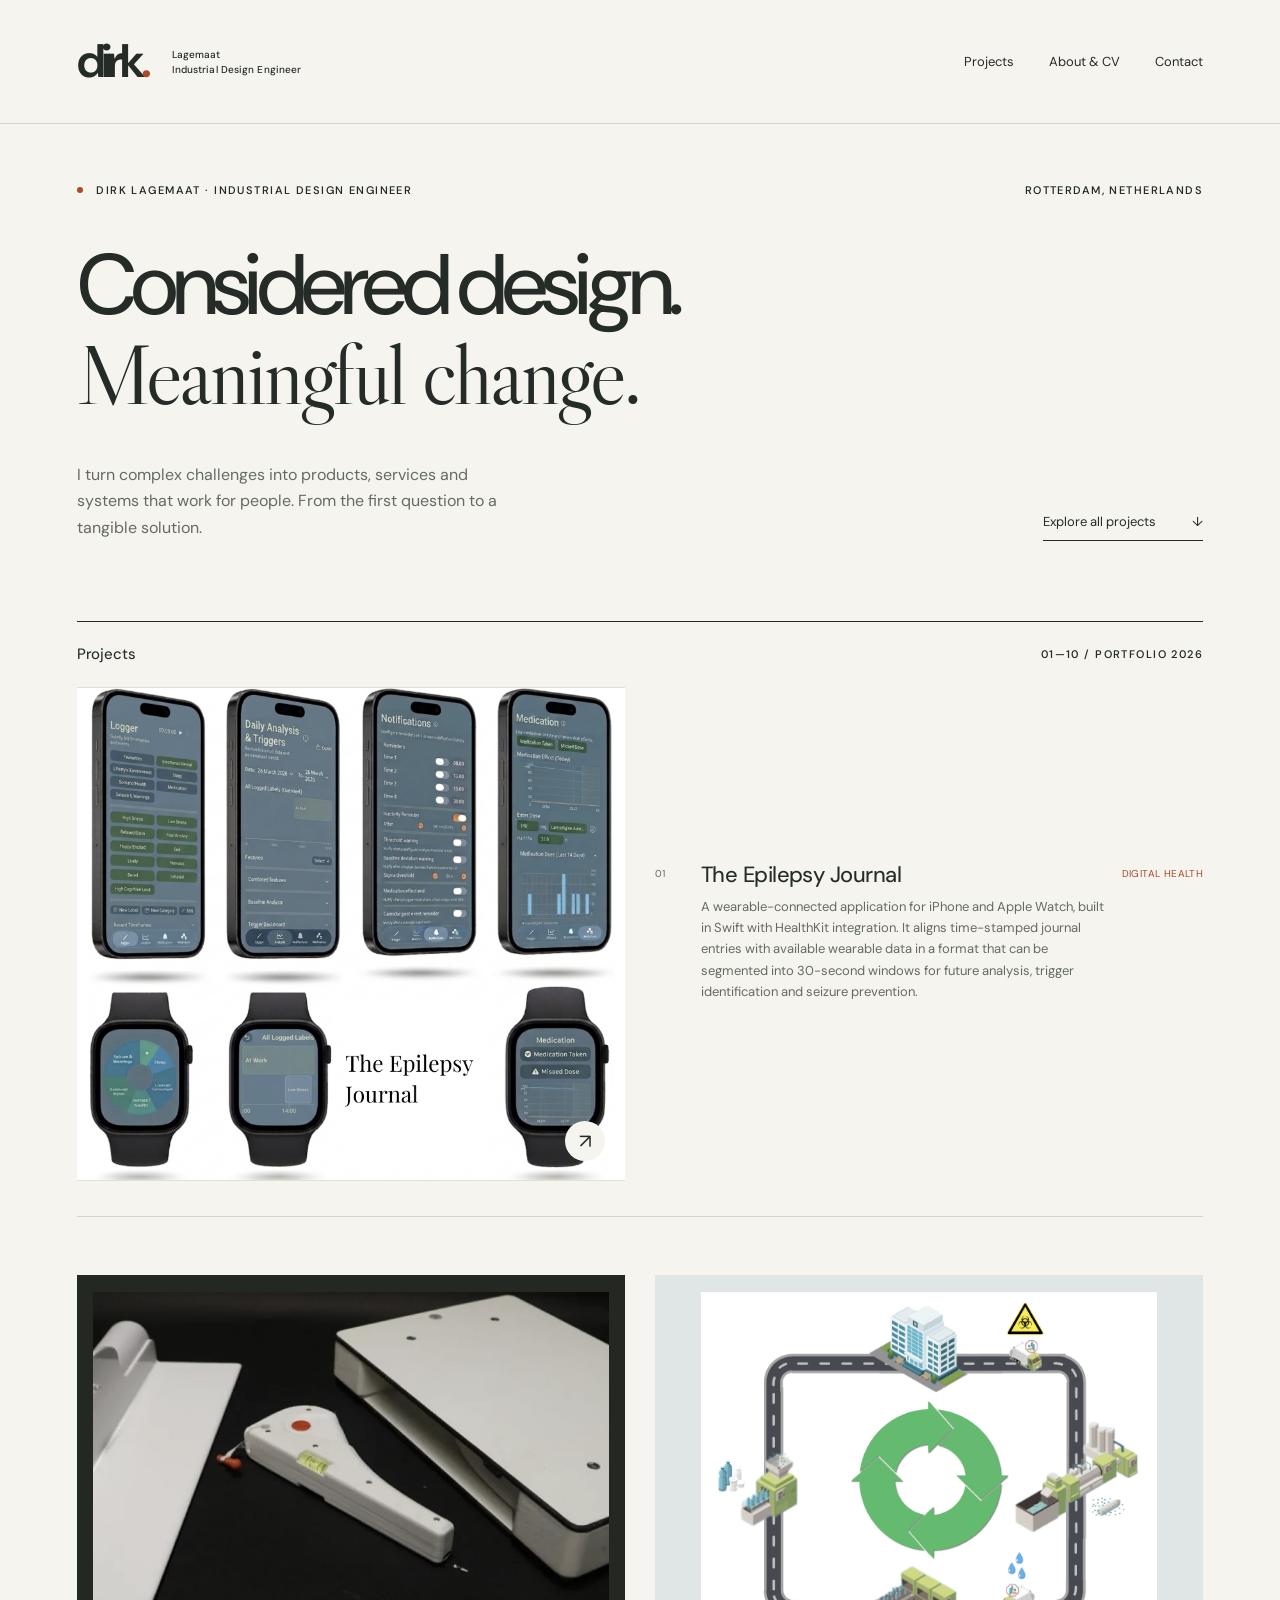
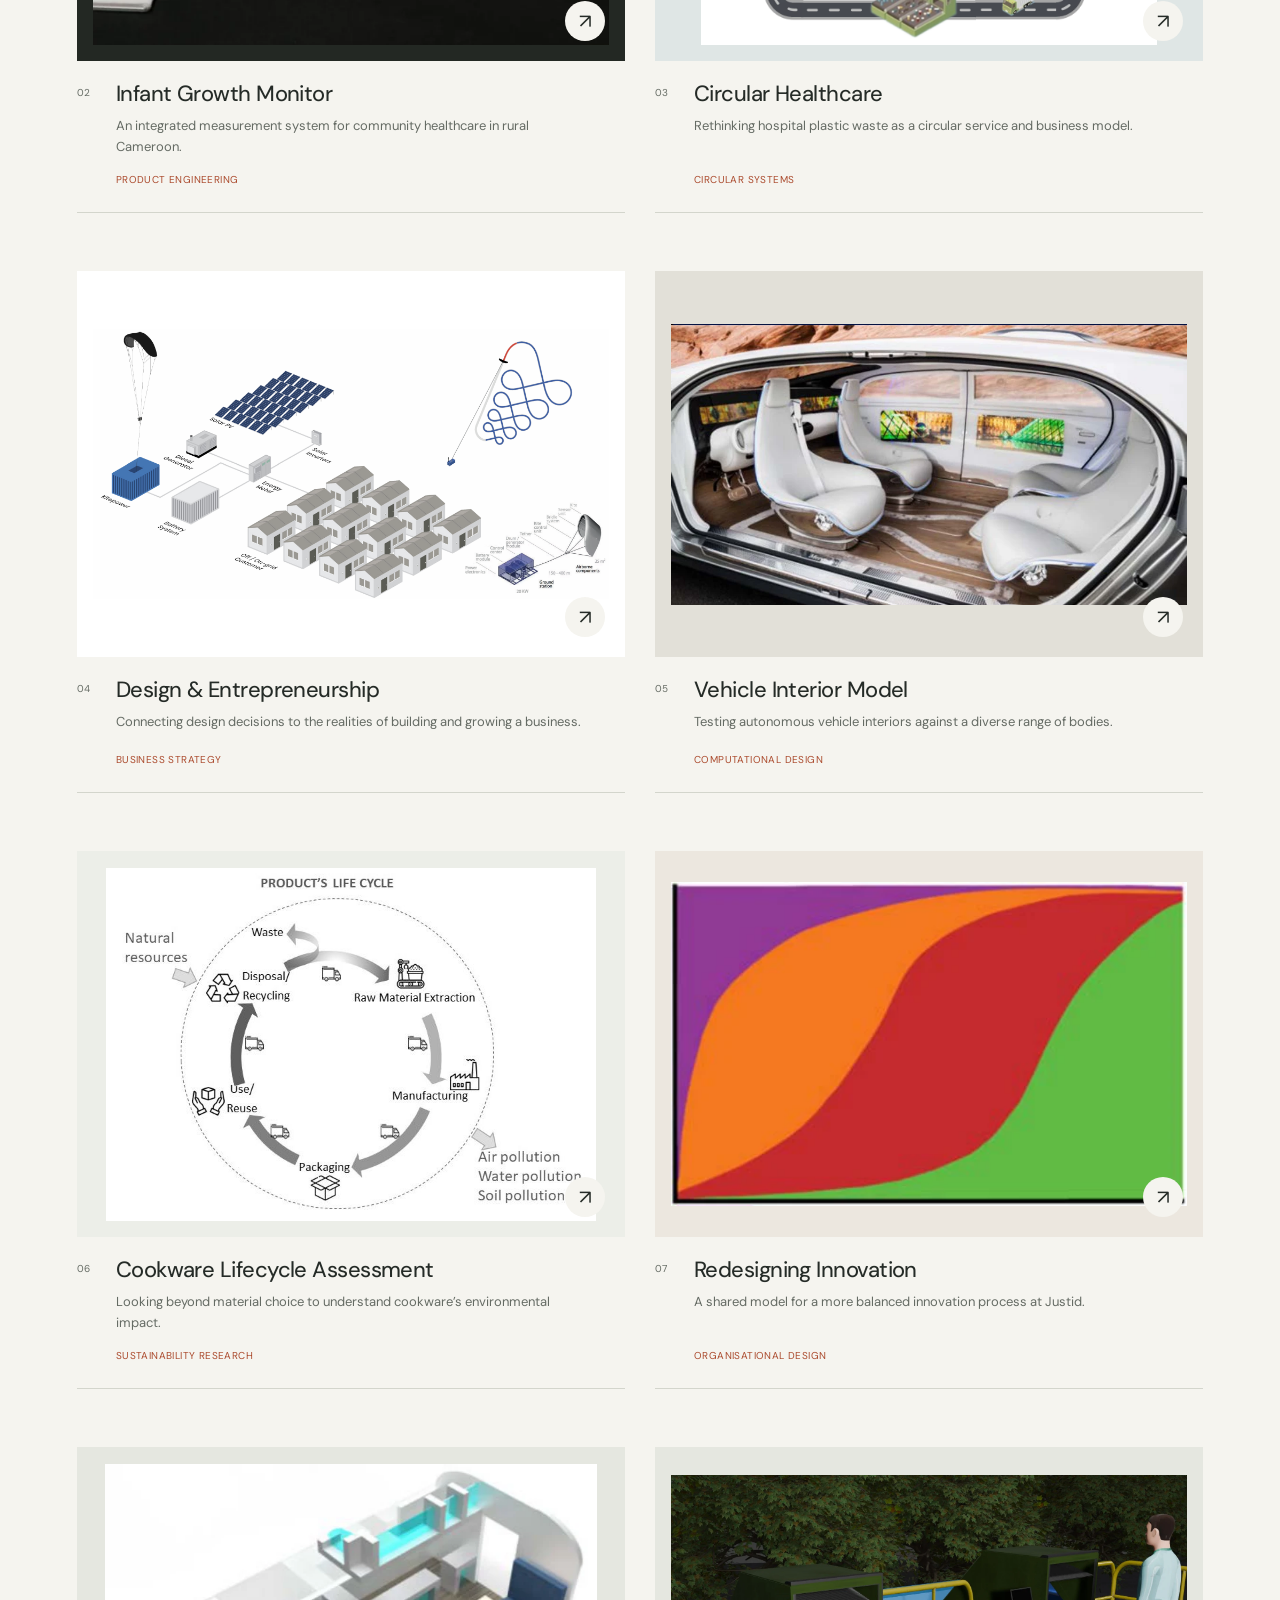
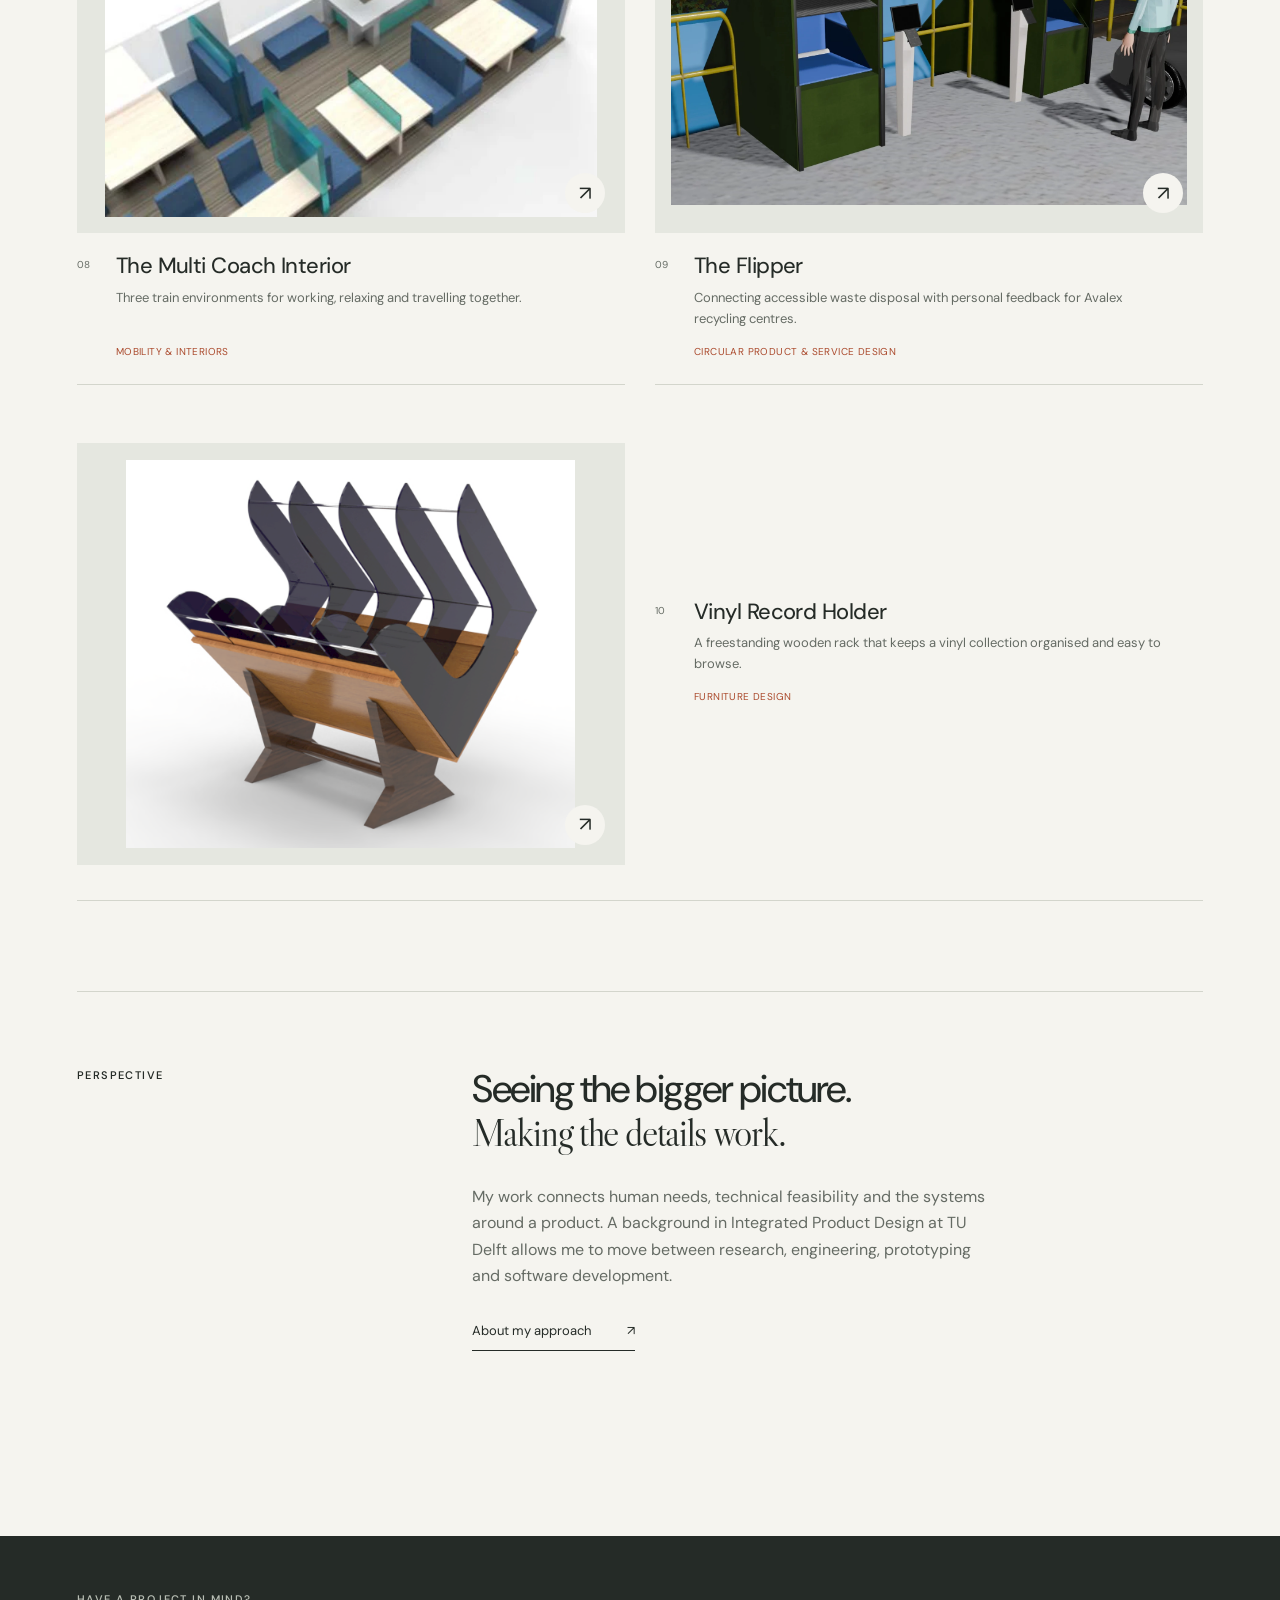
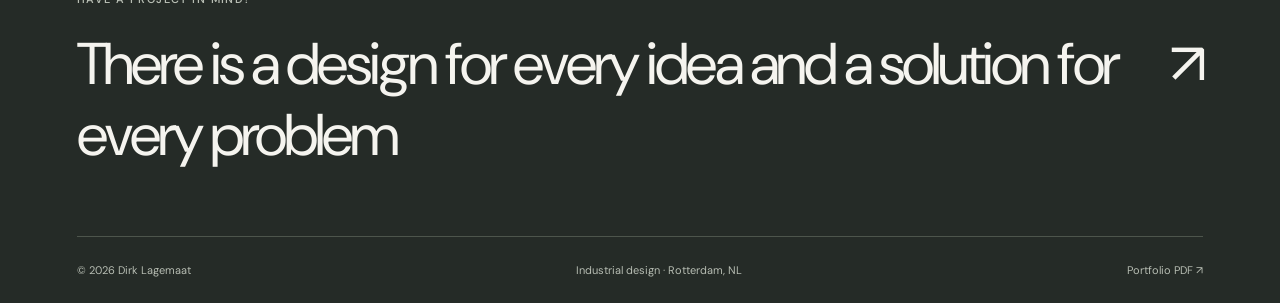
<file: index.html>
<!doctype html>
<html lang="en"><head><meta charset="utf-8"><meta name="viewport" content="width=device-width, initial-scale=1"><meta name="description" content="Dirk Lagemaat is an Industrial Design Engineer in Rotterdam, connecting human-centred research, engineering and systems thinking."><meta name="theme-color" content="#f5f4ef"><title>Industrial Design Engineer — Dirk Lagemaat</title><link rel="icon" href="favicon.svg" type="image/svg+xml"><link rel="stylesheet" href="style.css"></head>
<body><a class="skip" href="#main">Skip to content</a><header class="site-header"><a class="logo" href="index.html" aria-label="Dirk Lagemaat home">dirk<span class="logo-dot">.</span><span class="logo-name">Lagemaat<br>Industrial Design Engineer</span></a><nav aria-label="Main navigation"><a href="index.html#projects">Projects</a><a href="cv.html">About & CV</a><a href="contact.html">Contact</a></nav></header>
<main id="main"><section class="home-intro"><div class="intro-top"><p class="eyebrow"><span class="status-dot"></span> Dirk Lagemaat · Industrial Design Engineer</p><span class="eyebrow location">Rotterdam, Netherlands</span></div><h1>Considered design.<br><span class="serif">Meaningful change.</span></h1><div class="intro-bottom"><p>I turn complex challenges into products, services and systems that work for people. From the first question to a tangible solution.</p><a class="text-link" href="#projects">Explore all projects <span aria-hidden="true">↓</span></a></div></section><section class="selected" id="projects" aria-labelledby="selected-title"><div class="section-heading"><h2 id="selected-title">Projects</h2><span class="eyebrow">01—10 / Portfolio 2026</span></div><div class="project-grid"><a class="project-card" href="epilepsy-journal.html"><div class="project-image epilepsy-journal"><img src="images/epilepsy-journal-home.png" alt="The Epilepsy Journal app shown on four iPhone screens and three Apple Watch screens." width="1712" height="1536" loading="lazy" decoding="async"><span class="project-open" aria-hidden="true">↗</span></div><div class="project-info"><span class="project-number">01</span><div><h3>The Epilepsy Journal</h3><p>A wearable-connected application for iPhone and Apple Watch, built in Swift with HealthKit integration. It aligns time-stamped journal entries with available wearable data in a format that can be segmented into 30-second windows for future analysis, trigger identification and seizure prevention.</p></div><span class="category">Digital health</span></div></a><a class="project-card" href="growth-monitor.html"><div class="project-image growth-monitor"><img class="" src="images/growth-monitor.webp" alt="Prototype of the infant measuring mat, handheld measuring device and weighing scale arranged on a dark surface" width="1362" height="514" loading="lazy" decoding="async"><span class="project-open" aria-hidden="true">↗</span></div><div class="project-info"><span class="project-number">02</span><div><h3>Infant Growth Monitor</h3><p>An integrated measurement system for community healthcare in rural Cameroon.</p></div><span class="category">Product engineering</span></div></a><a class="project-card" href="circular-healthcare.html"><div class="project-image circular-healthcare"><img class="" src="images/circular-healthcare-card.png" alt="Circular healthcare recycling loop connecting the hospital, contaminated medical waste, decontamination, sorting and reusable products." width="1174" height="910" loading="lazy" decoding="async"><span class="project-open" aria-hidden="true">↗</span></div><div class="project-info"><span class="project-number">03</span><div><h3>Circular Healthcare</h3><p>Rethinking hospital plastic waste as a circular service and business model.</p></div><span class="category">Circular systems</span></div></a><a class="project-card" href="entrepreneurship.html"><div class="project-image entrepreneurship"><img src="images/entrepreneurship-home-kitepower.png" alt="Kitepower concept diagram showing an airborne wind energy system supplying off-grid homes." width="1932" height="1014" loading="lazy" decoding="async"><span class="project-open" aria-hidden="true">↗</span></div><div class="project-info"><span class="project-number">04</span><div><h3>Design & Entrepreneurship</h3><p>Connecting design decisions to the realities of building and growing a business.</p></div><span class="category">Business strategy</span></div></a><a class="project-card" href="ergonomics-model.html"><div class="project-image ergonomics-model"><img class="" src="images/vehicle-interior.webp" alt="Reference visual of a compact autonomous vehicle cabin with rotating seats" width="886" height="483" loading="lazy" decoding="async"><span class="project-open" aria-hidden="true">↗</span></div><div class="project-info"><span class="project-number">05</span><div><h3>Vehicle Interior Model</h3><p>Testing autonomous vehicle interiors against a diverse range of bodies.</p></div><span class="category">Computational design</span></div></a><a class="project-card" href="cookware-lca.html"><div class="project-image cookware-lca"><img src="images/cookware-lca-lifecycle.png" alt="Circular product life cycle diagram showing raw material extraction, manufacturing, packaging, use and reuse, recycling and environmental impacts" width="735" height="520" loading="lazy" decoding="async"><span class="project-open" aria-hidden="true">↗</span></div><div class="project-info"><span class="project-number">06</span><div><h3>Cookware Lifecycle Assessment</h3><p>Looking beyond material choice to understand cookware’s environmental impact.</p></div><span class="category">Sustainability research</span></div></a><a class="project-card" href="innovation-process.html"><div class="project-image innovation-process"><img class="" src="images/innovation-process.webp" alt="Colour diagram representing the four stages of the IDER innovation model" width="545" height="343" loading="lazy" decoding="async"><span class="project-open" aria-hidden="true">↗</span></div><div class="project-info"><span class="project-number">07</span><div><h3>Redesigning Innovation</h3><p>A shared model for a more balanced innovation process at Justid.</p></div><span class="category">Organisational design</span></div></a><a class="project-card" href="multi-coach.html"><div class="project-image multi-coach"><img class="" src="images/multi-coach.webp" alt="Rendered train interior with separated workstations and blue seats" width="665" height="478" loading="lazy" decoding="async"><span class="project-open" aria-hidden="true">↗</span></div><div class="project-info"><span class="project-number">08</span><div><h3>The Multi Coach Interior</h3><p>Three train environments for working, relaxing and travelling together.</p></div><span class="category">Mobility & interiors</span></div></a><a class="project-card" href="the-flipper.html"><div class="project-image flipper"><img src="images/flipper-context.webp" alt="The Flipper recycling stations beside the container platform at Avalex" width="1680" height="1077" loading="lazy" decoding="async"><span class="project-open" aria-hidden="true">↗</span></div><div class="project-info"><span class="project-number">09</span><div><h3>The Flipper</h3><p>Connecting accessible waste disposal with personal feedback for Avalex recycling centres.</p></div><span class="category">Circular product &amp; service design</span></div></a><a class="project-card" href="vinyl-record-holder.html"><div class="project-image vinyl-record-holder"><img src="images/vinyl-holder-render.png" alt="Rendered wooden vinyl record holder with sculpted dividers and a freestanding base" width="558" height="470" loading="lazy" decoding="async"><span class="project-open" aria-hidden="true">↗</span></div><div class="project-info"><span class="project-number">10</span><div><h3>Vinyl Record Holder</h3><p>A freestanding wooden rack that keeps a vinyl collection organised and easy to browse.</p></div><span class="category">Furniture design</span></div></a></div></section><section class="about-strip"><p class="eyebrow">Perspective</p><div><h2>Seeing the bigger picture.<br><span class="serif">Making the details work.</span></h2><p>My work connects human needs, technical feasibility and the systems around a product. A background in Integrated Product Design at TU Delft allows me to move between research, engineering, prototyping and software development.</p><a class="text-link" href="cv.html">About my approach <span aria-hidden="true">↗</span></a></div></section></main><footer class="site-footer"><div class="footer-top"><p class="eyebrow">Have a project in mind?</p><a class="footer-contact" href="contact.html">There is a design for every idea and a solution for every problem<span aria-hidden="true">↗</span></a></div><div class="footer-bottom"><span>© 2026 Dirk Lagemaat</span><span>Industrial design · Rotterdam, NL</span><a href="portfolio-dirk-lagemaat.pdf" target="_blank" rel="noopener">Portfolio PDF ↗</a></div></footer></body></html>
</file>
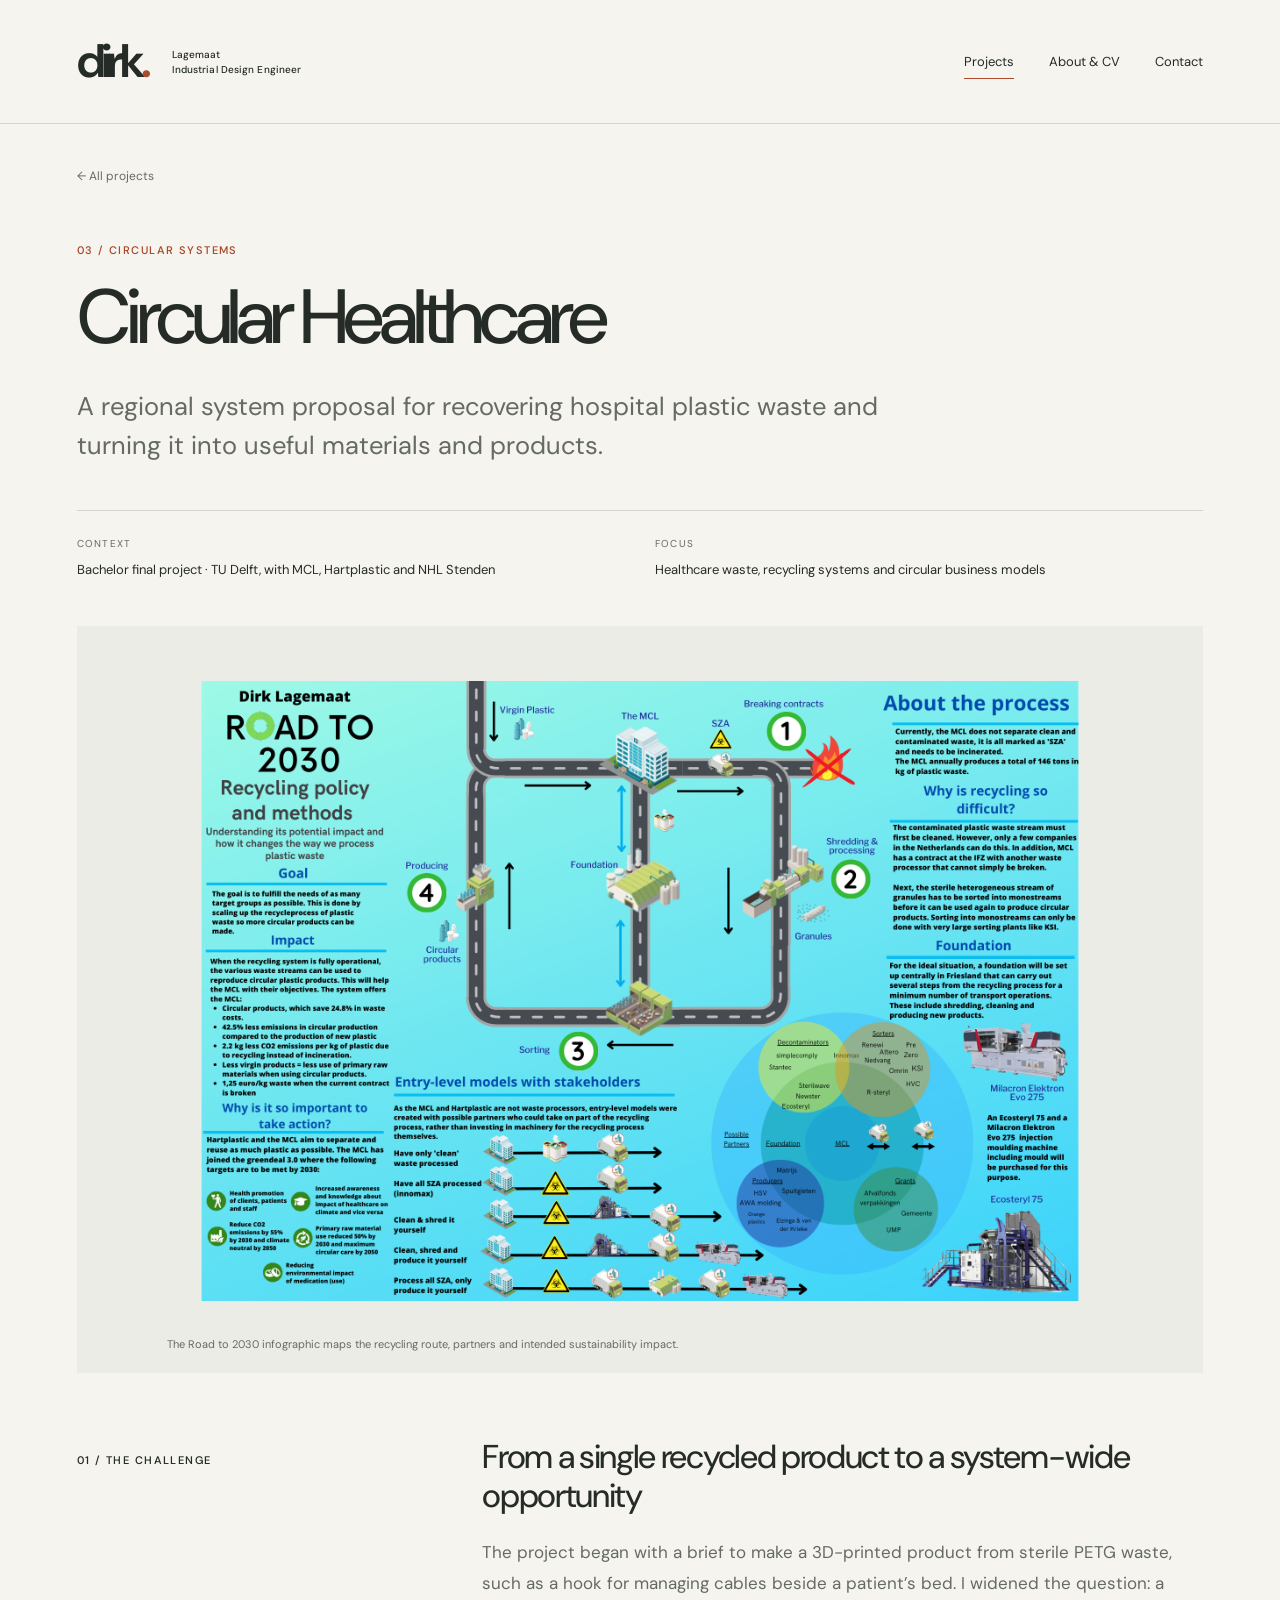
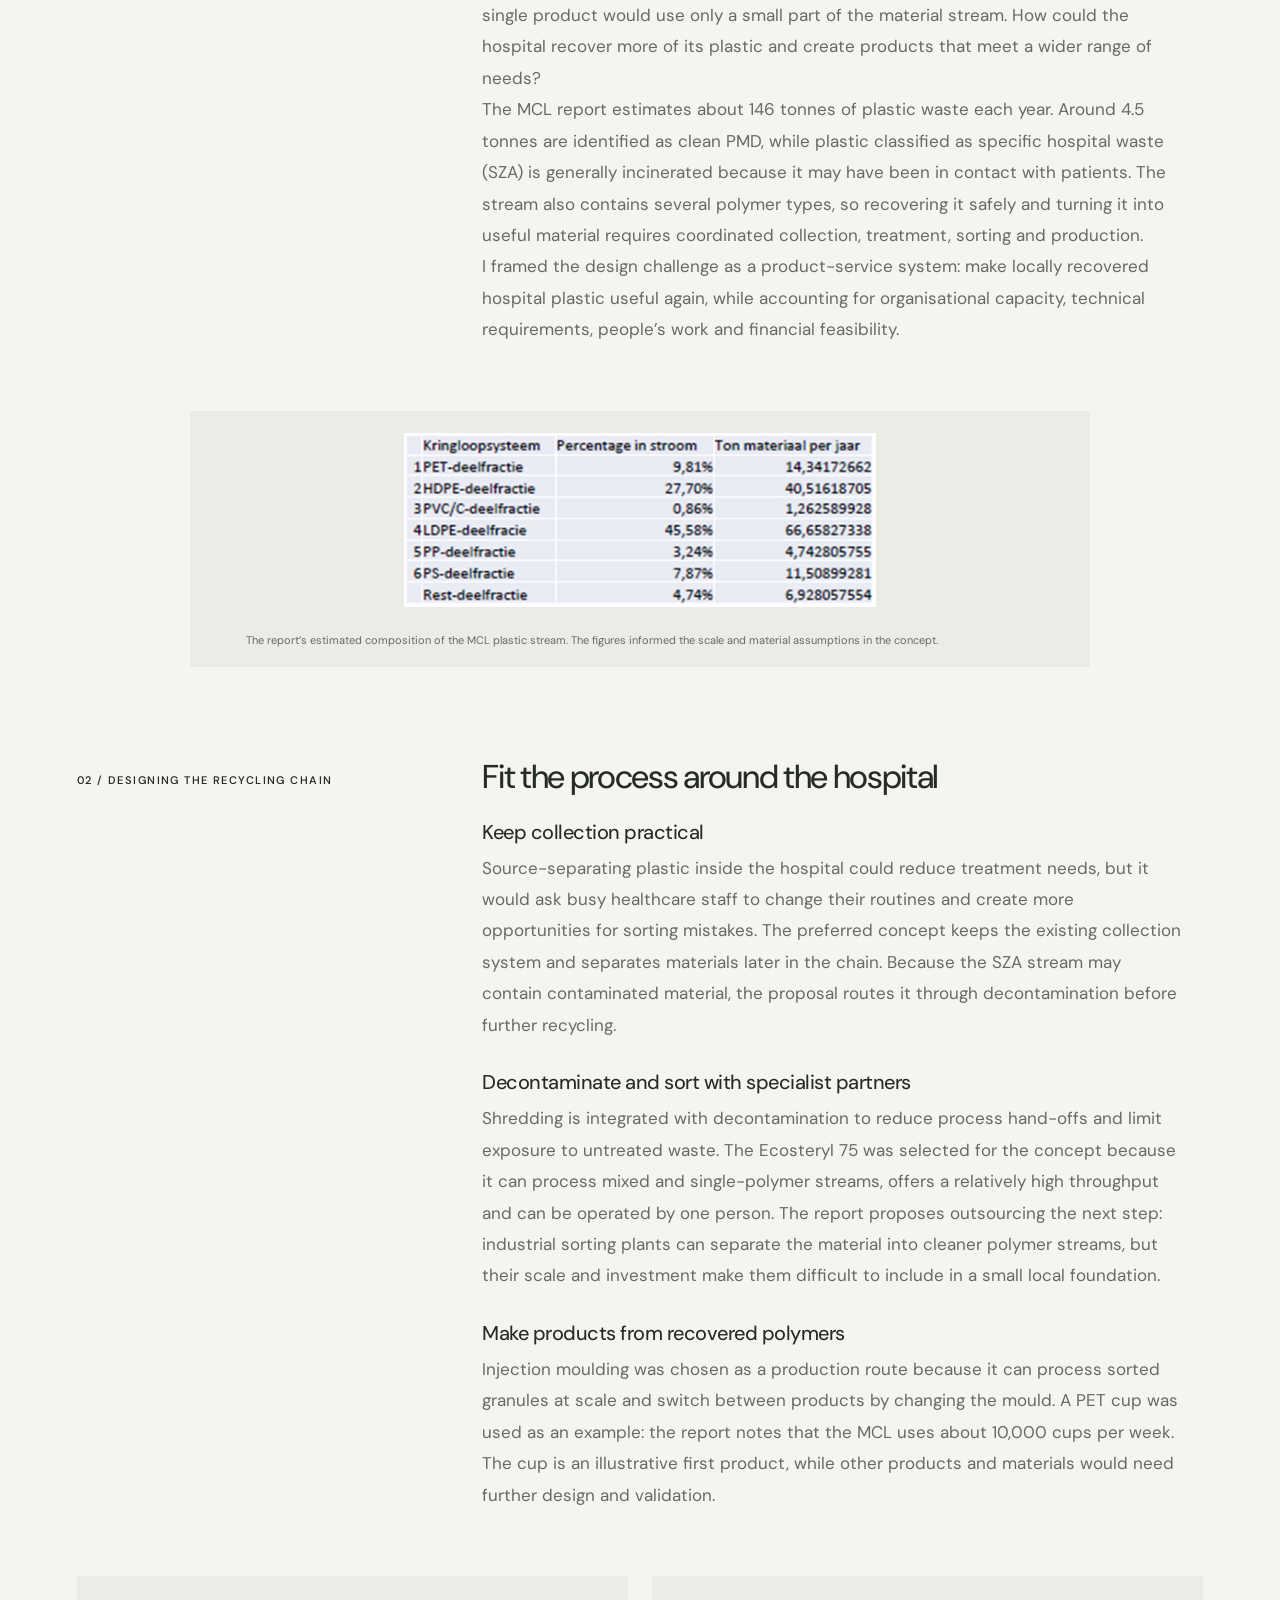
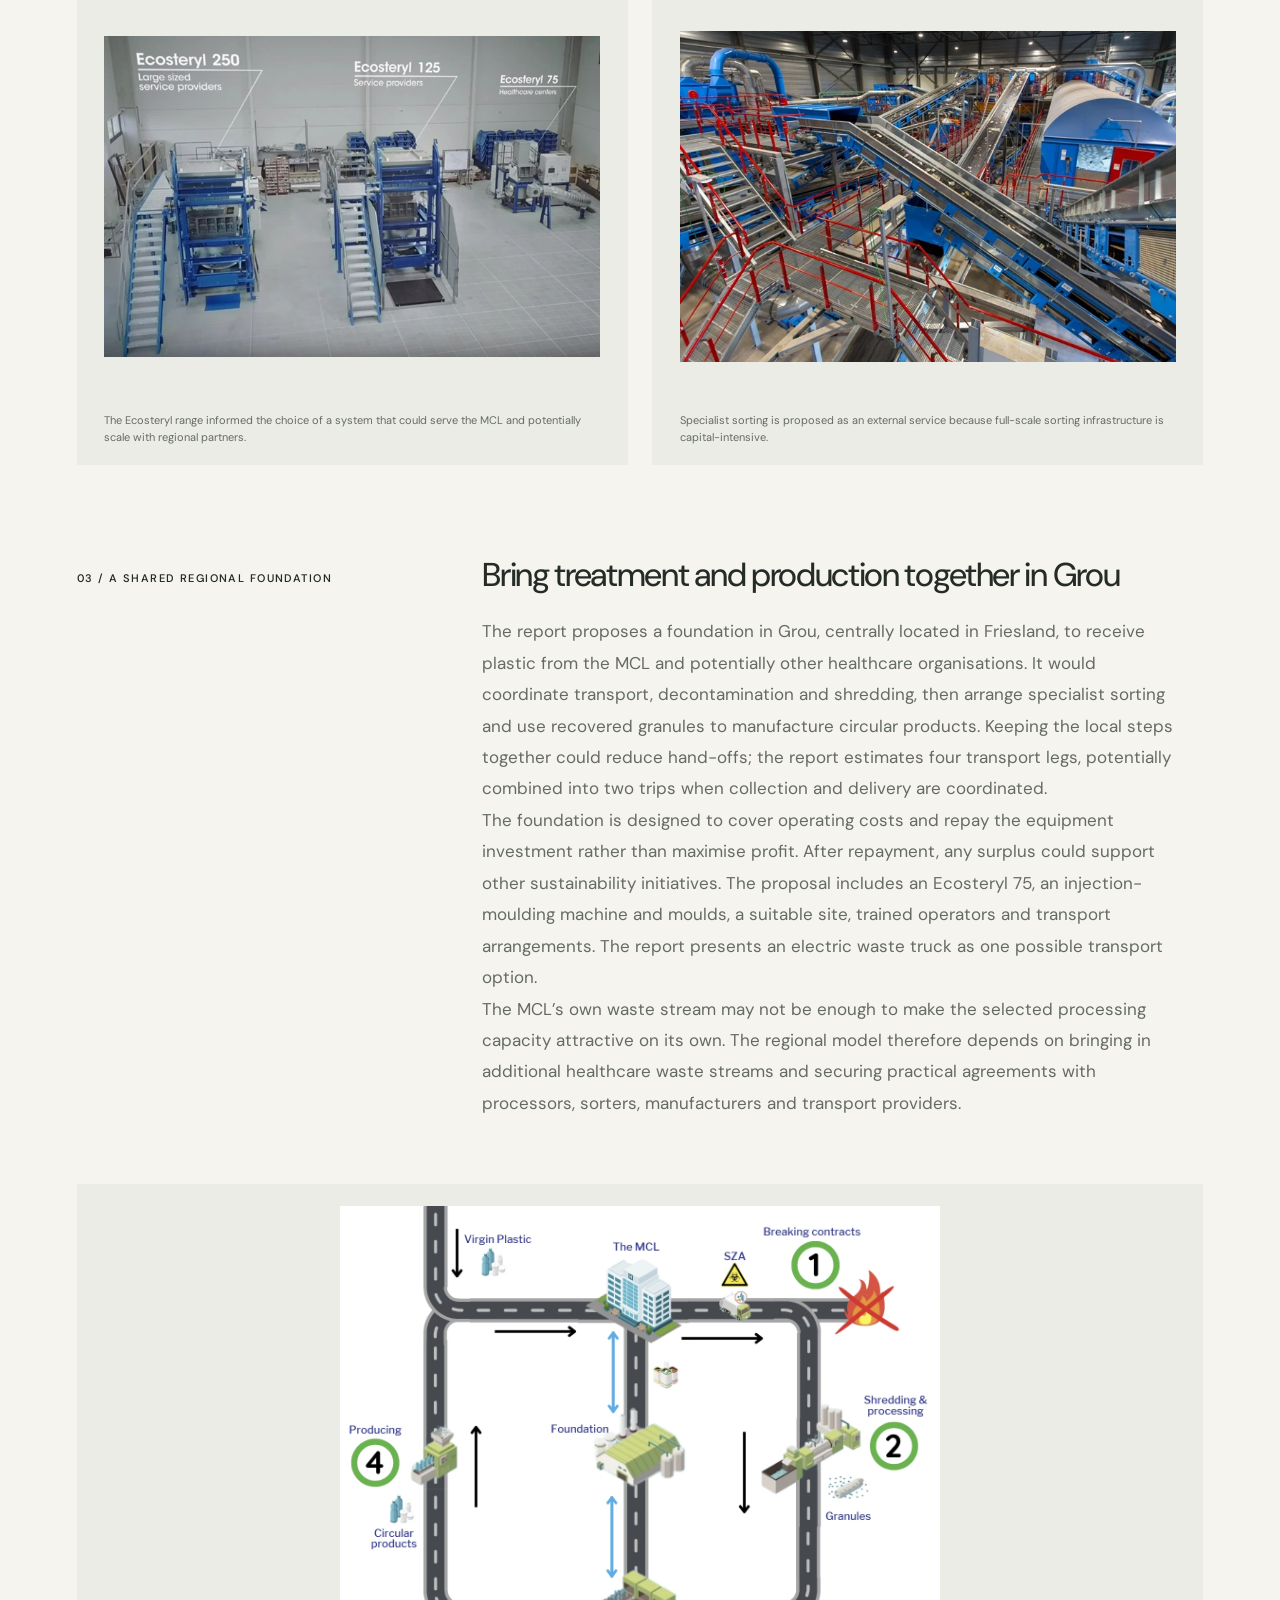
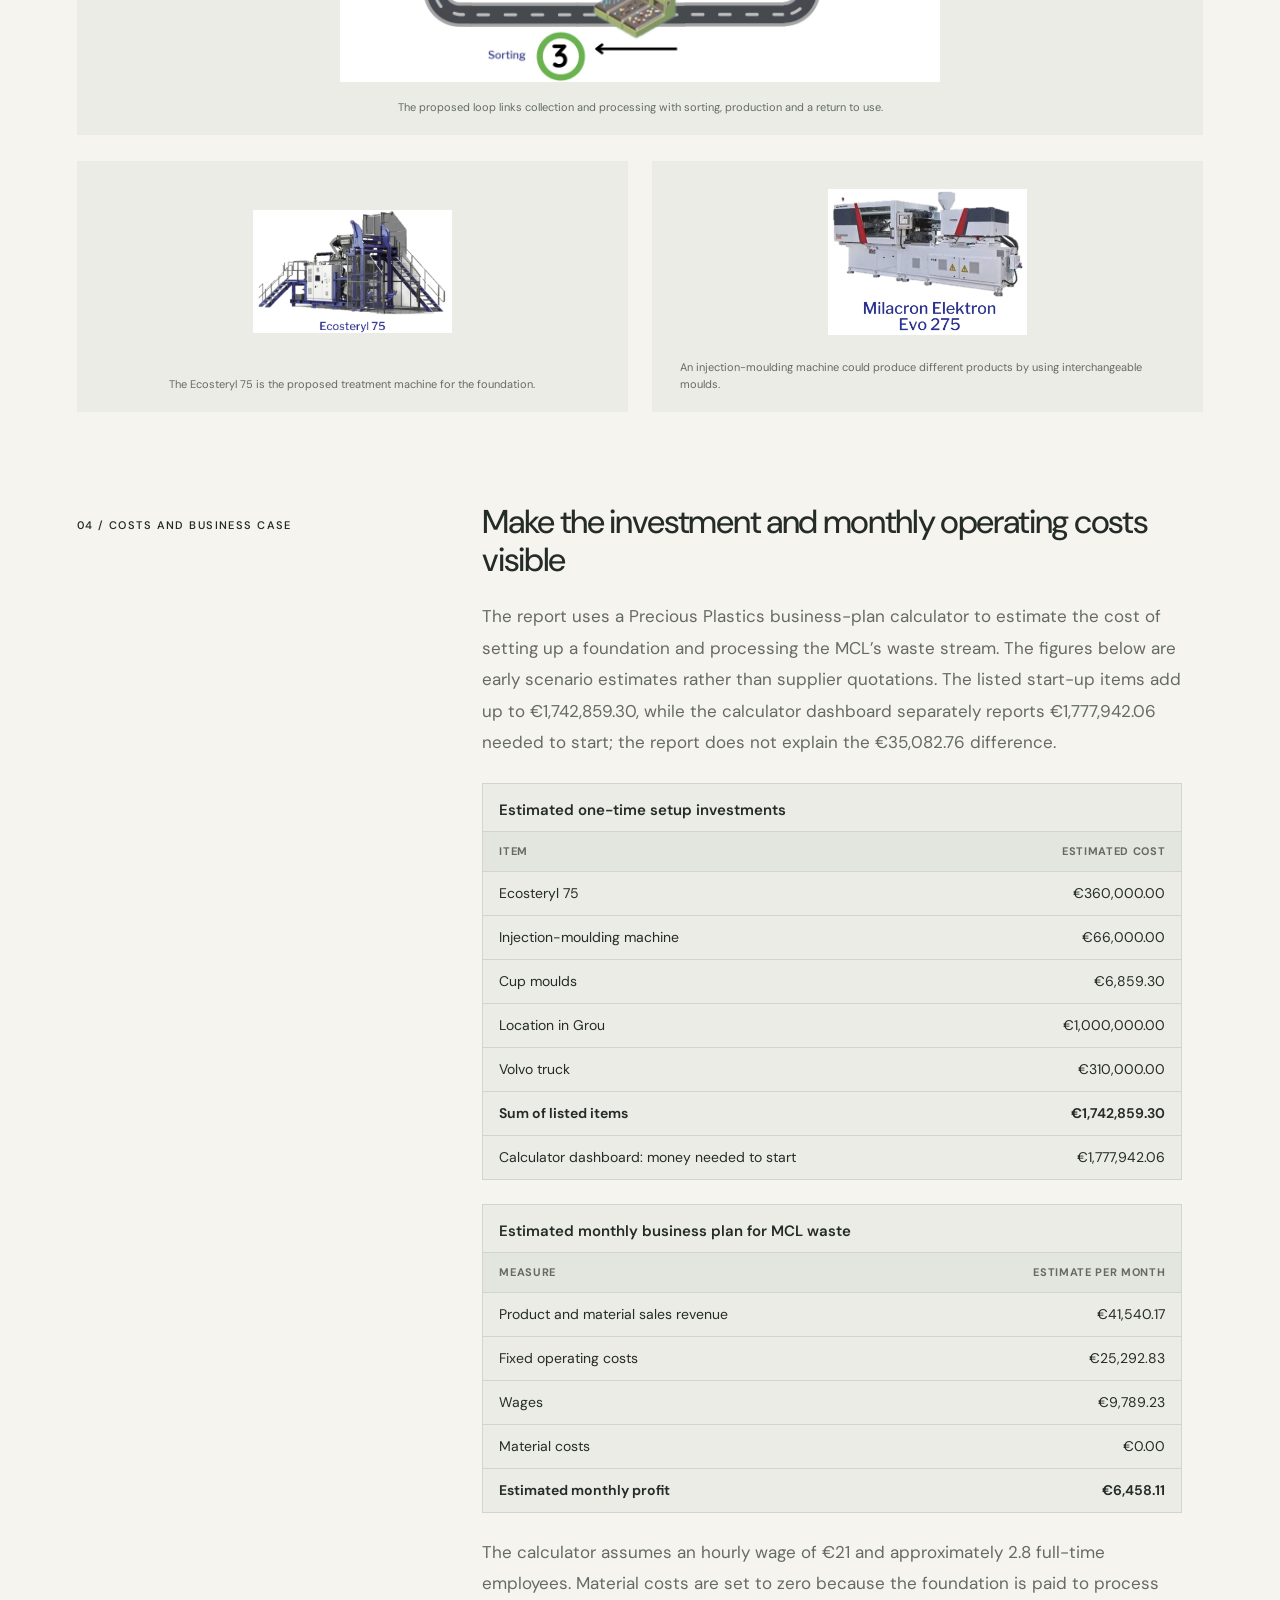
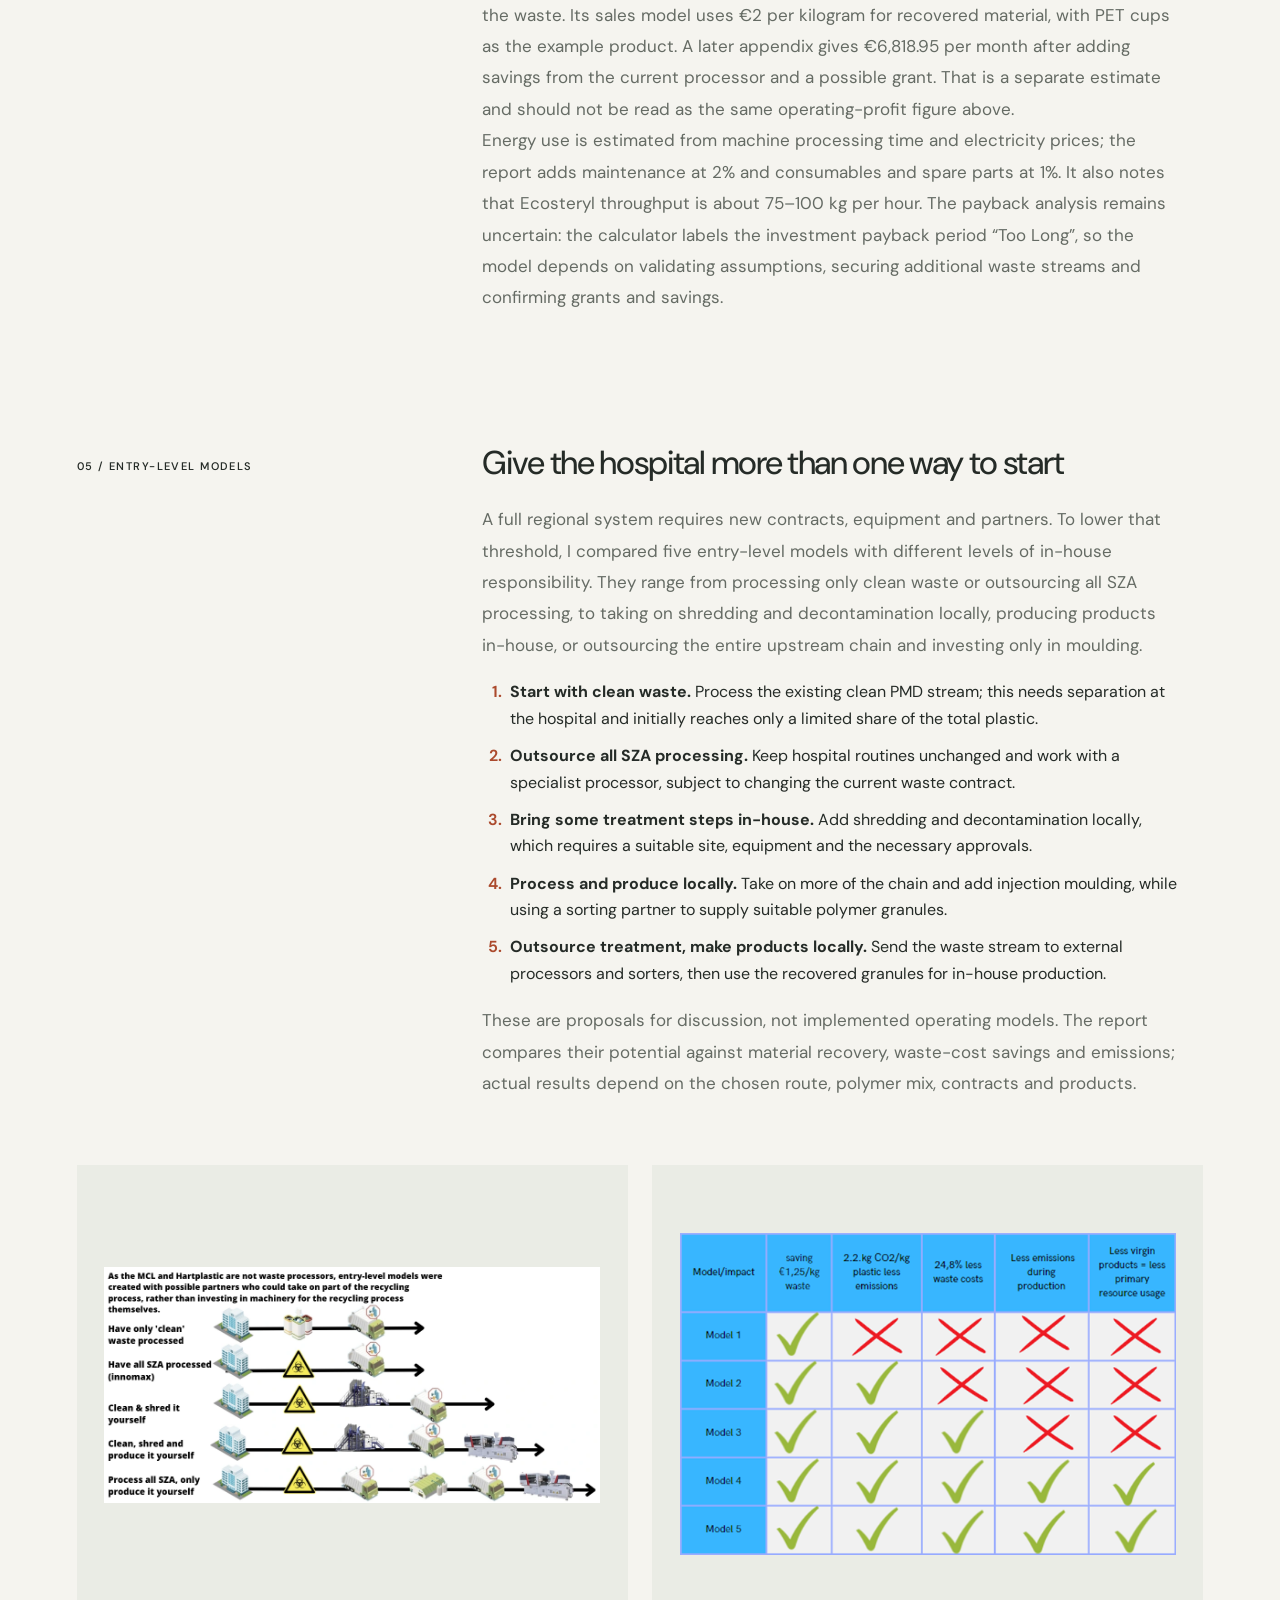
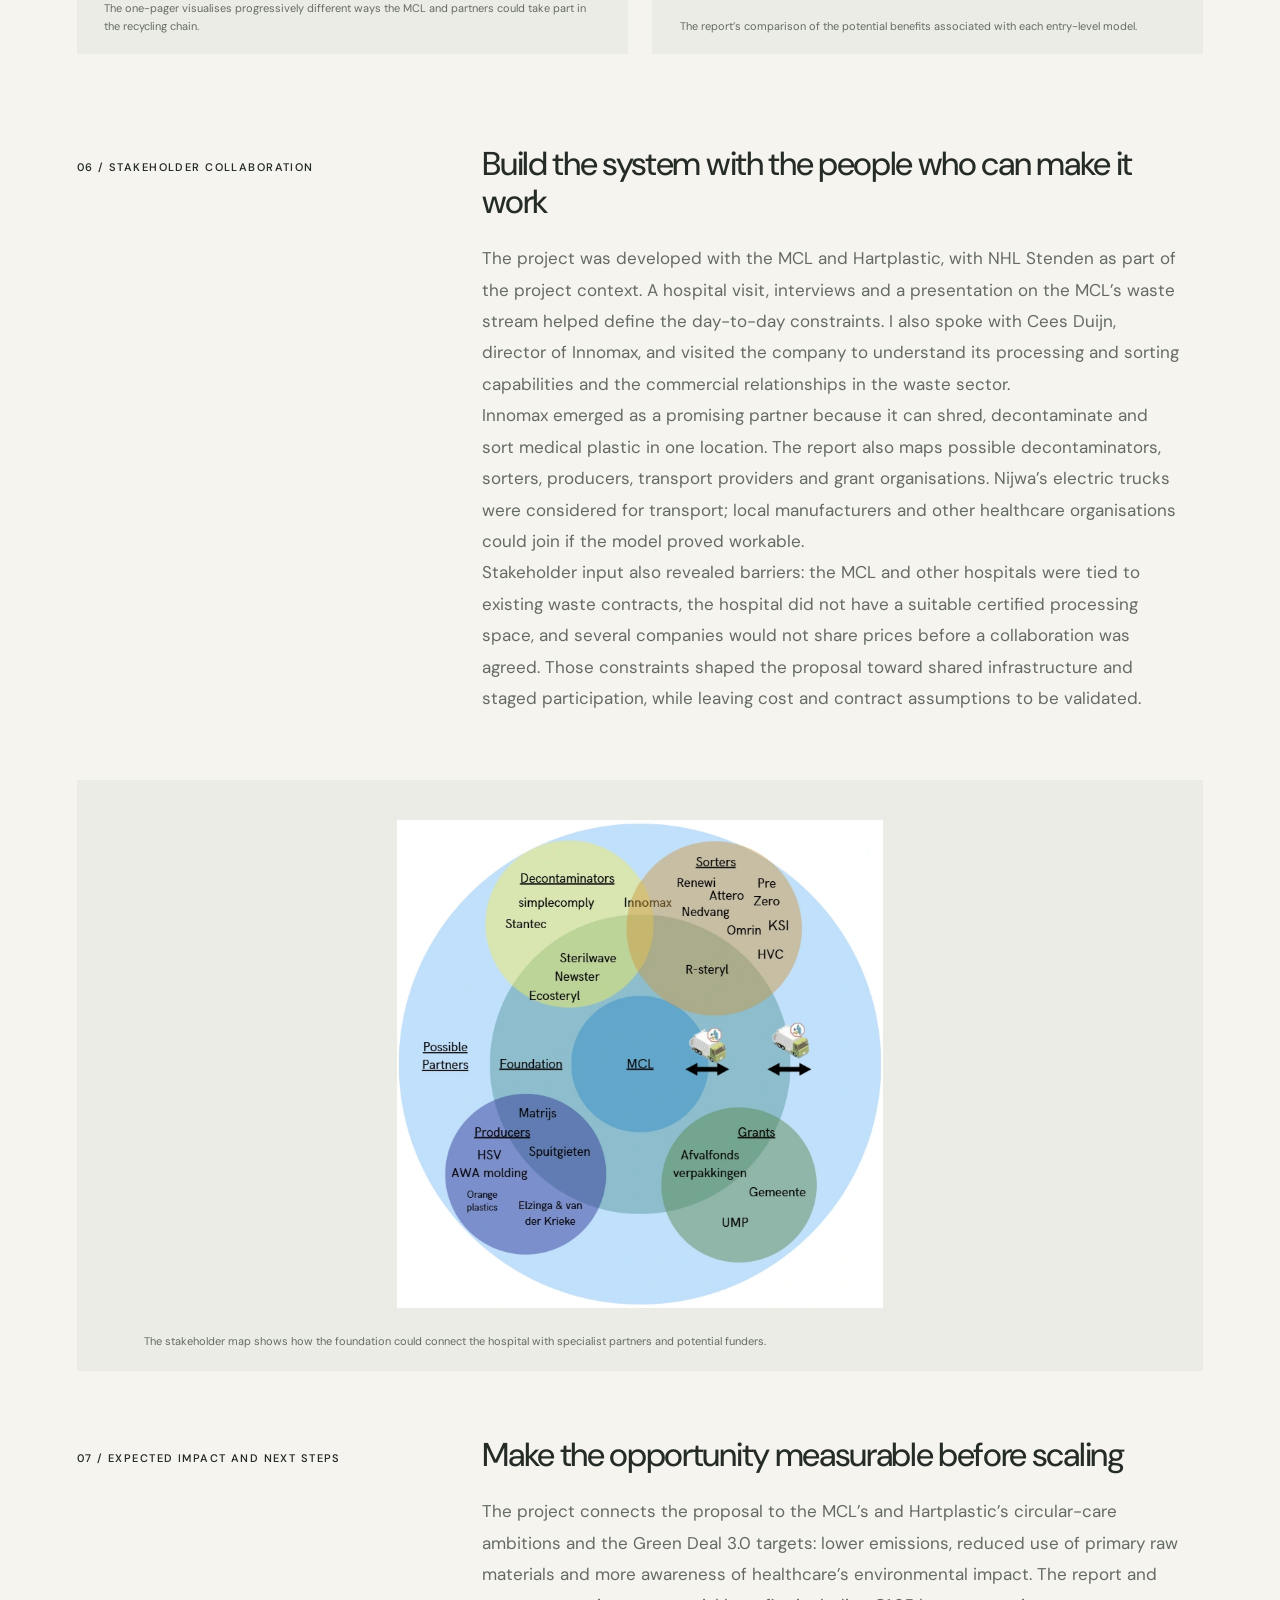
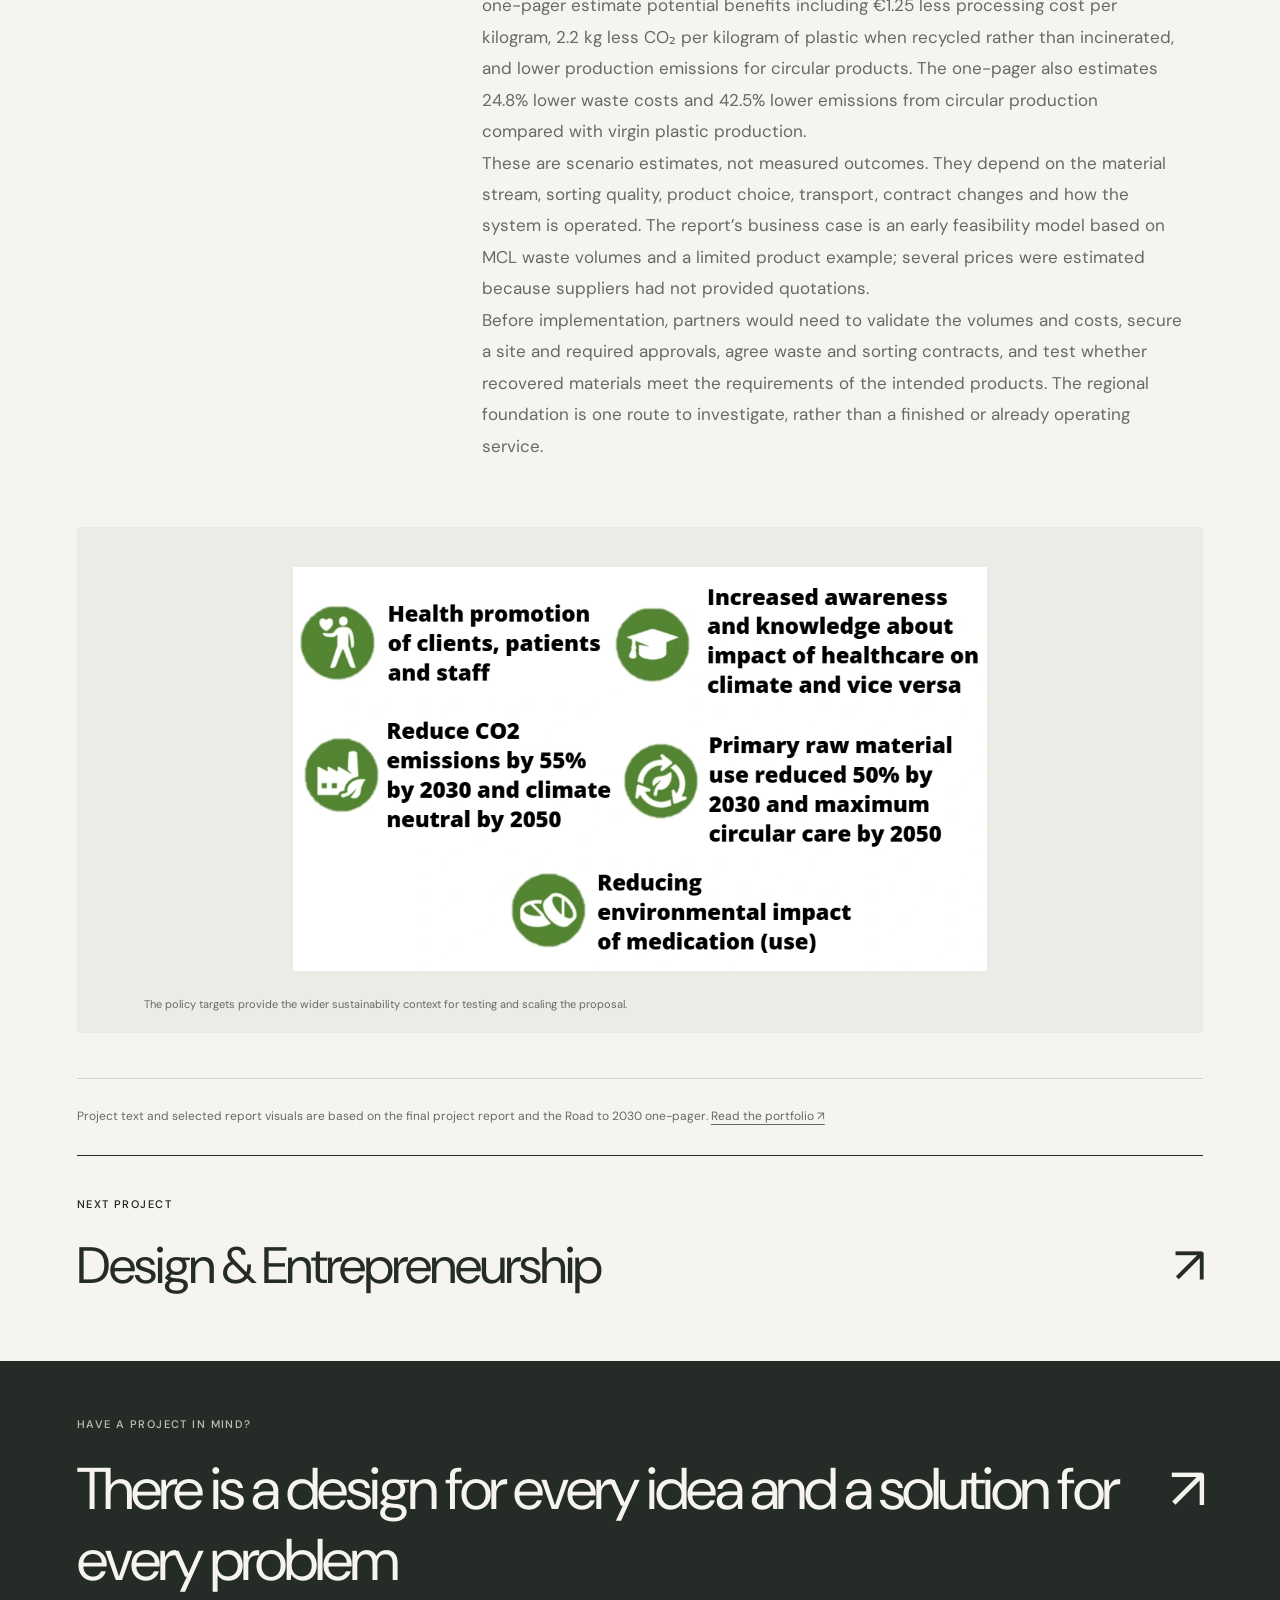
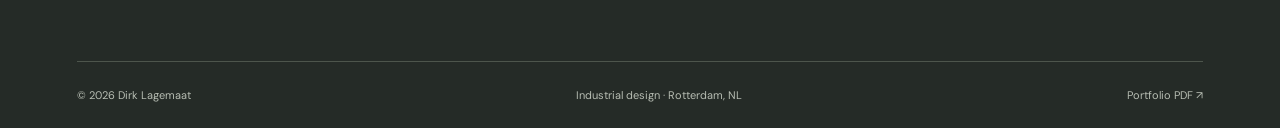
<file: circular-healthcare.html>
<!doctype html>
<html lang="en">
<head>
<meta charset="utf-8">
<meta name="viewport" content="width=device-width, initial-scale=1">
<meta name="description" content="A regional proposal to recover MCL hospital plastic waste through post-separation, decontamination, specialist sorting and circular production.">
<meta name="theme-color" content="#f5f4ef">
<title>Circular Healthcare — Dirk Lagemaat</title>
<link rel="icon" href="favicon.svg" type="image/svg+xml">
<link rel="stylesheet" href="style.css">
</head>
<body>
<a class="skip" href="#main">Skip to content</a>
<header class="site-header">
<a class="logo" href="index.html" aria-label="Dirk Lagemaat home">dirk<span class="logo-dot">.</span><span class="logo-name">Lagemaat<br>Industrial Design Engineer</span></a>
<nav aria-label="Main navigation"><a href="index.html#projects" aria-current="page">Projects</a><a href="cv.html">About &amp; CV</a><a href="contact.html">Contact</a></nav>
</header>
<main id="main">
<article>
<section class="case-intro">
<a class="back-link" href="index.html#projects">← All projects</a>
<p class="eyebrow">03 / Circular systems</p>
<h1>Circular Healthcare</h1>
<p class="case-lead">A regional system proposal for recovering hospital plastic waste and turning it into useful materials and products.</p>
<dl class="project-meta">
<div><dt>Context</dt><dd>Bachelor final project · TU Delft, with MCL, Hartplastic and NHL Stenden</dd></div>
<div><dt>Focus</dt><dd>Healthcare waste, recycling systems and circular business models</dd></div>
</dl>
</section>

<figure class="case-hero circular-healthcare case-image-reduced">
<img src="images/circular-healthcare-road-to-2030.png" alt="Road to 2030 infographic showing healthcare plastic waste, recycling steps, partner organisations, circular products and sustainability targets." width="2000" height="1414" fetchpriority="high" decoding="async">
<figcaption>The Road to 2030 infographic maps the recycling route, partners and intended sustainability impact.</figcaption>
</figure>

<section class="case-section">
<div class="case-label"><span class="eyebrow">01 / The challenge</span></div>
<div class="case-copy">
<h2>From a single recycled product to a system-wide opportunity</h2>
<p>The project began with a brief to make a 3D-printed product from sterile PETG waste, such as a hook for managing cables beside a patient’s bed. I widened the question: a single product would use only a small part of the material stream. How could the hospital recover more of its plastic and create products that meet a wider range of needs?</p>
<p>The MCL report estimates about 146 tonnes of plastic waste each year. Around 4.5 tonnes are identified as clean PMD, while plastic classified as specific hospital waste (SZA) is generally incinerated because it may have been in contact with patients. The stream also contains several polymer types, so recovering it safely and turning it into useful material requires coordinated collection, treatment, sorting and production.</p>
<p>I framed the design challenge as a product-service system: make locally recovered hospital plastic useful again, while accounting for organisational capacity, technical requirements, people’s work and financial feasibility.</p>
</div>
</section>
<figure class="case-figure circular-data-figure circular-waste-image">
<img src="images/circular-waste-streams.png" alt="Table of estimated annual MCL plastic waste by material stream: PET, HDPE, PVC, LDPE, PP, PS and residual fractions, adding up to about 146 tonnes." width="513" height="189" loading="lazy" decoding="async">
<figcaption>The report’s estimated composition of the MCL plastic stream. The figures informed the scale and material assumptions in the concept.</figcaption>
</figure>

<section class="case-section">
<div class="case-label"><span class="eyebrow">02 / Designing the recycling chain</span></div>
<div class="case-copy">
<h2>Fit the process around the hospital</h2>
<h3>Keep collection practical</h3>
<p>Source-separating plastic inside the hospital could reduce treatment needs, but it would ask busy healthcare staff to change their routines and create more opportunities for sorting mistakes. The preferred concept keeps the existing collection system and separates materials later in the chain. Because the SZA stream may contain contaminated material, the proposal routes it through decontamination before further recycling.</p>
<h3>Decontaminate and sort with specialist partners</h3>
<p>Shredding is integrated with decontamination to reduce process hand-offs and limit exposure to untreated waste. The Ecosteryl 75 was selected for the concept because it can process mixed and single-polymer streams, offers a relatively high throughput and can be operated by one person. The report proposes outsourcing the next step: industrial sorting plants can separate the material into cleaner polymer streams, but their scale and investment make them difficult to include in a small local foundation.</p>
<h3>Make products from recovered polymers</h3>
<p>Injection moulding was chosen as a production route because it can process sorted granules at scale and switch between products by changing the mould. A PET cup was used as an example: the report notes that the MCL uses about 10,000 cups per week. The cup is an illustrative first product, while other products and materials would need further design and validation.</p>
</div>
</section>
<div class="circular-image-pair">
<figure class="case-figure">
<img src="images/circular-ecosteryl-range.webp" alt="Three Ecosteryl medical-waste processing systems shown at different capacities, including the Ecosteryl 75 selected for the concept." width="693" height="448" loading="lazy" decoding="async">
<figcaption>The Ecosteryl range informed the choice of a system that could serve the MCL and potentially scale with regional partners.</figcaption>
</figure>
<figure class="case-figure">
<img src="images/circular-sorting-plant.webp" alt="Interior of an industrial plastic-sorting plant with conveyor belts and sorting equipment." width="693" height="462" loading="lazy" decoding="async">
<figcaption>Specialist sorting is proposed as an external service because full-scale sorting infrastructure is capital-intensive.</figcaption>
</figure>
</div>

<section class="case-section">
<div class="case-label"><span class="eyebrow">03 / A shared regional foundation</span></div>
<div class="case-copy">
<h2>Bring treatment and production together in Grou</h2>
<p>The report proposes a foundation in Grou, centrally located in Friesland, to receive plastic from the MCL and potentially other healthcare organisations. It would coordinate transport, decontamination and shredding, then arrange specialist sorting and use recovered granules to manufacture circular products. Keeping the local steps together could reduce hand-offs; the report estimates four transport legs, potentially combined into two trips when collection and delivery are coordinated.</p>
<p>The foundation is designed to cover operating costs and repay the equipment investment rather than maximise profit. After repayment, any surplus could support other sustainability initiatives. The proposal includes an Ecosteryl 75, an injection-moulding machine and moulds, a suitable site, trained operators and transport arrangements. The report presents an electric waste truck as one possible transport option.</p>
<p>The MCL’s own waste stream may not be enough to make the selected processing capacity attractive on its own. The regional model therefore depends on bringing in additional healthcare waste streams and securing practical agreements with processors, sorters, manufacturers and transport providers.</p>
</div>
</section>
<div class="circular-image-pair">
<figure class="case-figure circular-roadmap-image">
<img src="images/circular-road-to-2030.webp" alt="Roadmap connecting virgin plastic and hospital waste to processing, sorting, a proposed foundation and new circular products." width="1266" height="1004" loading="lazy" decoding="async">
<figcaption>The proposed loop links collection and processing with sorting, production and a return to use.</figcaption>
</figure>
</div>
<div class="circular-image-pair circular-machine-pair">
<figure class="case-figure">
<img src="images/circular-machine-ecoteryl.webp" alt="Ecoteryl 75 recycling machine proposed for decontaminating hospital plastic waste." width="1098" height="682" loading="lazy" decoding="async">
<figcaption>The Ecosteryl 75 is the proposed treatment machine for the foundation.</figcaption>
</figure>
<figure class="case-figure">
<img src="images/circular-machine-milacron.webp" alt="Milacron Elektron injection-moulding machine proposed for manufacturing products from sorted plastic granules." width="760" height="560" loading="lazy" decoding="async">
<figcaption>An injection-moulding machine could produce different products by using interchangeable moulds.</figcaption>
</figure>
</div>

<section class="case-section">
<div class="case-label"><span class="eyebrow">04 / Costs and business case</span></div>
<div class="case-copy">
<h2>Make the investment and monthly operating costs visible</h2>
<p>The report uses a Precious Plastics business-plan calculator to estimate the cost of setting up a foundation and processing the MCL’s waste stream. The figures below are early scenario estimates rather than supplier quotations. The listed start-up items add up to €1,742,859.30, while the calculator dashboard separately reports €1,777,942.06 needed to start; the report does not explain the €35,082.76 difference.</p>
<div class="circular-table-wrap" role="region" aria-label="One-time setup investments" tabindex="0">
<table class="circular-cost-table">
<caption>Estimated one-time setup investments</caption>
<thead><tr><th scope="col">Item</th><th scope="col">Estimated cost</th></tr></thead>
<tbody>
<tr><td>Ecosteryl 75</td><td>€360,000.00</td></tr>
<tr><td>Injection-moulding machine</td><td>€66,000.00</td></tr>
<tr><td>Cup moulds</td><td>€6,859.30</td></tr>
<tr><td>Location in Grou</td><td>€1,000,000.00</td></tr>
<tr><td>Volvo truck</td><td>€310,000.00</td></tr>
<tr class="circular-table-total"><th scope="row">Sum of listed items</th><td>€1,742,859.30</td></tr>
<tr><td>Calculator dashboard: money needed to start</td><td>€1,777,942.06</td></tr>
</tbody>
</table>
</div>
<div class="circular-table-wrap" role="region" aria-label="Estimated monthly business plan" tabindex="0">
<table class="circular-cost-table">
<caption>Estimated monthly business plan for MCL waste</caption>
<thead><tr><th scope="col">Measure</th><th scope="col">Estimate per month</th></tr></thead>
<tbody>
<tr><td>Product and material sales revenue</td><td>€41,540.17</td></tr>
<tr><td>Fixed operating costs</td><td>€25,292.83</td></tr>
<tr><td>Wages</td><td>€9,789.23</td></tr>
<tr><td>Material costs</td><td>€0.00</td></tr>
<tr class="circular-table-total"><th scope="row">Estimated monthly profit</th><td>€6,458.11</td></tr>
</tbody>
</table>
</div>
<p>The calculator assumes an hourly wage of €21 and approximately 2.8 full-time employees. Material costs are set to zero because the foundation is paid to process the waste. Its sales model uses €2 per kilogram for recovered material, with PET cups as the example product. A later appendix gives €6,818.95 per month after adding savings from the current processor and a possible grant. That is a separate estimate and should not be read as the same operating-profit figure above.</p>
<p>Energy use is estimated from machine processing time and electricity prices; the report adds maintenance at 2% and consumables and spare parts at 1%. It also notes that Ecosteryl throughput is about 75–100 kg per hour. The payback analysis remains uncertain: the calculator labels the investment payback period “Too Long”, so the model depends on validating assumptions, securing additional waste streams and confirming grants and savings.</p>
</div>
</section>

<section class="case-section">
<div class="case-label"><span class="eyebrow">05 / Entry-level models</span></div>
<div class="case-copy">
<h2>Give the hospital more than one way to start</h2>
<p>A full regional system requires new contracts, equipment and partners. To lower that threshold, I compared five entry-level models with different levels of in-house responsibility. They range from processing only clean waste or outsourcing all SZA processing, to taking on shredding and decontamination locally, producing products in-house, or outsourcing the entire upstream chain and investing only in moulding.</p>
<ol class="circular-model-list">
<li><strong>Start with clean waste.</strong> Process the existing clean PMD stream; this needs separation at the hospital and initially reaches only a limited share of the total plastic.</li>
<li><strong>Outsource all SZA processing.</strong> Keep hospital routines unchanged and work with a specialist processor, subject to changing the current waste contract.</li>
<li><strong>Bring some treatment steps in-house.</strong> Add shredding and decontamination locally, which requires a suitable site, equipment and the necessary approvals.</li>
<li><strong>Process and produce locally.</strong> Take on more of the chain and add injection moulding, while using a sorting partner to supply suitable polymer granules.</li>
<li><strong>Outsource treatment, make products locally.</strong> Send the waste stream to external processors and sorters, then use the recovered granules for in-house production.</li>
</ol>
<p>These are proposals for discussion, not implemented operating models. The report compares their potential against material recovery, waste-cost savings and emissions; actual results depend on the chosen route, polymer mix, contracts and products.</p>
</div>
</section>
<div class="circular-image-pair">
<figure class="case-figure">
<img src="images/circular-entry-models.webp" alt="Five possible entry-level recycling models, from processing clean waste to outsourcing treatment and making products from recovered granules." width="1086" height="516" loading="lazy" decoding="async">
<figcaption>The one-pager visualises progressively different ways the MCL and partners could take part in the recycling chain.</figcaption>
</figure>
<figure class="case-figure">
<img src="images/circular-entry-model-impact.png" alt="Comparison table showing which of five models may save processing costs, reduce incineration emissions, lower production emissions and reduce virgin-material use." width="641" height="416" loading="lazy" decoding="async">
<figcaption>The report’s comparison of the potential benefits associated with each entry-level model.</figcaption>
</figure>
</div>

<section class="case-section">
<div class="case-label"><span class="eyebrow">06 / Stakeholder collaboration</span></div>
<div class="case-copy">
<h2>Build the system with the people who can make it work</h2>
<p>The project was developed with the MCL and Hartplastic, with NHL Stenden as part of the project context. A hospital visit, interviews and a presentation on the MCL’s waste stream helped define the day-to-day constraints. I also spoke with Cees Duijn, director of Innomax, and visited the company to understand its processing and sorting capabilities and the commercial relationships in the waste sector.</p>
<p>Innomax emerged as a promising partner because it can shred, decontaminate and sort medical plastic in one location. The report also maps possible decontaminators, sorters, producers, transport providers and grant organisations. Nijwa’s electric trucks were considered for transport; local manufacturers and other healthcare organisations could join if the model proved workable.</p>
<p>Stakeholder input also revealed barriers: the MCL and other hospitals were tied to existing waste contracts, the hospital did not have a suitable certified processing space, and several companies would not share prices before a collaboration was agreed. Those constraints shaped the proposal toward shared infrastructure and staged participation, while leaving cost and contract assumptions to be validated.</p>
</div>
</section>
<figure class="case-figure case-image-reduced circular-stakeholder-image">
<img src="images/circular-stakeholder-map.webp" alt="Map of the proposed MCL and foundation ecosystem, including possible decontaminators, sorters, producers, transport providers, partners and grant organisations." width="682" height="686" loading="lazy" decoding="async">
<figcaption>The stakeholder map shows how the foundation could connect the hospital with specialist partners and potential funders.</figcaption>
</figure>

<section class="case-section">
<div class="case-label"><span class="eyebrow">07 / Expected impact and next steps</span></div>
<div class="case-copy">
<h2>Make the opportunity measurable before scaling</h2>
<p>The project connects the proposal to the MCL’s and Hartplastic’s circular-care ambitions and the Green Deal 3.0 targets: lower emissions, reduced use of primary raw materials and more awareness of healthcare’s environmental impact. The report and one-pager estimate potential benefits including €1.25 less processing cost per kilogram, 2.2 kg less CO₂ per kilogram of plastic when recycled rather than incinerated, and lower production emissions for circular products. The one-pager also estimates 24.8% lower waste costs and 42.5% lower emissions from circular production compared with virgin plastic production.</p>
<p>These are scenario estimates, not measured outcomes. They depend on the material stream, sorting quality, product choice, transport, contract changes and how the system is operated. The report’s business case is an early feasibility model based on MCL waste volumes and a limited product example; several prices were estimated because suppliers had not provided quotations.</p>
<p>Before implementation, partners would need to validate the volumes and costs, secure a site and required approvals, agree waste and sorting contracts, and test whether recovered materials meet the requirements of the intended products. The regional foundation is one route to investigate, rather than a finished or already operating service.</p>
</div>
</section>
<figure class="case-figure circular-policy-image">
<img src="images/circular-policy-targets.webp" alt="Targets for healthier communities, greater climate awareness, lower CO2 emissions, reduced primary-material use and less environmental impact from medication." width="966" height="562" loading="lazy" decoding="async">
<figcaption>The policy targets provide the wider sustainability context for testing and scaling the proposal.</figcaption>
</figure>

<div class="source-note">Project text and selected report visuals are based on the final project report and the Road to 2030 one-pager. <a href="portfolio-dirk-lagemaat.pdf" target="_blank" rel="noopener">Read the portfolio ↗</a></div>
<a class="next-project" href="entrepreneurship.html"><span class="eyebrow">Next project</span><span>Design &amp; Entrepreneurship <span aria-hidden="true">↗</span></span></a>
</article>
</main>
<footer class="site-footer">
<div class="footer-top"><p class="eyebrow">Have a project in mind?</p><a class="footer-contact" href="contact.html">There is a design for every idea and a solution for every problem<span aria-hidden="true">↗</span></a></div>
<div class="footer-bottom"><span>© 2026 Dirk Lagemaat</span><span>Industrial design · Rotterdam, NL</span><a href="portfolio-dirk-lagemaat.pdf" target="_blank" rel="noopener">Portfolio PDF ↗</a></div>
</footer>
</body>
</html>
</file>
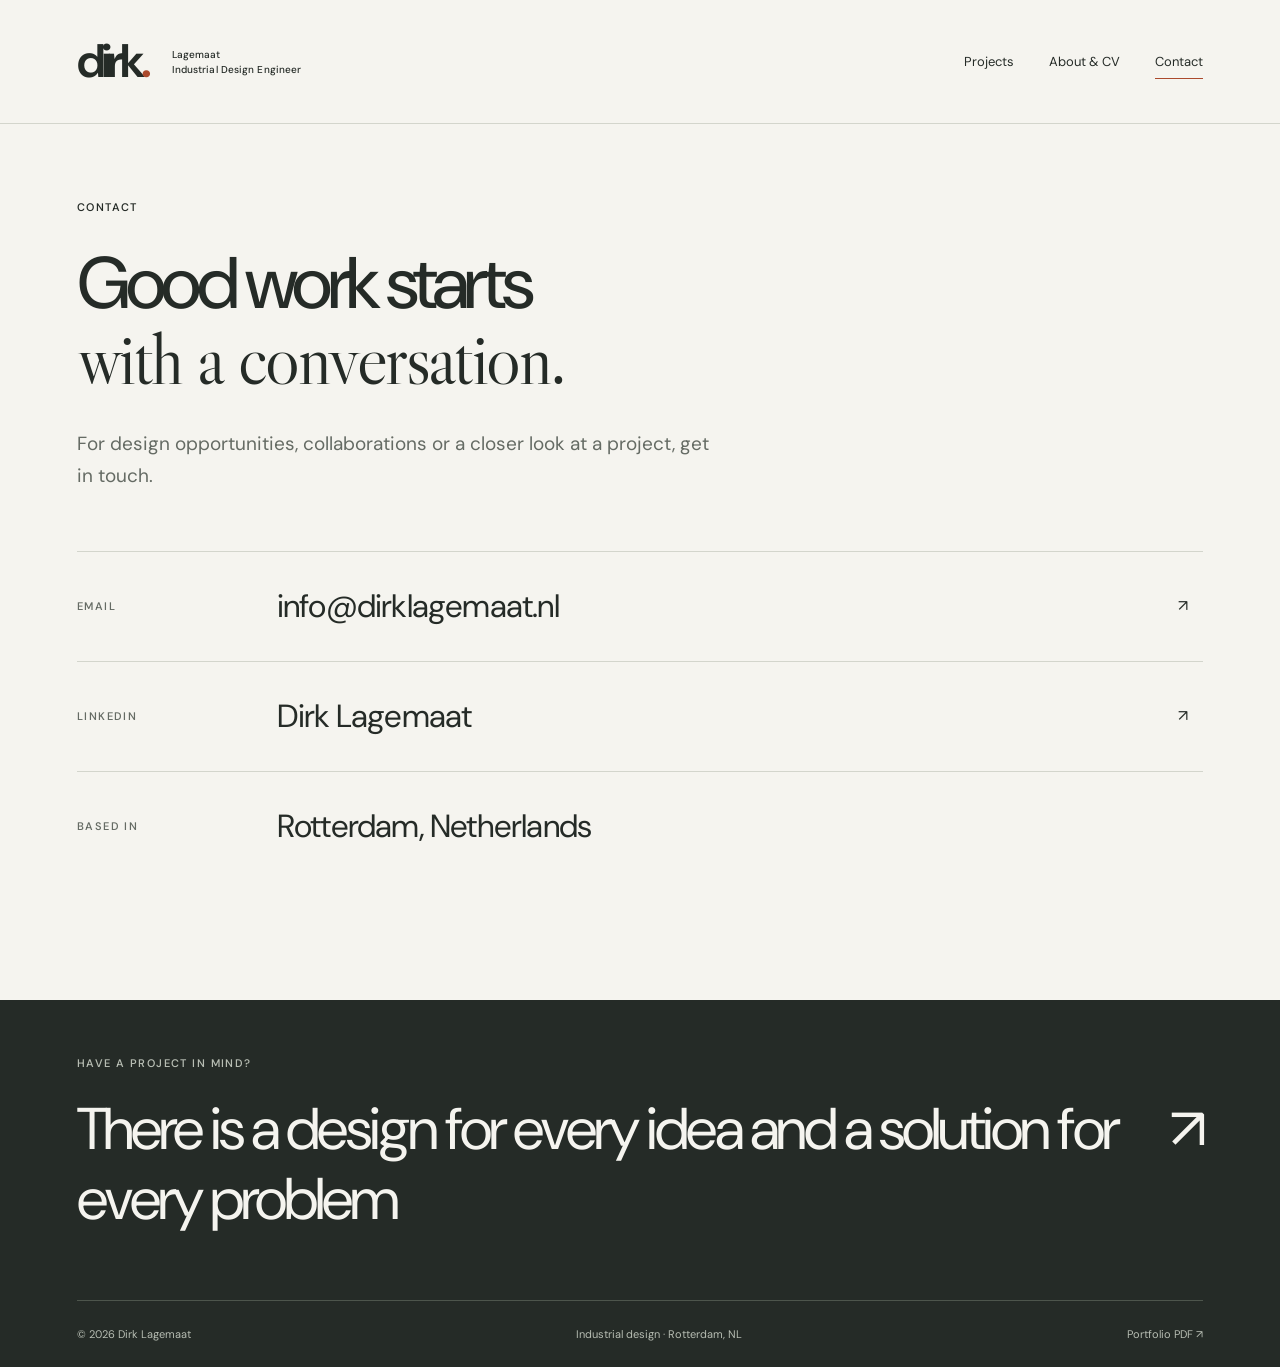
<file: contact.html>
<!doctype html>
<html lang="en">
<head>
<meta charset="utf-8">
<meta name="viewport" content="width=device-width, initial-scale=1">
<meta name="description" content="Contact Dirk Lagemaat for industrial design opportunities and collaborations.">
<meta name="theme-color" content="#f5f4ef">
<title>Contact — Dirk Lagemaat</title>
<link rel="icon" href="favicon.svg" type="image/svg+xml">
<link rel="stylesheet" href="style.css">
</head>
<body>
<a class="skip" href="#main">Skip to content</a>
<header class="site-header">
<a class="logo" href="index.html" aria-label="Dirk Lagemaat home">dirk<span class="logo-dot">.</span><span class="logo-name">Lagemaat<br>Industrial Design Engineer</span></a>
<nav aria-label="Main navigation"><a href="index.html#projects">Projects</a><a href="cv.html">About &amp; CV</a><a href="contact.html" aria-current="page">Contact</a></nav>
</header>
<main id="main">
<section class="page-intro contact-intro">
<p class="eyebrow">Contact</p>
<h1>Good work starts<br><span class="serif">with a conversation.</span></h1>
<p class="lead">For design opportunities, collaborations or a closer look at a project, get in touch.</p>
</section>
<section class="contact-details" aria-label="Contact details">
<a href="mailto:info@dirklagemaat.nl"><span class="eyebrow">Email</span><span>info@dirklagemaat.nl</span><span aria-hidden="true">↗</span></a>
<a href="https://www.linkedin.com/in/dirk-lagemaat-66445b1a6" target="_blank" rel="noopener"><span class="eyebrow">LinkedIn</span><span>Dirk Lagemaat</span><span aria-hidden="true">↗</span></a>
<div><span class="eyebrow">Based in</span><span>Rotterdam, Netherlands</span></div>
</section>
</main>
<footer class="site-footer"><div class="footer-top"><p class="eyebrow">Have a project in mind?</p><a class="footer-contact" href="contact.html">There is a design for every idea and a solution for every problem<span aria-hidden="true">↗</span></a></div><div class="footer-bottom"><span>© 2026 Dirk Lagemaat</span><span>Industrial design · Rotterdam, NL</span><a href="portfolio-dirk-lagemaat.pdf" target="_blank" rel="noopener">Portfolio PDF ↗</a></div></footer>
</body>
</html>
</file>
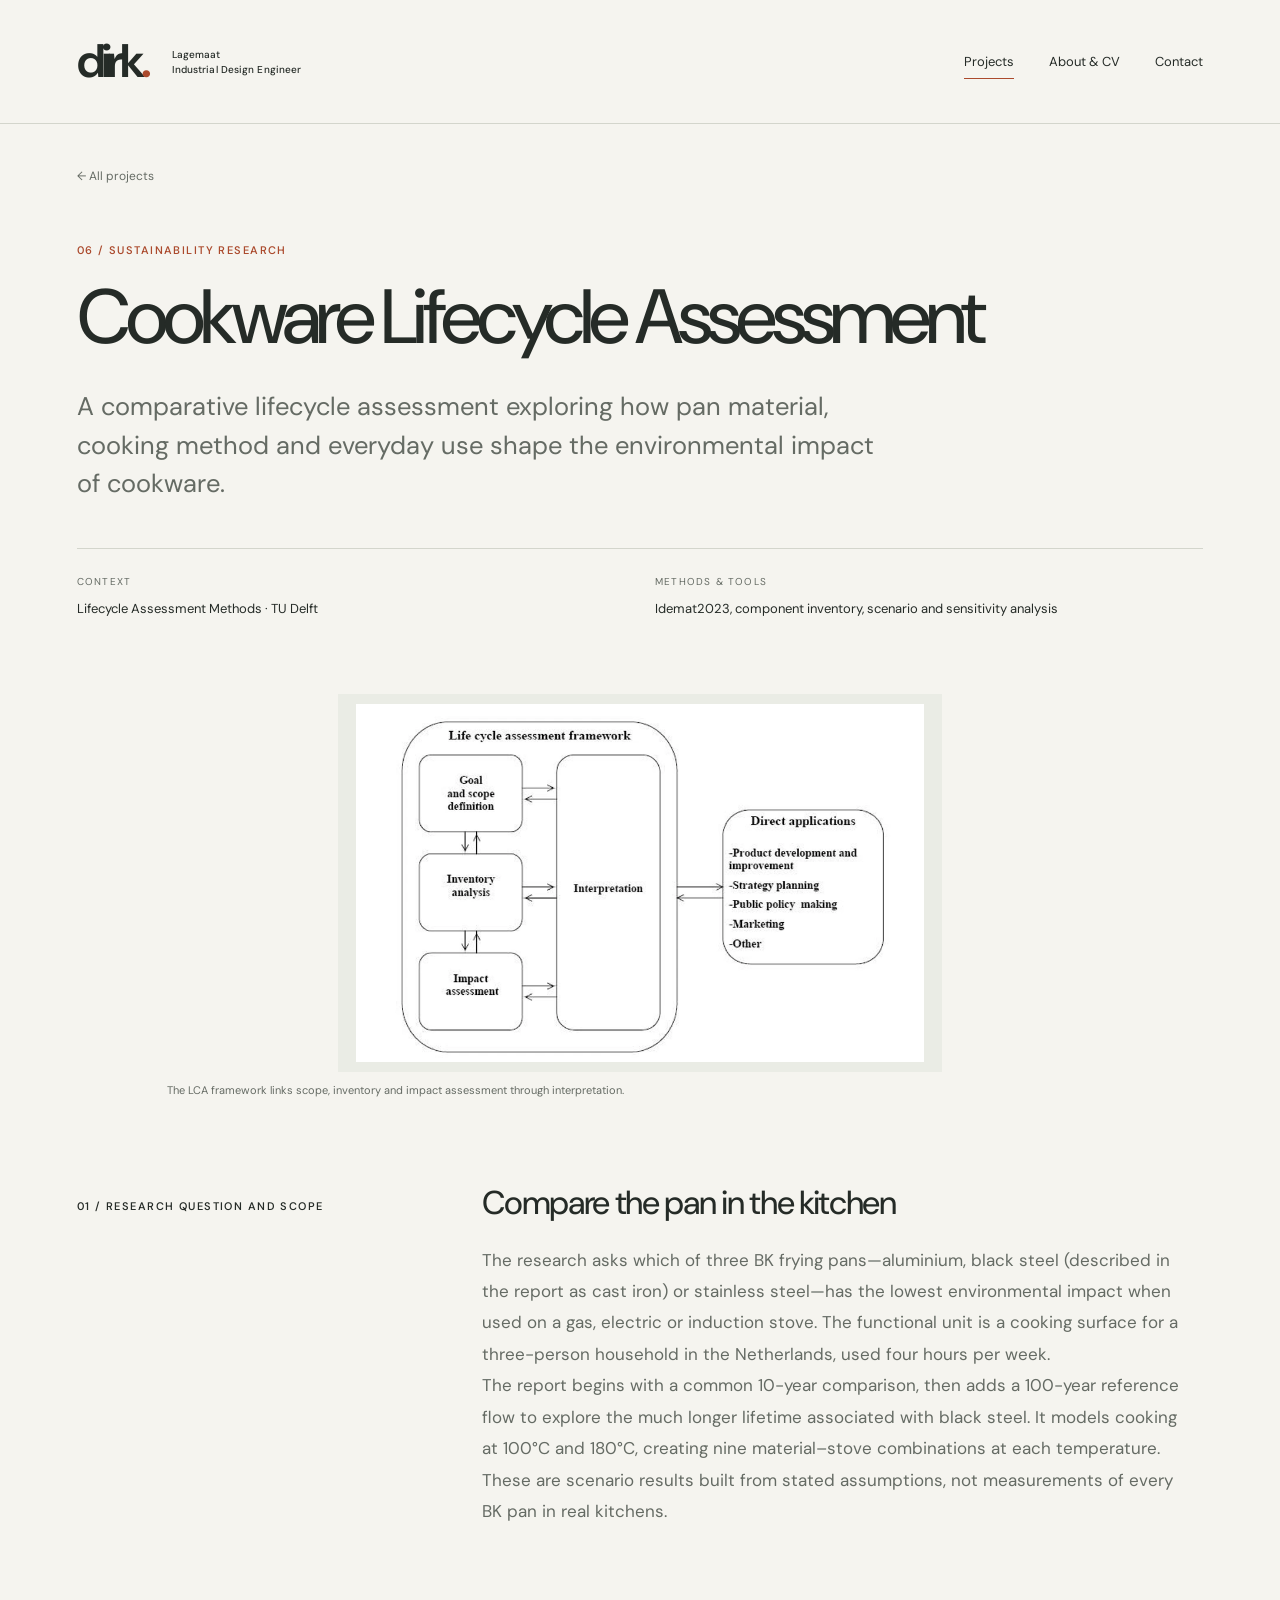
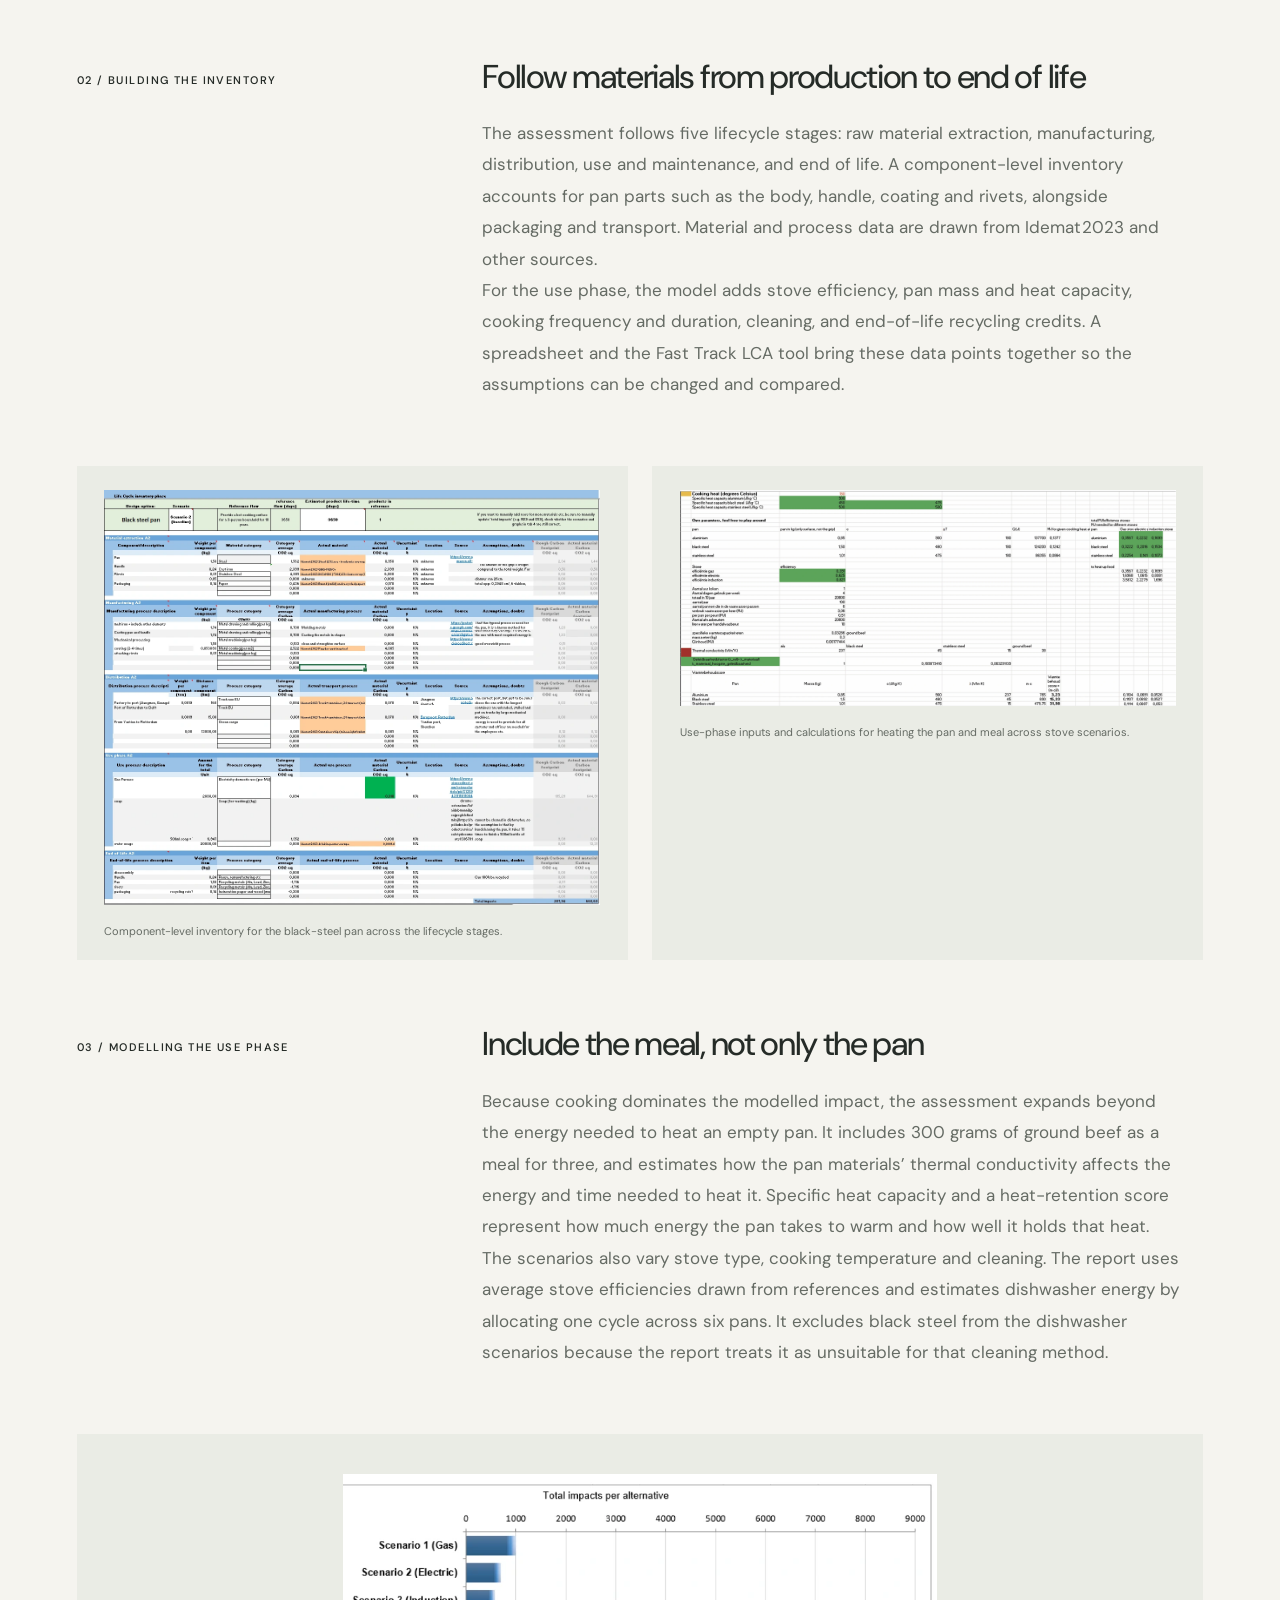
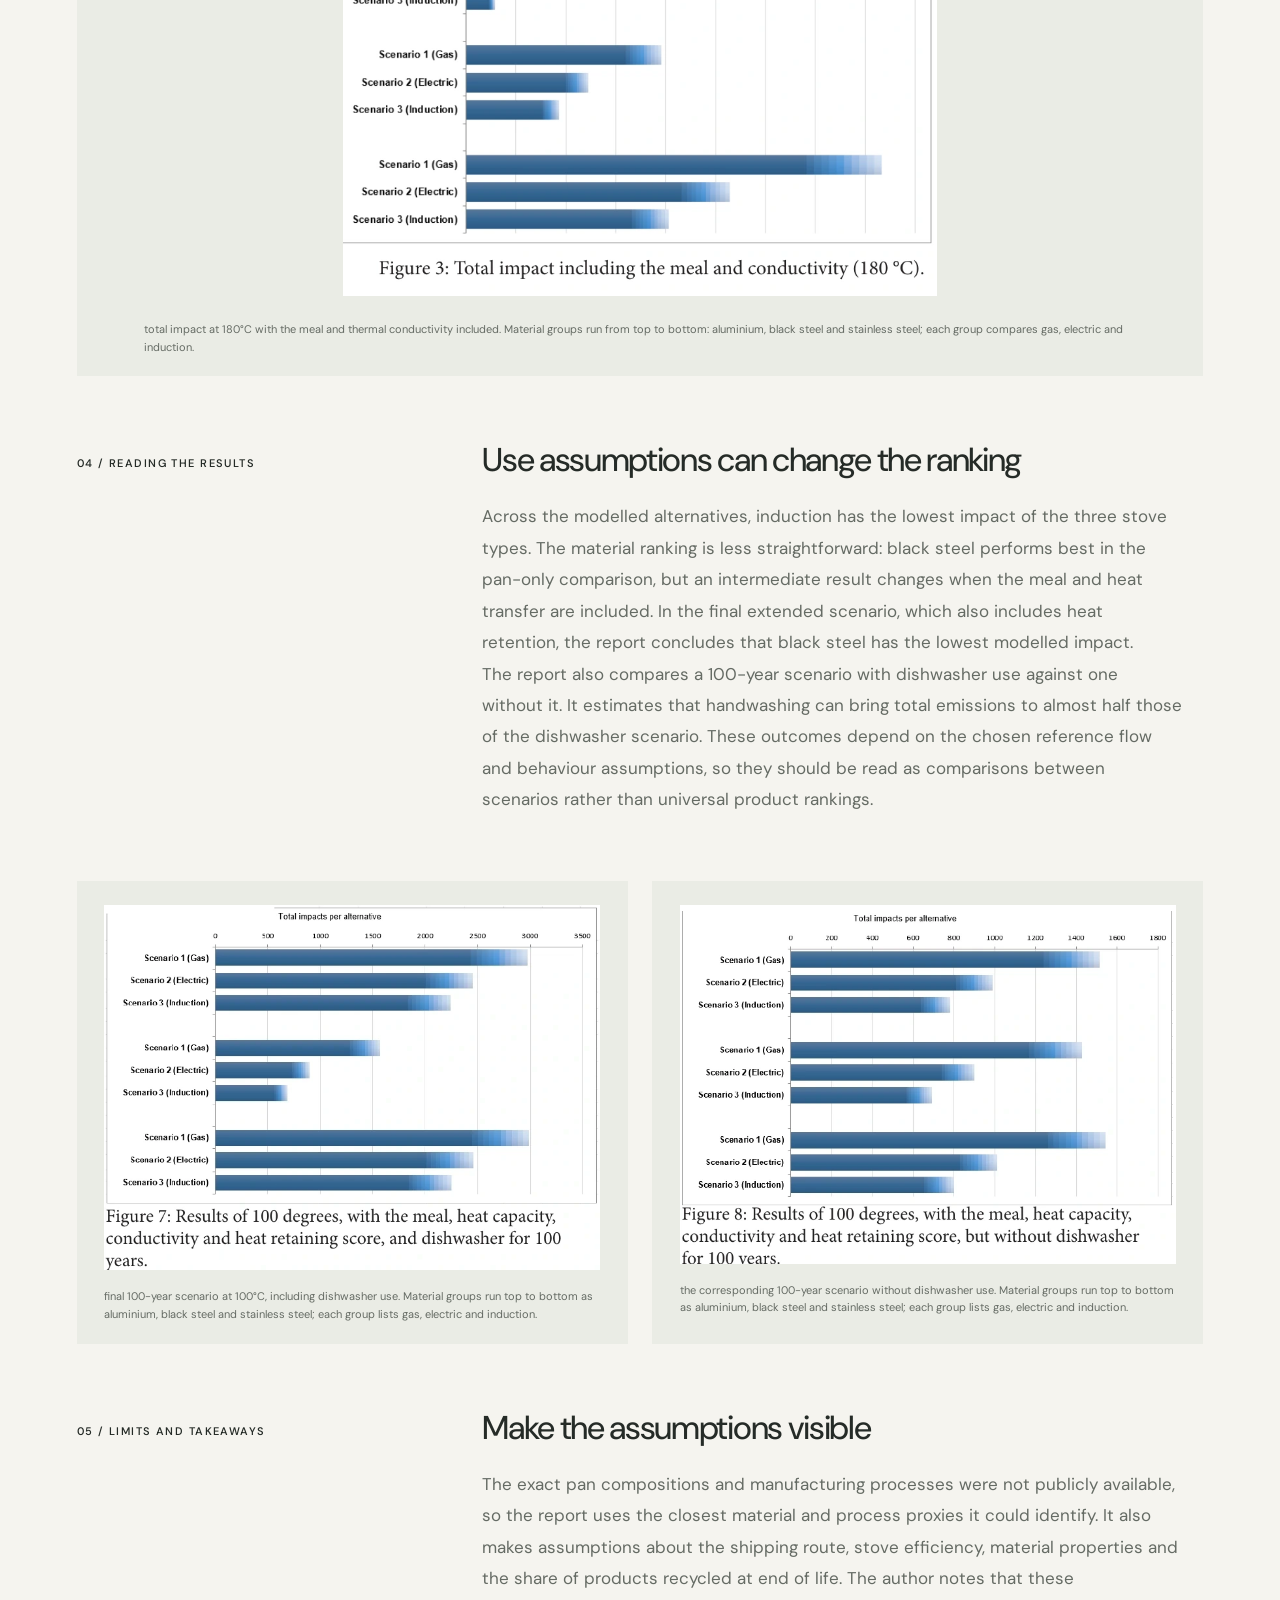
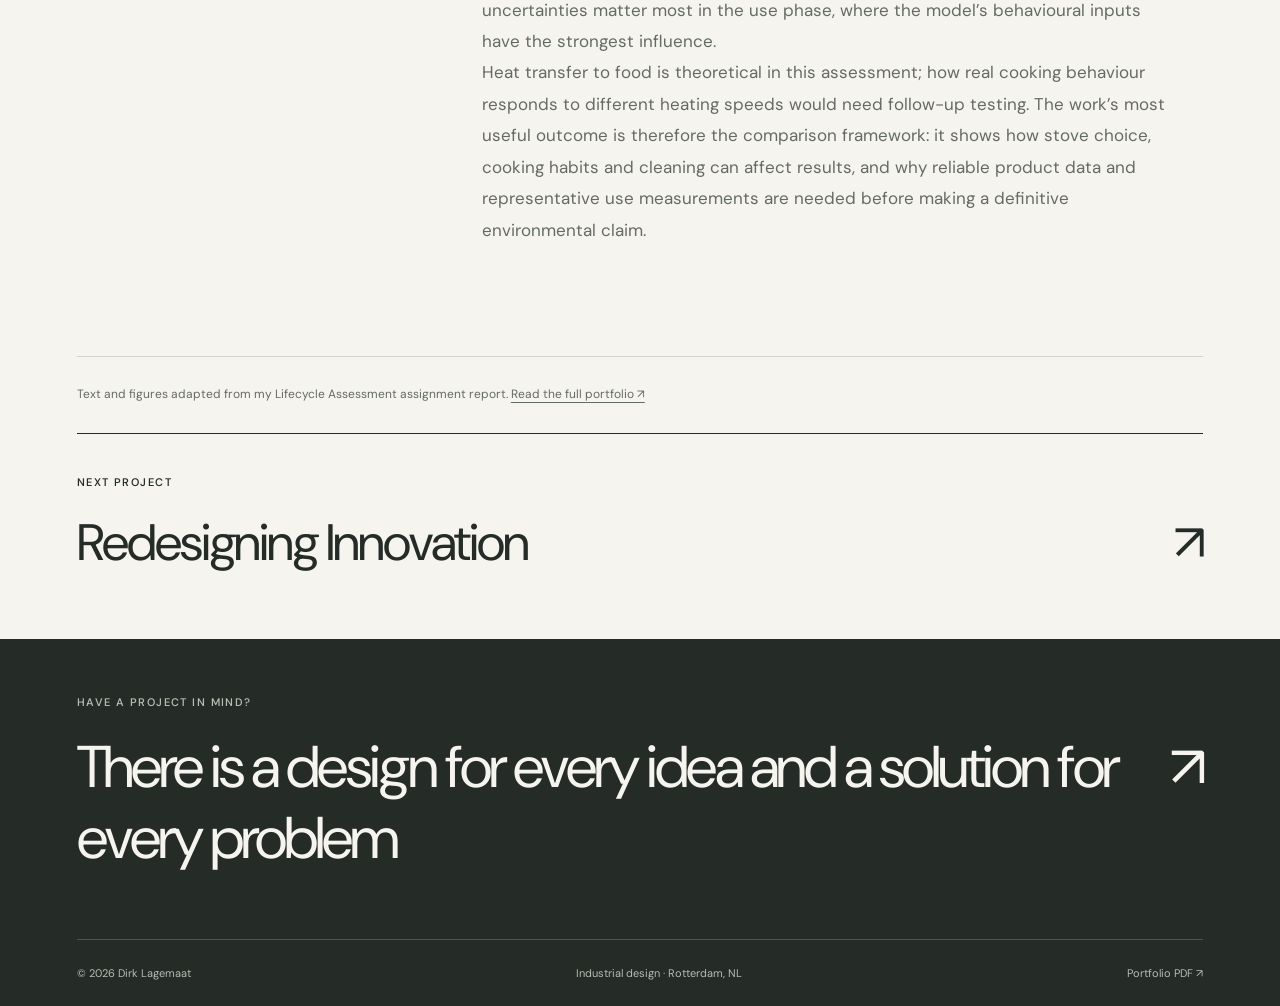
<file: cookware-lca.html>
<!doctype html>
<html lang="en"><head><meta charset="utf-8"><meta name="viewport" content="width=device-width, initial-scale=1"><meta name="description" content="A comparative lifecycle assessment of BK frying pans, modelling material, stove, cooking behaviour and cleaning assumptions."><meta name="theme-color" content="#f5f4ef"><title>Cookware Lifecycle Assessment — Dirk Lagemaat</title><link rel="icon" href="favicon.svg" type="image/svg+xml"><link rel="stylesheet" href="style.css"></head>
<body><a class="skip" href="#main">Skip to content</a><header class="site-header"><a class="logo" href="index.html" aria-label="Dirk Lagemaat home">dirk<span class="logo-dot">.</span><span class="logo-name">Lagemaat<br>Industrial Design Engineer</span></a><nav aria-label="Main navigation"><a href="index.html#projects" aria-current="page">Projects</a><a href="cv.html">About & CV</a><a href="contact.html">Contact</a></nav></header>
<main id="main"><article>
<section class="case-intro">
<a class="back-link" href="index.html#projects">← All projects</a>
<p class="eyebrow">06 / Sustainability research</p>
<h1>Cookware Lifecycle Assessment</h1>
<p class="case-lead">A comparative lifecycle assessment exploring how pan material, cooking method and everyday use shape the environmental impact of cookware.</p>
<dl class="project-meta">
<div><dt>Context</dt><dd>Lifecycle Assessment Methods · TU Delft</dd></div>
<div><dt>Methods & tools</dt><dd>Idemat2023, component inventory, scenario and sensitivity analysis</dd></div>
</dl>
</section>
<figure class="case-hero cookware-lca">
<div class="cookware-framework-panel">
<img src="images/cookware-lca-framework.webp" alt="Life cycle assessment framework connecting goal and scope, inventory analysis and impact assessment with interpretation and applications." width="964" height="607" fetchpriority="high" decoding="async">
</div>
<figcaption>The LCA framework links scope, inventory and impact assessment through interpretation.</figcaption>
</figure>
<section class="case-section">
<div class="case-label"><span class="eyebrow">01 / Research question and scope</span></div>
<div class="case-copy">
<h2>Compare the pan in the kitchen</h2>
<p>The research asks which of three BK frying pans—aluminium, black steel (described in the report as cast iron) or stainless steel—has the lowest environmental impact when used on a gas, electric or induction stove. The functional unit is a cooking surface for a three-person household in the Netherlands, used four hours per week.</p>
<p>The report begins with a common 10-year comparison, then adds a 100-year reference flow to explore the much longer lifetime associated with black steel. It models cooking at 100°C and 180°C, creating nine material–stove combinations at each temperature. These are scenario results built from stated assumptions, not measurements of every BK pan in real kitchens.</p>
</div>
</section>
<section class="case-section">
<div class="case-label"><span class="eyebrow">02 / Building the inventory</span></div>
<div class="case-copy">
<h2>Follow materials from production to end of life</h2>
<p>The assessment follows five lifecycle stages: raw material extraction, manufacturing, distribution, use and maintenance, and end of life. A component-level inventory accounts for pan parts such as the body, handle, coating and rivets, alongside packaging and transport. Material and process data are drawn from Idemat2023 and other sources.</p>
<p>For the use phase, the model adds stove efficiency, pan mass and heat capacity, cooking frequency and duration, cleaning, and end-of-life recycling credits. A spreadsheet and the Fast Track LCA tool bring these data points together so the assumptions can be changed and compared.</p>
</div>
</section>
<div class="case-image-pair">
<figure class="case-figure">
<img src="images/cookware-lca-inventory-black-steel.webp" alt="Black-steel pan lifecycle inventory spreadsheet covering material extraction, manufacturing, distribution, use and end of life." width="1140" height="954" loading="lazy" decoding="async">
<figcaption>Component-level inventory for the black-steel pan across the lifecycle stages.</figcaption>
</figure>
<figure class="case-figure">
<img src="images/cookware-lca-model-parameters.webp" alt="Spreadsheet model inputs for cooking temperature, pan heat capacity, stove efficiency, cooking frequency, food mass, thermal conductivity and heat retention." width="2472" height="1076" loading="lazy" decoding="async">
<figcaption>Use-phase inputs and calculations for heating the pan and meal across stove scenarios.</figcaption>
</figure>
</div>
<section class="case-section">
<div class="case-label"><span class="eyebrow">03 / Modelling the use phase</span></div>
<div class="case-copy">
<h2>Include the meal, not only the pan</h2>
<p>Because cooking dominates the modelled impact, the assessment expands beyond the energy needed to heat an empty pan. It includes 300 grams of ground beef as a meal for three, and estimates how the pan materials’ thermal conductivity affects the energy and time needed to heat it. Specific heat capacity and a heat-retention score represent how much energy the pan takes to warm and how well it holds that heat.</p>
<p>The scenarios also vary stove type, cooking temperature and cleaning. The report uses average stove efficiencies drawn from references and estimates dishwasher energy by allocating one cycle across six pans. It excludes black steel from the dishwasher scenarios because the report treats it as unsuitable for that cleaning method.</p>
</div>
</section>
<figure class="case-figure cookware-impact-reduced">
<img src="images/cookware-lca-meal-heat-transfer.webp" alt="Report chart comparing gas, electric and induction scenarios for aluminium, black steel and stainless steel when meal mass and thermal conductivity are included at 180 degrees Celsius." width="845" height="600" loading="lazy" decoding="async">
<figcaption>total impact at 180°C with the meal and thermal conductivity included. Material groups run from top to bottom: aluminium, black steel and stainless steel; each group compares gas, electric and induction.</figcaption>
</figure>
<section class="case-section">
<div class="case-label"><span class="eyebrow">04 / Reading the results</span></div>
<div class="case-copy">
<h2>Use assumptions can change the ranking</h2>
<p>Across the modelled alternatives, induction has the lowest impact of the three stove types. The material ranking is less straightforward: black steel performs best in the pan-only comparison, but an intermediate result changes when the meal and heat transfer are included. In the final extended scenario, which also includes heat retention, the report concludes that black steel has the lowest modelled impact.</p>
<p>The report also compares a 100-year scenario with dishwasher use against one without it. It estimates that handwashing can bring total emissions to almost half those of the dishwasher scenario. These outcomes depend on the chosen reference flow and behaviour assumptions, so they should be read as comparisons between scenarios rather than universal product rankings.</p>
</div>
</section>
<div class="case-image-pair">
<figure class="case-figure">
<img src="images/cookware-lca-final-dishwasher.webp" alt="Final 100-year scenario chart at 100 degrees Celsius with the meal, pan heat capacity, thermal conductivity, heat retention and dishwasher use included." width="760" height="560" loading="lazy" decoding="async">
<figcaption>final 100-year scenario at 100°C, including dishwasher use. Material groups run top to bottom as aluminium, black steel and stainless steel; each group lists gas, electric and induction.</figcaption>
</figure>
<figure class="case-figure">
<img src="images/cookware-lca-final-handwash.webp" alt="Final 100-year scenario chart at 100 degrees Celsius with the meal and pan heat properties included, excluding dishwasher use." width="760" height="550" loading="lazy" decoding="async">
<figcaption>the corresponding 100-year scenario without dishwasher use. Material groups run top to bottom as aluminium, black steel and stainless steel; each group lists gas, electric and induction.</figcaption>
</figure>
</div>
<section class="case-section">
<div class="case-label"><span class="eyebrow">05 / Limits and takeaways</span></div>
<div class="case-copy">
<h2>Make the assumptions visible</h2>
<p>The exact pan compositions and manufacturing processes were not publicly available, so the report uses the closest material and process proxies it could identify. It also makes assumptions about the shipping route, stove efficiency, material properties and the share of products recycled at end of life. The author notes that these uncertainties matter most in the use phase, where the model’s behavioural inputs have the strongest influence.</p>
<p>Heat transfer to food is theoretical in this assessment; how real cooking behaviour responds to different heating speeds would need follow-up testing. The work’s most useful outcome is therefore the comparison framework: it shows how stove choice, cooking habits and cleaning can affect results, and why reliable product data and representative use measurements are needed before making a definitive environmental claim.</p>
</div>
</section>
<div class="source-note">Text and figures adapted from my Lifecycle Assessment assignment report. <a href="portfolio-dirk-lagemaat.pdf" target="_blank" rel="noopener">Read the full portfolio ↗</a></div>
<a class="next-project" href="innovation-process.html"><span class="eyebrow">Next project</span><span>Redesigning Innovation <span aria-hidden="true">↗</span></span></a>
</article></main>
<footer class="site-footer"><div class="footer-top"><p class="eyebrow">Have a project in mind?</p><a class="footer-contact" href="contact.html">There is a design for every idea and a solution for every problem<span aria-hidden="true">↗</span></a></div><div class="footer-bottom"><span>© 2026 Dirk Lagemaat</span><span>Industrial design · Rotterdam, NL</span><a href="portfolio-dirk-lagemaat.pdf" target="_blank" rel="noopener">Portfolio PDF ↗</a></div></footer></body></html>
</file>
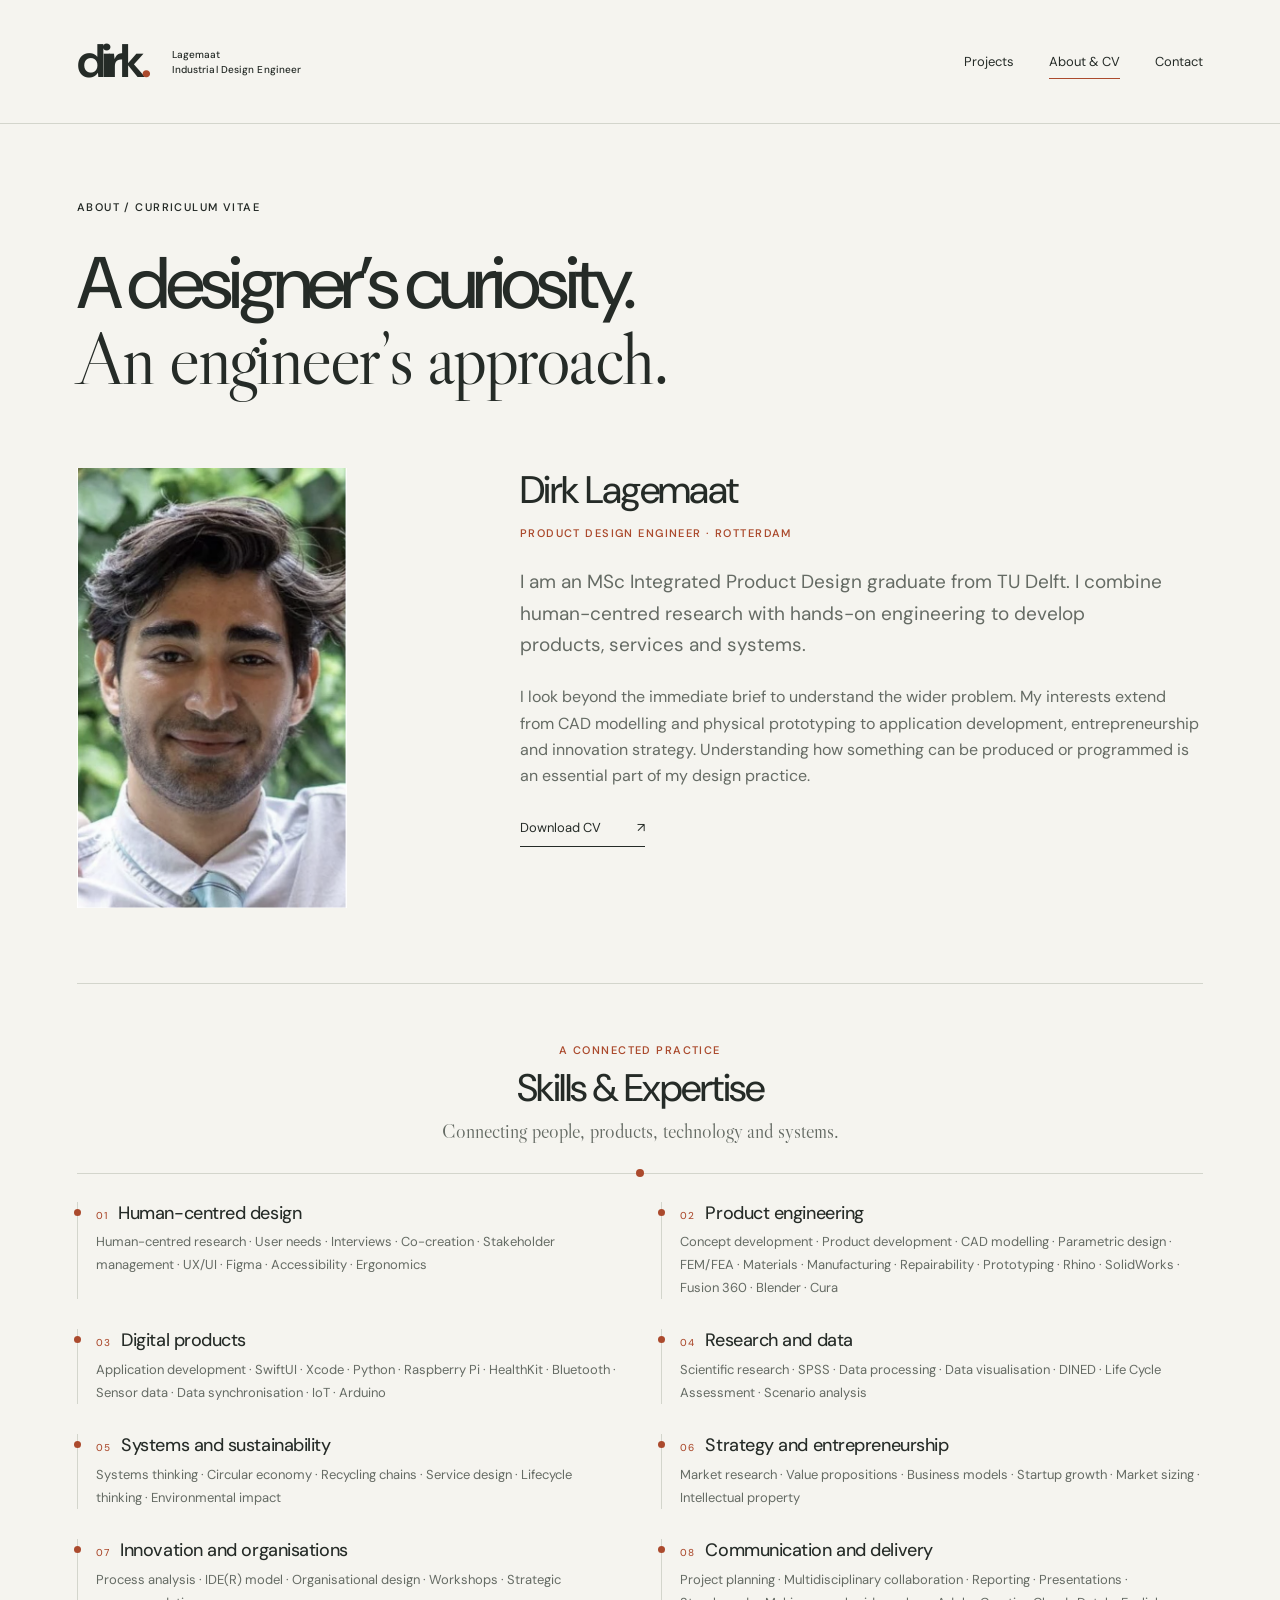
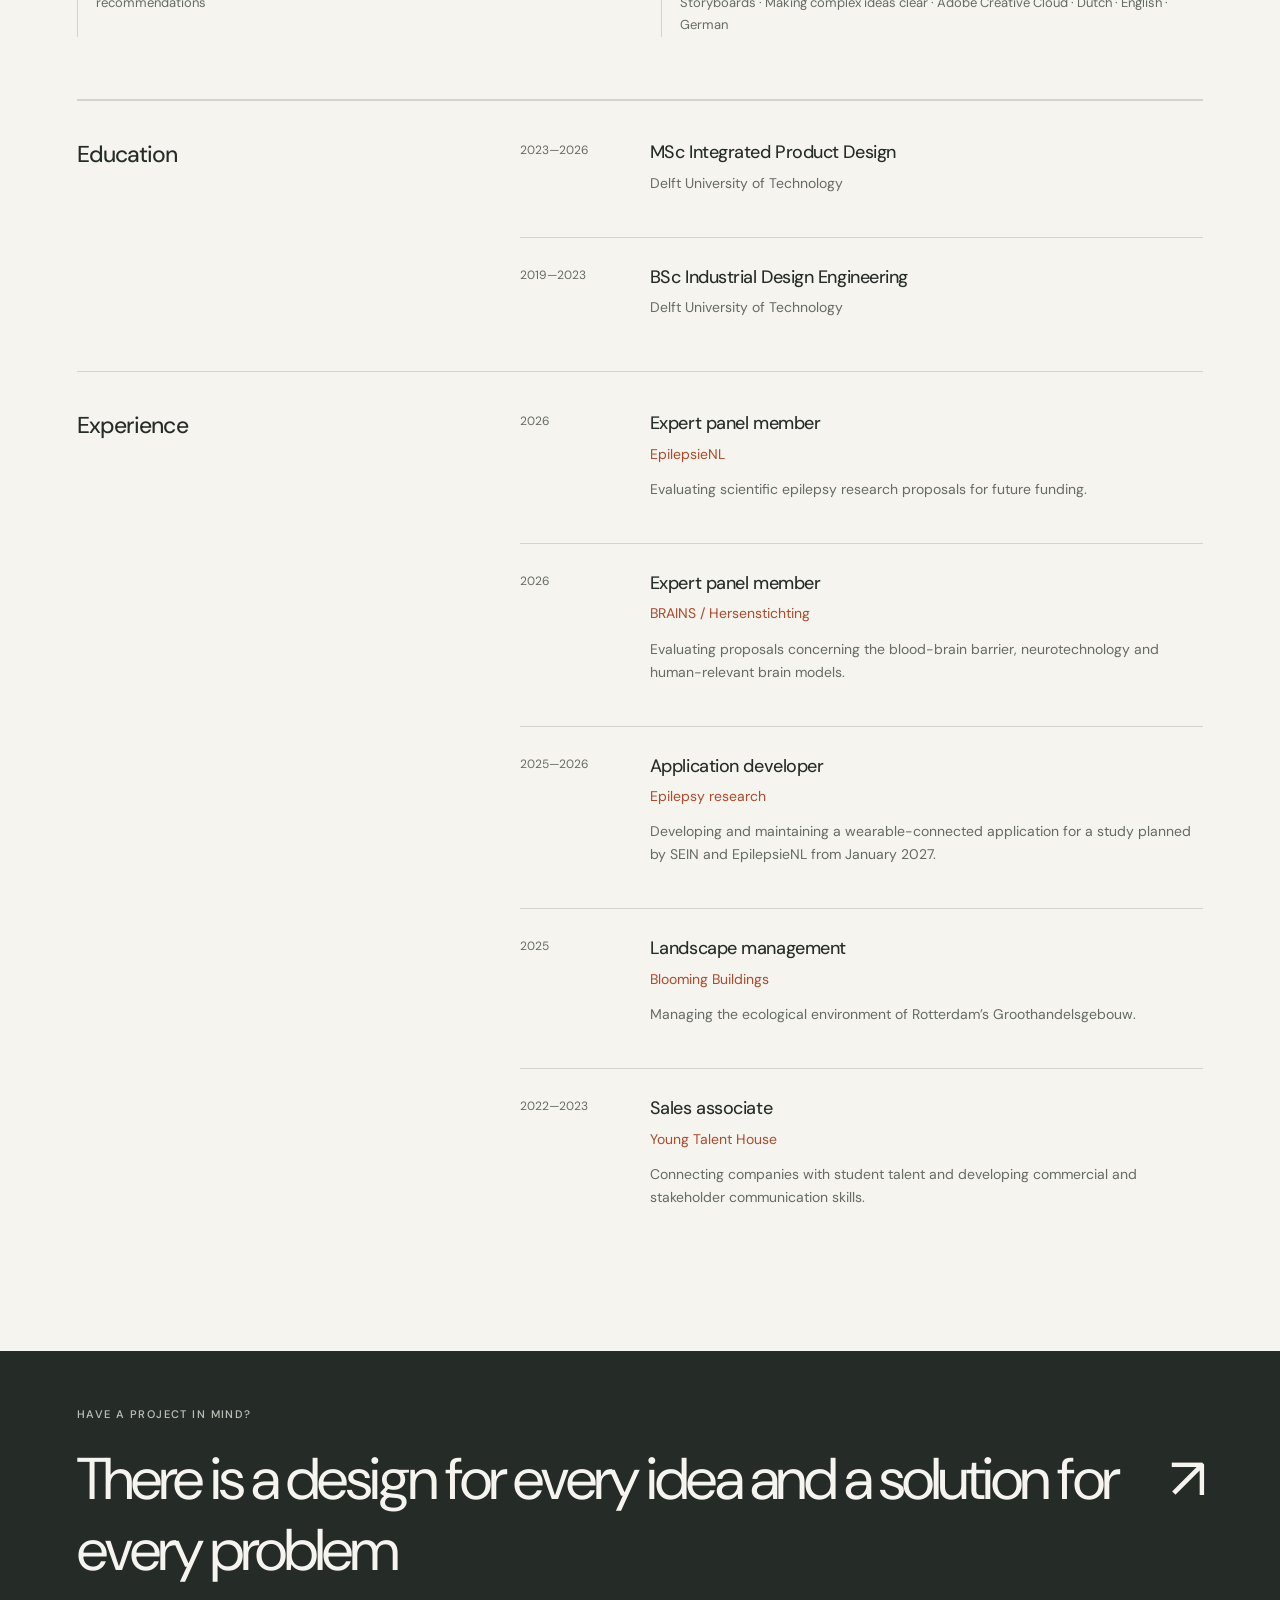
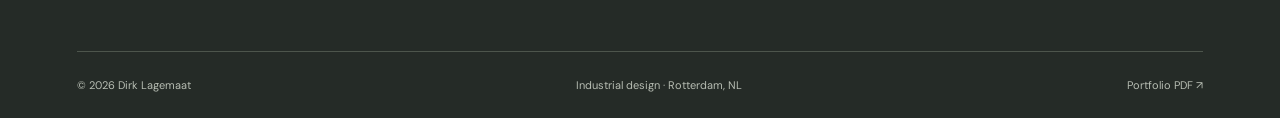
<file: cv.html>
<!doctype html>
<html lang="en"><head><meta charset="utf-8"><meta name="viewport" content="width=device-width, initial-scale=1"><meta name="description" content="Meet Dirk Lagemaat, product design engineer and TU Delft Integrated Product Design graduate based in Rotterdam."><meta name="theme-color" content="#f5f4ef"><title>About &amp; CV — Dirk Lagemaat</title><link rel="icon" href="favicon.svg" type="image/svg+xml"><link rel="stylesheet" href="style.css"></head>
<body><a class="skip" href="#main">Skip to content</a><header class="site-header"><a class="logo" href="index.html" aria-label="Dirk Lagemaat home">dirk<span class="logo-dot">.</span><span class="logo-name">Lagemaat<br>Industrial Design Engineer</span></a><nav aria-label="Main navigation"><a href="index.html#projects">Projects</a><a href="cv.html" aria-current="page">About & CV</a><a href="contact.html">Contact</a></nav></header>
<main id="main"><section class="page-intro"><p class="eyebrow">About / Curriculum vitae</p><h1>A designer’s curiosity.<br><span class="serif">An engineer’s approach.</span></h1></section><section class="profile"><div class="portrait"><img class="" src="images/portrait.webp" alt="Portrait of Dirk Lagemaat" width="571" height="929" fetchpriority="high" decoding="async"></div><div><h2>Dirk Lagemaat</h2><p class="eyebrow">Product design engineer · Rotterdam</p><p class="lead">I am an MSc Integrated Product Design graduate from TU Delft. I combine human-centred research with hands-on engineering to develop products, services and systems.</p><p>I look beyond the immediate brief to understand the wider problem. My interests extend from CAD modelling and physical prototyping to application development, entrepreneurship and innovation strategy. Understanding how something can be produced or programmed is an essential part of my design practice.</p><a class="text-link" href="cv.pdf" target="_blank" rel="noopener">Download CV <span aria-hidden="true">↗</span></a></div></section><section class="skills-mindmap" aria-labelledby="skills-map-title">
  <div class="skills-mindmap-hub">
    <p class="eyebrow">A connected practice</p>
    <h2 id="skills-map-title">Skills &amp; Expertise</h2>
    <p>Connecting people, products, technology and systems.</p>
  </div>
  <div class="skills-mindmap-grid">
    <article class="skills-mindmap-branch"><h3><span>01</span>Human-centred design</h3><p>Human-centred research · User needs · Interviews · Co-creation · Stakeholder management · UX/UI · Figma · Accessibility · Ergonomics</p></article>
    <article class="skills-mindmap-branch"><h3><span>02</span>Product engineering</h3><p>Concept development · Product development · CAD modelling · Parametric design · FEM/FEA · Materials · Manufacturing · Repairability · Prototyping · Rhino · SolidWorks · Fusion 360 · Blender · Cura</p></article>
    <article class="skills-mindmap-branch"><h3><span>03</span>Digital products</h3><p>Application development · SwiftUI · Xcode · Python · Raspberry Pi · HealthKit · Bluetooth · Sensor data · Data synchronisation · IoT · Arduino</p></article>
    <article class="skills-mindmap-branch"><h3><span>04</span>Research and data</h3><p>Scientific research · SPSS · Data processing · Data visualisation · DINED · Life Cycle Assessment · Scenario analysis</p></article>
    <article class="skills-mindmap-branch"><h3><span>05</span>Systems and sustainability</h3><p>Systems thinking · Circular economy · Recycling chains · Service design · Lifecycle thinking · Environmental impact</p></article>
    <article class="skills-mindmap-branch"><h3><span>06</span>Strategy and entrepreneurship</h3><p>Market research · Value propositions · Business models · Startup growth · Market sizing · Intellectual property</p></article>
    <article class="skills-mindmap-branch"><h3><span>07</span>Innovation and organisations</h3><p>Process analysis · IDE(R) model · Organisational design · Workshops · Strategic recommendations</p></article>
    <article class="skills-mindmap-branch"><h3><span>08</span>Communication and delivery</h3><p>Project planning · Multidisciplinary collaboration · Reporting · Presentations · Storyboards · Making complex ideas clear · Adobe Creative Cloud · Dutch · English · German</p></article>
  </div>
</section><section class="resume-section"><h2>Education</h2><div><div class="resume-row"><span>2023—2026</span><div><h3>MSc Integrated Product Design</h3><p>Delft University of Technology</p></div></div><div class="resume-row"><span>2019—2023</span><div><h3>BSc Industrial Design Engineering</h3><p>Delft University of Technology</p></div></div></div></section><section class="resume-section"><h2>Experience</h2><div><div class="resume-row"><span>2026</span><div><h3>Expert panel member</h3><p class="resume-org">EpilepsieNL</p><p>Evaluating scientific epilepsy research proposals for future funding.</p></div></div><div class="resume-row"><span>2026</span><div><h3>Expert panel member</h3><p class="resume-org">BRAINS / Hersenstichting</p><p>Evaluating proposals concerning the blood-brain barrier, neurotechnology and human-relevant brain models.</p></div></div><div class="resume-row"><span>2025—2026</span><div><h3>Application developer</h3><p class="resume-org">Epilepsy research</p><p>Developing and maintaining a wearable-connected application for a study planned by SEIN and EpilepsieNL from January 2027.</p></div></div><div class="resume-row"><span>2025</span><div><h3>Landscape management</h3><p class="resume-org">Blooming Buildings</p><p>Managing the ecological environment of Rotterdam’s Groothandelsgebouw.</p></div></div><div class="resume-row"><span>2022—2023</span><div><h3>Sales associate</h3><p class="resume-org">Young Talent House</p><p>Connecting companies with student talent and developing commercial and stakeholder communication skills.</p></div></div></div></section></main><footer class="site-footer"><div class="footer-top"><p class="eyebrow">Have a project in mind?</p><a class="footer-contact" href="contact.html">There is a design for every idea and a solution for every problem<span aria-hidden="true">↗</span></a></div><div class="footer-bottom"><span>© 2026 Dirk Lagemaat</span><span>Industrial design · Rotterdam, NL</span><a href="portfolio-dirk-lagemaat.pdf" target="_blank" rel="noopener">Portfolio PDF ↗</a></div></footer></body></html>
</file>
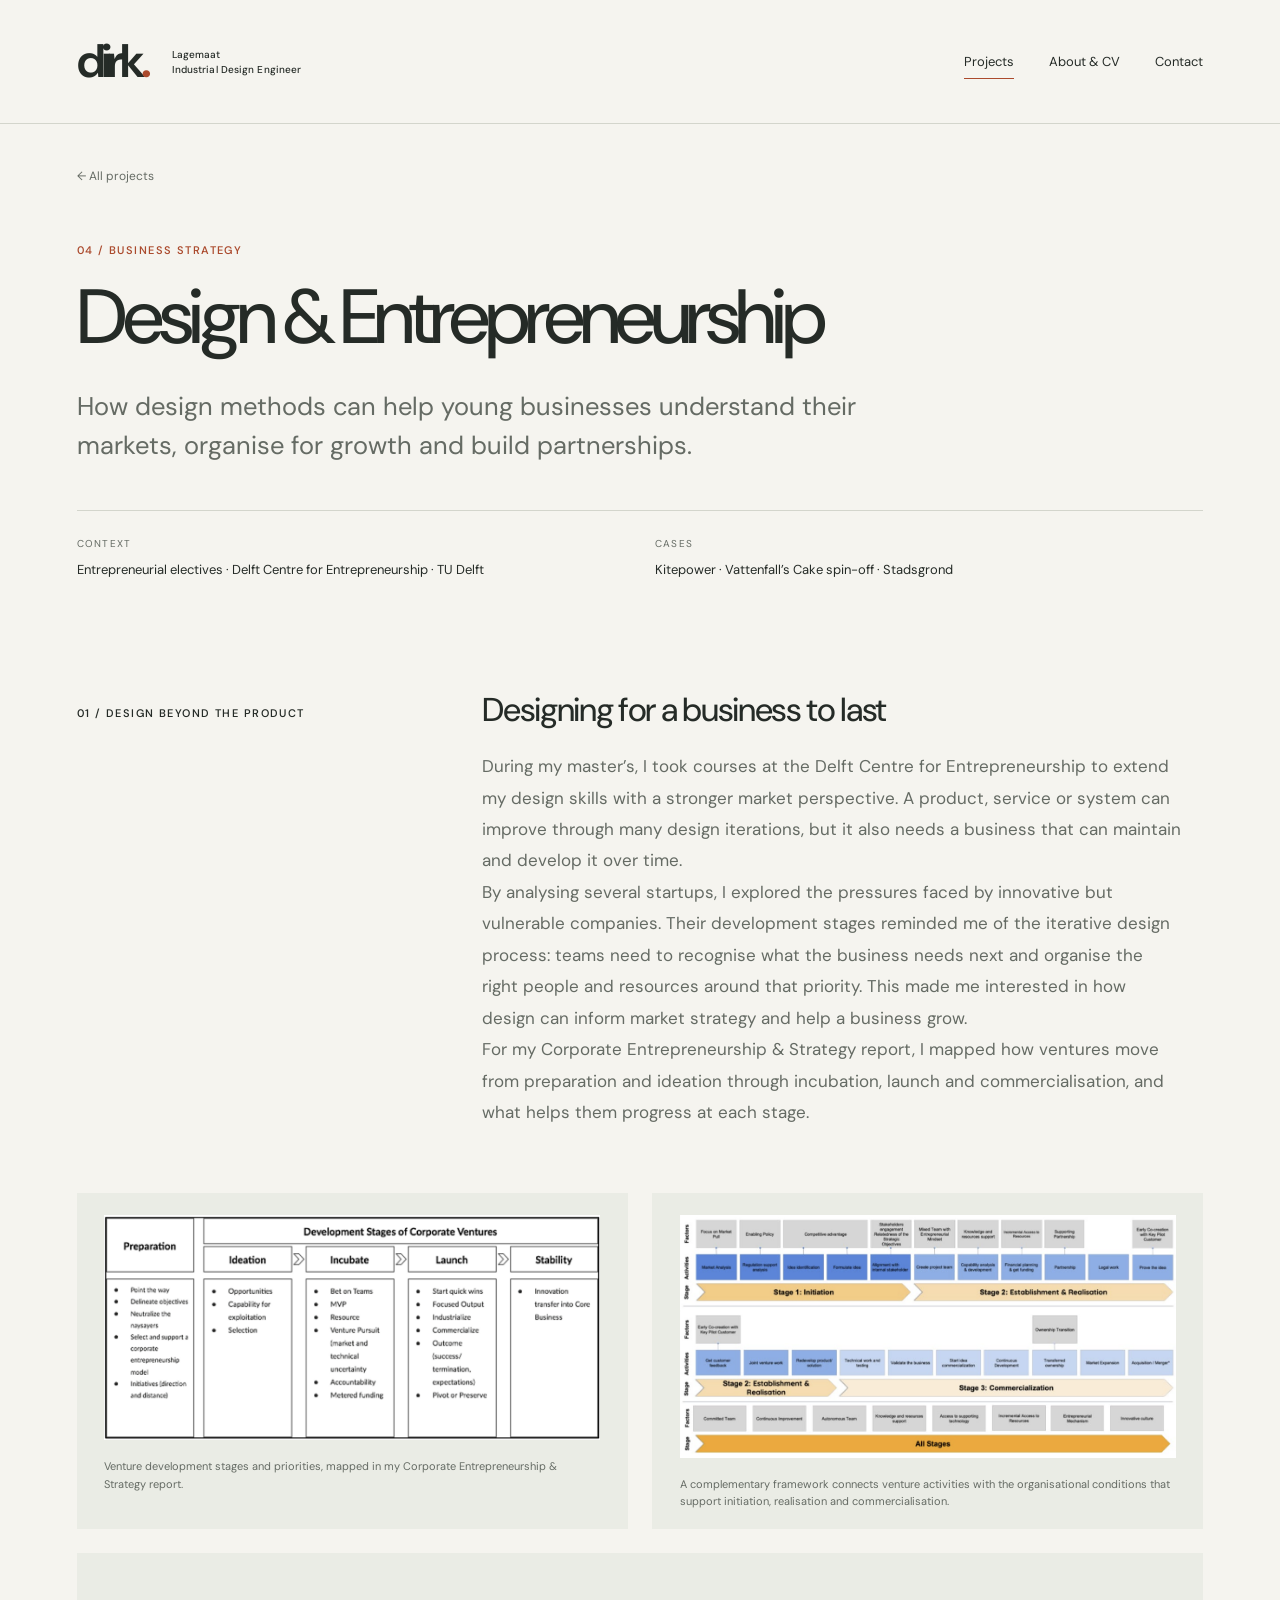
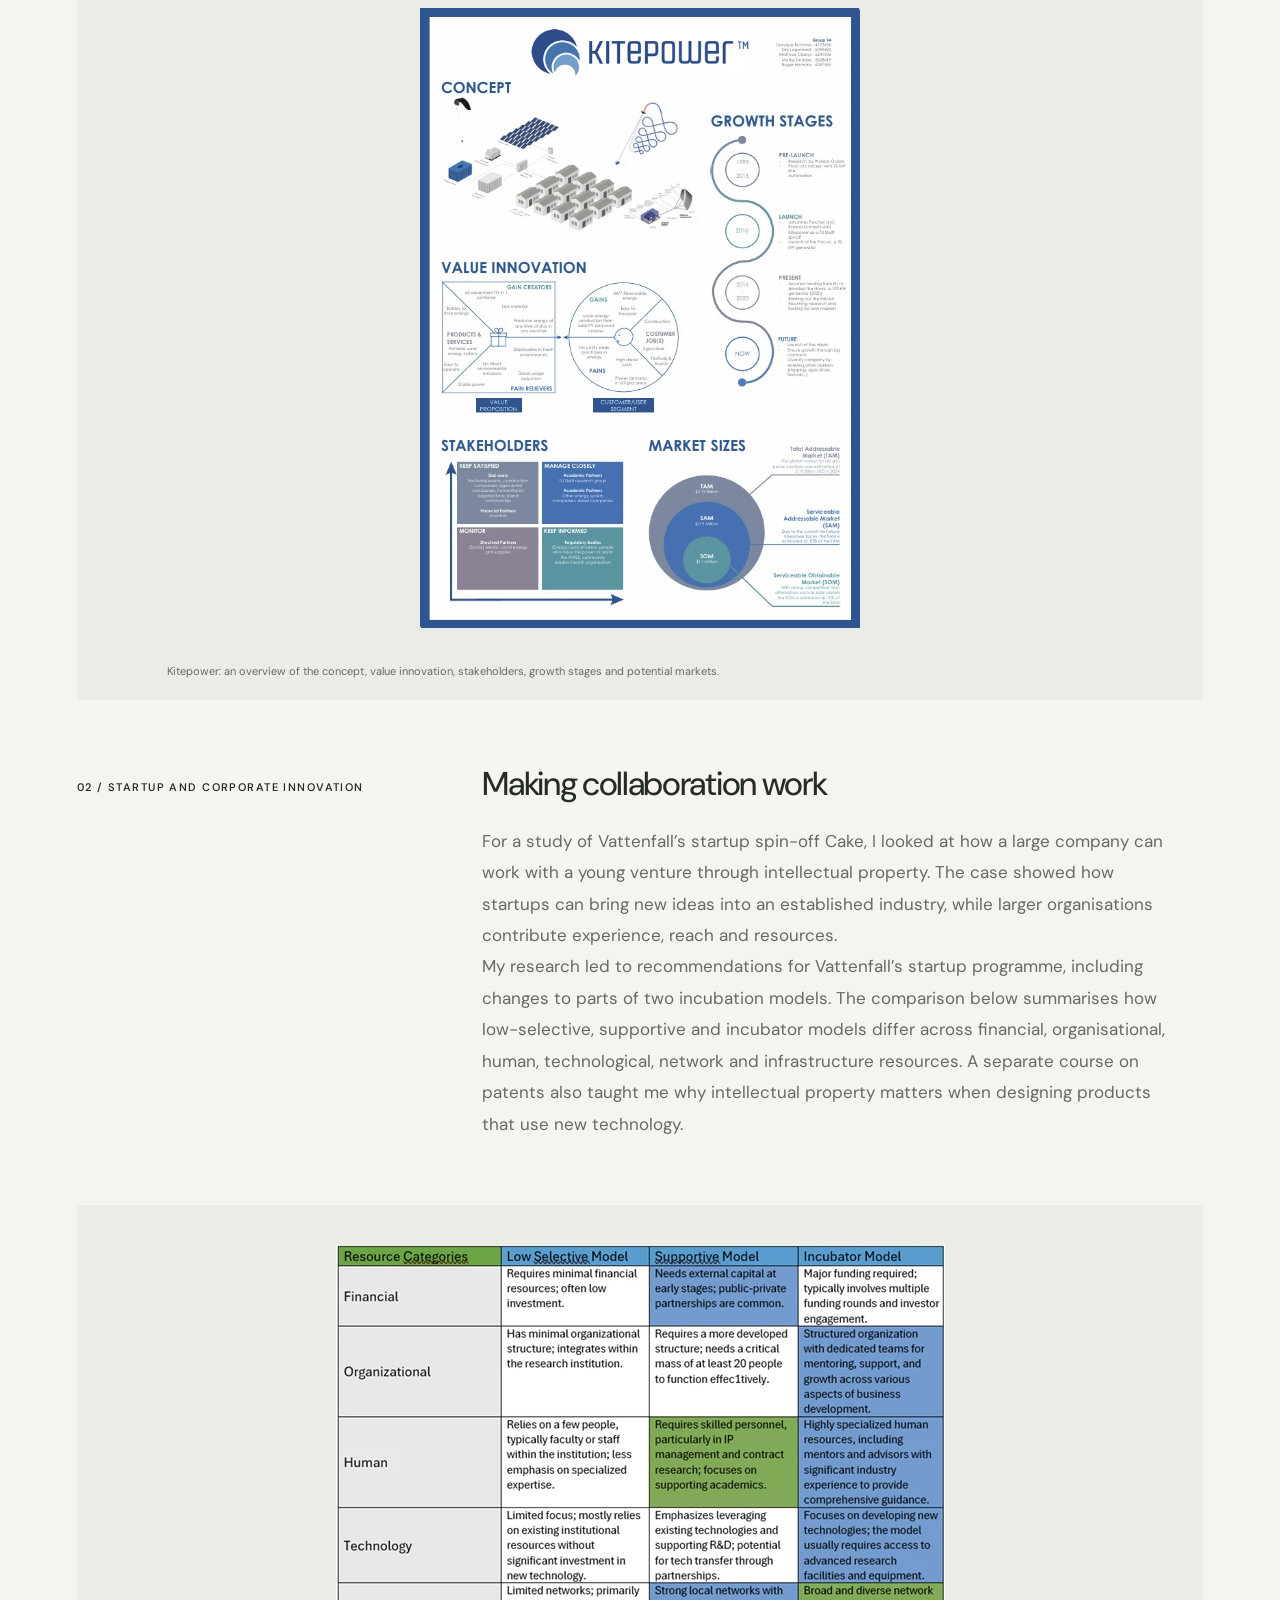
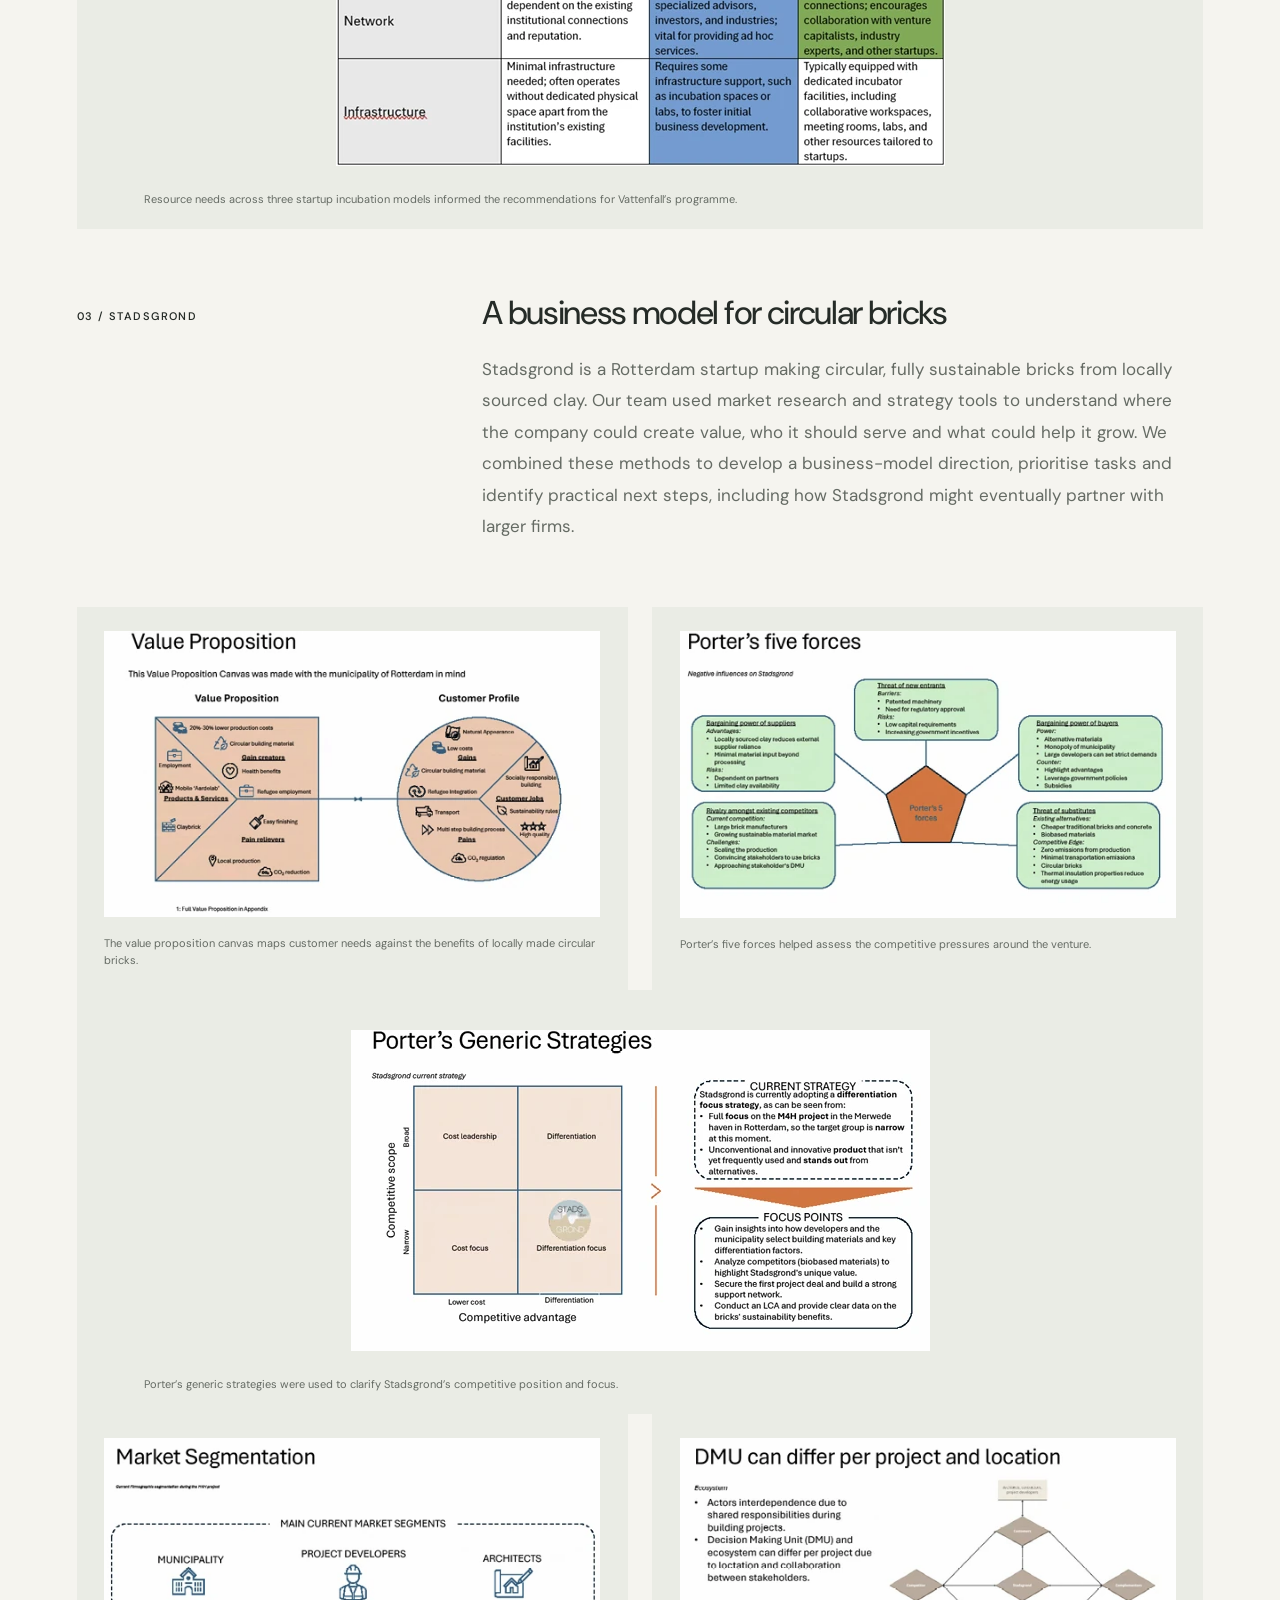
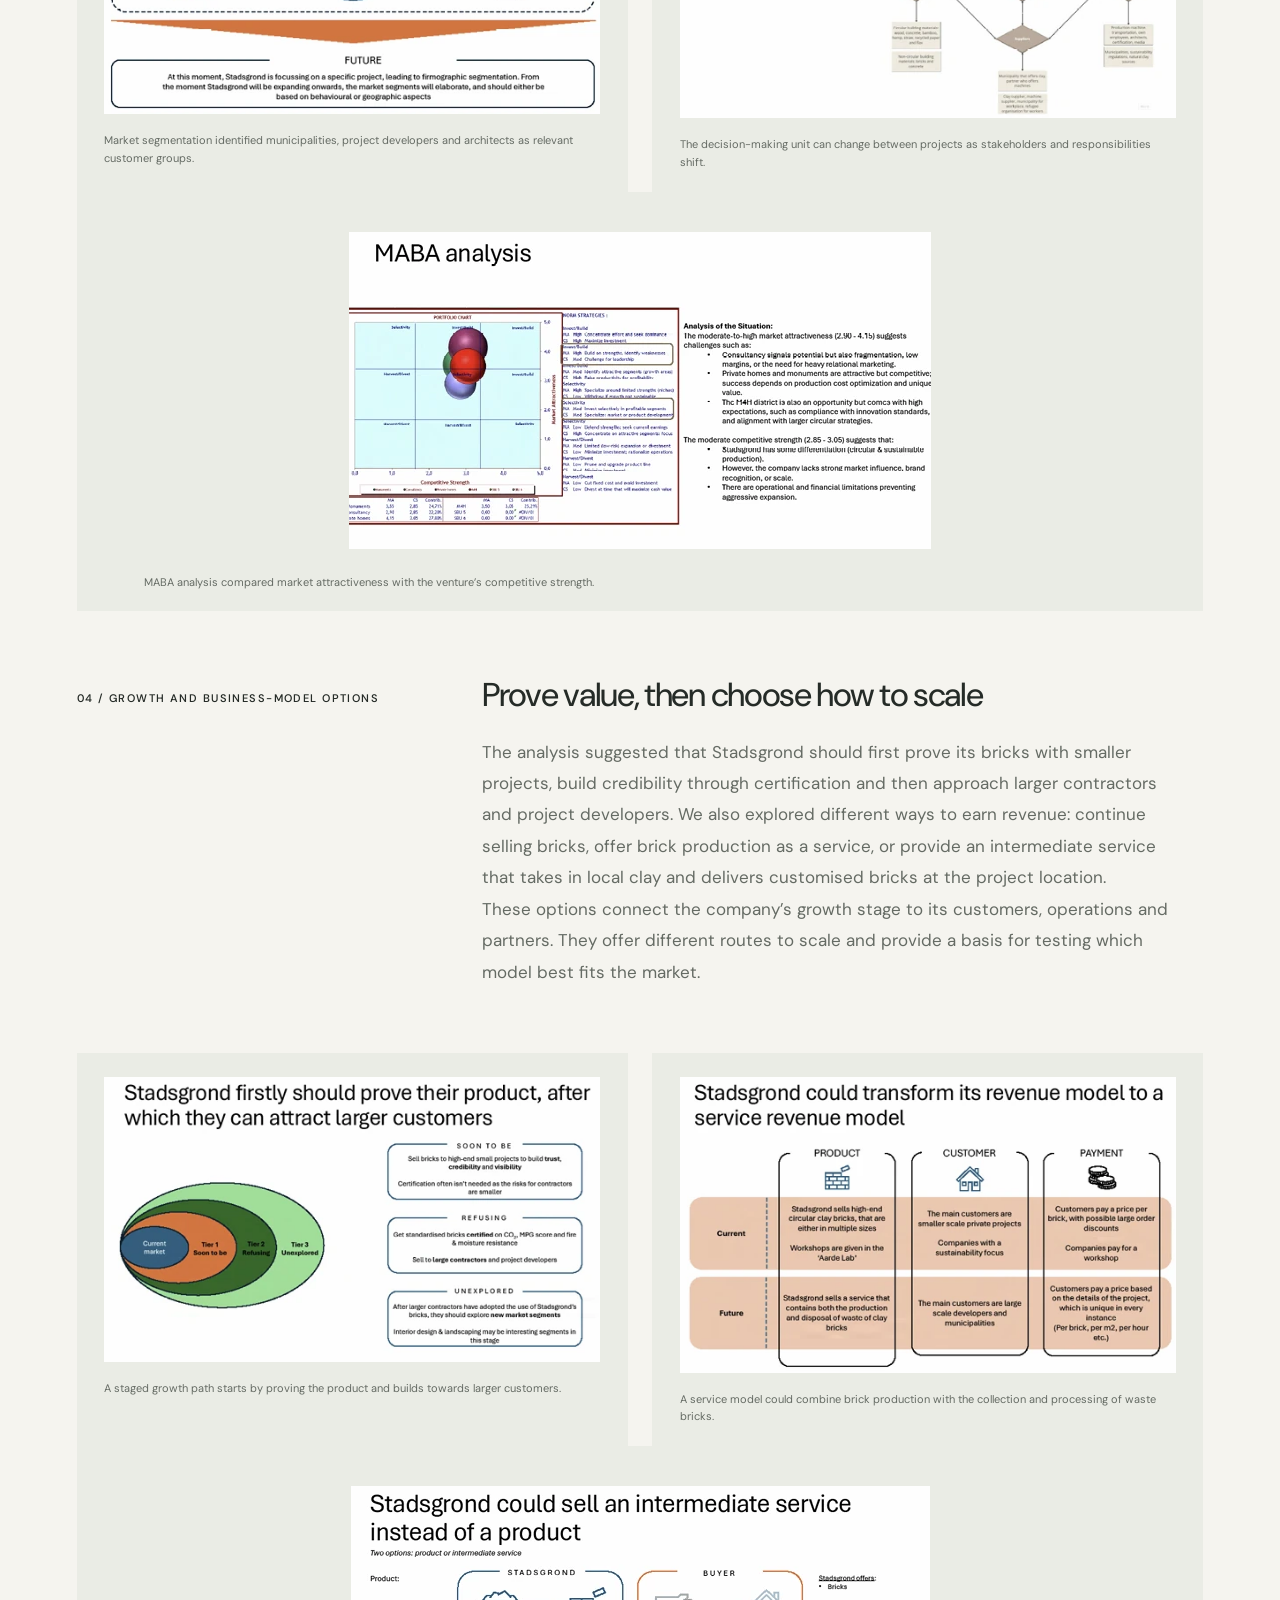
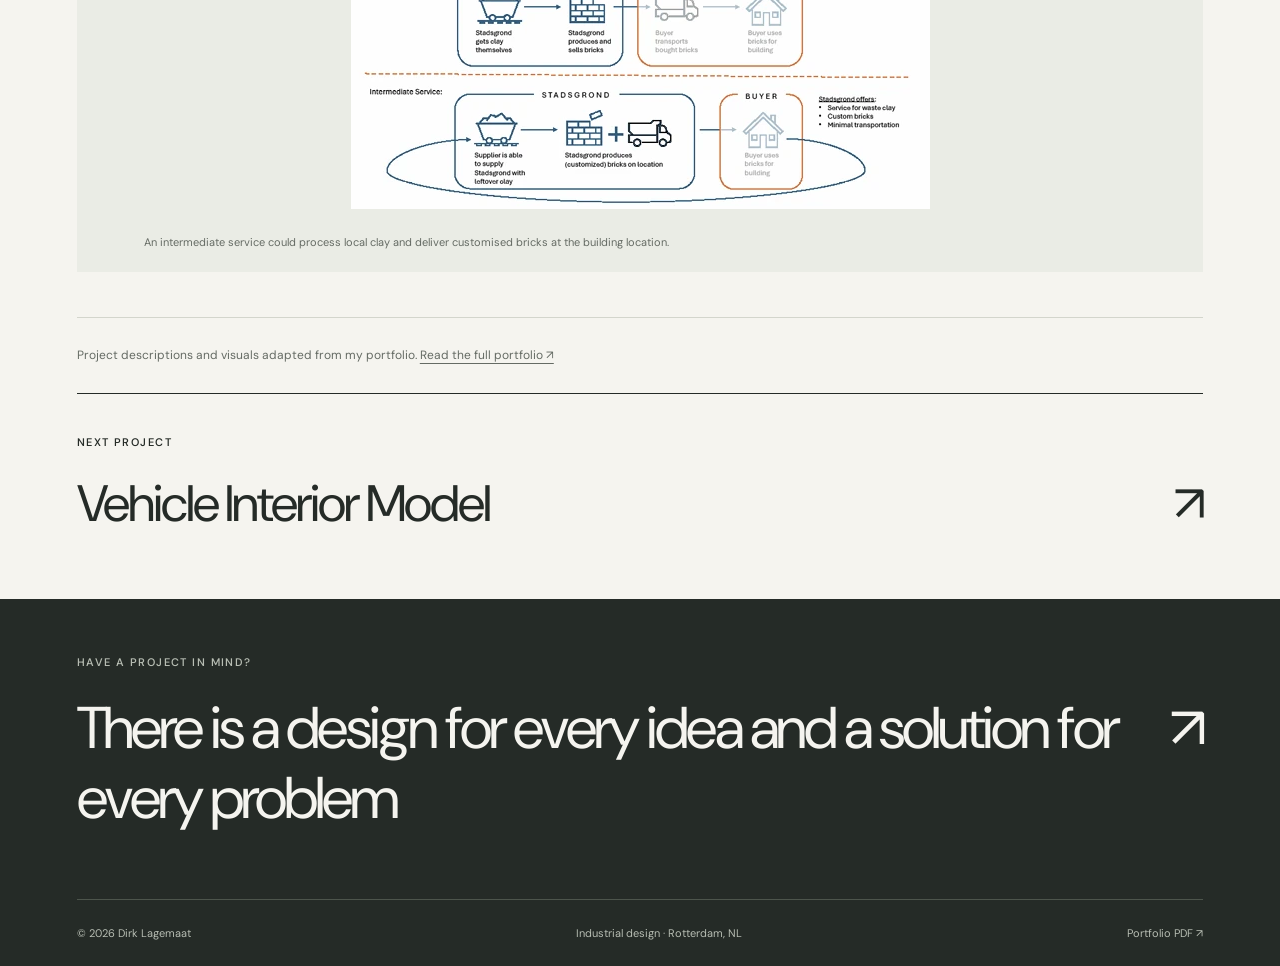
<file: entrepreneurship.html>
<!doctype html>
<html lang="en">
<head>
<meta charset="utf-8">
<meta name="viewport" content="width=device-width, initial-scale=1">
<meta name="description" content="Entrepreneurial studies on startup growth, intellectual property, market strategy and circular business models.">
<meta name="theme-color" content="#f5f4ef">
<title>Design &amp; Entrepreneurship — Dirk Lagemaat</title>
<link rel="icon" href="favicon.svg" type="image/svg+xml">
<link rel="stylesheet" href="style.css">
</head>
<body>
<a class="skip" href="#main">Skip to content</a>
<header class="site-header">
<a class="logo" href="index.html" aria-label="Dirk Lagemaat home">dirk<span class="logo-dot">.</span><span class="logo-name">Lagemaat<br>Industrial Design Engineer</span></a>
<nav aria-label="Main navigation"><a href="index.html#projects" aria-current="page">Projects</a><a href="cv.html">About &amp; CV</a><a href="contact.html">Contact</a></nav>
</header>
<main id="main">
<article>
<section class="case-intro">
<a class="back-link" href="index.html#projects">← All projects</a>
<p class="eyebrow">04 / Business strategy</p>
<h1>Design &amp; Entrepreneurship</h1>
<p class="case-lead">How design methods can help young businesses understand their markets, organise for growth and build partnerships.</p>
<dl class="project-meta">
<div><dt>Context</dt><dd>Entrepreneurial electives · Delft Centre for Entrepreneurship · TU Delft</dd></div>
<div><dt>Cases</dt><dd>Kitepower · Vattenfall’s Cake spin-off · Stadsgrond</dd></div>
</dl>
</section>

<section class="case-section">
<div class="case-label"><span class="eyebrow">01 / Design beyond the product</span></div>
<div class="case-copy">
<h2>Designing for a business to last</h2>
<p>During my master’s, I took courses at the Delft Centre for Entrepreneurship to extend my design skills with a stronger market perspective. A product, service or system can improve through many design iterations, but it also needs a business that can maintain and develop it over time.</p>
<p>By analysing several startups, I explored the pressures faced by innovative but vulnerable companies. Their development stages reminded me of the iterative design process: teams need to recognise what the business needs next and organise the right people and resources around that priority. This made me interested in how design can inform market strategy and help a business grow.</p>
<p>For my Corporate Entrepreneurship &amp; Strategy report, I mapped how ventures move from preparation and ideation through incubation, launch and commercialisation, and what helps them progress at each stage.</p>
</div>
</section>
<div class="entrepreneurship-framework-pair">
<figure class="case-figure entrepreneurship-framework">
<img src="images/entrepreneurship-venture-stages.png" alt="Corporate venture development stages from preparation and ideation through incubation and launch to stability, with priorities at each stage." width="2136" height="968" loading="lazy" decoding="async">
<figcaption>Venture development stages and priorities, mapped in my Corporate Entrepreneurship &amp; Strategy report.</figcaption>
</figure>
<figure class="case-figure entrepreneurship-framework">
<img src="images/entrepreneurship-venture-activities.png" alt="Corporate entrepreneurship framework mapping activities and supporting factors across initiation, establishment and realisation, and commercialisation." width="2286" height="1116" loading="lazy" decoding="async">
<figcaption>A complementary framework connects venture activities with the organisational conditions that support initiation, realisation and commercialisation.</figcaption>
</figure>
</div>
<figure class="case-hero entrepreneurship">
<img src="images/entrepreneurship-kitepower.webp" alt="Kitepower concept, growth stages, value innovation, stakeholders and market-size overview." width="643" height="906" fetchpriority="high" decoding="async">
<figcaption>Kitepower: an overview of the concept, value innovation, stakeholders, growth stages and potential markets.</figcaption>
</figure>

<section class="case-section">
<div class="case-label"><span class="eyebrow">02 / Startup and corporate innovation</span></div>
<div class="case-copy">
<h2>Making collaboration work</h2>
<p>For a study of Vattenfall’s startup spin-off Cake, I looked at how a large company can work with a young venture through intellectual property. The case showed how startups can bring new ideas into an established industry, while larger organisations contribute experience, reach and resources.</p>
<p>My research led to recommendations for Vattenfall’s startup programme, including changes to parts of two incubation models. The comparison below summarises how low-selective, supportive and incubator models differ across financial, organisational, human, technological, network and infrastructure resources. A separate course on patents also taught me why intellectual property matters when designing products that use new technology.</p>
</div>
</section>
<figure class="case-figure">
<img src="images/entrepreneurship-incubation-models.webp" alt="Comparison table of low-selective, supportive and incubator models across financial, organisational, human, technology, network and infrastructure resources." width="609" height="521" loading="lazy" decoding="async">
<figcaption>Resource needs across three startup incubation models informed the recommendations for Vattenfall’s programme.</figcaption>
</figure>

<section class="case-section">
<div class="case-label"><span class="eyebrow">03 / Stadsgrond</span></div>
<div class="case-copy">
<h2>A business model for circular bricks</h2>
<p>Stadsgrond is a Rotterdam startup making circular, fully sustainable bricks from locally sourced clay. Our team used market research and strategy tools to understand where the company could create value, who it should serve and what could help it grow. We combined these methods to develop a business-model direction, prioritise tasks and identify practical next steps, including how Stadsgrond might eventually partner with larger firms.</p>
</div>
</section>
<div class="case-image-pair entrepreneurship-image-pair">
<figure class="case-figure">
<img src="images/entrepreneurship-stadsgrond-value-proposition.webp" alt="Value proposition canvas for Stadsgrond connecting circular brick benefits with customer jobs, gains and pains." width="558" height="321" loading="lazy" decoding="async">
<figcaption>The value proposition canvas maps customer needs against the benefits of locally made circular bricks.</figcaption>
</figure>
<figure class="case-figure">
<img src="images/entrepreneurship-stadsgrond-five-forces.webp" alt="Porter’s five forces analysis of competition, suppliers, buyers, new entrants and substitutes for Stadsgrond." width="556" height="321" loading="lazy" decoding="async">
<figcaption>Porter’s five forces helped assess the competitive pressures around the venture.</figcaption>
</figure>
</div>
<figure class="case-figure">
<img src="images/entrepreneurship-stadsgrond-generic-strategies.webp" alt="Porter’s generic strategies matrix and strategic focus points for Stadsgrond." width="579" height="321" loading="lazy" decoding="async">
<figcaption>Porter’s generic strategies were used to clarify Stadsgrond’s competitive position and focus.</figcaption>
</figure>
<div class="case-image-pair entrepreneurship-image-pair">
<figure class="case-figure">
<img src="images/entrepreneurship-stadsgrond-segmentation.webp" alt="Stadsgrond market segmentation diagram identifying municipalities, project developers and architects as current customer groups." width="560" height="312" loading="lazy" decoding="async">
<figcaption>Market segmentation identified municipalities, project developers and architects as relevant customer groups.</figcaption>
</figure>
<figure class="case-figure">
<img src="images/entrepreneurship-stadsgrond-dmu.webp" alt="Decision-making unit diagram showing how project stakeholders and responsibilities can vary by location and collaboration." width="560" height="317" loading="lazy" decoding="async">
<figcaption>The decision-making unit can change between projects as stakeholders and responsibilities shift.</figcaption>
</figure>
</div>
<figure class="case-figure">
<img src="images/entrepreneurship-stadsgrond-maba.webp" alt="MABA portfolio analysis comparing market attractiveness with Stadsgrond’s competitive strength." width="582" height="317" loading="lazy" decoding="async">
<figcaption>MABA analysis compared market attractiveness with the venture’s competitive strength.</figcaption>
</figure>

<section class="case-section">
<div class="case-label"><span class="eyebrow">04 / Growth and business-model options</span></div>
<div class="case-copy">
<h2>Prove value, then choose how to scale</h2>
<p>The analysis suggested that Stadsgrond should first prove its bricks with smaller projects, build credibility through certification and then approach larger contractors and project developers. We also explored different ways to earn revenue: continue selling bricks, offer brick production as a service, or provide an intermediate service that takes in local clay and delivers customised bricks at the project location.</p>
<p>These options connect the company’s growth stage to its customers, operations and partners. They offer different routes to scale and provide a basis for testing which model best fits the market.</p>
</div>
</section>
<div class="case-image-pair entrepreneurship-image-pair">
<figure class="case-figure">
<img src="images/entrepreneurship-stadsgrond-customer-growth.webp" alt="Stadsgrond growth stages from proving the product with current customers to larger customer tiers, with suggested actions for each stage." width="562" height="323" loading="lazy" decoding="async">
<figcaption>A staged growth path starts by proving the product and builds towards larger customers.</figcaption>
</figure>
<figure class="case-figure">
<img src="images/entrepreneurship-stadsgrond-service-model.webp" alt="Current and future Stadsgrond revenue models comparing brick sales with a service for producing and disposing of bricks." width="562" height="335" loading="lazy" decoding="async">
<figcaption>A service model could combine brick production with the collection and processing of waste bricks.</figcaption>
</figure>
</div>
<figure class="case-figure">
<img src="images/entrepreneurship-stadsgrond-intermediate-service.webp" alt="Comparison of selling bricks directly with offering an intermediate service that makes and transports customised bricks from local clay." width="579" height="323" loading="lazy" decoding="async">
<figcaption>An intermediate service could process local clay and deliver customised bricks at the building location.</figcaption>
</figure>

<div class="source-note">Project descriptions and visuals adapted from my portfolio. <a href="portfolio-dirk-lagemaat.pdf" target="_blank" rel="noopener">Read the full portfolio ↗</a></div>
<a class="next-project" href="ergonomics-model.html"><span class="eyebrow">Next project</span><span>Vehicle Interior Model <span aria-hidden="true">↗</span></span></a>
</article>
</main>
<footer class="site-footer"><div class="footer-top"><p class="eyebrow">Have a project in mind?</p><a class="footer-contact" href="contact.html">There is a design for every idea and a solution for every problem<span aria-hidden="true">↗</span></a></div><div class="footer-bottom"><span>© 2026 Dirk Lagemaat</span><span>Industrial design · Rotterdam, NL</span><a href="portfolio-dirk-lagemaat.pdf" target="_blank" rel="noopener">Portfolio PDF ↗</a></div></footer>
</body>
</html>
</file>
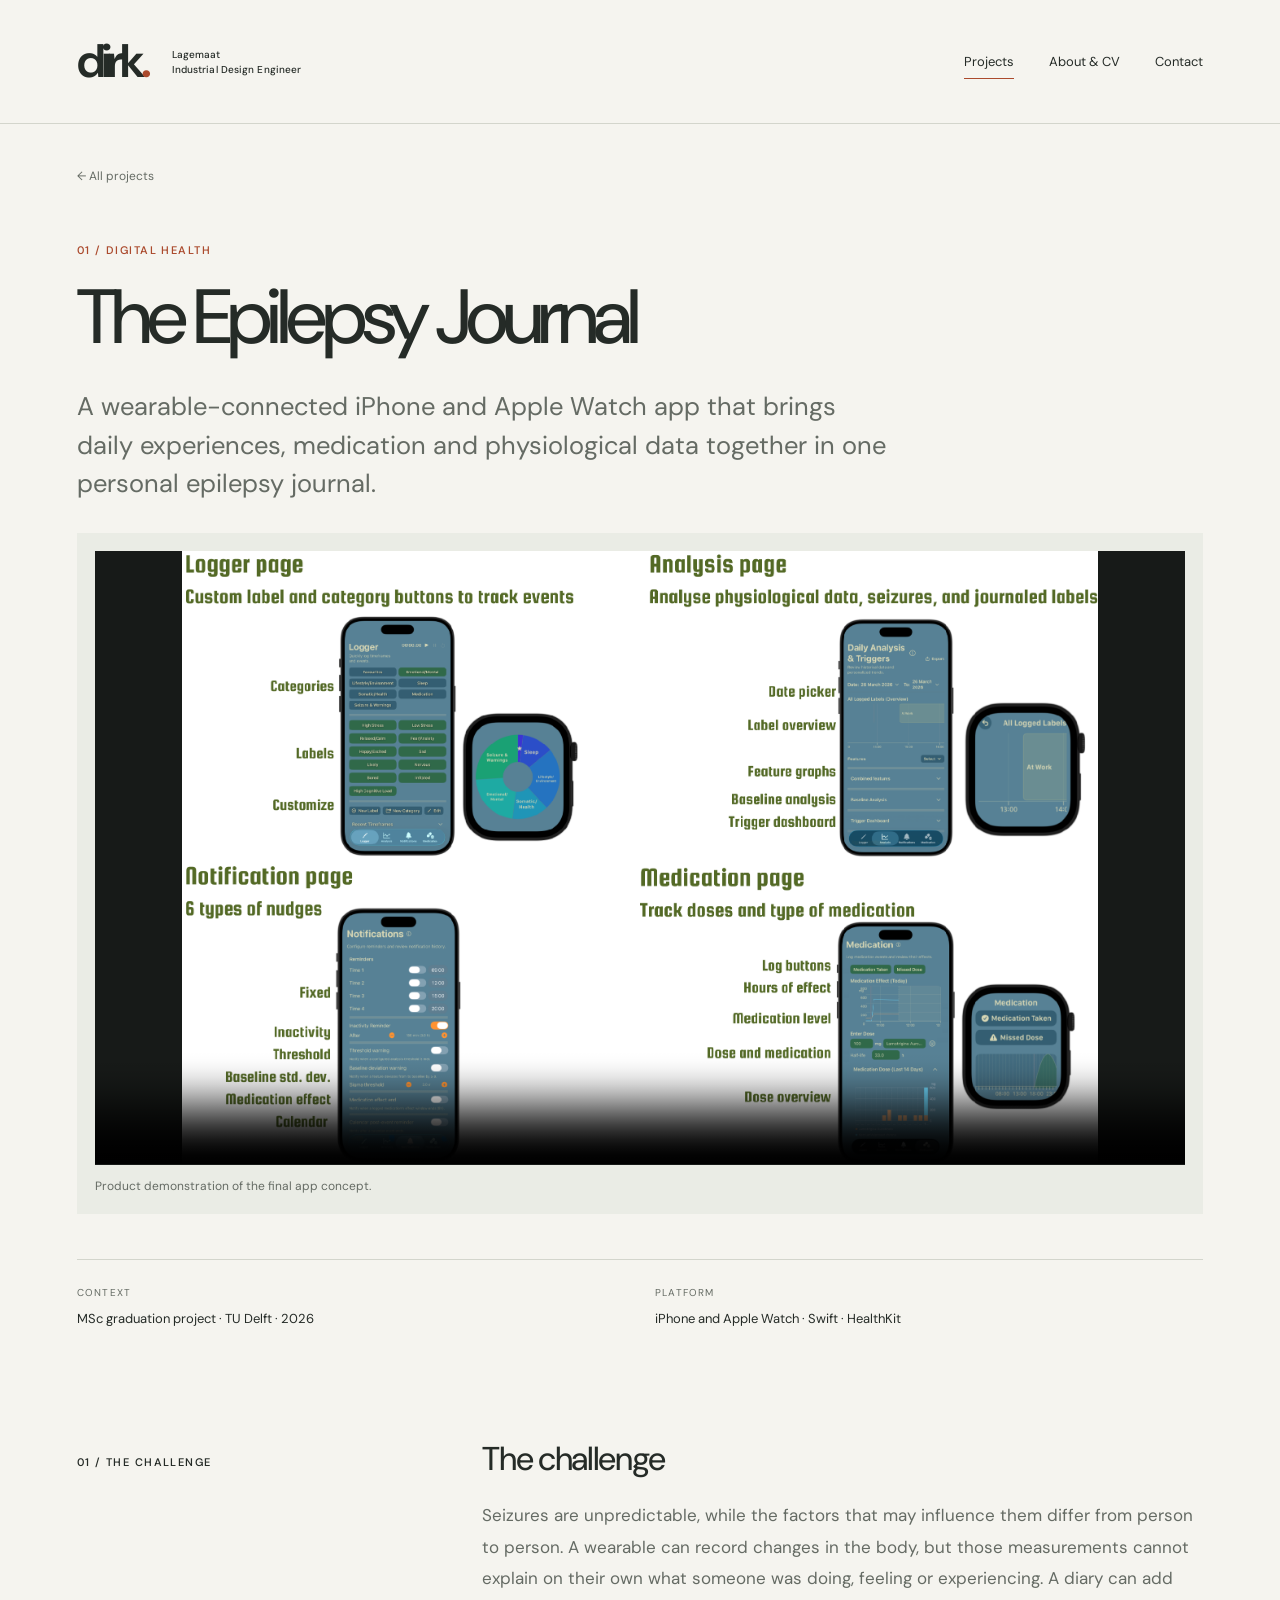
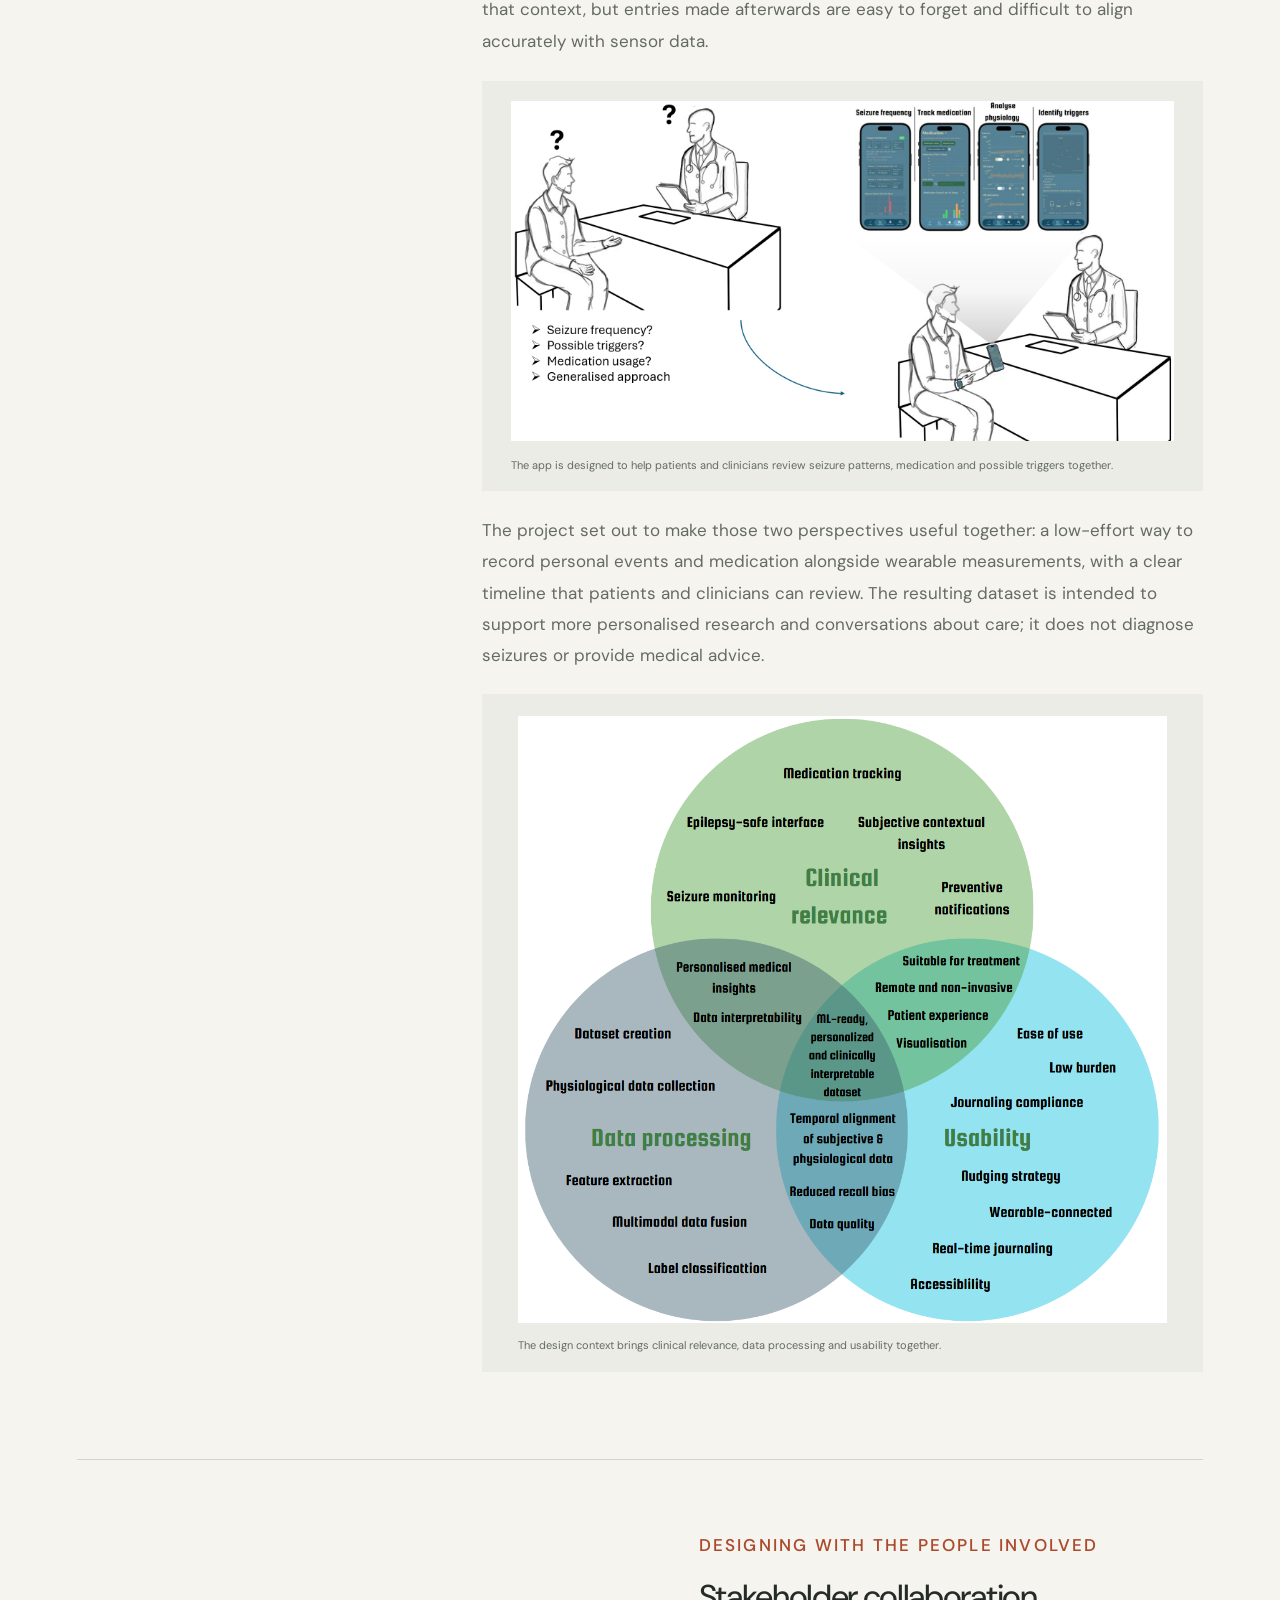
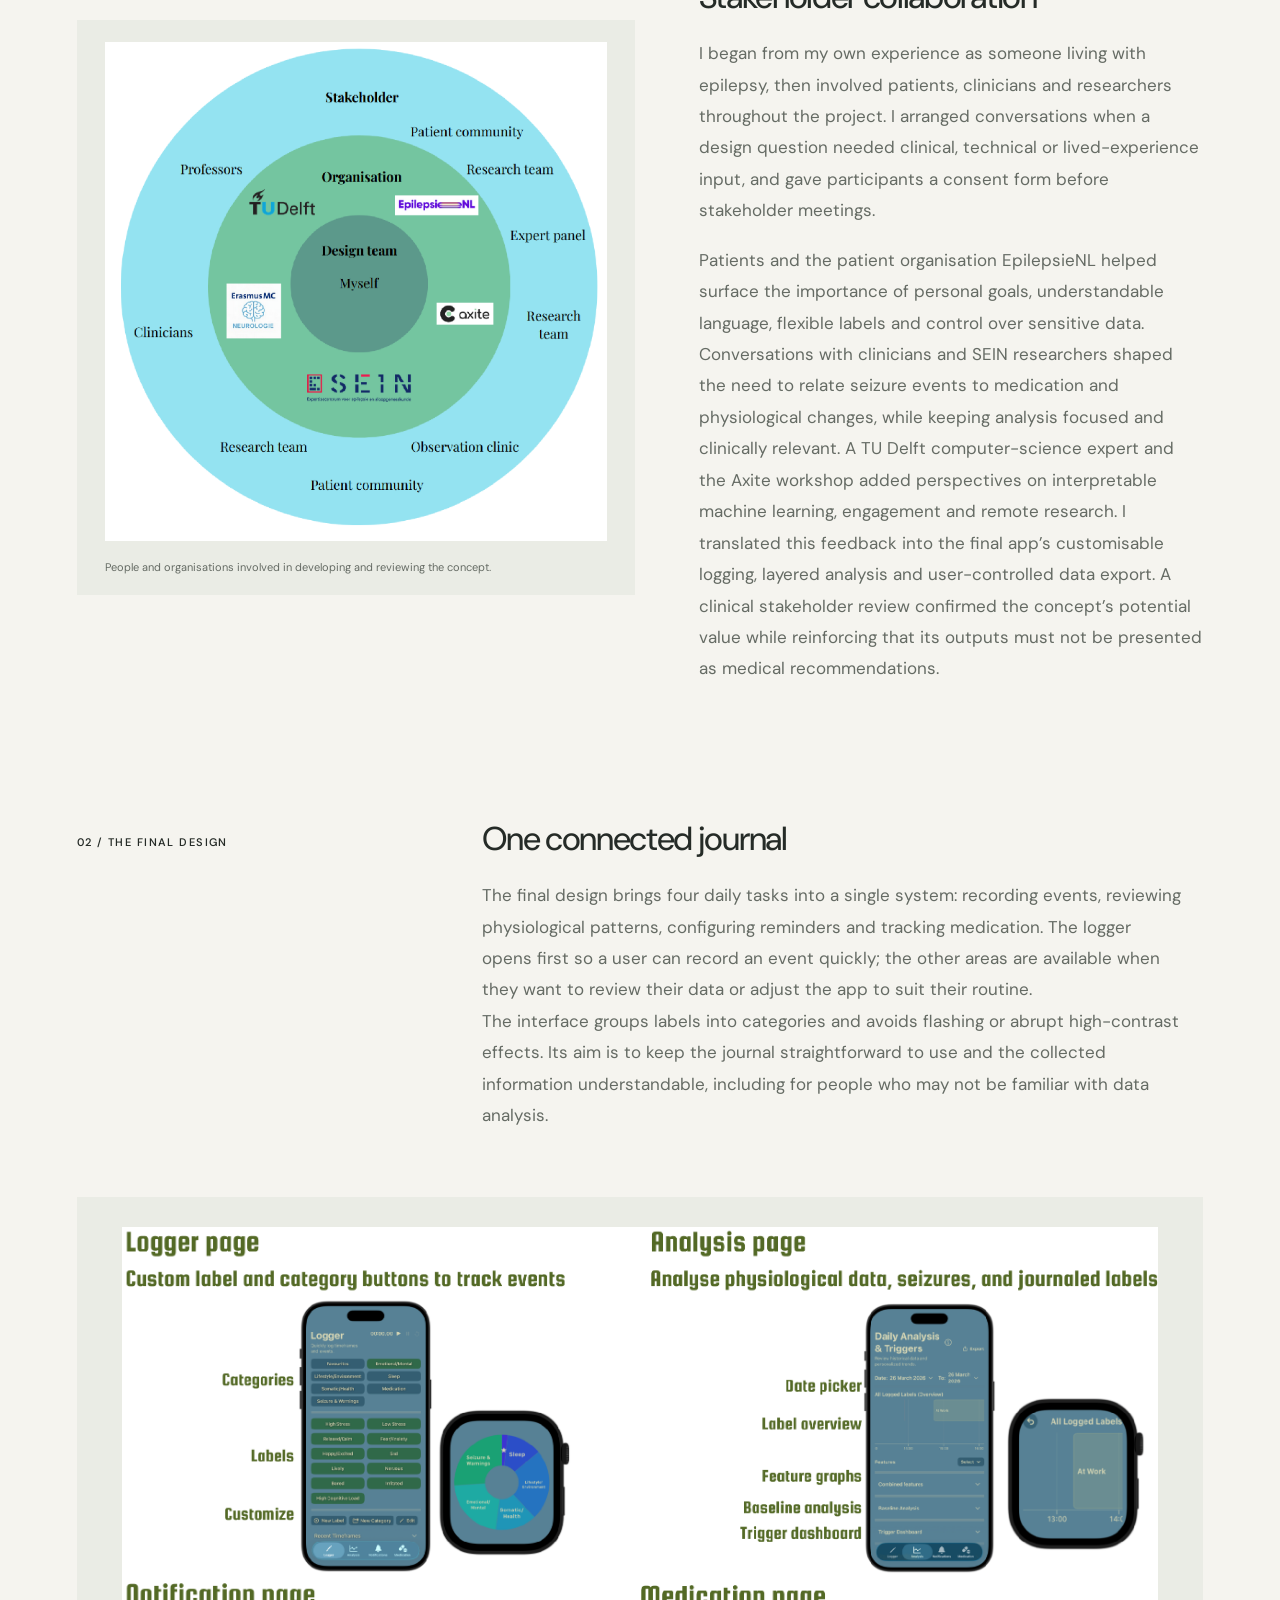
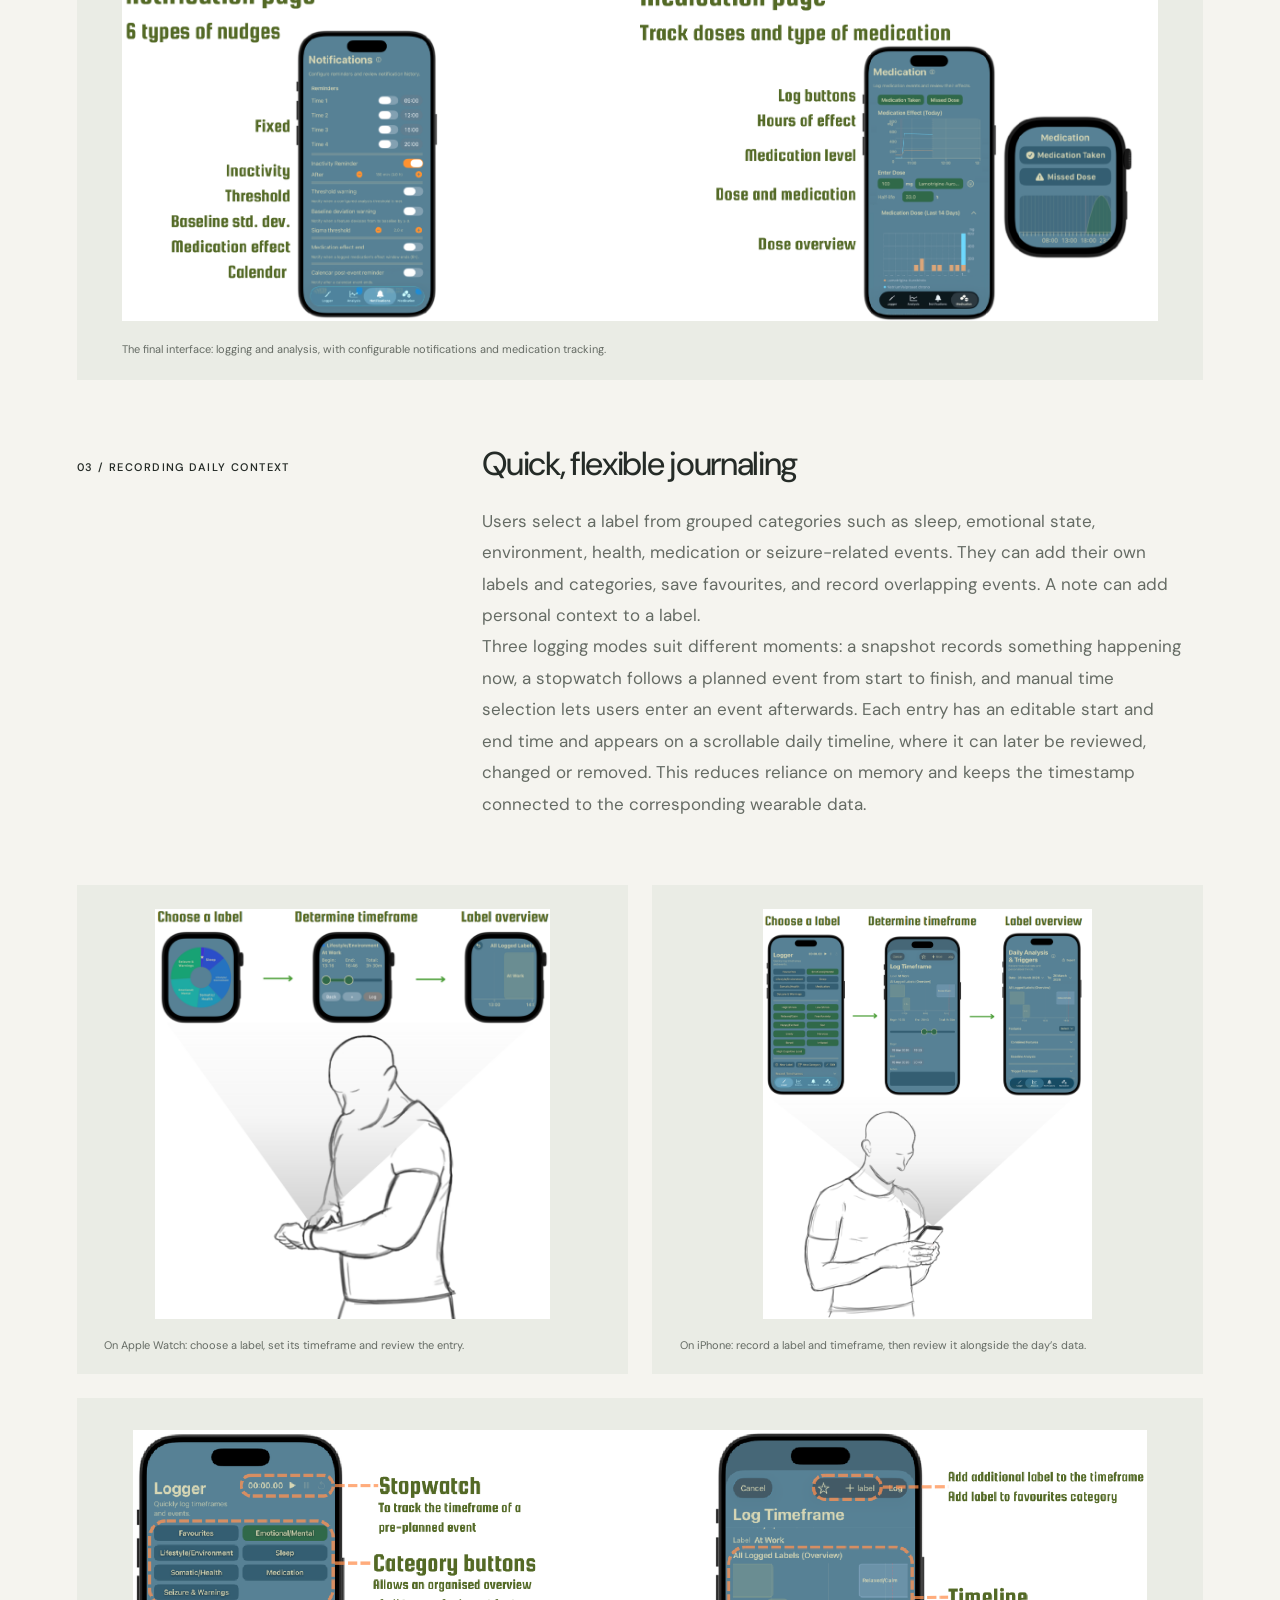
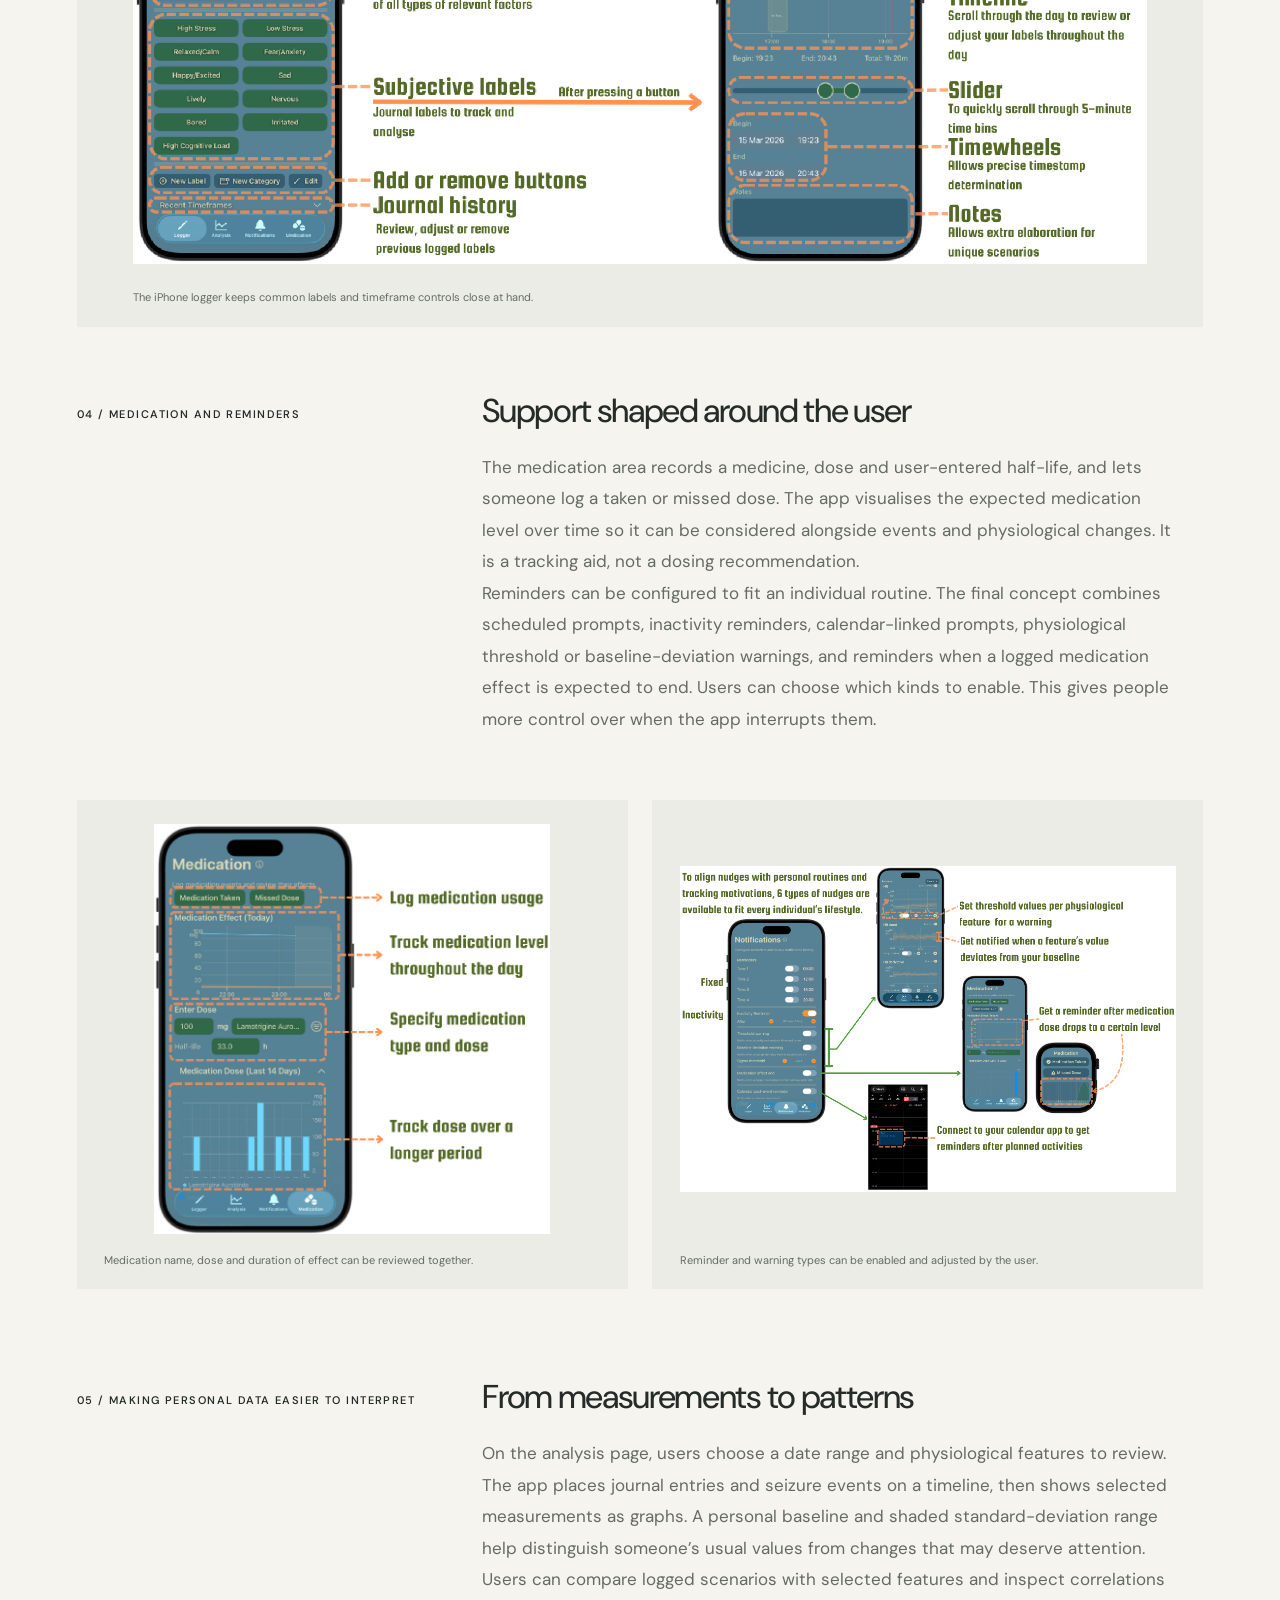
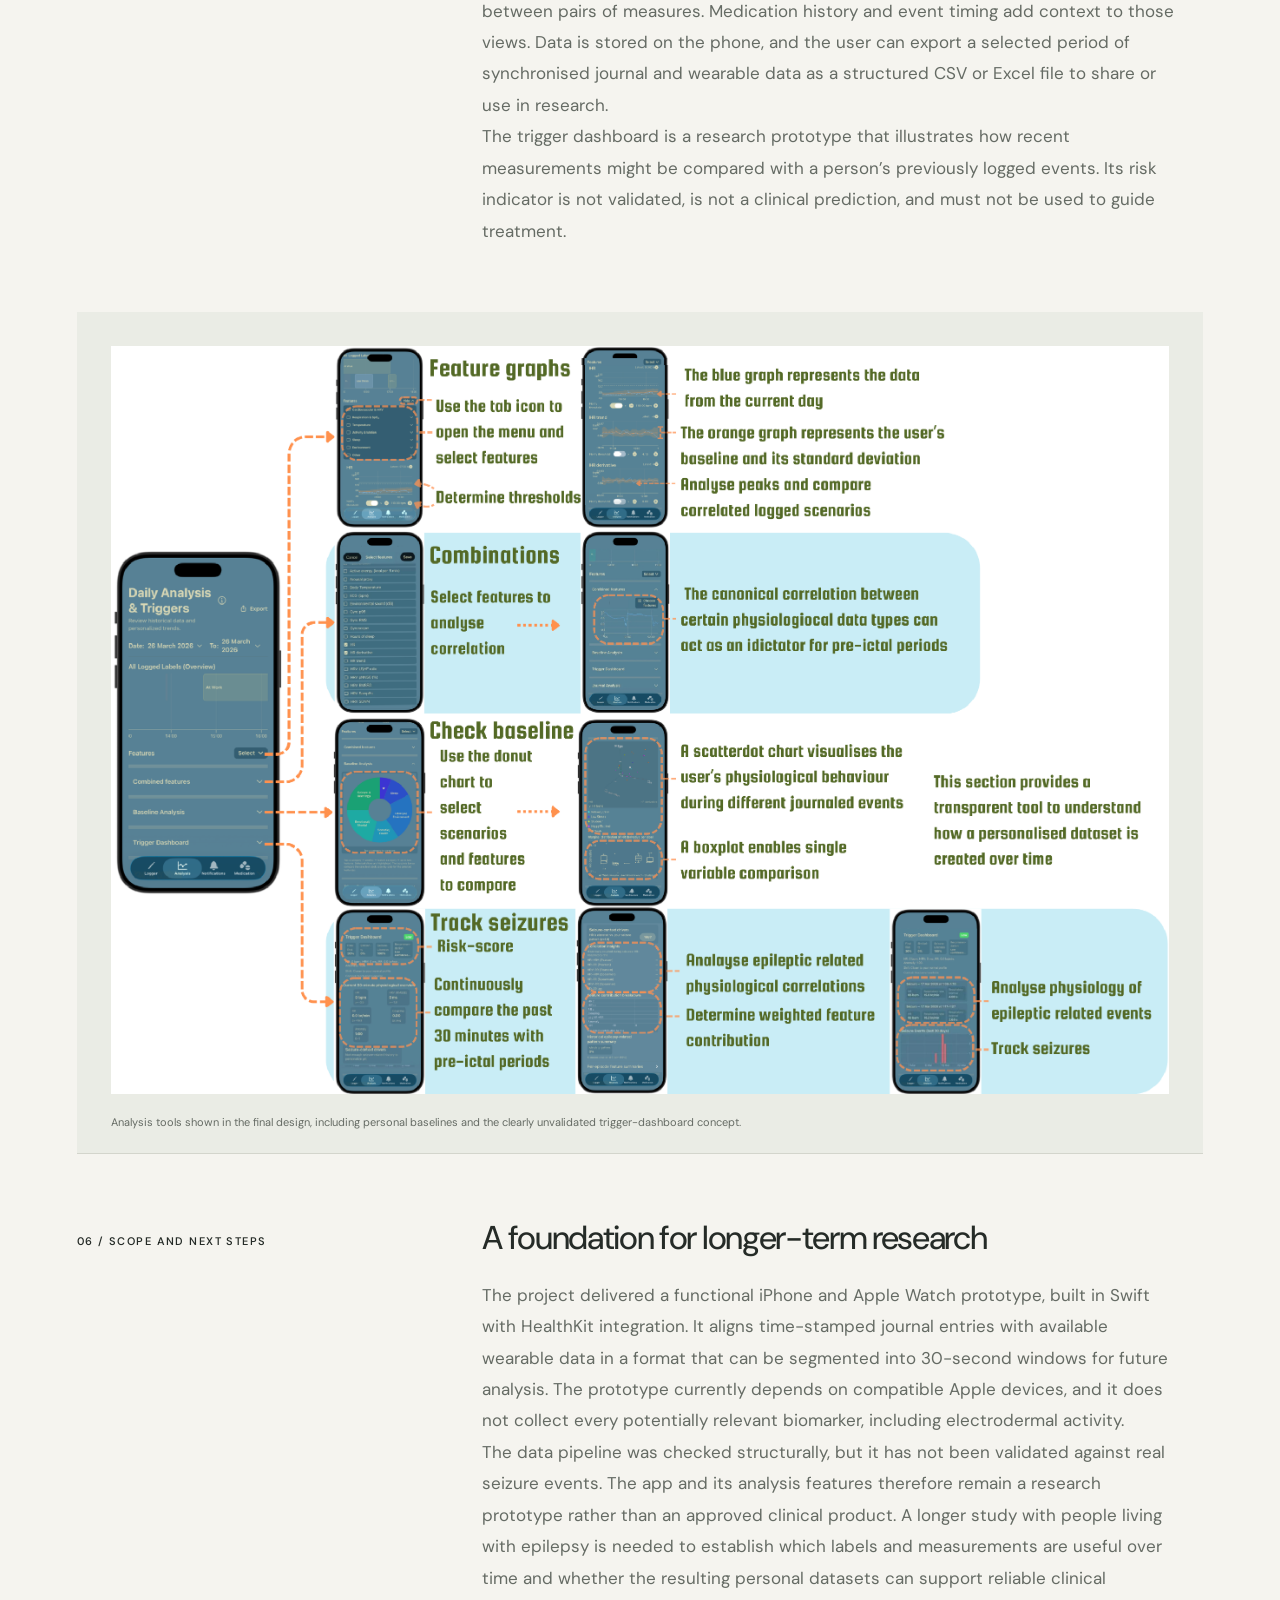
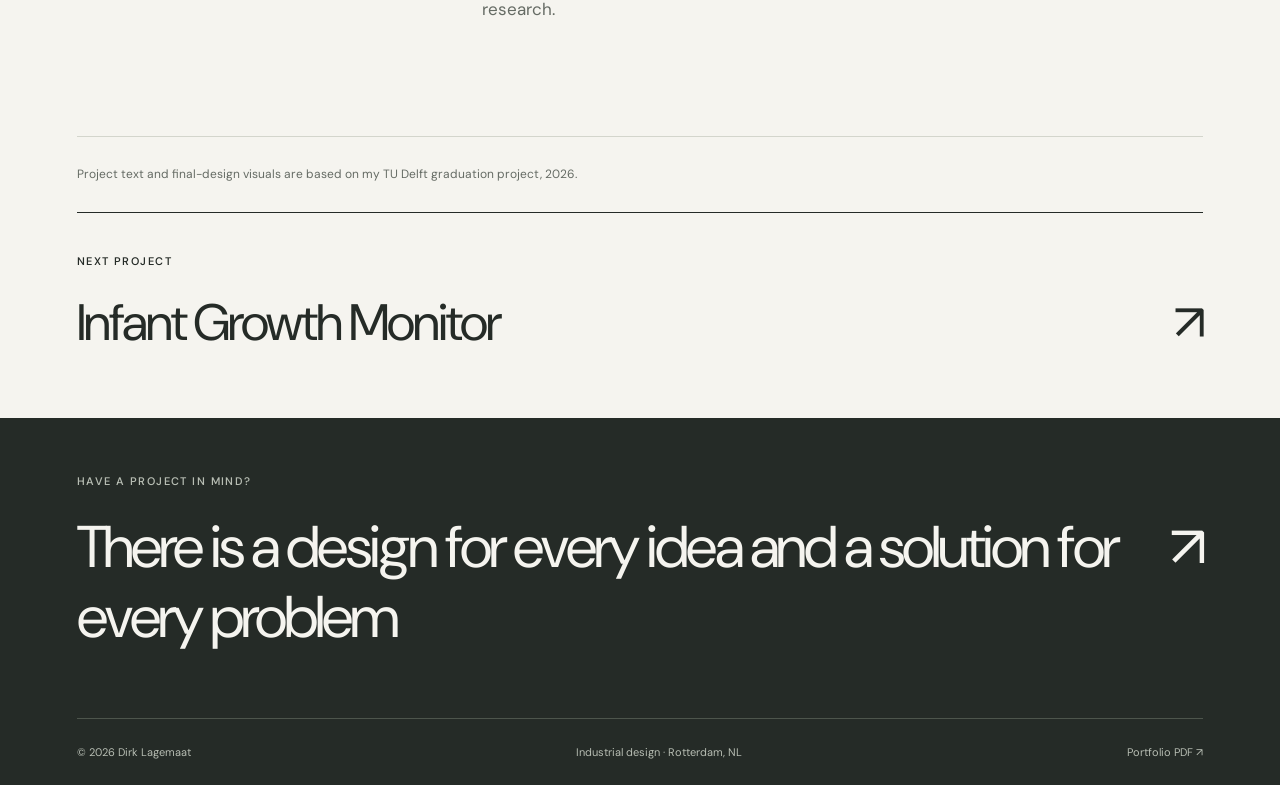
<file: epilepsy-journal.html>
<!doctype html>
<html lang="en">
<head>
  <meta charset="utf-8">
  <meta name="viewport" content="width=device-width, initial-scale=1">
  <meta name="description" content="The Epilepsy Journal is a wearable-connected iPhone and Apple Watch prototype that links personal journals, medication and physiological data for epilepsy care and research.">
  <meta name="theme-color" content="#f5f4ef">
  <title>The Epilepsy Journal — Dirk Lagemaat</title>
  <link rel="icon" href="favicon.svg" type="image/svg+xml">
  <link rel="stylesheet" href="style.css">
</head>
<body>
  <a class="skip" href="#main">Skip to content</a>
  <header class="site-header">
    <a class="logo" href="index.html" aria-label="Dirk Lagemaat home">dirk<span class="logo-dot">.</span><span class="logo-name">Lagemaat<br>Industrial Design Engineer</span></a>
    <nav aria-label="Main navigation"><a href="index.html#projects" aria-current="page">Projects</a><a href="cv.html">About &amp; CV</a><a href="contact.html">Contact</a></nav>
  </header>
  <main id="main">
    <article>
      <section class="case-intro">
        <a class="back-link" href="index.html#projects">← All projects</a>
        <p class="eyebrow">01 / Digital health</p>
        <h1>The Epilepsy Journal</h1>
        <p class="case-lead">A wearable-connected iPhone and Apple Watch app that brings daily experiences, medication and physiological data together in one personal epilepsy journal.</p>
        <figure class="case-video">
          <video controls playsinline preload="metadata" poster="images/epilepsy-final-overview.png" aria-label="Product demonstration video for The Epilepsy Journal">
            <source src="videos/epilepsy-journal-showcase.mp4" type="video/mp4">
            Your browser does not support embedded videos. <a href="videos/epilepsy-journal-showcase.mp4">Download the video.</a>
          </video>
          <figcaption>Product demonstration of the final app concept.</figcaption>
        </figure>
        <dl class="project-meta">
          <div><dt>Context</dt><dd>MSc graduation project · TU Delft · 2026</dd></div>
          <div><dt>Platform</dt><dd>iPhone and Apple Watch · Swift · HealthKit</dd></div>
        </dl>
      </section>

      <section class="case-section epilepsy-challenge-section">
        <div class="case-label"><span class="eyebrow">01 / The challenge</span></div>
        <div class="case-copy epilepsy-challenge-copy">
          <h2>The challenge</h2>
          <p>Seizures are unpredictable, while the factors that may influence them differ from person to person. A wearable can record changes in the body, but those measurements cannot explain on their own what someone was doing, feeling or experiencing. A diary can add that context, but entries made afterwards are easy to forget and difficult to align accurately with sensor data.</p>
          <figure class="case-figure epilepsy-challenge-image">
            <img src="images/epilepsy-neurologist-interface.png" alt="Illustration of a patient and neurologist reviewing the Epilepsy Journal app, with screens for seizure frequency, medication tracking, physiology analysis and trigger identification." width="1850" height="948" loading="lazy" decoding="async">
            <figcaption>The app is designed to help patients and clinicians review seizure patterns, medication and possible triggers together.</figcaption>
          </figure>
          <p>The project set out to make those two perspectives useful together: a low-effort way to record personal events and medication alongside wearable measurements, with a clear timeline that patients and clinicians can review. The resulting dataset is intended to support more personalised research and conversations about care; it does not diagnose seizures or provide medical advice.</p>
          <figure class="case-figure epilepsy-design-context">
            <img src="images/epilepsy-design-context.png" alt="Design context diagram showing how clinical relevance, data processing and usability combine into a personalised, clinically interpretable dataset." width="1145" height="1071" loading="lazy" decoding="async">
            <figcaption>The design context brings clinical relevance, data processing and usability together.</figcaption>
          </figure>
        </div>
      </section>

      <section class="epilepsy-feature epilepsy-feature-reverse">
        <div class="case-copy">
          <p class="eyebrow">Designing with the people involved</p>
          <h2>Stakeholder collaboration</h2>
          <p>I began from my own experience as someone living with epilepsy, then involved patients, clinicians and researchers throughout the project. I arranged conversations when a design question needed clinical, technical or lived-experience input, and gave participants a consent form before stakeholder meetings.</p>
          <p>Patients and the patient organisation EpilepsieNL helped surface the importance of personal goals, understandable language, flexible labels and control over sensitive data. Conversations with clinicians and SEIN researchers shaped the need to relate seizure events to medication and physiological changes, while keeping analysis focused and clinically relevant. A TU Delft computer-science expert and the Axite workshop added perspectives on interpretable machine learning, engagement and remote research. I translated this feedback into the final app’s customisable logging, layered analysis and user-controlled data export. A clinical stakeholder review confirmed the concept’s potential value while reinforcing that its outputs must not be presented as medical recommendations.</p>
        </div>
        <figure class="case-figure epilepsy-feature-visual">
          <img src="images/epilepsy-stakeholder-map.png" alt="Stakeholder map connecting the design project with patients, clinicians, researchers and organisations including TU Delft, EpilepsieNL, SEIN, Erasmus MC and Axite." width="1395" height="1386" loading="lazy" decoding="async">
          <figcaption>People and organisations involved in developing and reviewing the concept.</figcaption>
        </figure>
      </section>

      <section class="case-section">
        <div class="case-label"><span class="eyebrow">02 / The final design</span></div>
        <div class="case-copy">
          <h2>One connected journal</h2>
          <p>The final design brings four daily tasks into a single system: recording events, reviewing physiological patterns, configuring reminders and tracking medication. The logger opens first so a user can record an event quickly; the other areas are available when they want to review their data or adjust the app to suit their routine.</p>
          <p>The interface groups labels into categories and avoids flashing or abrupt high-contrast effects. Its aim is to keep the journal straightforward to use and the collected information understandable, including for people who may not be familiar with data analysis.</p>
        </div>
      </section>
      <figure class="case-figure epilepsy-overview">
        <img src="images/epilepsy-final-overview.png" alt="Final app overview showing the logger and analysis pages, including custom labels, notifications, medication, timelines and physiological graphs." width="2251" height="1508" fetchpriority="high" decoding="async">
        <figcaption>The final interface: logging and analysis, with configurable notifications and medication tracking.</figcaption>
      </figure>

      <section class="case-section">
        <div class="case-label"><span class="eyebrow">03 / Recording daily context</span></div>
        <div class="case-copy">
          <h2>Quick, flexible journaling</h2>
          <p>Users select a label from grouped categories such as sleep, emotional state, environment, health, medication or seizure-related events. They can add their own labels and categories, save favourites, and record overlapping events. A note can add personal context to a label.</p>
          <p>Three logging modes suit different moments: a snapshot records something happening now, a stopwatch follows a planned event from start to finish, and manual time selection lets users enter an event afterwards. Each entry has an editable start and end time and appears on a scrollable daily timeline, where it can later be reviewed, changed or removed. This reduces reliance on memory and keeps the timestamp connected to the corresponding wearable data.</p>
        </div>
      </section>
      <div class="case-image-pair epilepsy-image-pair">
        <figure class="case-figure">
          <img src="images/epilepsy-journaling-watch-process.png" alt="Three Apple Watch steps for journaling: choose a label, determine its timeframe and review the label on a timeline, alongside a person using the watch." width="822" height="852" loading="lazy" decoding="async">
          <figcaption>On Apple Watch: choose a label, set its timeframe and review the entry.</figcaption>
        </figure>
        <figure class="case-figure">
          <img src="images/epilepsy-journaling-phone-process.png" alt="Three iPhone steps for journaling: choose a label, determine its timeframe and review the entry in the analysis timeline, alongside a person using the phone." width="777" height="968" loading="lazy" decoding="async">
          <figcaption>On iPhone: record a label and timeframe, then review it alongside the day’s data.</figcaption>
        </figure>
      </div>
      <figure class="case-figure epilepsy-logger-figure">
        <img src="images/epilepsy-logger.png" alt="Annotated iPhone logger showing category buttons, custom labels, stopwatch, timeframe selection, notes and timeline editing." width="1860" height="796" loading="lazy" decoding="async">
        <figcaption>The iPhone logger keeps common labels and timeframe controls close at hand.</figcaption>
      </figure>

      <section class="case-section">
        <div class="case-label"><span class="eyebrow">04 / Medication and reminders</span></div>
        <div class="case-copy">
          <h2>Support shaped around the user</h2>
          <p>The medication area records a medicine, dose and user-entered half-life, and lets someone log a taken or missed dose. The app visualises the expected medication level over time so it can be considered alongside events and physiological changes. It is a tracking aid, not a dosing recommendation.</p>
          <p>Reminders can be configured to fit an individual routine. The final concept combines scheduled prompts, inactivity reminders, calendar-linked prompts, physiological threshold or baseline-deviation warnings, and reminders when a logged medication effect is expected to end. Users can choose which kinds to enable. This gives people more control over when the app interrupts them.</p>
        </div>
      </section>
      <div class="case-image-pair epilepsy-image-pair epilepsy-medication-pair">
        <figure class="case-figure">
          <img src="images/epilepsy-medication.png" alt="Final medication screens showing taken and missed dose buttons, dose entry, medication effect over time and a dose history." width="820" height="848" loading="lazy" decoding="async">
          <figcaption>Medication name, dose and duration of effect can be reviewed together.</figcaption>
        </figure>
        <figure class="case-figure">
          <img src="images/epilepsy-notifications.png" alt="Final notification settings screen with controls for scheduled and inactivity reminders, threshold and baseline alerts, medication-effect reminders and calendar prompts." width="1953" height="1285" loading="lazy" decoding="async">
          <figcaption>Reminder and warning types can be enabled and adjusted by the user.</figcaption>
        </figure>
      </div>

      <section class="case-section">
        <div class="case-label"><span class="eyebrow">05 / Making personal data easier to interpret</span></div>
        <div class="case-copy">
          <h2>From measurements to patterns</h2>
          <p>On the analysis page, users choose a date range and physiological features to review. The app places journal entries and seizure events on a timeline, then shows selected measurements as graphs. A personal baseline and shaded standard-deviation range help distinguish someone’s usual values from changes that may deserve attention.</p>
          <p>Users can compare logged scenarios with selected features and inspect correlations between pairs of measures. Medication history and event timing add context to those views. Data is stored on the phone, and the user can export a selected period of synchronised journal and wearable data as a structured CSV or Excel file to share or use in research.</p>
          <p>The trigger dashboard is a research prototype that illustrates how recent measurements might be compared with a person’s previously logged events. Its risk indicator is not validated, is not a clinical prediction, and must not be used to guide treatment.</p>
        </div>
      </section>
      <figure class="case-figure epilepsy-analysis-image">
        <img src="images/epilepsy-analysis.png" alt="Annotated analysis screens showing feature graphs with personal baselines, feature combinations, scenario comparisons and a non-validated trigger dashboard concept." width="2437" height="1721" loading="lazy" decoding="async">
        <figcaption>Analysis tools shown in the final design, including personal baselines and the clearly unvalidated trigger-dashboard concept.</figcaption>
      </figure>

      <section class="case-section epilepsy-boundary">
        <div class="case-label"><span class="eyebrow">06 / Scope and next steps</span></div>
        <div class="case-copy">
          <h2>A foundation for longer-term research</h2>
          <p>The project delivered a functional iPhone and Apple Watch prototype, built in Swift with HealthKit integration. It aligns time-stamped journal entries with available wearable data in a format that can be segmented into 30-second windows for future analysis. The prototype currently depends on compatible Apple devices, and it does not collect every potentially relevant biomarker, including electrodermal activity.</p>
          <p>The data pipeline was checked structurally, but it has not been validated against real seizure events. The app and its analysis features therefore remain a research prototype rather than an approved clinical product. A longer study with people living with epilepsy is needed to establish which labels and measurements are useful over time and whether the resulting personal datasets can support reliable clinical research.</p>
        </div>
      </section>

      <p class="source-note">Project text and final-design visuals are based on my TU Delft graduation project, 2026.</p>
      <a class="next-project" href="growth-monitor.html"><span class="eyebrow">Next project</span><span>Infant Growth Monitor <span aria-hidden="true">↗</span></span></a>
    </article>
  </main>
  <footer class="site-footer">
    <div class="footer-top"><p class="eyebrow">Have a project in mind?</p><a class="footer-contact" href="contact.html">There is a design for every idea and a solution for every problem<span aria-hidden="true">↗</span></a></div>
    <div class="footer-bottom"><span>© 2026 Dirk Lagemaat</span><span>Industrial design · Rotterdam, NL</span><a href="portfolio-dirk-lagemaat.pdf" target="_blank" rel="noopener">Portfolio PDF ↗</a></div>
  </footer>
</body>
</html>
</file>
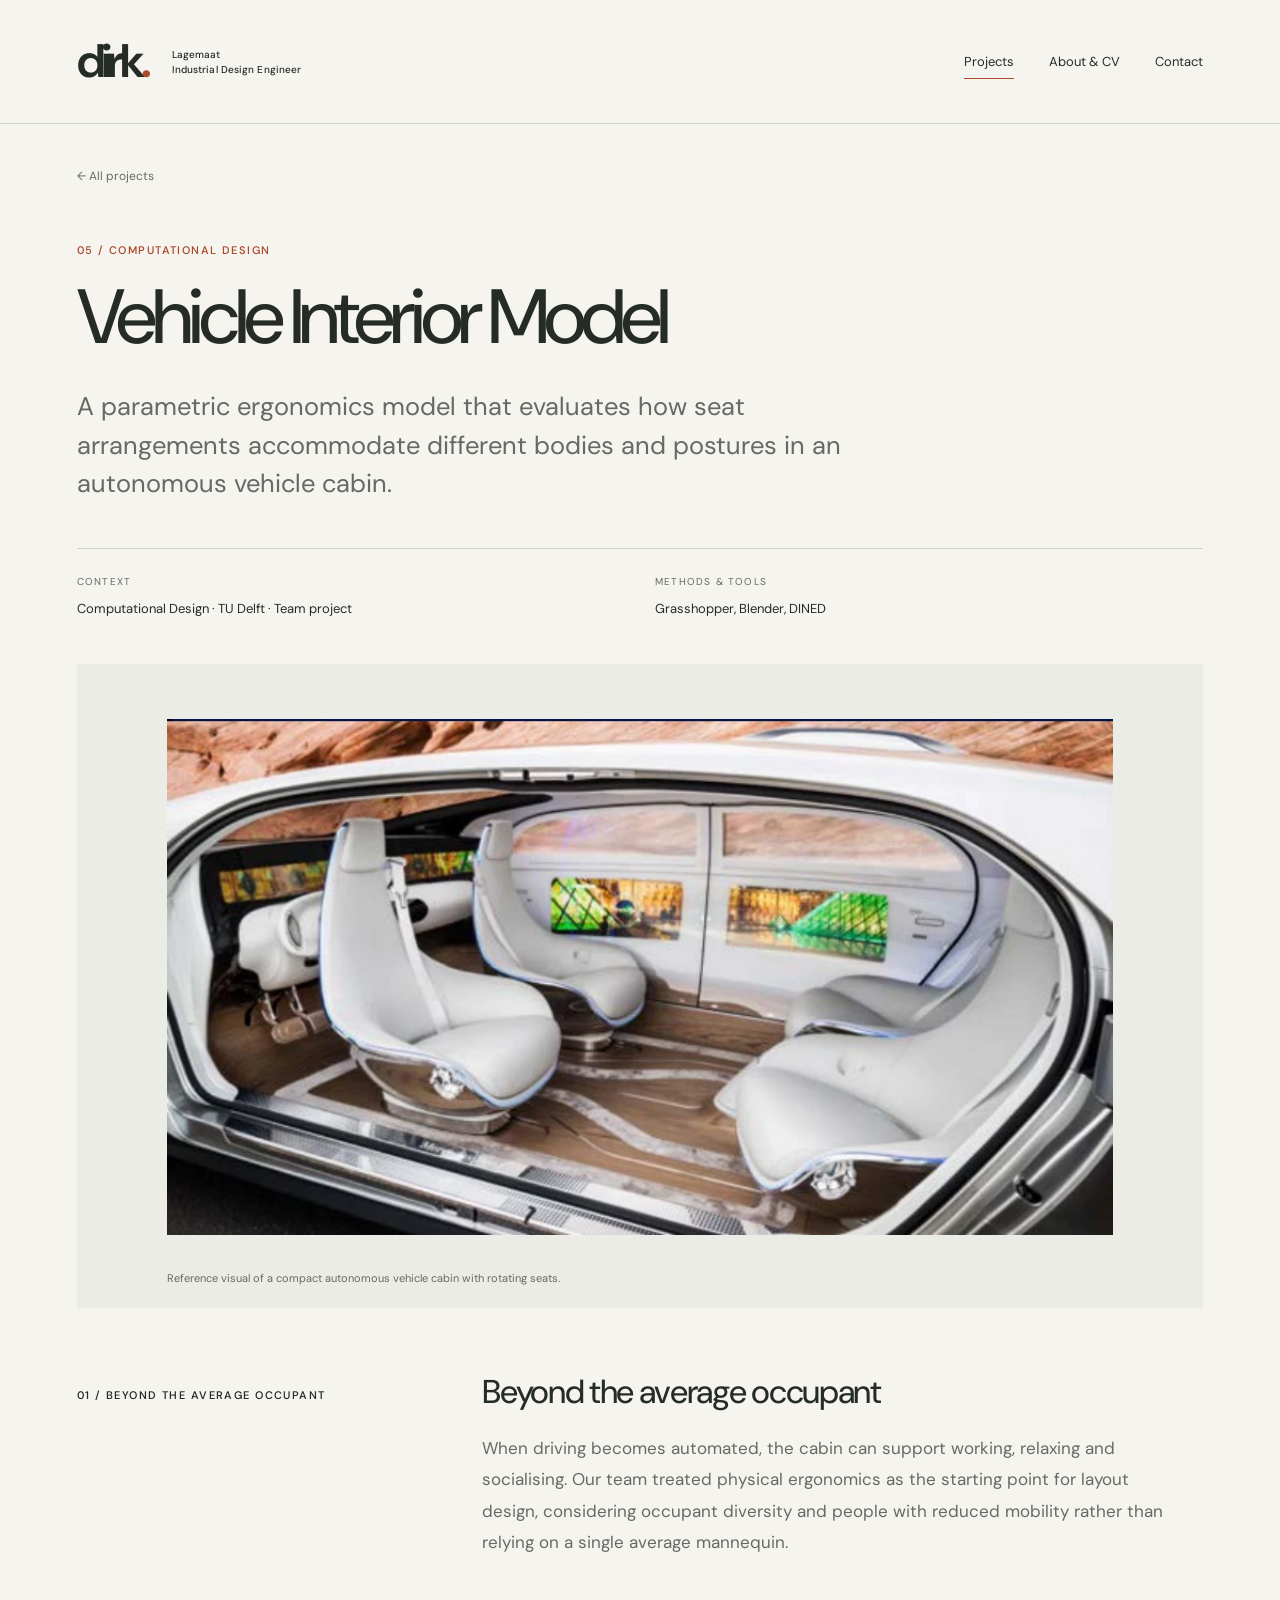
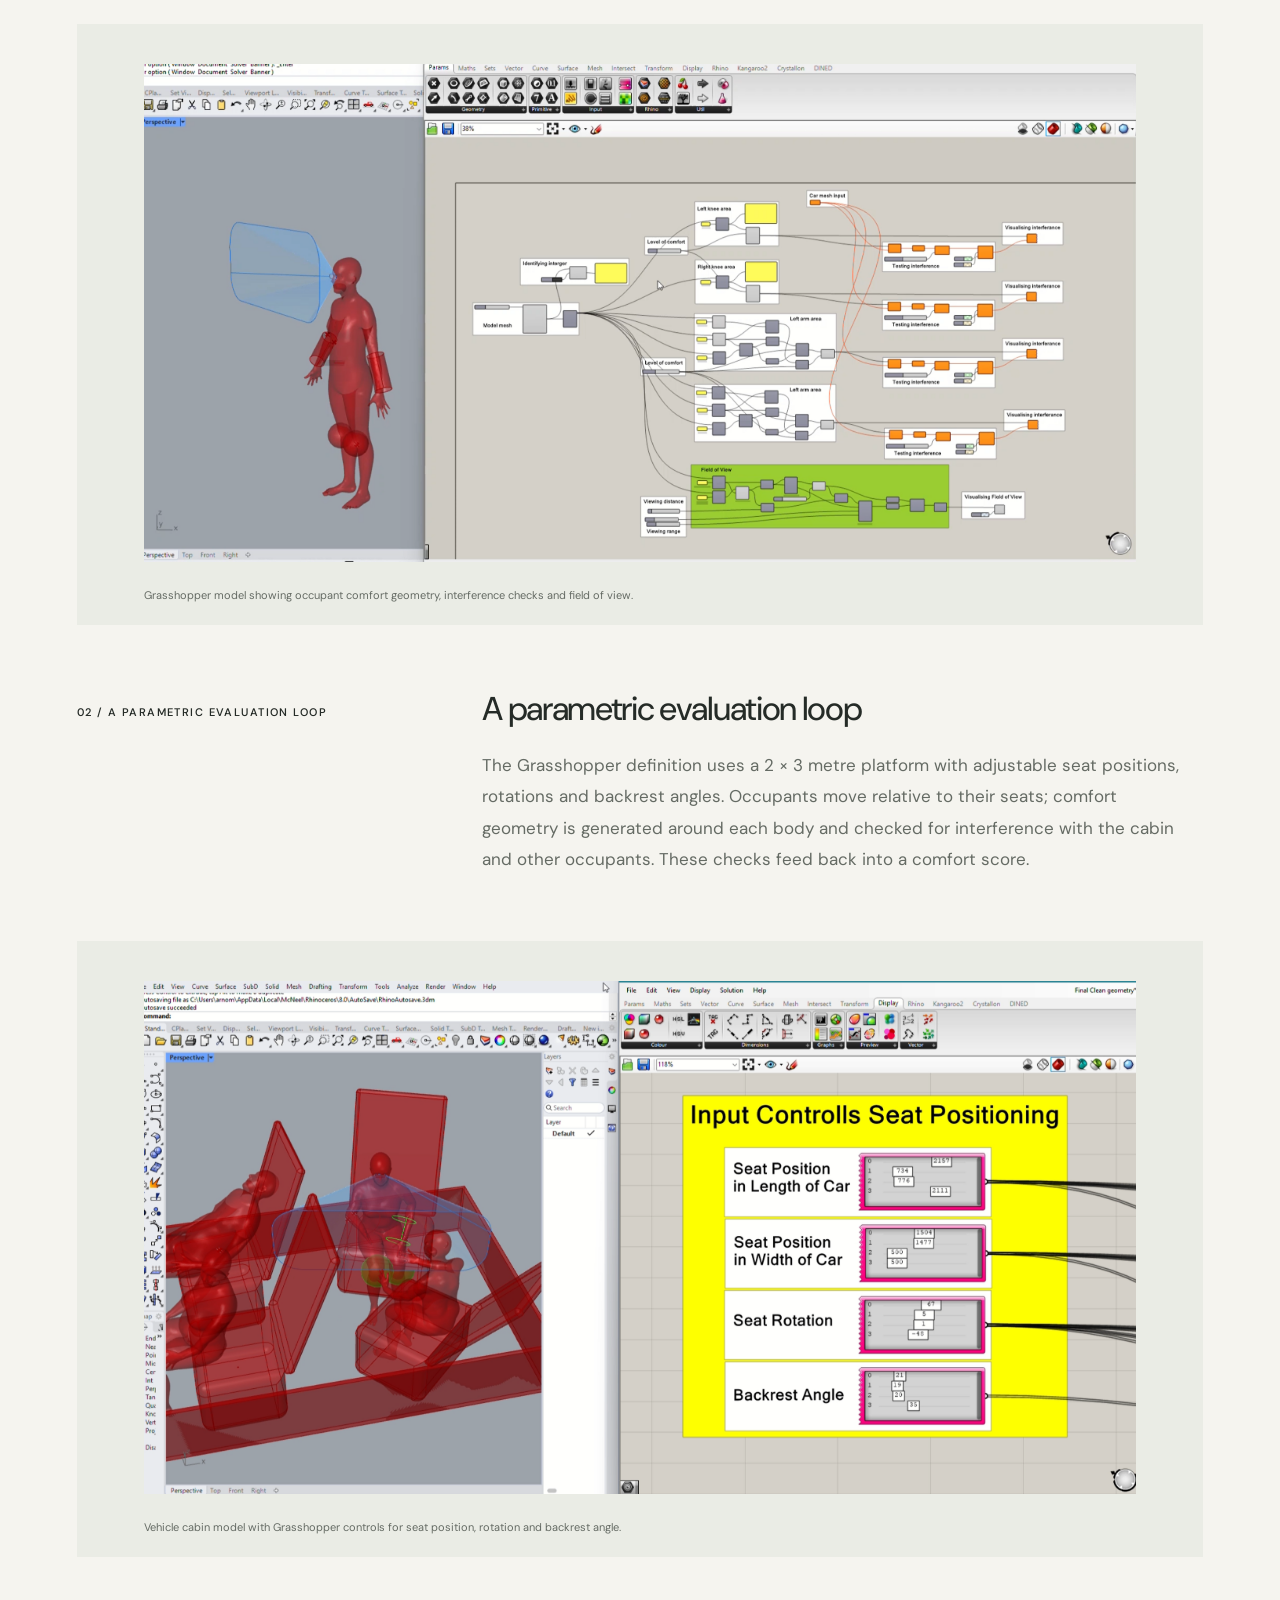
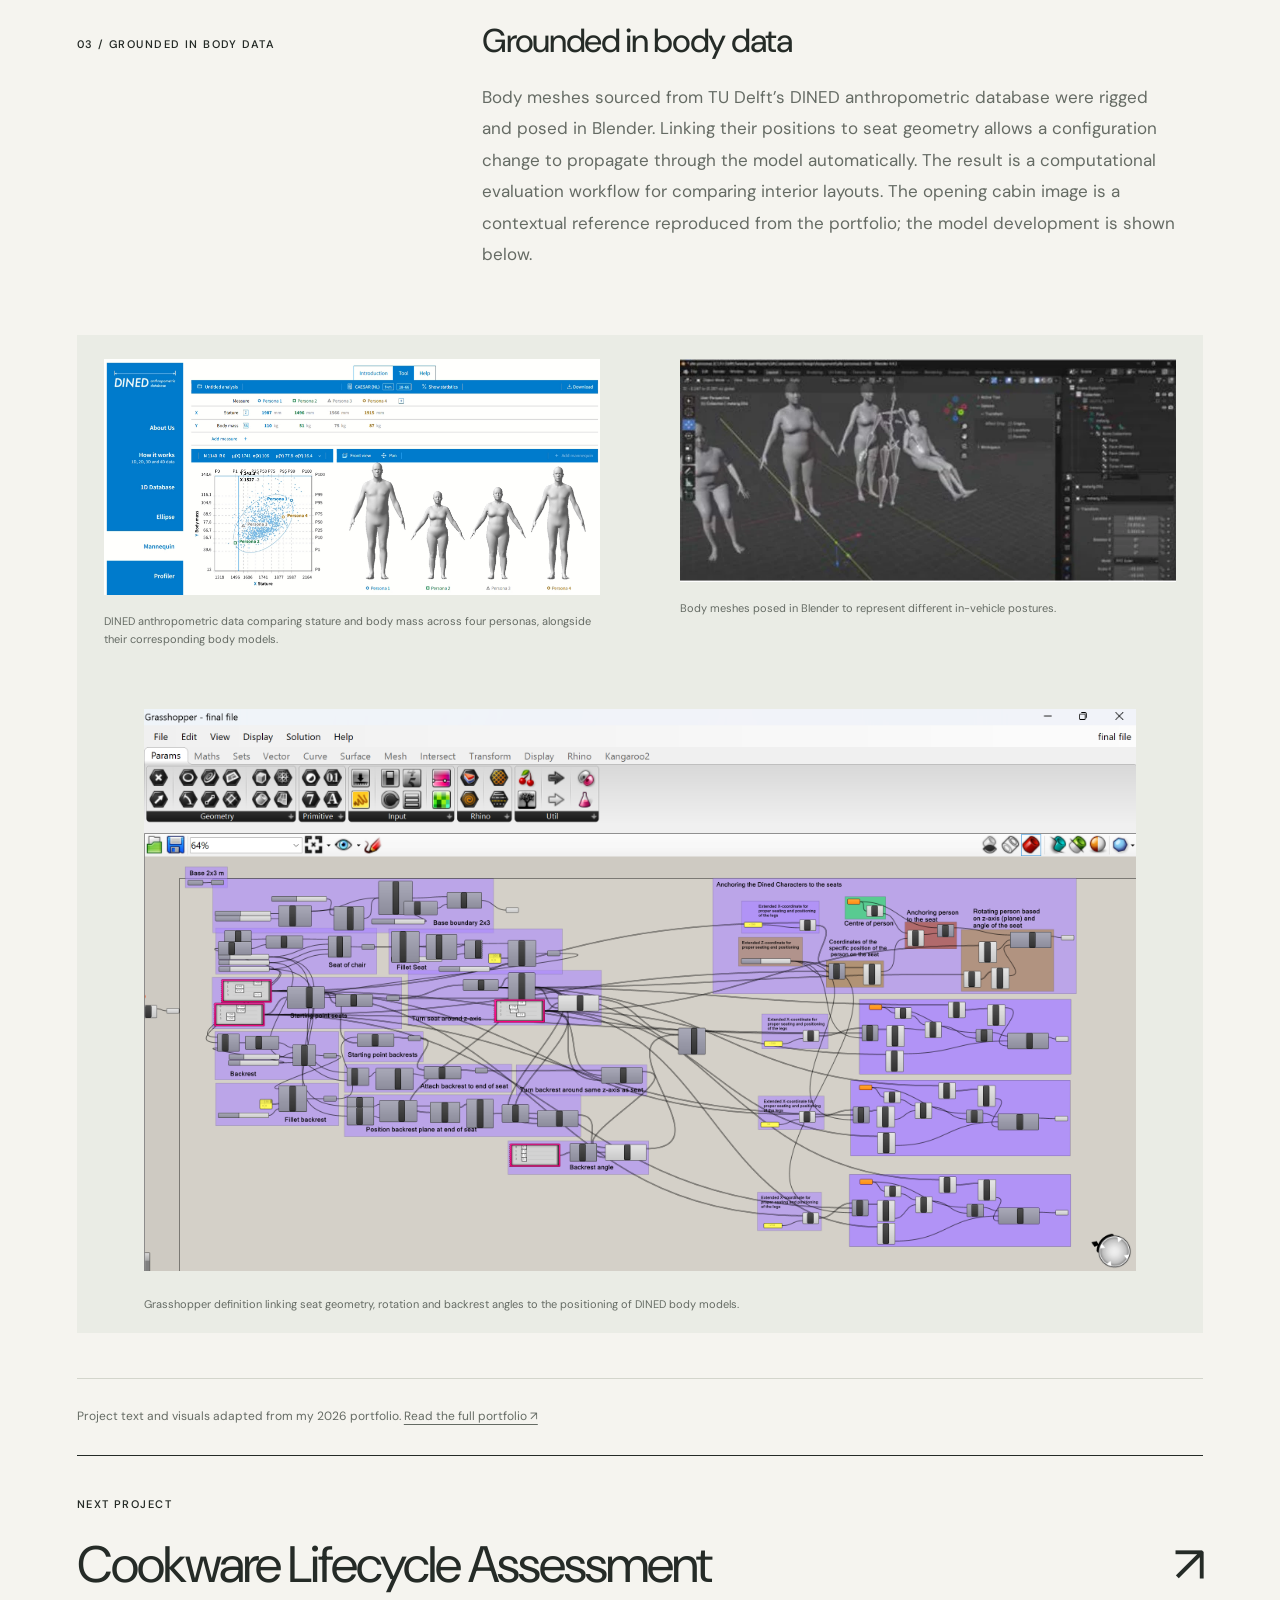
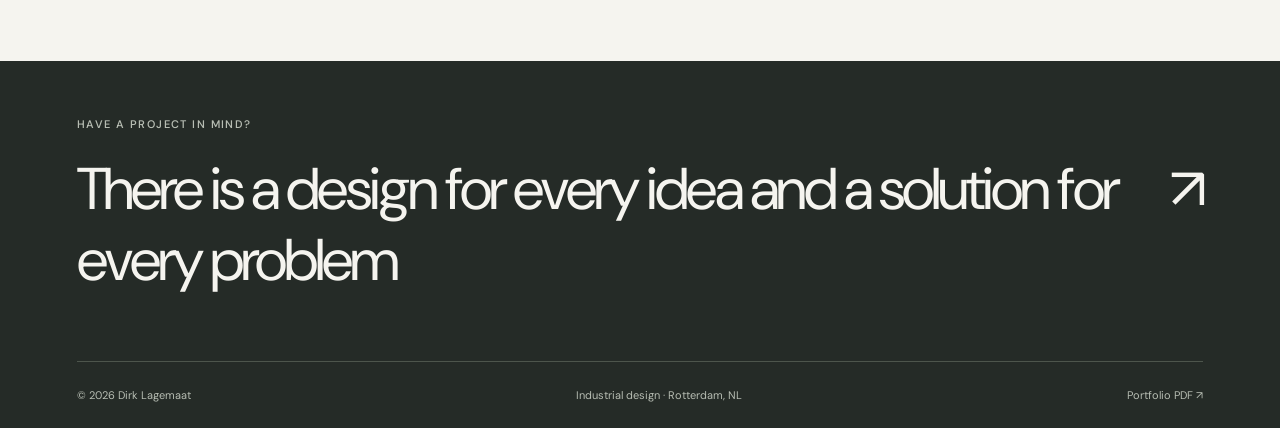
<file: ergonomics-model.html>
<!doctype html>
<html lang="en"><head><meta charset="utf-8"><meta name="viewport" content="width=device-width, initial-scale=1"><meta name="description" content="Testing autonomous vehicle interiors against a diverse range of bodies."><meta name="theme-color" content="#f5f4ef"><title>Vehicle Interior Model — Dirk Lagemaat</title><link rel="icon" href="favicon.svg" type="image/svg+xml"><link rel="stylesheet" href="style.css"></head>
<body><a class="skip" href="#main">Skip to content</a><header class="site-header"><a class="logo" href="index.html" aria-label="Dirk Lagemaat home">dirk<span class="logo-dot">.</span><span class="logo-name">Lagemaat<br>Industrial Design Engineer</span></a><nav aria-label="Main navigation"><a href="index.html#projects" aria-current="page">Projects</a><a href="cv.html">About & CV</a><a href="contact.html">Contact</a></nav></header>
<main id="main"><article><section class="case-intro"><a class="back-link" href="index.html#projects">← All projects</a><p class="eyebrow">05 / Computational design</p><h1>Vehicle Interior Model</h1><p class="case-lead">A parametric ergonomics model that evaluates how seat arrangements accommodate different bodies and postures in an autonomous vehicle cabin.</p><dl class="project-meta"><div><dt>Context</dt><dd>Computational Design · TU Delft · Team project</dd></div><div><dt>Methods & tools</dt><dd>Grasshopper, Blender, DINED</dd></div></dl></section><figure class="case-hero ergonomics-model"><img class="" src="images/vehicle-interior.webp" alt="Reference visual of a compact autonomous vehicle cabin with rotating seats" width="886" height="483" fetchpriority="high" decoding="async"><figcaption>Reference visual of a compact autonomous vehicle cabin with rotating seats.</figcaption></figure><section class="case-section"><div class="case-label"><span class="eyebrow">01 / Beyond the average occupant</span></div><div class="case-copy"><h2>Beyond the average occupant</h2><p>When driving becomes automated, the cabin can support working, relaxing and socialising. Our team treated physical ergonomics as the starting point for layout design, considering occupant diversity and people with reduced mobility rather than relying on a single average mannequin.</p></div></section><figure class="case-figure"><img src="images/vehicle-comfort-evaluation.png" alt="Grasshopper model showing occupant comfort geometry, interference checks and field of view." width="2542" height="1278" loading="lazy" decoding="async"><figcaption>Grasshopper model showing occupant comfort geometry, interference checks and field of view.</figcaption></figure><section class="case-section"><div class="case-label"><span class="eyebrow">02 / A parametric evaluation loop</span></div><div class="case-copy"><h2>A parametric evaluation loop</h2><p>The Grasshopper definition uses a 2 × 3 metre platform with adjustable seat positions, rotations and backrest angles. Occupants move relative to their seats; comfort geometry is generated around each body and checked for interference with the cabin and other occupants. These checks feed back into a comfort score.</p></div></section><figure class="case-figure"><img src="images/vehicle-seat-positioning.png" alt="Vehicle cabin model with Grasshopper controls for seat position, rotation and backrest angle." width="2526" height="1308" loading="lazy" decoding="async"><figcaption>Vehicle cabin model with Grasshopper controls for seat position, rotation and backrest angle.</figcaption></figure><section class="case-section"><div class="case-label"><span class="eyebrow">03 / Grounded in body data</span></div><div class="case-copy"><h2>Grounded in body data</h2><p>Body meshes sourced from TU Delft’s DINED anthropometric database were rigged and posed in Blender. Linking their positions to seat geometry allows a configuration change to propagate through the model automatically. The result is a computational evaluation workflow for comparing interior layouts. The opening cabin image is a contextual reference reproduced from the portfolio; the model development is shown below.</p></div></section><div class="case-image-panel"><div class="case-image-pair" role="group" aria-label="DINED body data and Blender body meshes"><figure class="case-figure"><img src="images/vehicle-dined-body-data.png" alt="DINED anthropometric data comparing stature and body mass across four personas, alongside their corresponding body models." width="1980" height="942" loading="lazy" decoding="async"><figcaption>DINED anthropometric data comparing stature and body mass across four personas, alongside their corresponding body models.</figcaption></figure><figure class="case-figure"><img class="" src="images/vehicle-bodies.webp" alt="Body meshes posed in Blender to represent different in-vehicle postures." width="674" height="302" loading="lazy" decoding="async"><figcaption>Body meshes posed in Blender to represent different in-vehicle postures.</figcaption></figure></div><figure class="case-figure"><img src="images/vehicle-grasshopper-seat-anchoring.png" alt="Grasshopper definition linking seat geometry, rotation and backrest angles to the positioning of DINED body models." width="2554" height="1448" loading="lazy" decoding="async"><figcaption>Grasshopper definition linking seat geometry, rotation and backrest angles to the positioning of DINED body models.</figcaption></figure></div><div class="source-note">Project text and visuals adapted from my 2026 portfolio. <a href="portfolio-dirk-lagemaat.pdf" target="_blank" rel="noopener">Read the full portfolio ↗</a></div><a class="next-project" href="cookware-lca.html"><span class="eyebrow">Next project</span><span>Cookware Lifecycle Assessment <span aria-hidden="true">↗</span></span></a></article></main><footer class="site-footer"><div class="footer-top"><p class="eyebrow">Have a project in mind?</p><a class="footer-contact" href="contact.html">There is a design for every idea and a solution for every problem<span aria-hidden="true">↗</span></a></div><div class="footer-bottom"><span>© 2026 Dirk Lagemaat</span><span>Industrial design · Rotterdam, NL</span><a href="portfolio-dirk-lagemaat.pdf" target="_blank" rel="noopener">Portfolio PDF ↗</a></div></footer></body></html>
</file>
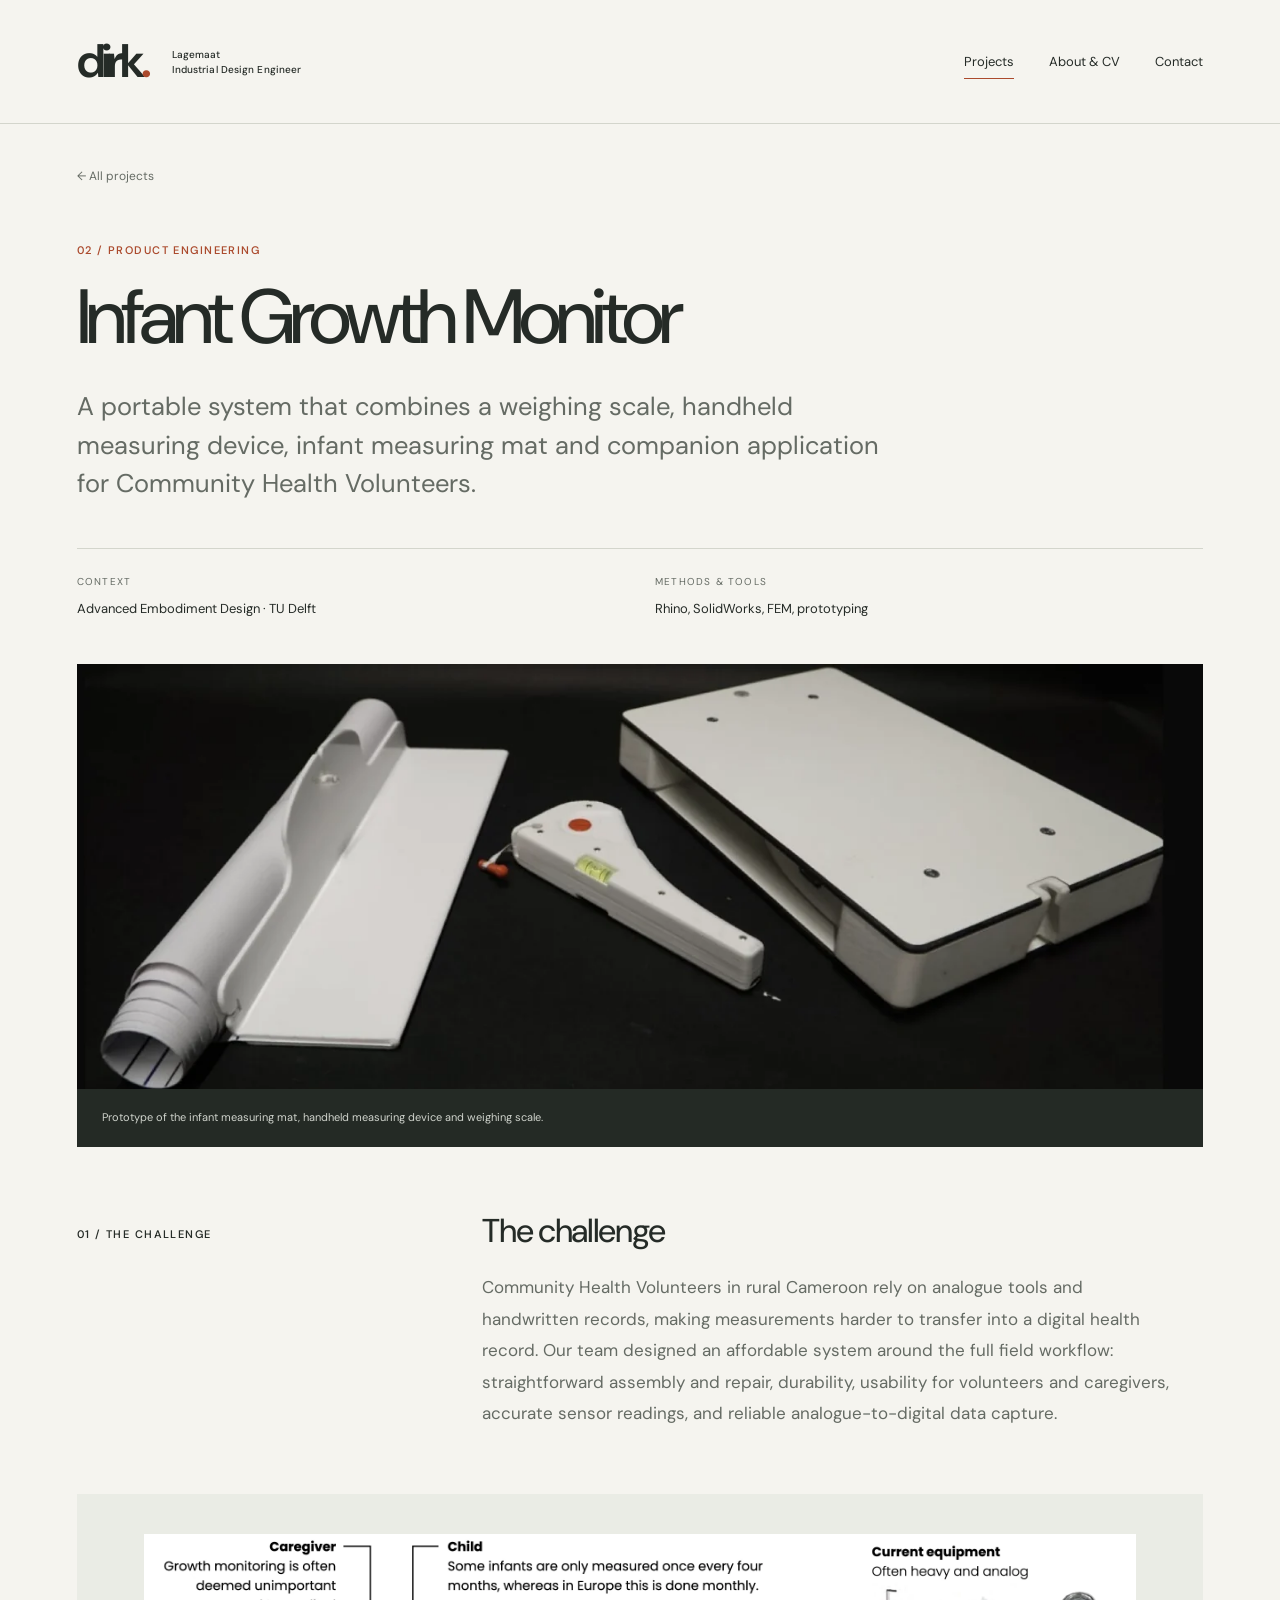
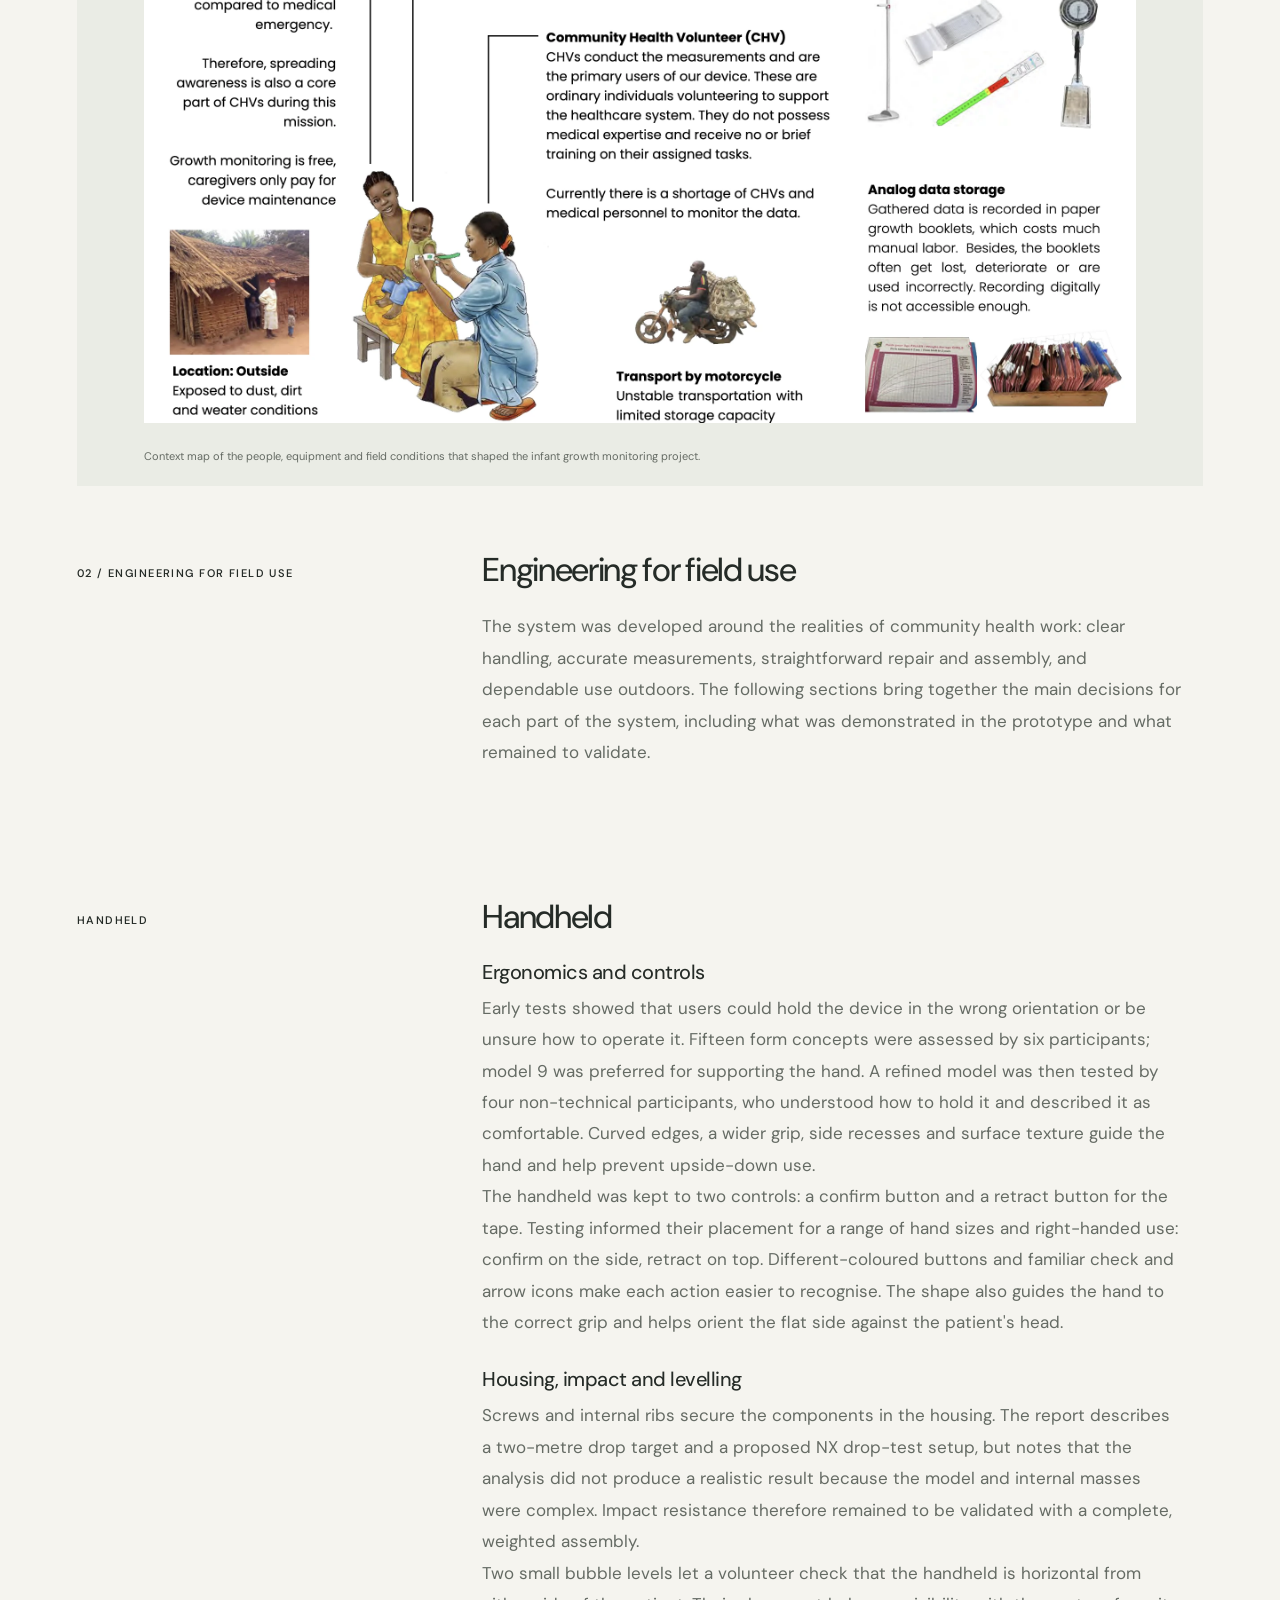
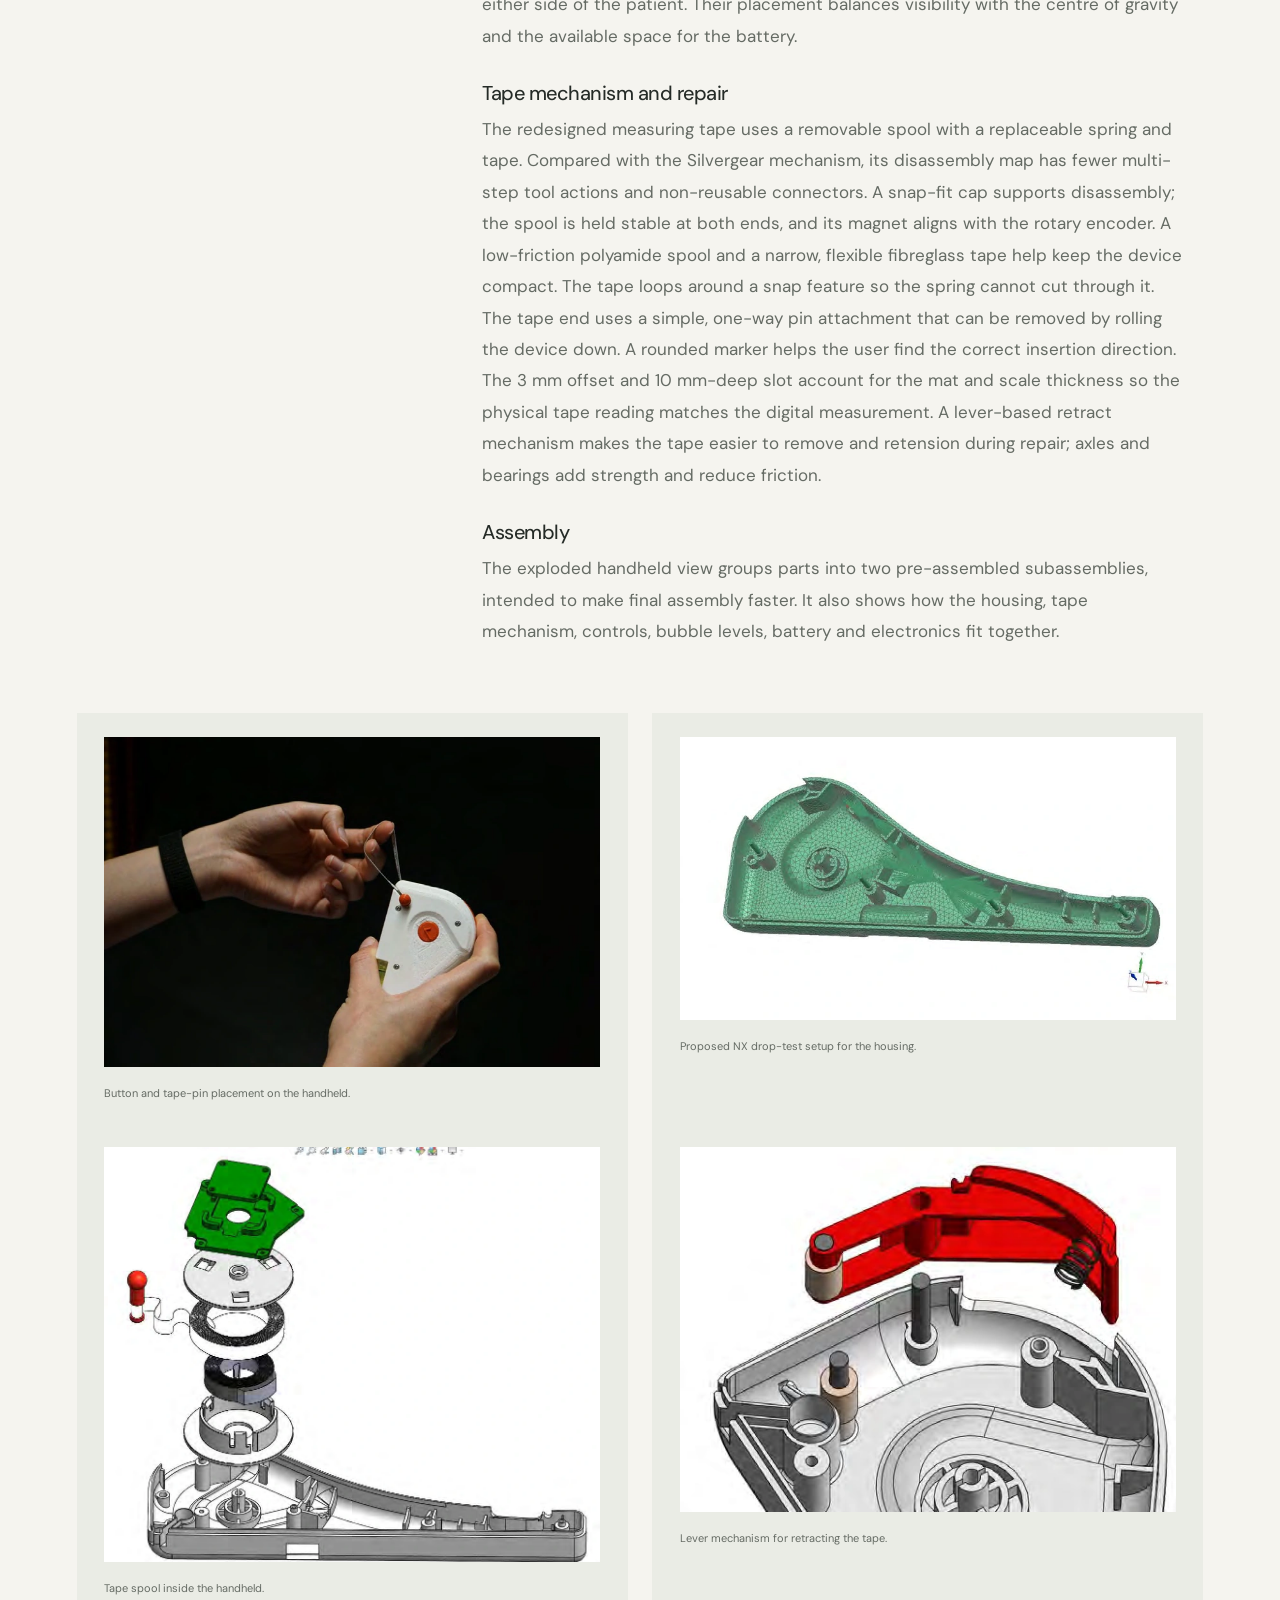
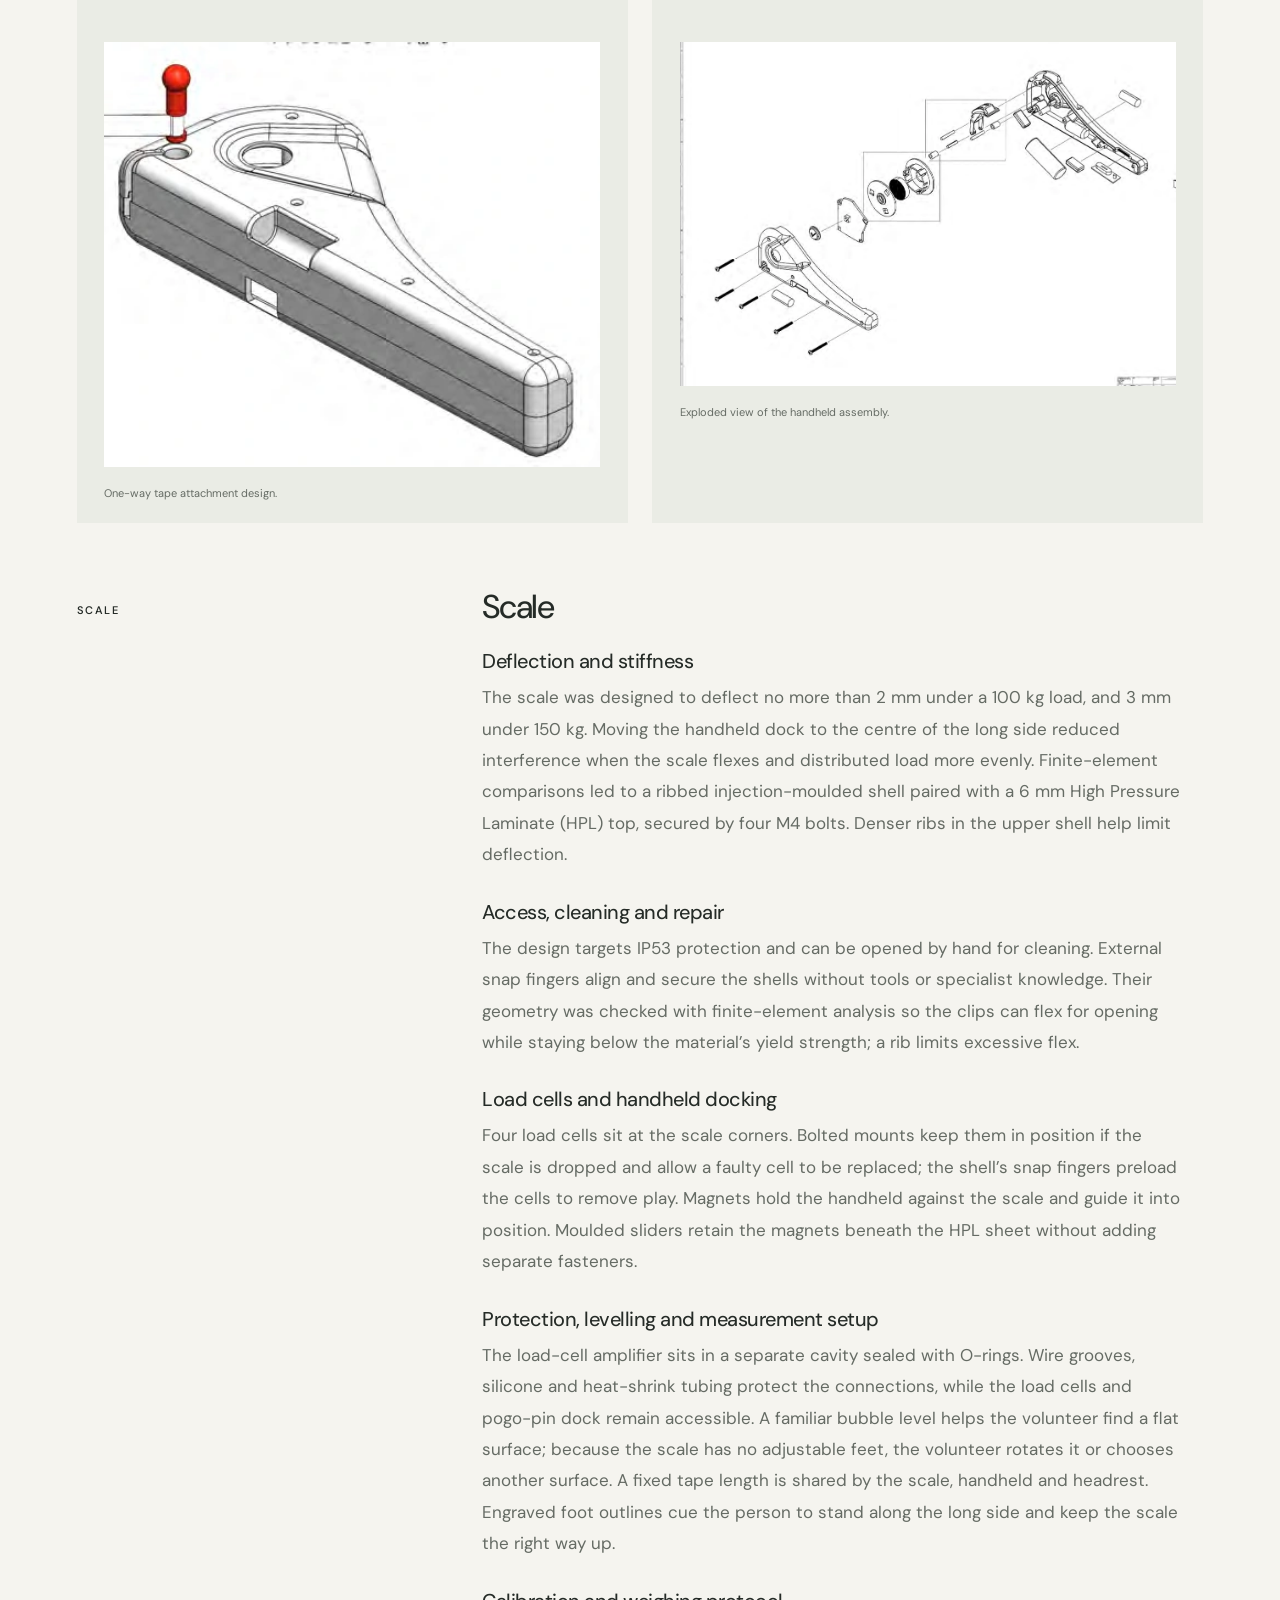
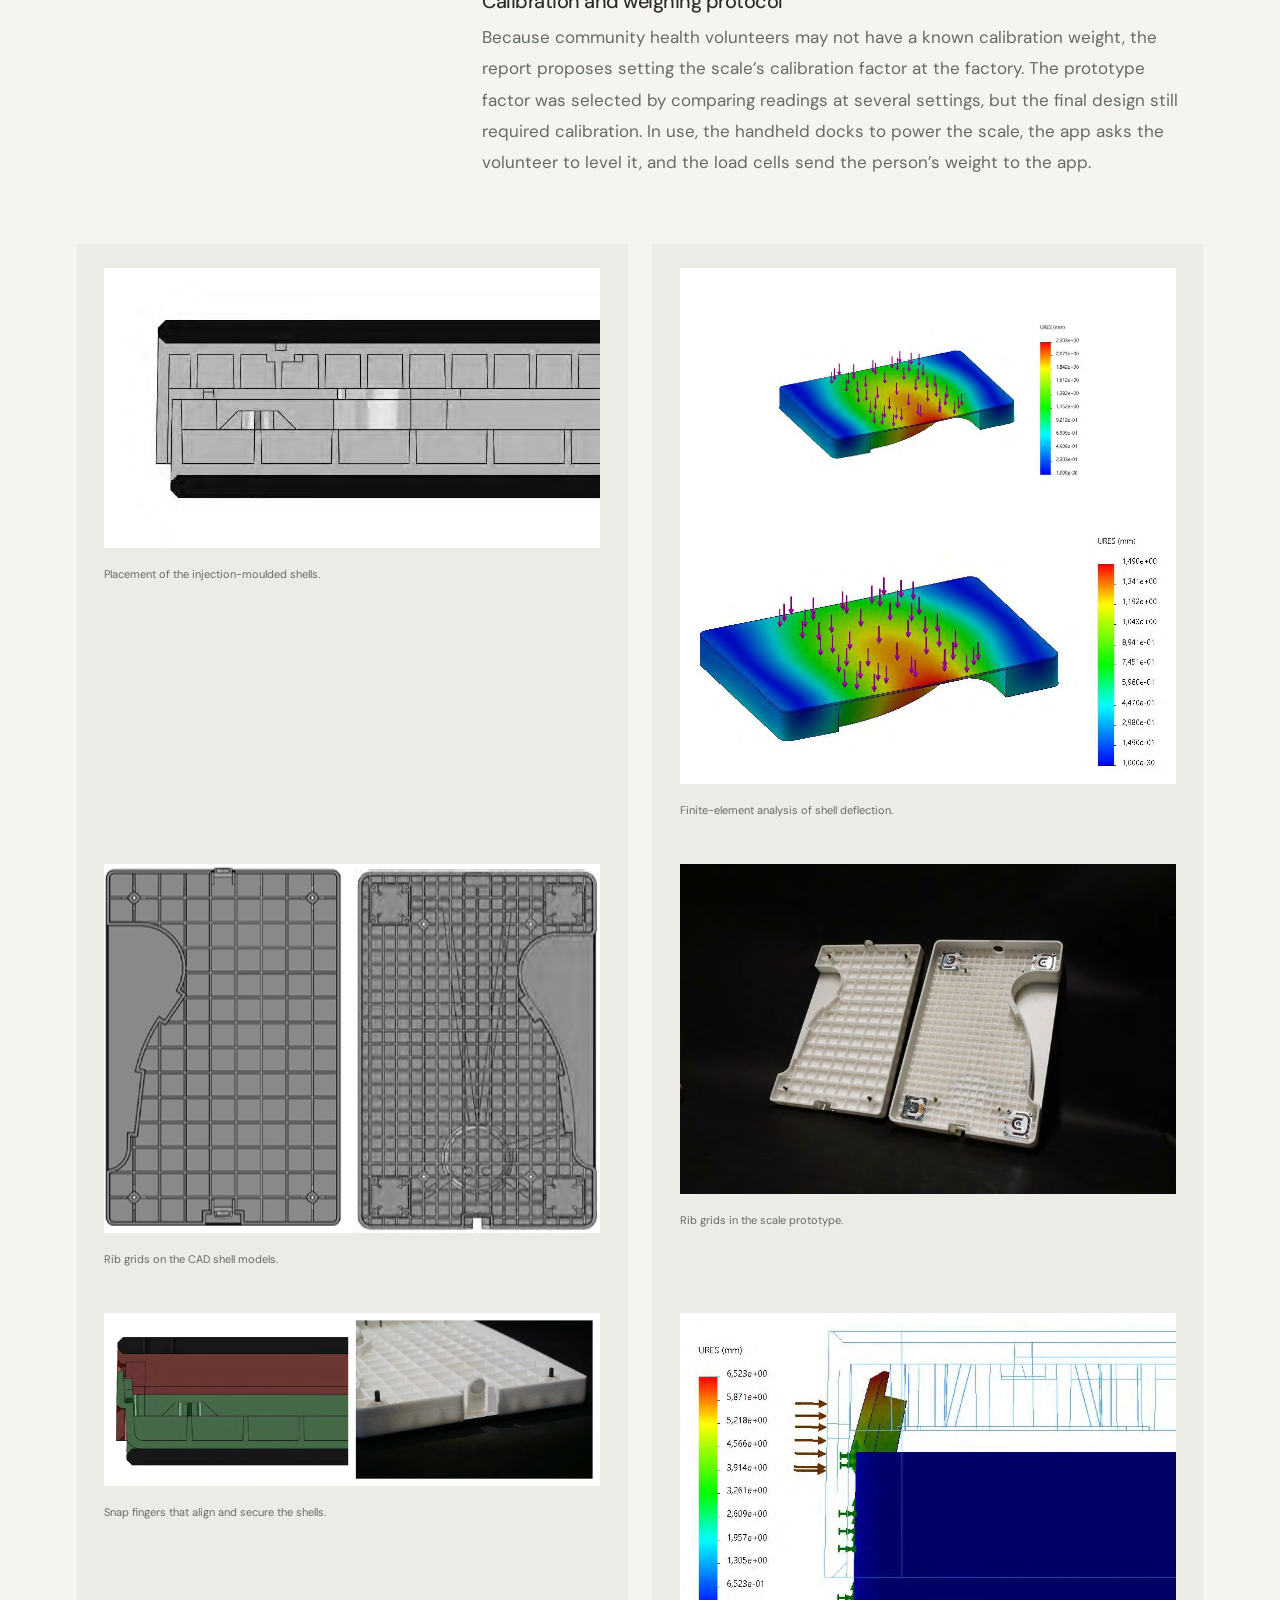
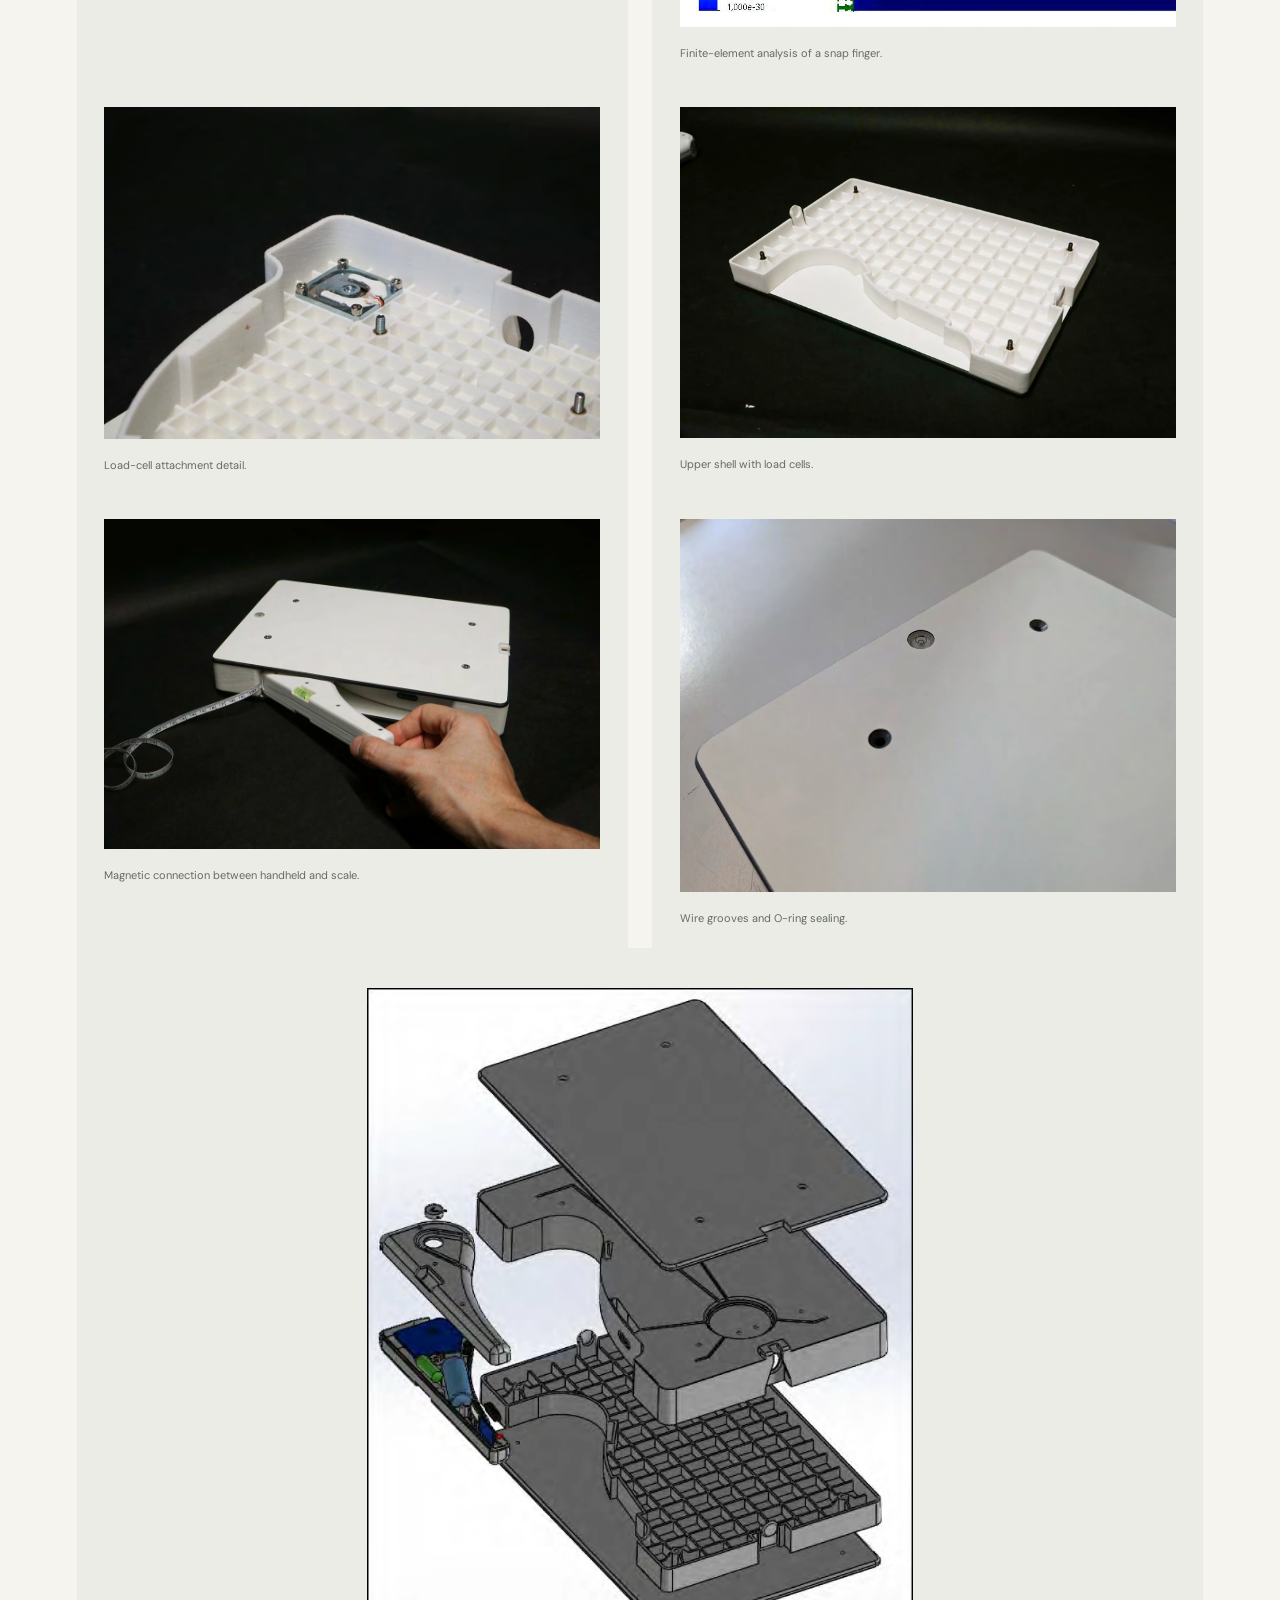
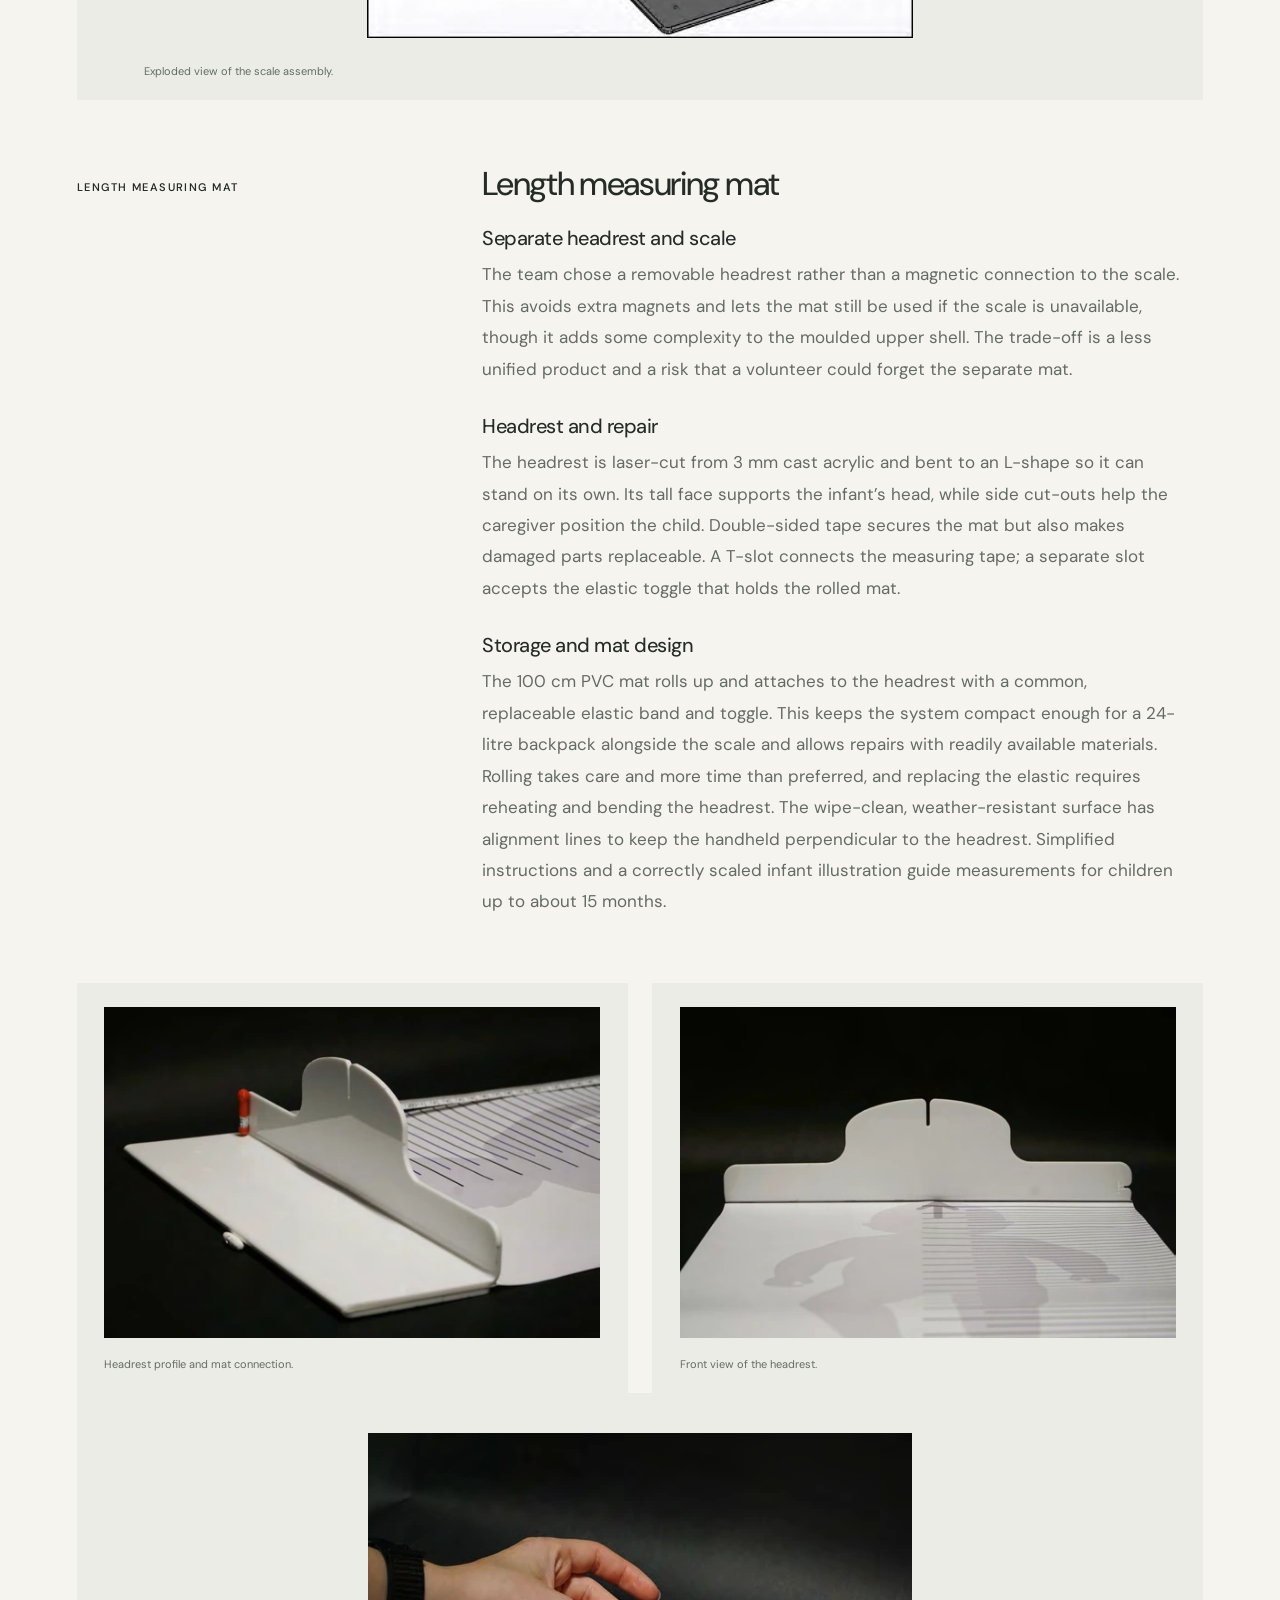
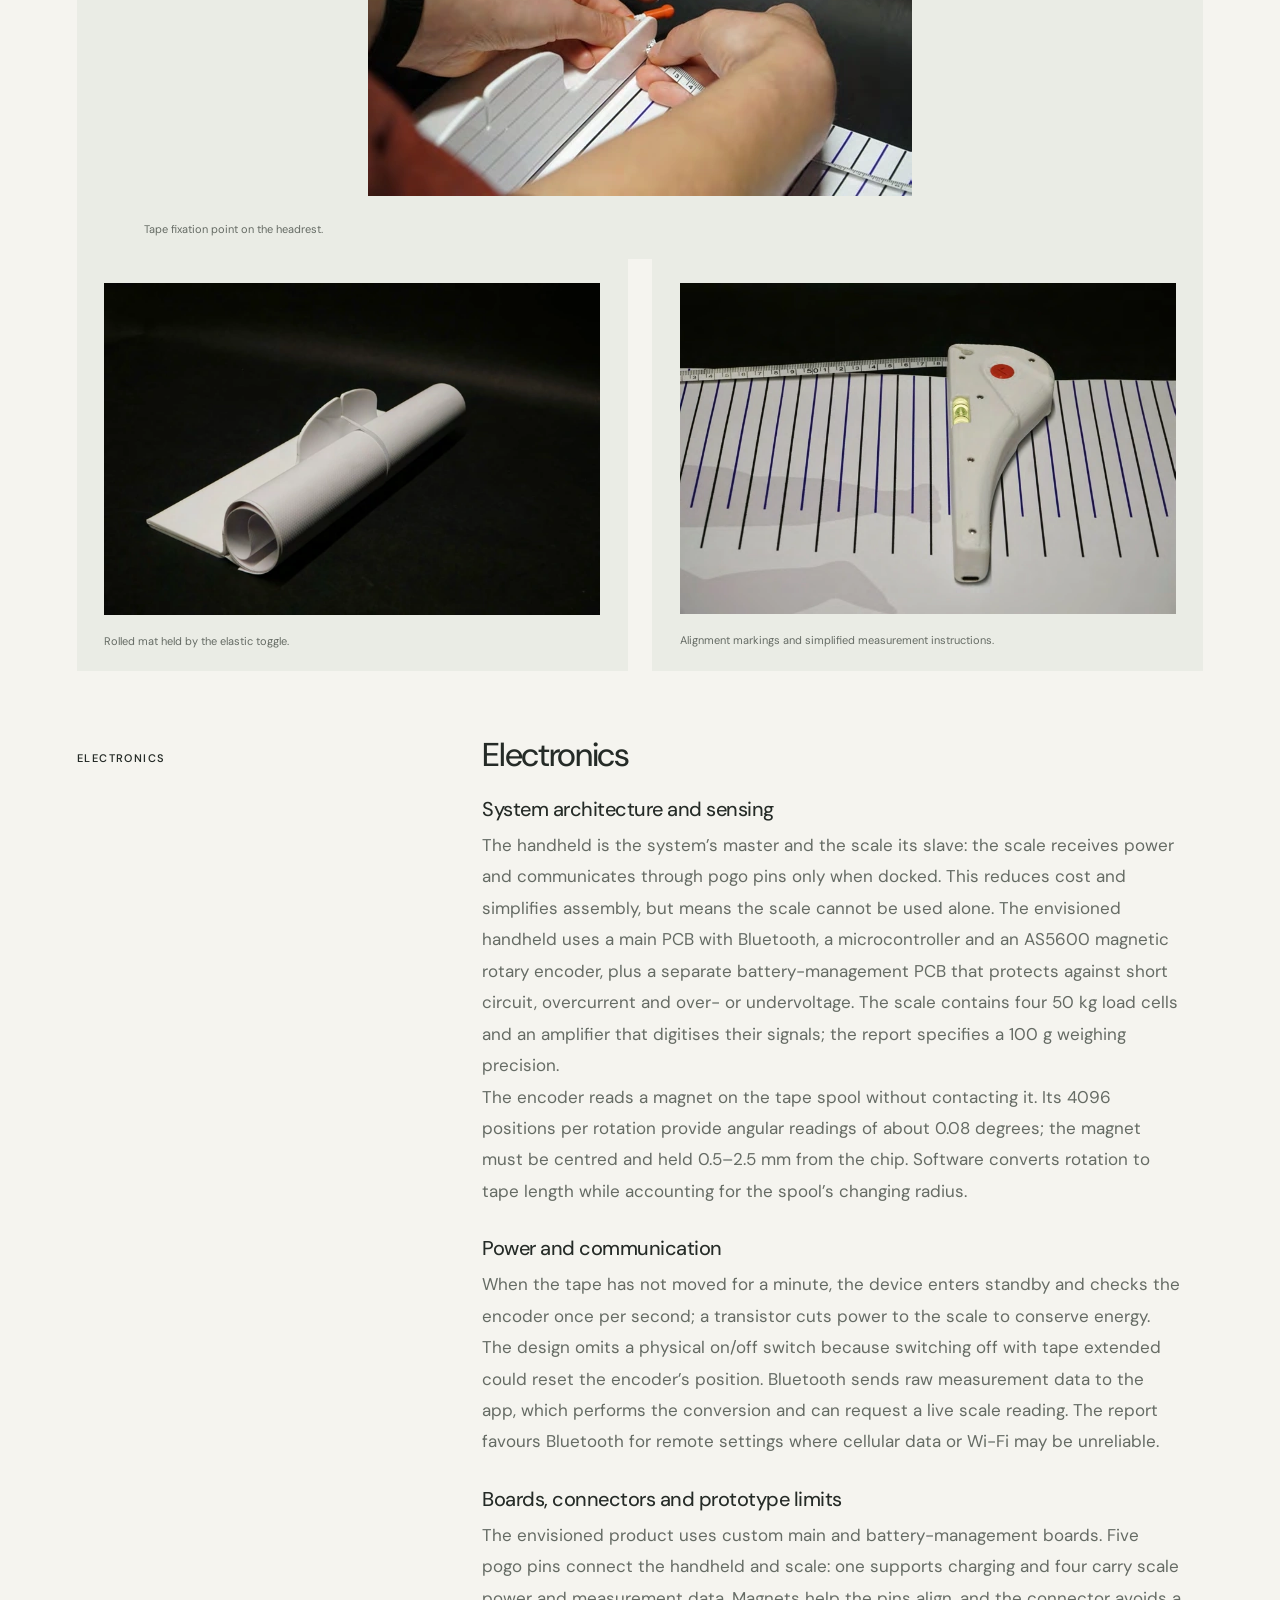
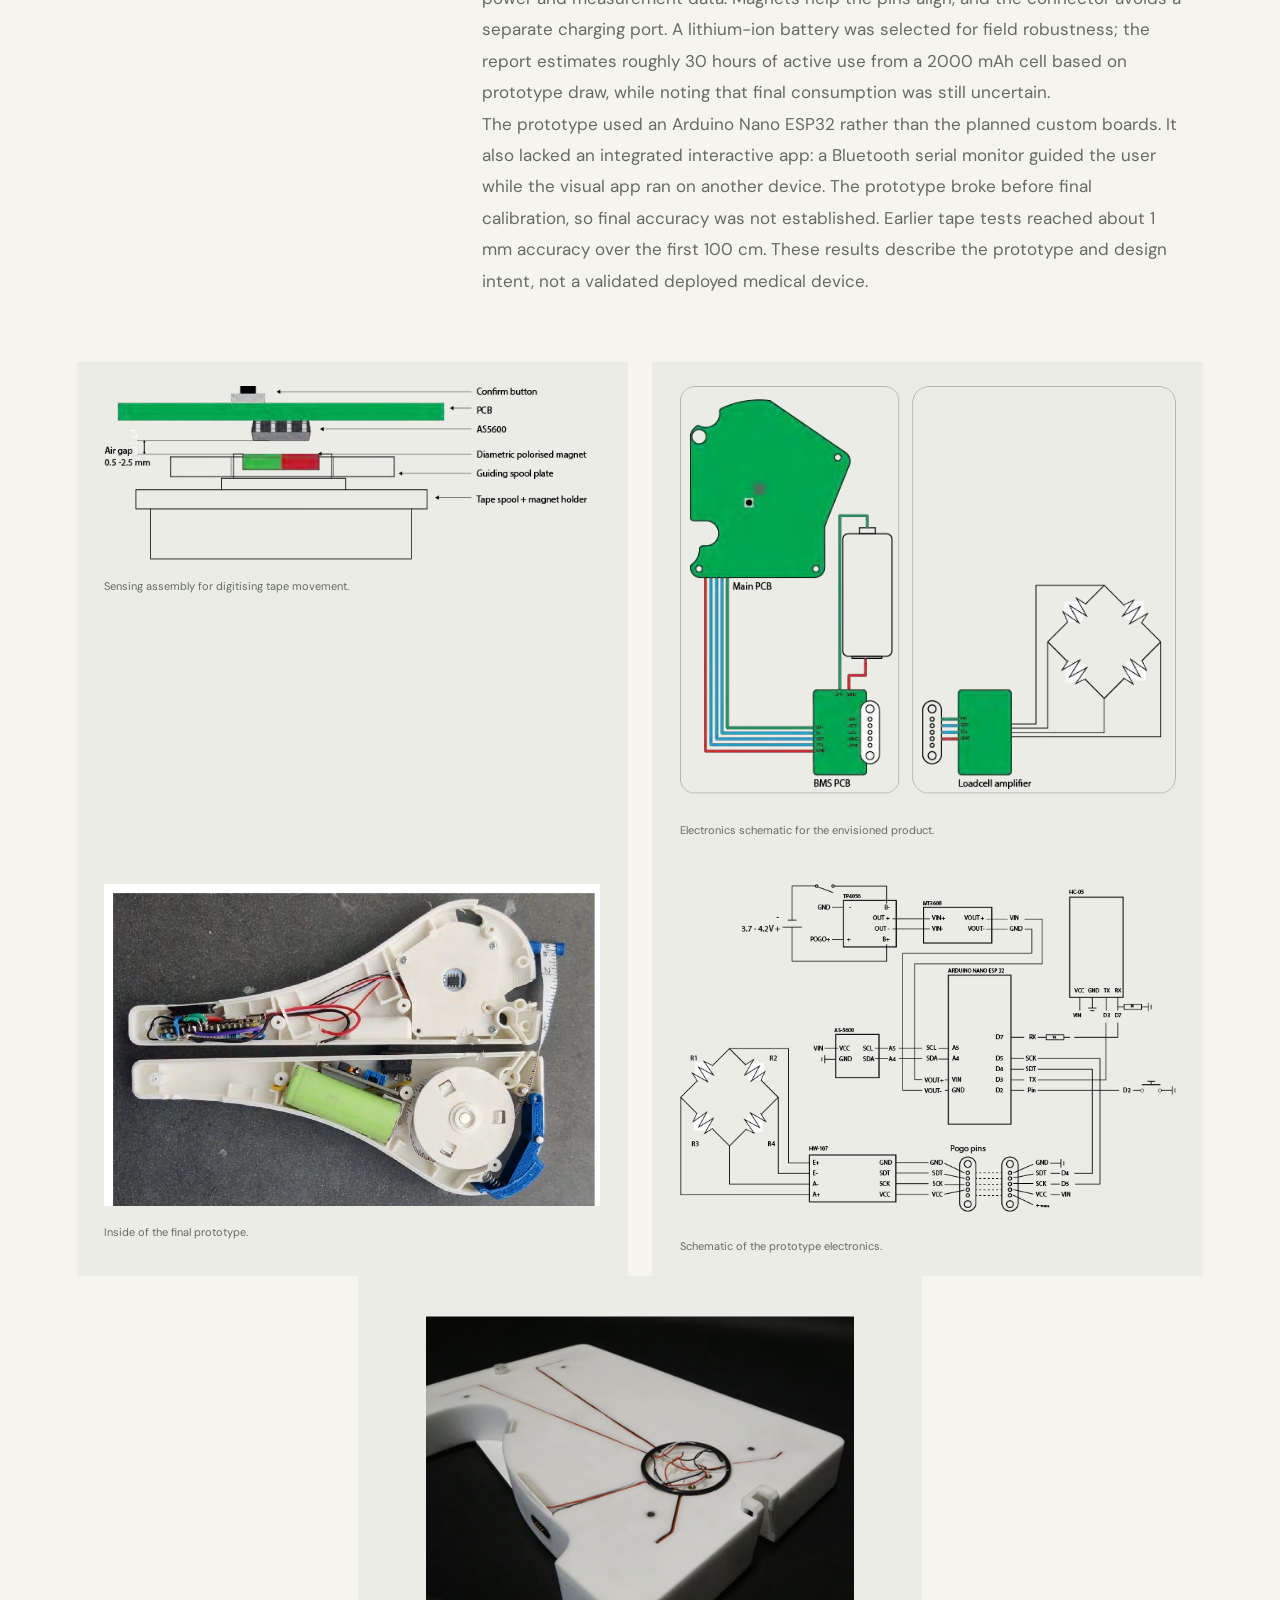
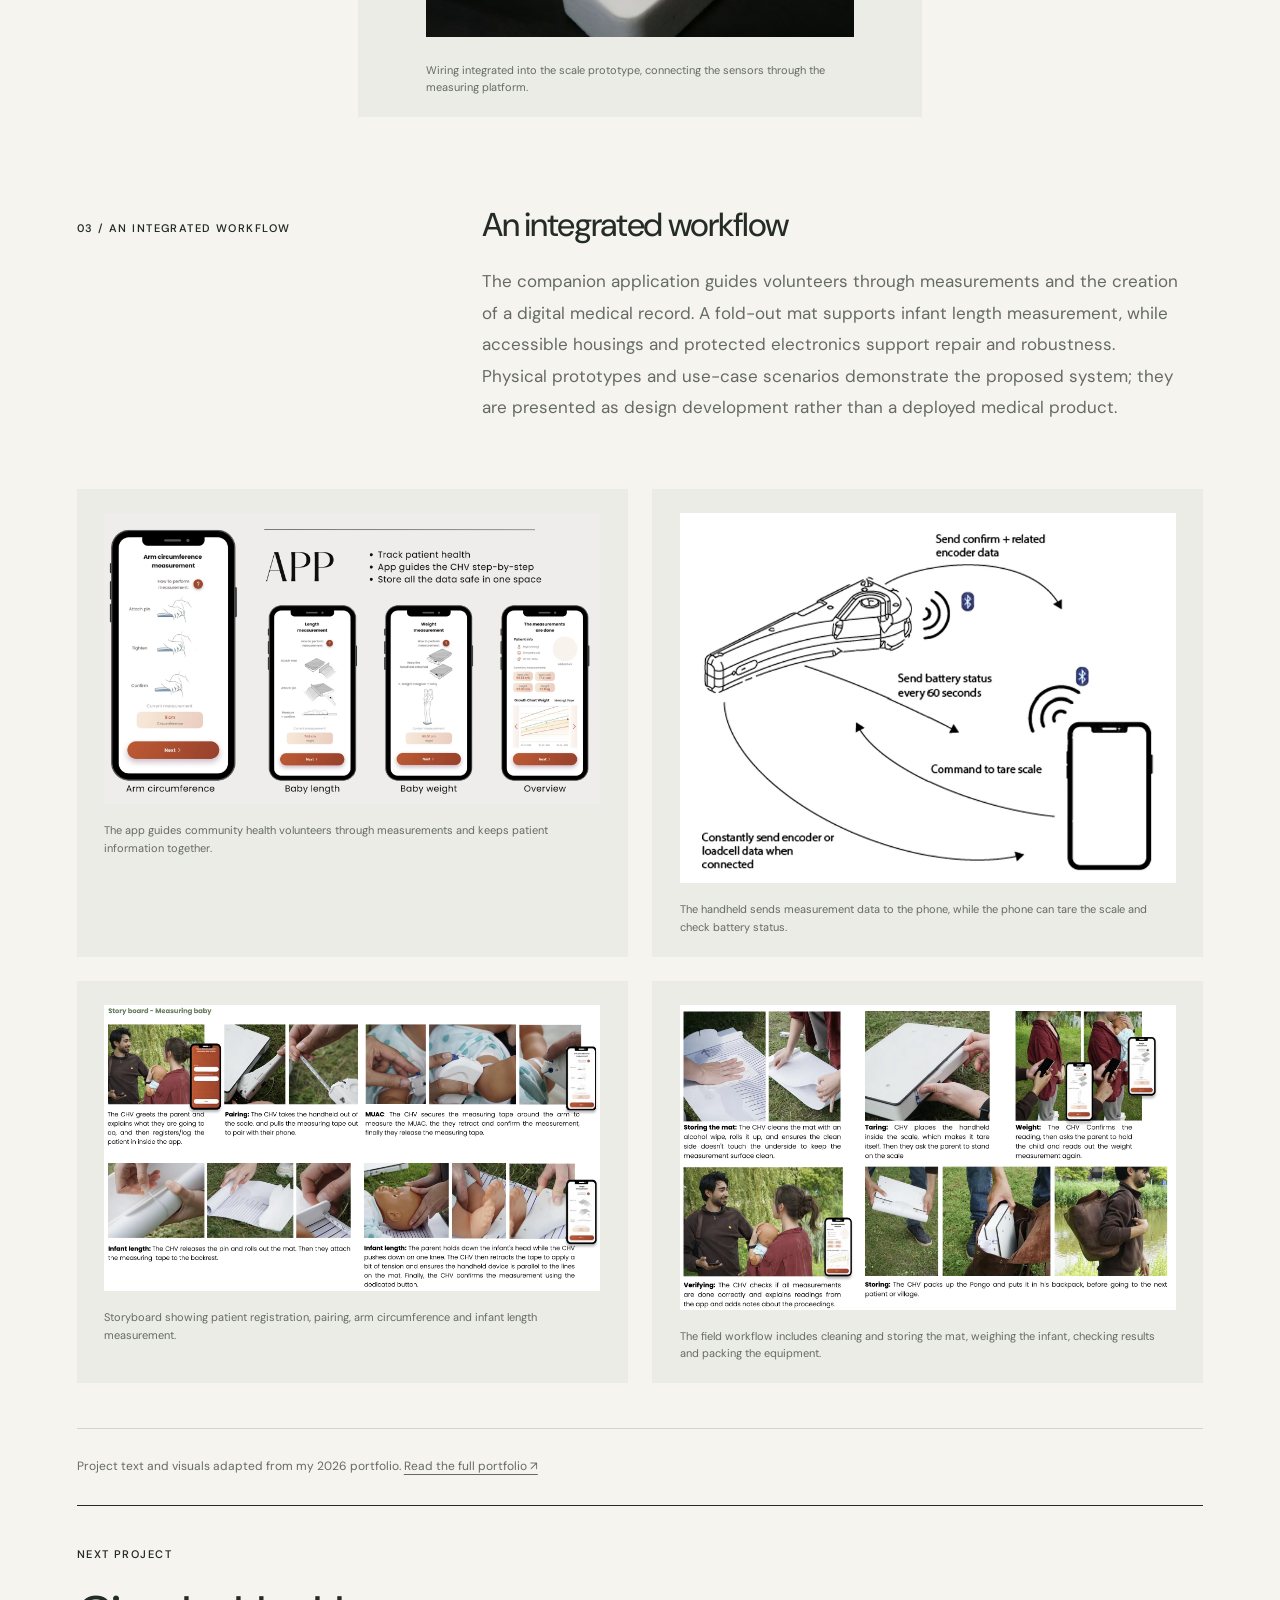
<file: growth-monitor.html>
<!doctype html>
<html lang="en"><head><meta charset="utf-8"><meta name="viewport" content="width=device-width, initial-scale=1"><meta name="description" content="An integrated measurement system for community healthcare in rural Cameroon."><meta name="theme-color" content="#f5f4ef"><title>Infant Growth Monitor — Dirk Lagemaat</title><link rel="icon" href="favicon.svg" type="image/svg+xml"><link rel="stylesheet" href="style.css"></head>
<body><a class="skip" href="#main">Skip to content</a><header class="site-header"><a class="logo" href="index.html" aria-label="Dirk Lagemaat home">dirk<span class="logo-dot">.</span><span class="logo-name">Lagemaat<br>Industrial Design Engineer</span></a><nav aria-label="Main navigation"><a href="index.html#projects" aria-current="page">Projects</a><a href="cv.html">About & CV</a><a href="contact.html">Contact</a></nav></header>
<main id="main"><article><section class="case-intro"><a class="back-link" href="index.html#projects">← All projects</a><p class="eyebrow">02 / Product engineering</p><h1>Infant Growth Monitor</h1><p class="case-lead">A portable system that combines a weighing scale, handheld measuring device, infant measuring mat and companion application for Community Health Volunteers.</p><dl class="project-meta"><div><dt>Context</dt><dd>Advanced Embodiment Design · TU Delft</dd></div><div><dt>Methods & tools</dt><dd>Rhino, SolidWorks, FEM, prototyping</dd></div></dl></section><figure class="case-hero growth-monitor"><img class="" src="images/growth-monitor.webp" alt="Prototype of the infant measuring mat, handheld measuring device and weighing scale arranged on a dark surface" width="1362" height="514" fetchpriority="high" decoding="async"><figcaption>Prototype of the infant measuring mat, handheld measuring device and weighing scale.</figcaption></figure><section class="case-section"><div class="case-label"><span class="eyebrow">01 / The challenge</span></div><div class="case-copy"><h2>The challenge</h2><p>Community Health Volunteers in rural Cameroon rely on analogue tools and handwritten records, making measurements harder to transfer into a digital health record. Our team designed an affordable system around the full field workflow: straightforward assembly and repair, durability, usability for volunteers and caregivers, accurate sensor readings, and reliable analogue-to-digital data capture.</p></div></section><figure class="case-figure"><img src="images/growth-challenge.webp" alt="Context map of infant growth monitoring in rural Cameroon, showing caregiver, child and community health volunteer needs alongside current equipment, paper records, transport and outdoor conditions." width="2234" height="1102" loading="lazy" decoding="async"><figcaption>Context map of the people, equipment and field conditions that shaped the infant growth monitoring project.</figcaption></figure><section class="case-section"><div class="case-label"><span class="eyebrow">02 / Engineering for field use</span></div><div class="case-copy"><h2>Engineering for field use</h2><p>The system was developed around the realities of community health work: clear handling, accurate measurements, straightforward repair and assembly, and dependable use outdoors. The following sections bring together the main decisions for each part of the system, including what was demonstrated in the prototype and what remained to validate.</p></div></section>
<section class="case-section"><div class="case-label"><span class="eyebrow">Handheld</span></div><div class="case-copy"><h2>Handheld</h2><h3>Ergonomics and controls</h3><p>Early tests showed that users could hold the device in the wrong orientation or be unsure how to operate it. Fifteen form concepts were assessed by six participants; model 9 was preferred for supporting the hand. A refined model was then tested by four non-technical participants, who understood how to hold it and described it as comfortable. Curved edges, a wider grip, side recesses and surface texture guide the hand and help prevent upside-down use.</p><p>The handheld was kept to two controls: a confirm button and a retract button for the tape. Testing informed their placement for a range of hand sizes and right-handed use: confirm on the side, retract on top. Different-coloured buttons and familiar check and arrow icons make each action easier to recognise. The shape also guides the hand to the correct grip and helps orient the flat side against the patient's head.</p><h3>Housing, impact and levelling</h3><p>Screws and internal ribs secure the components in the housing. The report describes a two-metre drop target and a proposed NX drop-test setup, but notes that the analysis did not produce a realistic result because the model and internal masses were complex. Impact resistance therefore remained to be validated with a complete, weighted assembly.</p><p>Two small bubble levels let a volunteer check that the handheld is horizontal from either side of the patient. Their placement balances visibility with the centre of gravity and the available space for the battery.</p><h3>Tape mechanism and repair</h3><p>The redesigned measuring tape uses a removable spool with a replaceable spring and tape. Compared with the Silvergear mechanism, its disassembly map has fewer multi-step tool actions and non-reusable connectors. A snap-fit cap supports disassembly; the spool is held stable at both ends, and its magnet aligns with the rotary encoder. A low-friction polyamide spool and a narrow, flexible fibreglass tape help keep the device compact. The tape loops around a snap feature so the spring cannot cut through it.</p><p>The tape end uses a simple, one-way pin attachment that can be removed by rolling the device down. A rounded marker helps the user find the correct insertion direction. The 3 mm offset and 10 mm-deep slot account for the mat and scale thickness so the physical tape reading matches the digital measurement. A lever-based retract mechanism makes the tape easier to remove and retension during repair; axles and bearings add strength and reduce friction.</p><h3>Assembly</h3><p>The exploded handheld view groups parts into two pre-assembled subassemblies, intended to make final assembly faster. It also shows how the housing, tape mechanism, controls, bubble levels, battery and electronics fit together.</p></div></section>
<div class="case-image-pair"><figure class="case-figure"><img src="images/handheld-fig18-buttons-pin.webp" alt="Handheld with confirm and retract buttons and the tape attachment pin in use." width="777" height="518" loading="lazy" decoding="async"><figcaption>Button and tape-pin placement on the handheld.</figcaption></figure><figure class="case-figure"><img src="images/handheld-fig20-drop-test.webp" alt="NX model of the handheld housing prepared for a drop-test analysis." width="764" height="436" loading="lazy" decoding="async"><figcaption>Proposed NX drop-test setup for the housing.</figcaption></figure></div>
<div class="case-image-pair"><figure class="case-figure"><img src="images/handheld-fig22-tape-spool.webp" alt="Exploded view of the removable tape spool and its parts inside the handheld." width="1024" height="857" loading="lazy" decoding="async"><figcaption>Tape spool inside the handheld.</figcaption></figure><figure class="case-figure"><img src="images/handheld-fig24-retract-mechanism.webp" alt="Exploded retract lever mechanism with axles and spring inside the handheld." width="529" height="389" loading="lazy" decoding="async"><figcaption>Lever mechanism for retracting the tape.</figcaption></figure></div>
<div class="case-image-pair"><figure class="case-figure"><img src="images/handheld-fig26-tape-attachment.webp" alt="CAD view showing the tape-end pin and its insertion point on the handheld." width="450" height="386" loading="lazy" decoding="async"><figcaption>One-way tape attachment design.</figcaption></figure><figure class="case-figure"><img src="images/handheld-fig75-exploded-assembly.webp" alt="Exploded handheld assembly showing its two pre-assembled subassemblies and individual parts." width="1169" height="812" loading="lazy" decoding="async"><figcaption>Exploded view of the handheld assembly.</figcaption></figure></div>
<section class="case-section"><div class="case-label"><span class="eyebrow">Scale</span></div><div class="case-copy"><h2>Scale</h2><h3>Deflection and stiffness</h3><p>The scale was designed to deflect no more than 2 mm under a 100 kg load, and 3 mm under 150 kg. Moving the handheld dock to the centre of the long side reduced interference when the scale flexes and distributed load more evenly. Finite-element comparisons led to a ribbed injection-moulded shell paired with a 6 mm High Pressure Laminate (HPL) top, secured by four M4 bolts. Denser ribs in the upper shell help limit deflection.</p><h3>Access, cleaning and repair</h3><p>The design targets IP53 protection and can be opened by hand for cleaning. External snap fingers align and secure the shells without tools or specialist knowledge. Their geometry was checked with finite-element analysis so the clips can flex for opening while staying below the material’s yield strength; a rib limits excessive flex.</p><h3>Load cells and handheld docking</h3><p>Four load cells sit at the scale corners. Bolted mounts keep them in position if the scale is dropped and allow a faulty cell to be replaced; the shell’s snap fingers preload the cells to remove play. Magnets hold the handheld against the scale and guide it into position. Moulded sliders retain the magnets beneath the HPL sheet without adding separate fasteners.</p><h3>Protection, levelling and measurement setup</h3><p>The load-cell amplifier sits in a separate cavity sealed with O-rings. Wire grooves, silicone and heat-shrink tubing protect the connections, while the load cells and pogo-pin dock remain accessible. A familiar bubble level helps the volunteer find a flat surface; because the scale has no adjustable feet, the volunteer rotates it or chooses another surface. A fixed tape length is shared by the scale, handheld and headrest. Engraved foot outlines cue the person to stand along the long side and keep the scale the right way up.</p><h3>Calibration and weighing protocol</h3><p>Because community health volunteers may not have a known calibration weight, the report proposes setting the scale’s calibration factor at the factory. The prototype factor was selected by comparing readings at several settings, but the final design still required calibration. In use, the handheld docks to power the scale, the app asks the volunteer to level it, and the load cells send the person’s weight to the app.</p></div></section>
<div class="case-image-pair"><figure class="case-figure"><img src="images/scale-fig28-shell-layout.webp" alt="Section view showing the injection-moulded scale shells placed together." width="908" height="512" loading="lazy" decoding="async"><figcaption>Placement of the injection-moulded shells.</figcaption></figure><figure class="case-figure"><img src="images/scale-fig29-deflection-fem.webp" alt="Two finite-element simulations showing scale deflection under 1500 and 1000 newton top loads." width="984" height="1024" loading="lazy" decoding="async"><figcaption>Finite-element analysis of shell deflection.</figcaption></figure></div>
<div class="case-image-pair"><figure class="case-figure"><img class="scale-rib-grid-image" src="images/scale-fig30-cad-shell-grids.png" alt="CAD grid layouts for the upper and lower scale shells." width="688" height="512" loading="lazy" decoding="async"><figcaption>Rib grids on the CAD shell models.</figcaption></figure><figure class="case-figure"><img src="images/scale-fig31-shell-prototype.webp" alt="Prototype upper and lower scale shells with their reinforcing ribs." width="798" height="532" loading="lazy" decoding="async"><figcaption>Rib grids in the scale prototype.</figcaption></figure></div>
<div class="case-image-pair"><figure class="case-figure"><img src="images/scale-fig32-33-snap-fit.webp" alt="Section view and prototype close-up showing how snap fingers fix and align the two scale shells." width="1600" height="559" loading="lazy" decoding="async"><figcaption>Snap fingers that align and secure the shells.</figcaption></figure><figure class="case-figure"><img src="images/scale-fig35-snap-finger-fem.webp" alt="Finite-element model assessing snap-finger deflection and stress." width="848" height="538" loading="lazy" decoding="async"><figcaption>Finite-element analysis of a snap finger.</figcaption></figure></div>
<div class="case-image-pair"><figure class="case-figure"><img src="images/scale-fig36-loadcell-mount.webp" alt="Section detail of the bolted load-cell connection between scale shells." width="627" height="420" loading="lazy" decoding="async"><figcaption>Load-cell attachment detail.</figcaption></figure><figure class="case-figure"><img src="images/scale-fig38-upper-shell.webp" alt="Upper scale shell with the four load cells mounted at its corners." width="751" height="501" loading="lazy" decoding="async"><figcaption>Upper shell with load cells.</figcaption></figure></div>
<div class="case-image-pair"><figure class="case-figure"><img src="images/scale-fig40-magnetic-dock.webp" alt="Handheld magnetically attached to the side of the scale." width="1065" height="710" loading="lazy" decoding="async"><figcaption>Magnetic connection between handheld and scale.</figcaption></figure><figure class="case-figure"><img src="images/scale-fig42-wire-sealing.webp" alt="Scale underside showing wire grooves and an O-ring-sealed electronics cavity." width="775" height="583" loading="lazy" decoding="async"><figcaption>Wire grooves and O-ring sealing.</figcaption></figure></div>
<figure class="case-figure"><img src="images/scale-fig76-exploded.webp" alt="Exploded scale assembly showing the HPL top, shells, load cells and handheld placement." width="750" height="894" loading="lazy" decoding="async"><figcaption>Exploded view of the scale assembly.</figcaption></figure>
<section class="case-section"><div class="case-label"><span class="eyebrow">Length measuring mat</span></div><div class="case-copy"><h2>Length measuring mat</h2><h3>Separate headrest and scale</h3><p>The team chose a removable headrest rather than a magnetic connection to the scale. This avoids extra magnets and lets the mat still be used if the scale is unavailable, though it adds some complexity to the moulded upper shell. The trade-off is a less unified product and a risk that a volunteer could forget the separate mat.</p><h3>Headrest and repair</h3><p>The headrest is laser-cut from 3 mm cast acrylic and bent to an L-shape so it can stand on its own. Its tall face supports the infant’s head, while side cut-outs help the caregiver position the child. Double-sided tape secures the mat but also makes damaged parts replaceable. A T-slot connects the measuring tape; a separate slot accepts the elastic toggle that holds the rolled mat.</p><h3>Storage and mat design</h3><p>The 100 cm PVC mat rolls up and attaches to the headrest with a common, replaceable elastic band and toggle. This keeps the system compact enough for a 24-litre backpack alongside the scale and allows repairs with readily available materials. Rolling takes care and more time than preferred, and replacing the elastic requires reheating and bending the headrest. The wipe-clean, weather-resistant surface has alignment lines to keep the handheld perpendicular to the headrest. Simplified instructions and a correctly scaled infant illustration guide measurements for children up to about 15 months.</p></div></section>
<div class="case-image-pair"><figure class="case-figure"><img src="images/mat-fig48.webp" alt="Side view of the acrylic headrest connected to the infant measuring mat." width="544" height="363" loading="lazy" decoding="async"><figcaption>Headrest profile and mat connection.</figcaption></figure><figure class="case-figure"><img src="images/mat-fig49.webp" alt="Front view of the headrest and alignment surface on the infant measuring mat." width="544" height="363" loading="lazy" decoding="async"><figcaption>Front view of the headrest.</figcaption></figure></div>
<figure class="case-figure"><img src="images/mat-fig50.webp" alt="Caregiver’s hands attaching the tape to the headrest’s measurement slot." width="544" height="363" loading="lazy" decoding="async"><figcaption>Tape fixation point on the headrest.</figcaption></figure>
<div class="case-image-pair"><figure class="case-figure"><img src="images/mat-fig53-roll-storage.webp" alt="The measuring mat rolled and fastened to the headrest for storage." width="723" height="484" loading="lazy" decoding="async"><figcaption>Rolled mat held by the elastic toggle.</figcaption></figure><figure class="case-figure"><img src="images/mat-fig54-alignment.webp" alt="Handheld aligned with the marked measuring lines on the infant mat." width="820" height="547" loading="lazy" decoding="async"><figcaption>Alignment markings and simplified measurement instructions.</figcaption></figure></div>
<section class="case-section"><div class="case-label"><span class="eyebrow">Electronics</span></div><div class="case-copy"><h2>Electronics</h2><h3>System architecture and sensing</h3><p>The handheld is the system’s master and the scale its slave: the scale receives power and communicates through pogo pins only when docked. This reduces cost and simplifies assembly, but means the scale cannot be used alone. The envisioned handheld uses a main PCB with Bluetooth, a microcontroller and an AS5600 magnetic rotary encoder, plus a separate battery-management PCB that protects against short circuit, overcurrent and over- or undervoltage. The scale contains four 50 kg load cells and an amplifier that digitises their signals; the report specifies a 100 g weighing precision.</p><p>The encoder reads a magnet on the tape spool without contacting it. Its 4096 positions per rotation provide angular readings of about 0.08 degrees; the magnet must be centred and held 0.5–2.5 mm from the chip. Software converts rotation to tape length while accounting for the spool’s changing radius.</p><h3>Power and communication</h3><p>When the tape has not moved for a minute, the device enters standby and checks the encoder once per second; a transistor cuts power to the scale to conserve energy. The design omits a physical on/off switch because switching off with tape extended could reset the encoder’s position. Bluetooth sends raw measurement data to the app, which performs the conversion and can request a live scale reading. The report favours Bluetooth for remote settings where cellular data or Wi-Fi may be unreliable.</p><h3>Boards, connectors and prototype limits</h3><p>The envisioned product uses custom main and battery-management boards. Five pogo pins connect the handheld and scale: one supports charging and four carry scale power and measurement data. Magnets help the pins align, and the connector avoids a separate charging port. A lithium-ion battery was selected for field robustness; the report estimates roughly 30 hours of active use from a 2000 mAh cell based on prototype draw, while noting that final consumption was still uncertain.</p><p>The prototype used an Arduino Nano ESP32 rather than the planned custom boards. It also lacked an integrated interactive app: a Bluetooth serial monitor guided the user while the visual app ran on another device. The prototype broke before final calibration, so final accuracy was not established. Earlier tape tests reached about 1 mm accuracy over the first 100 cm. These results describe the prototype and design intent, not a validated deployed medical device.</p></div></section>
<div class="case-image-pair"><figure class="case-figure"><img src="images/electronics-fig56-tape-system.webp" alt="System side view showing the magnet, AS5600 encoder, tape spool and circuit board." width="632" height="221" loading="lazy" decoding="async"><figcaption>Sensing assembly for digitising tape movement.</figcaption></figure><figure class="case-figure"><img src="images/electronics-fig59-system-schematic.webp" alt="Block diagram of the envisioned handheld and scale electronics, battery-management board and load-cell amplifier." width="602" height="507" loading="lazy" decoding="async"><figcaption>Electronics schematic for the envisioned product.</figcaption></figure></div>
<div class="case-image-pair"><figure class="case-figure"><img src="images/electronics-fig62-prototype-internals.webp" alt="Open handheld prototype showing its battery, circuit boards, wiring and tape spool." width="908" height="590" loading="lazy" decoding="async"><figcaption>Inside of the final prototype.</figcaption></figure><figure class="case-figure"><img src="images/electronics-fig63-prototype-schematic.webp" alt="Circuit schematic of the prototype electronics, including Arduino Nano ESP32, encoder, Bluetooth module and load cells." width="698" height="474" loading="lazy" decoding="async"><figcaption>Schematic of the prototype electronics.</figcaption></figure></div><figure class="case-figure growth-electronics-integration"><img src="images/growth-electronics-scale-integration.png" alt="Scale prototype with sensor wiring routed through the white measuring platform and gathered in a central opening." width="1046" height="784" loading="lazy" decoding="async"><figcaption>Wiring integrated into the scale prototype, connecting the sensors through the measuring platform.</figcaption></figure><section class="case-section"><div class="case-label"><span class="eyebrow">03 / An integrated workflow</span></div><div class="case-copy"><h2>An integrated workflow</h2><p>The companion application guides volunteers through measurements and the creation of a digital medical record. A fold-out mat supports infant length measurement, while accessible housings and protected electronics support repair and robustness. Physical prototypes and use-case scenarios demonstrate the proposed system; they are presented as design development rather than a deployed medical product.</p></div></section><div class="case-image-pair"><figure class="case-figure"><img src="images/growth-app-workflow.webp" alt="Four companion app screens showing arm circumference, infant length and weight measurements, plus a patient overview." width="1706" height="1004" loading="lazy" decoding="async"><figcaption>The app guides community health volunteers through measurements and keeps patient information together.</figcaption></figure><figure class="case-figure"><img src="images/growth-device-data-flow.webp" alt="Diagram of Bluetooth data and commands exchanged between the handheld measuring device, scale and phone." width="808" height="604" loading="lazy" decoding="async"><figcaption>The handheld sends measurement data to the phone, while the phone can tare the scale and check battery status.</figcaption></figure><figure class="case-figure"><img src="images/growth-measurement-storyboard.webp" alt="Storyboard of the volunteer registering a patient, pairing the handheld and measuring arm circumference and infant length." width="1912" height="1104" loading="lazy" decoding="async"><figcaption>Storyboard showing patient registration, pairing, arm circumference and infant length measurement.</figcaption></figure><figure class="case-figure"><img src="images/growth-field-workflow.webp" alt="Storyboard showing mat cleaning and storage, infant weighing, checking measurements and packing the equipment for transport." width="1836" height="1130" loading="lazy" decoding="async"><figcaption>The field workflow includes cleaning and storing the mat, weighing the infant, checking results and packing the equipment.</figcaption></figure></div><div class="source-note">Project text and visuals adapted from my 2026 portfolio. <a href="portfolio-dirk-lagemaat.pdf" target="_blank" rel="noopener">Read the full portfolio ↗</a></div><a class="next-project" href="circular-healthcare.html"><span class="eyebrow">Next project</span><span>Circular Healthcare <span aria-hidden="true">↗</span></span></a></article></main><footer class="site-footer"><div class="footer-top"><p class="eyebrow">Have a project in mind?</p><a class="footer-contact" href="contact.html">There is a design for every idea and a solution for every problem<span aria-hidden="true">↗</span></a></div><div class="footer-bottom"><span>© 2026 Dirk Lagemaat</span><span>Industrial design · Rotterdam, NL</span><a href="portfolio-dirk-lagemaat.pdf" target="_blank" rel="noopener">Portfolio PDF ↗</a></div></footer></body></html>
</file>
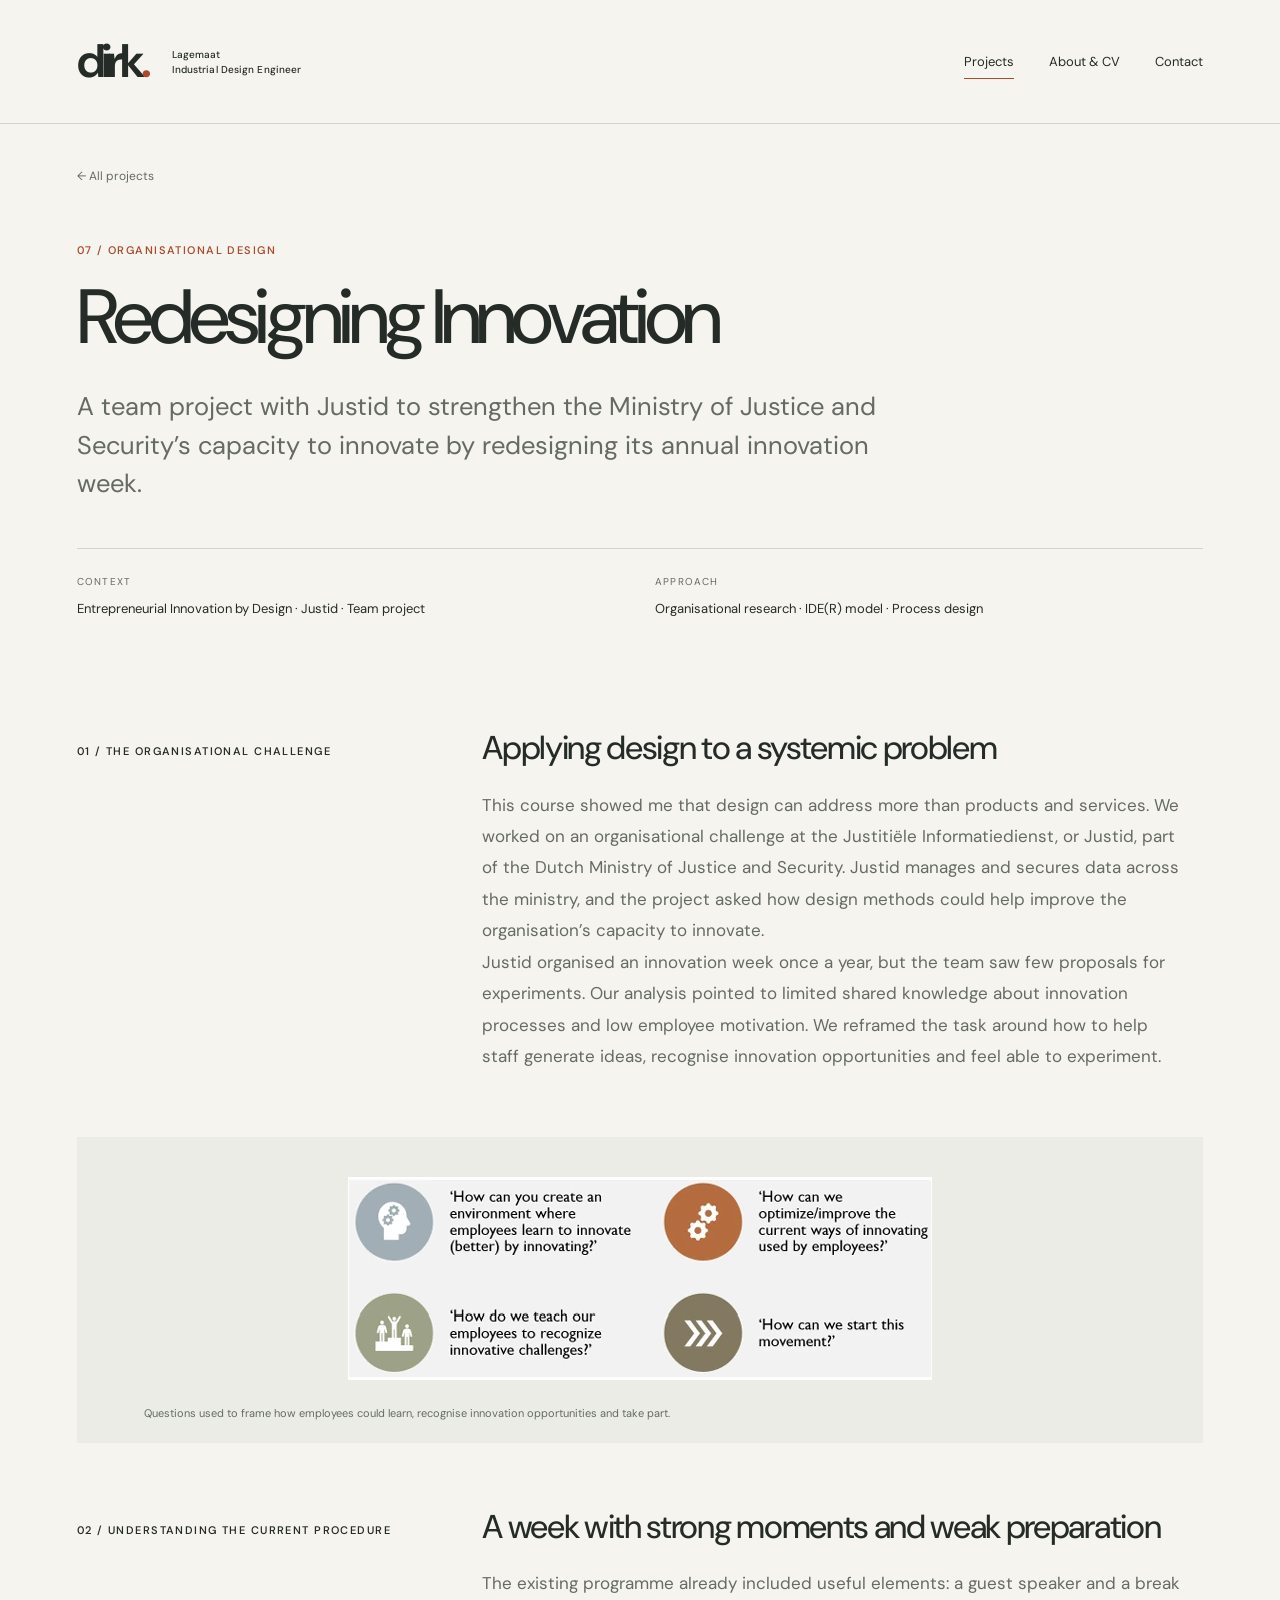
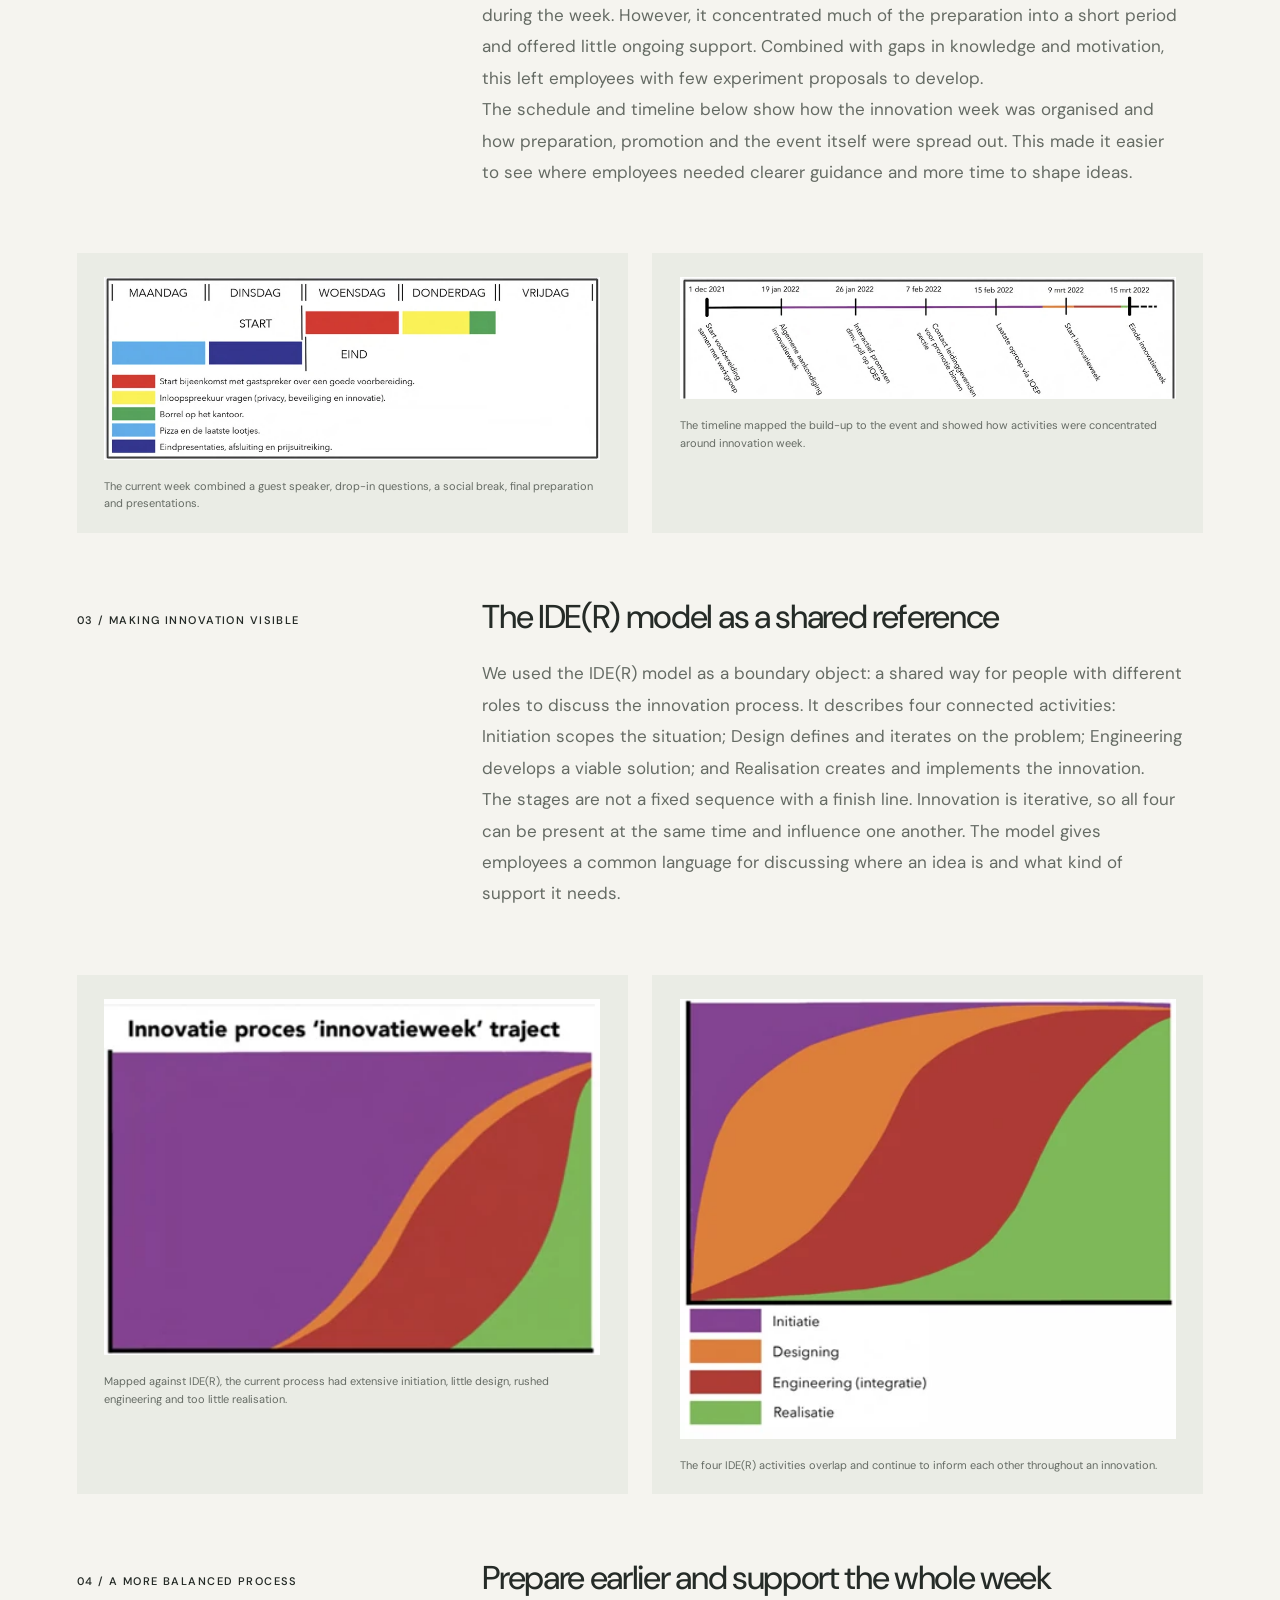
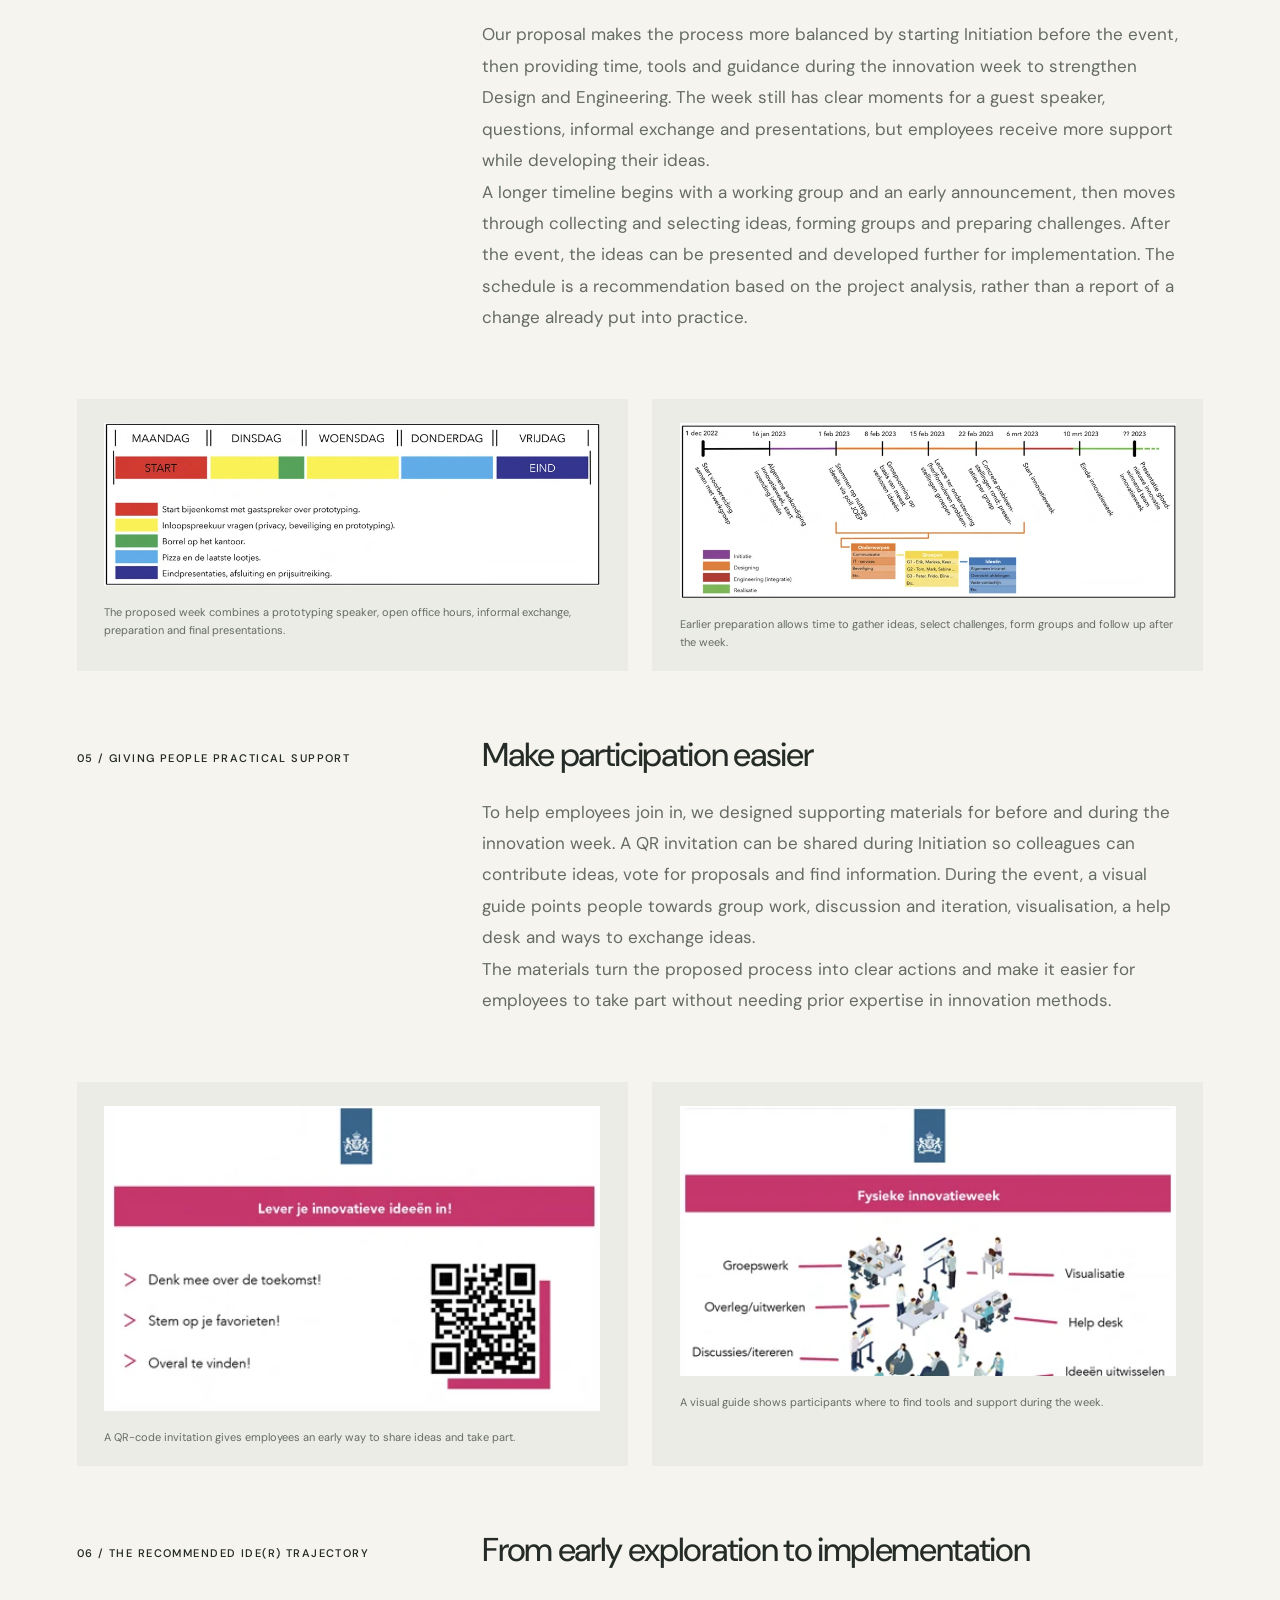
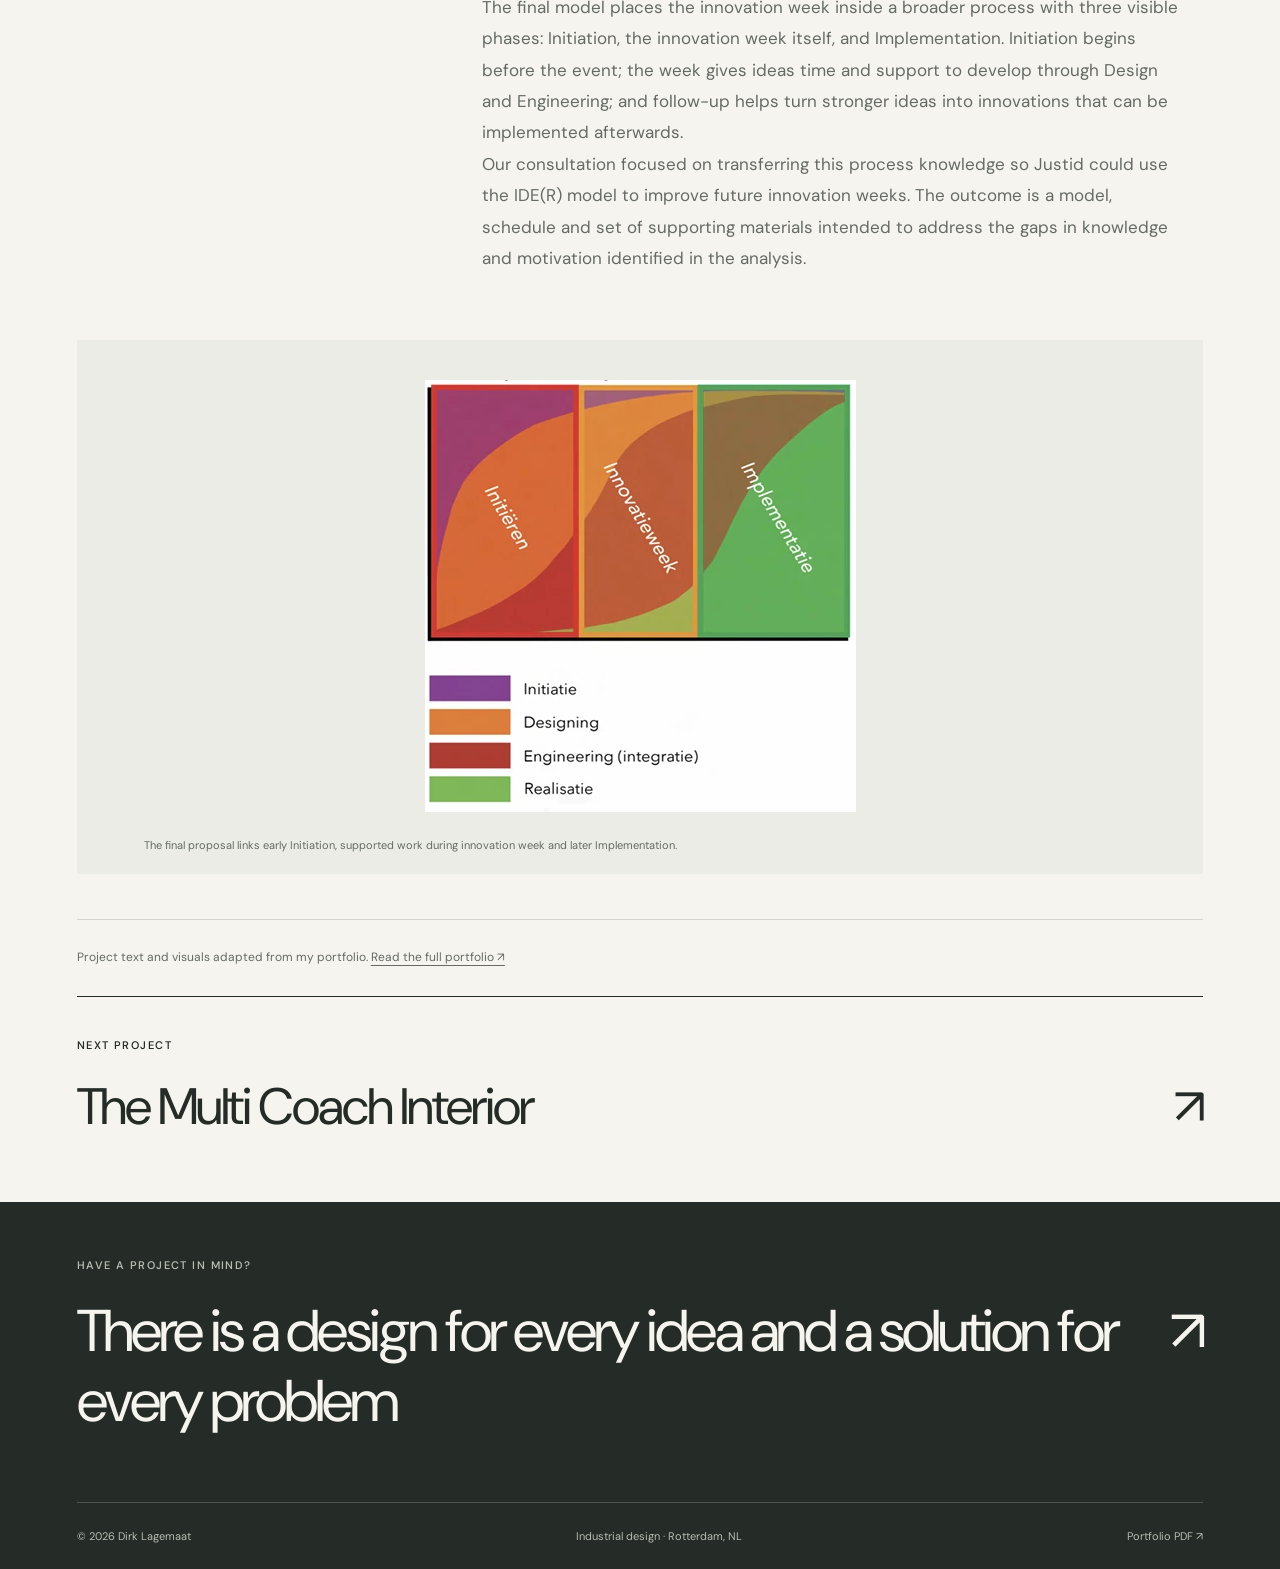
<file: innovation-process.html>
<!doctype html>
<html lang="en">
<head>
<meta charset="utf-8">
<meta name="viewport" content="width=device-width, initial-scale=1">
<meta name="description" content="Redesigning Justid’s innovation week with an iterative IDE(R) model, clearer preparation and practical employee support.">
<meta name="theme-color" content="#f5f4ef">
<title>Redesigning Innovation — Dirk Lagemaat</title>
<link rel="icon" href="favicon.svg" type="image/svg+xml">
<link rel="stylesheet" href="style.css">
</head>
<body>
<a class="skip" href="#main">Skip to content</a>
<header class="site-header">
<a class="logo" href="index.html" aria-label="Dirk Lagemaat home">dirk<span class="logo-dot">.</span><span class="logo-name">Lagemaat<br>Industrial Design Engineer</span></a>
<nav aria-label="Main navigation"><a href="index.html#projects" aria-current="page">Projects</a><a href="cv.html">About &amp; CV</a><a href="contact.html">Contact</a></nav>
</header>
<main id="main">
<article>
<section class="case-intro">
<a class="back-link" href="index.html#projects">← All projects</a>
<p class="eyebrow">07 / Organisational design</p>
<h1>Redesigning Innovation</h1>
<p class="case-lead">A team project with Justid to strengthen the Ministry of Justice and Security’s capacity to innovate by redesigning its annual innovation week.</p>
<dl class="project-meta">
<div><dt>Context</dt><dd>Entrepreneurial Innovation by Design · Justid · Team project</dd></div>
<div><dt>Approach</dt><dd>Organisational research · IDE(R) model · Process design</dd></div>
</dl>
</section>

<section class="case-section">
<div class="case-label"><span class="eyebrow">01 / The organisational challenge</span></div>
<div class="case-copy">
<h2>Applying design to a systemic problem</h2>
<p>This course showed me that design can address more than products and services. We worked on an organisational challenge at the Justitiële Informatiedienst, or Justid, part of the Dutch Ministry of Justice and Security. Justid manages and secures data across the ministry, and the project asked how design methods could help improve the organisation’s capacity to innovate.</p>
<p>Justid organised an innovation week once a year, but the team saw few proposals for experiments. Our analysis pointed to limited shared knowledge about innovation processes and low employee motivation. We reframed the task around how to help staff generate ideas, recognise innovation opportunities and feel able to experiment.</p>
</div>
</section>
<figure class="case-figure">
<img src="images/innovation-boundary-questions.webp" alt="Four prompts about helping employees learn to innovate, improve existing innovation practices, recognise challenges and start a movement." width="584" height="203" fetchpriority="high" decoding="async">
<figcaption>Questions used to frame how employees could learn, recognise innovation opportunities and take part.</figcaption>
</figure>

<section class="case-section">
<div class="case-label"><span class="eyebrow">02 / Understanding the current procedure</span></div>
<div class="case-copy">
<h2>A week with strong moments and weak preparation</h2>
<p>The existing programme already included useful elements: a guest speaker and a break during the week. However, it concentrated much of the preparation into a short period and offered little ongoing support. Combined with gaps in knowledge and motivation, this left employees with few experiment proposals to develop.</p>
<p>The schedule and timeline below show how the innovation week was organised and how preparation, promotion and the event itself were spread out. This made it easier to see where employees needed clearer guidance and more time to shape ideas.</p>
</div>
</section>
<div class="case-image-pair innovation-image-pair">
<figure class="case-figure">
<img src="images/innovation-current-week.webp" alt="Current innovation-week schedule from Monday to Friday, including a guest speaker, office hours, drinks, preparation time and final presentations." width="965" height="355" loading="lazy" decoding="async">
<figcaption>The current week combined a guest speaker, drop-in questions, a social break, final preparation and presentations.</figcaption>
</figure>
<figure class="case-figure">
<img src="images/innovation-current-timeline.webp" alt="Timeline of the current innovation-week preparation, promotion, event and final presentations." width="966" height="237" loading="lazy" decoding="async">
<figcaption>The timeline mapped the build-up to the event and showed how activities were concentrated around innovation week.</figcaption>
</figure>
</div>

<section class="case-section">
<div class="case-label"><span class="eyebrow">03 / Making innovation visible</span></div>
<div class="case-copy">
<h2>The IDE(R) model as a shared reference</h2>
<p>We used the IDE(R) model as a boundary object: a shared way for people with different roles to discuss the innovation process. It describes four connected activities: Initiation scopes the situation; Design defines and iterates on the problem; Engineering develops a viable solution; and Realisation creates and implements the innovation.</p>
<p>The stages are not a fixed sequence with a finish line. Innovation is iterative, so all four can be present at the same time and influence one another. The model gives employees a common language for discussing where an idea is and what kind of support it needs.</p>
</div>
</section>
<div class="case-image-pair innovation-image-pair">
<figure class="case-figure">
<img src="images/innovation-current-trajectory.webp" alt="Current innovation-week trajectory showing a long initiation phase, little design, hurried engineering and limited realisation." width="384" height="276" loading="lazy" decoding="async">
<figcaption>Mapped against IDE(R), the current process had extensive initiation, little design, rushed engineering and too little realisation.</figcaption>
</figure>
<figure class="case-figure">
<img src="images/innovation-current-ider-model.webp" alt="IDE(R) process diagram with overlapping curves for initiation, designing, engineering and realisation." width="431" height="382" loading="lazy" decoding="async">
<figcaption>The four IDE(R) activities overlap and continue to inform each other throughout an innovation.</figcaption>
</figure>
</div>
<section class="case-section">
<div class="case-label"><span class="eyebrow">04 / A more balanced process</span></div>
<div class="case-copy">
<h2>Prepare earlier and support the whole week</h2>
<p>Our proposal makes the process more balanced by starting Initiation before the event, then providing time, tools and guidance during the innovation week to strengthen Design and Engineering. The week still has clear moments for a guest speaker, questions, informal exchange and presentations, but employees receive more support while developing their ideas.</p>
<p>A longer timeline begins with a working group and an early announcement, then moves through collecting and selecting ideas, forming groups and preparing challenges. After the event, the ideas can be presented and developed further for implementation. The schedule is a recommendation based on the project analysis, rather than a report of a change already put into practice.</p>
</div>
</section>
<div class="case-image-pair innovation-image-pair">
<figure class="case-figure">
<img src="images/innovation-proposed-week.webp" alt="Proposed Monday-to-Friday innovation-week schedule with a prototyping speaker, office hours, team drinks, preparation time and final presentations." width="900" height="297" loading="lazy" decoding="async">
<figcaption>The proposed week combines a prototyping speaker, open office hours, informal exchange, preparation and final presentations.</figcaption>
</figure>
<figure class="case-figure">
<img src="images/innovation-proposed-timeline.webp" alt="Proposed preparation timeline from December through the innovation week and later team presentations, including idea selection and group preparation." width="900" height="318" loading="lazy" decoding="async">
<figcaption>Earlier preparation allows time to gather ideas, select challenges, form groups and follow up after the week.</figcaption>
</figure>
</div>

<section class="case-section">
<div class="case-label"><span class="eyebrow">05 / Giving people practical support</span></div>
<div class="case-copy">
<h2>Make participation easier</h2>
<p>To help employees join in, we designed supporting materials for before and during the innovation week. A QR invitation can be shared during Initiation so colleagues can contribute ideas, vote for proposals and find information. During the event, a visual guide points people towards group work, discussion and iteration, visualisation, a help desk and ways to exchange ideas.</p>
<p>The materials turn the proposed process into clear actions and make it easier for employees to take part without needing prior expertise in innovation methods.</p>
</div>
</section>
<div class="case-image-pair innovation-image-pair">
<figure class="case-figure">
<img src="images/innovation-qr-invitation.webp" alt="Justid invitation poster with a QR code encouraging employees to share ideas, vote for favourites and take part." width="442" height="272" loading="lazy" decoding="async">
<figcaption>A QR-code invitation gives employees an early way to share ideas and take part.</figcaption>
</figure>
<figure class="case-figure">
<img src="images/innovation-week-support.webp" alt="Illustrated guide to physical innovation-week support, including group work, discussion, visualisation, help desk and idea exchange." width="469" height="256" loading="lazy" decoding="async">
<figcaption>A visual guide shows participants where to find tools and support during the week.</figcaption>
</figure>
</div>

<section class="case-section">
<div class="case-label"><span class="eyebrow">06 / The recommended IDE(R) trajectory</span></div>
<div class="case-copy">
<h2>From early exploration to implementation</h2>
<p>The final model places the innovation week inside a broader process with three visible phases: Initiation, the innovation week itself, and Implementation. Initiation begins before the event; the week gives ideas time and support to develop through Design and Engineering; and follow-up helps turn stronger ideas into innovations that can be implemented afterwards.</p>
<p>Our consultation focused on transferring this process knowledge so Justid could use the IDE(R) model to improve future innovation weeks. The outcome is a model, schedule and set of supporting materials intended to address the gaps in knowledge and motivation identified in the analysis.</p>
</div>
</section>
<figure class="case-figure">
<img src="images/innovation-final-ider-model.webp" alt="Final IDE(R) trajectory showing Initiation before the innovation week and Implementation afterwards, with designing and engineering supported during the week." width="431" height="432" loading="lazy" decoding="async">
<figcaption>The final proposal links early Initiation, supported work during innovation week and later Implementation.</figcaption>
</figure>

<div class="source-note">Project text and visuals adapted from my portfolio. <a href="portfolio-dirk-lagemaat.pdf" target="_blank" rel="noopener">Read the full portfolio ↗</a></div>
<a class="next-project" href="multi-coach.html"><span class="eyebrow">Next project</span><span>The Multi Coach Interior <span aria-hidden="true">↗</span></span></a>
</article>
</main>
<footer class="site-footer"><div class="footer-top"><p class="eyebrow">Have a project in mind?</p><a class="footer-contact" href="contact.html">There is a design for every idea and a solution for every problem<span aria-hidden="true">↗</span></a></div><div class="footer-bottom"><span>© 2026 Dirk Lagemaat</span><span>Industrial design · Rotterdam, NL</span><a href="portfolio-dirk-lagemaat.pdf" target="_blank" rel="noopener">Portfolio PDF ↗</a></div></footer>
</body>
</html>
</file>
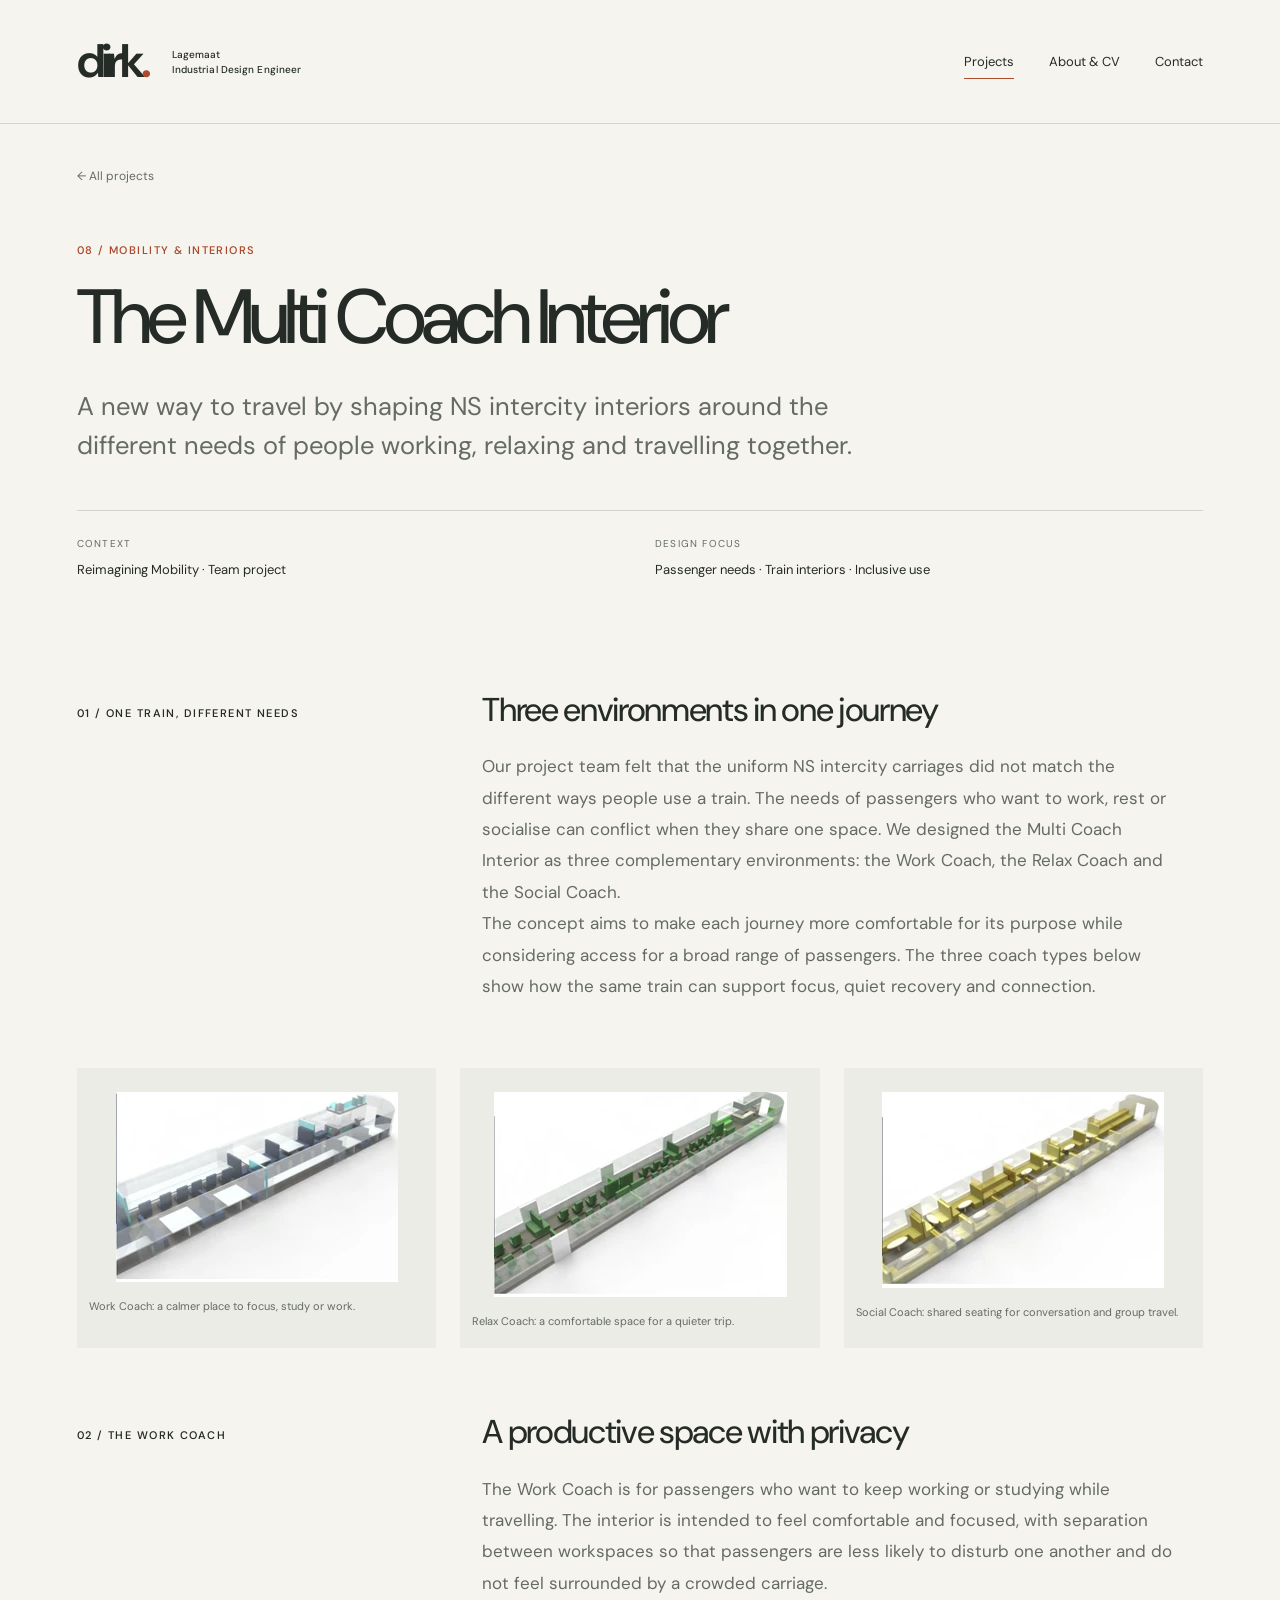
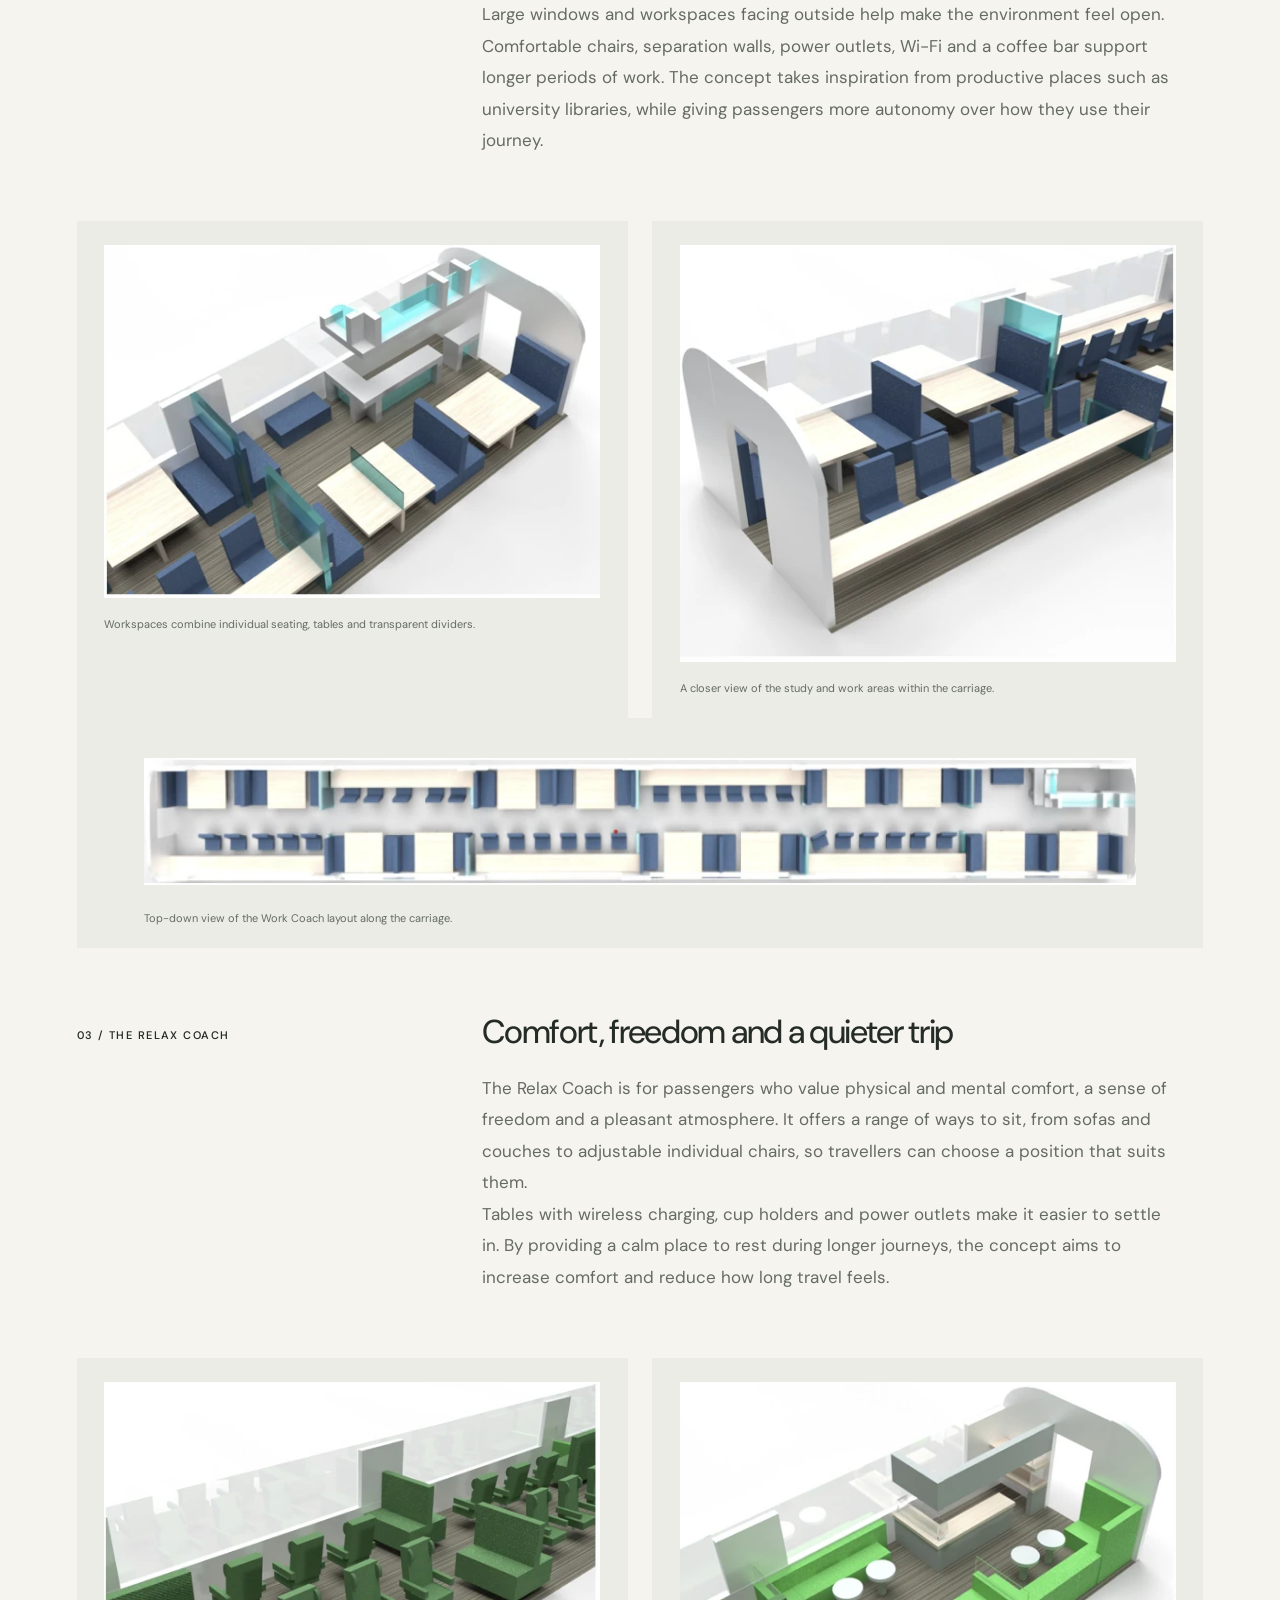
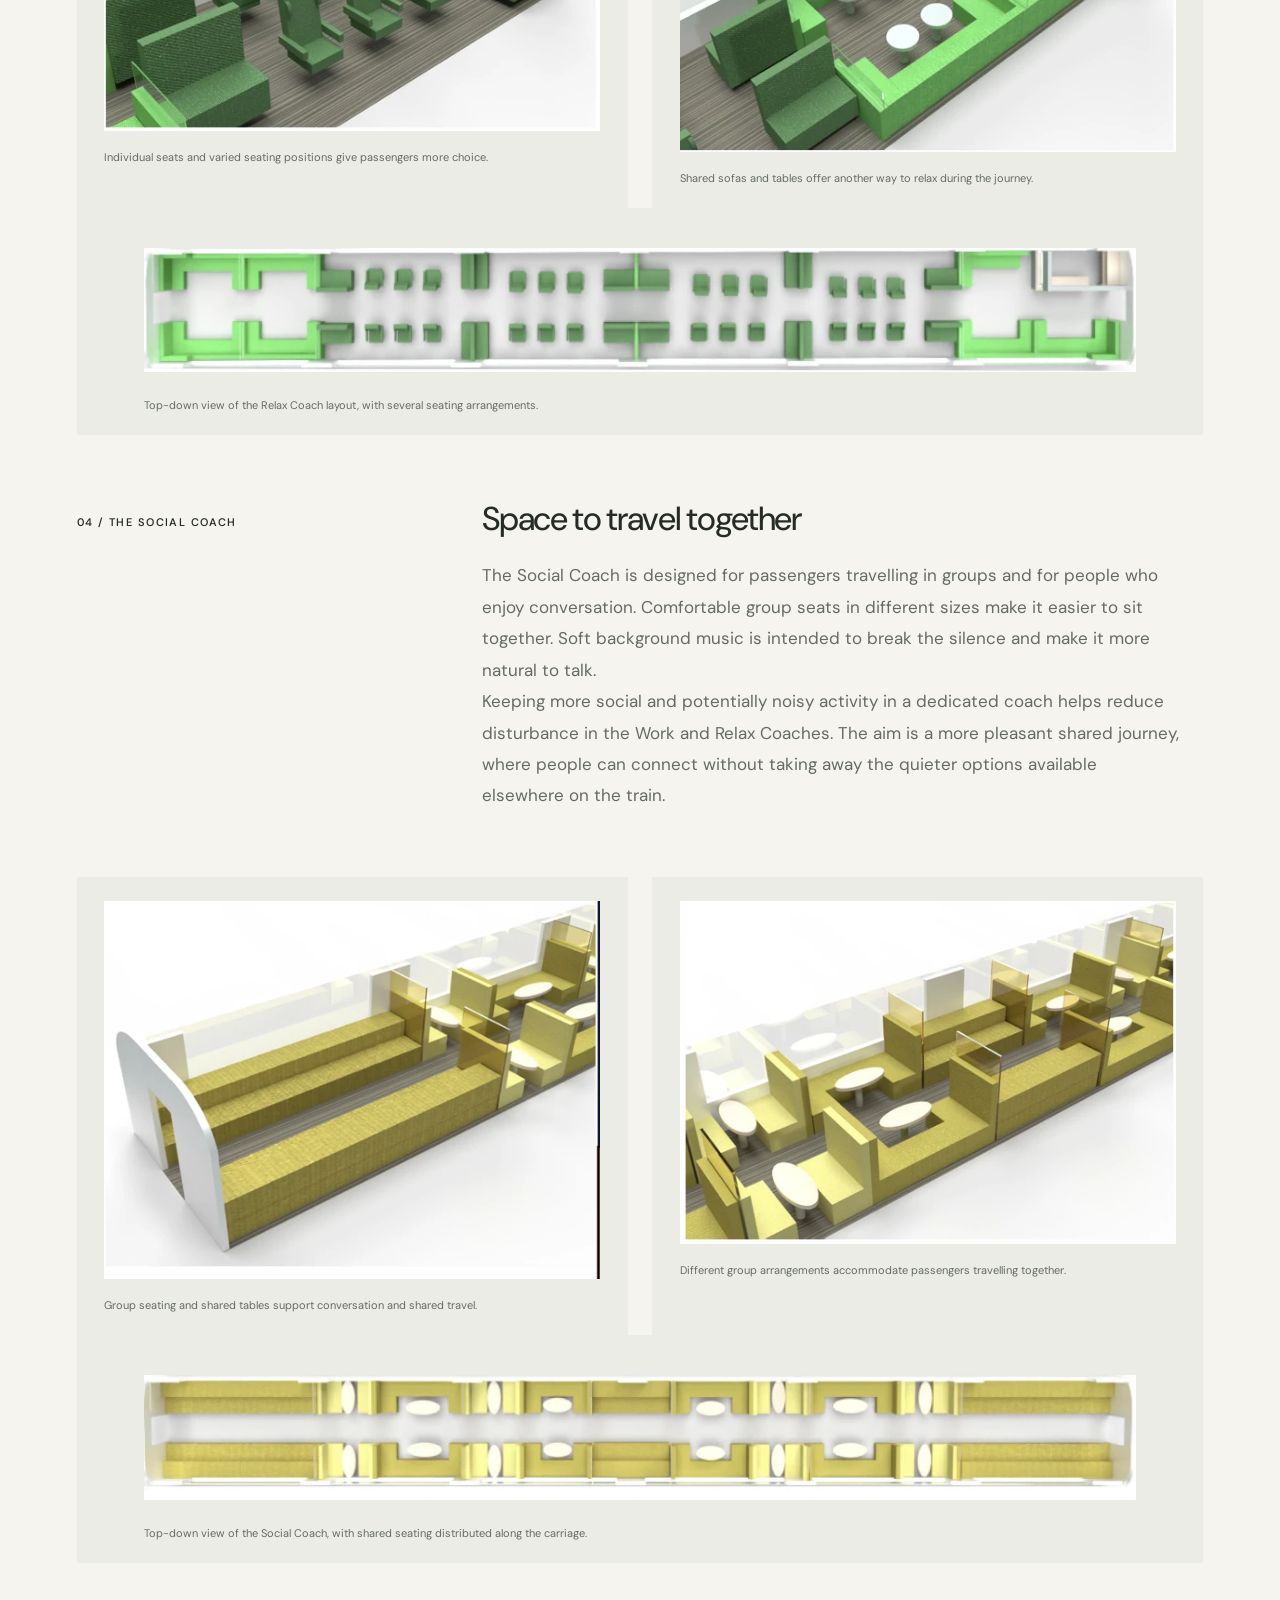
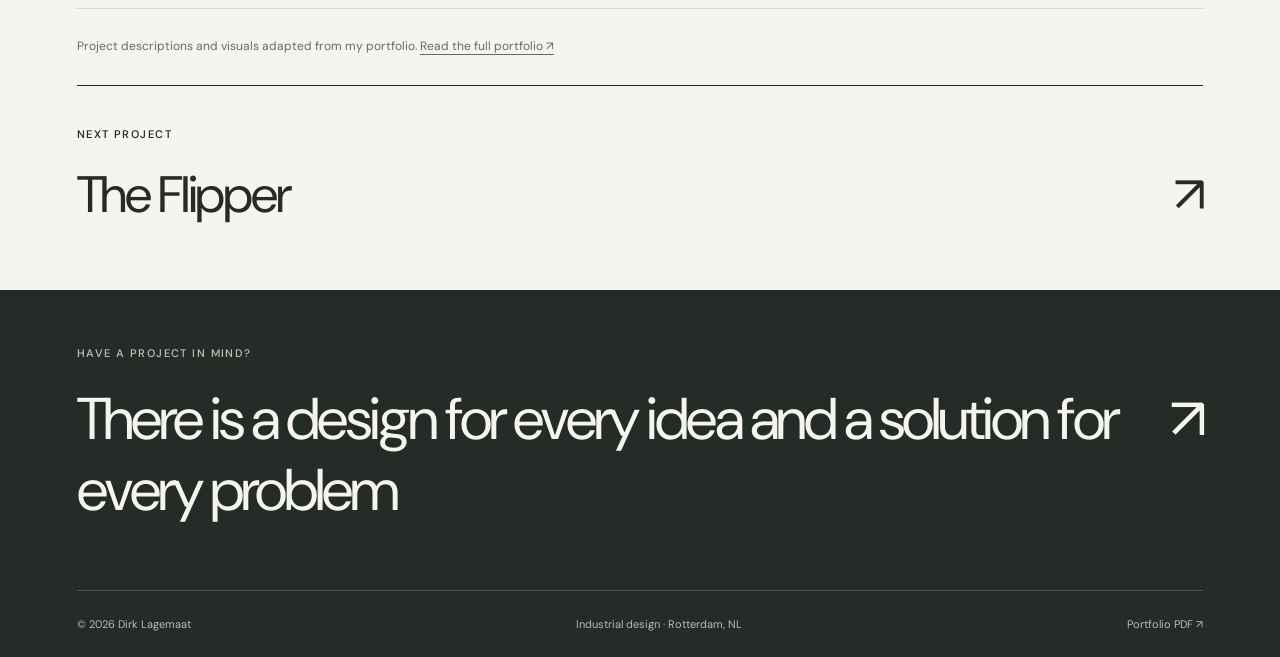
<file: multi-coach.html>
<!doctype html>
<html lang="en">
<head>
<meta charset="utf-8">
<meta name="viewport" content="width=device-width, initial-scale=1">
<meta name="description" content="A human-centred NS intercity interior concept with dedicated Work, Relax and Social coaches for different passenger needs.">
<meta name="theme-color" content="#f5f4ef">
<title>The Multi Coach Interior — Dirk Lagemaat</title>
<link rel="icon" href="favicon.svg" type="image/svg+xml">
<link rel="stylesheet" href="style.css">
</head>
<body>
<a class="skip" href="#main">Skip to content</a>
<header class="site-header">
<a class="logo" href="index.html" aria-label="Dirk Lagemaat home">dirk<span class="logo-dot">.</span><span class="logo-name">Lagemaat<br>Industrial Design Engineer</span></a>
<nav aria-label="Main navigation"><a href="index.html#projects" aria-current="page">Projects</a><a href="cv.html">About &amp; CV</a><a href="contact.html">Contact</a></nav>
</header>
<main id="main">
<article>
<section class="case-intro">
<a class="back-link" href="index.html#projects">← All projects</a>
<p class="eyebrow">08 / Mobility &amp; interiors</p>
<h1>The Multi Coach Interior</h1>
<p class="case-lead">A new way to travel by shaping NS intercity interiors around the different needs of people working, relaxing and travelling together.</p>
<dl class="project-meta">
<div><dt>Context</dt><dd>Reimagining Mobility · Team project</dd></div>
<div><dt>Design focus</dt><dd>Passenger needs · Train interiors · Inclusive use</dd></div>
</dl>
</section>

<section class="case-section">
<div class="case-label"><span class="eyebrow">01 / One train, different needs</span></div>
<div class="case-copy">
<h2>Three environments in one journey</h2>
<p>Our project team felt that the uniform NS intercity carriages did not match the different ways people use a train. The needs of passengers who want to work, rest or socialise can conflict when they share one space. We designed the Multi Coach Interior as three complementary environments: the Work Coach, the Relax Coach and the Social Coach.</p>
<p>The concept aims to make each journey more comfortable for its purpose while considering access for a broad range of passengers. The three coach types below show how the same train can support focus, quiet recovery and connection.</p>
</div>
</section>
<div class="coach-summary-grid">
<figure class="case-figure">
<img src="images/multicoach-work-summary.webp" alt="Small Work Coach interior concept with individual seats and work surfaces." width="282" height="190" fetchpriority="high" decoding="async">
<figcaption>Work Coach: a calmer place to focus, study or work.</figcaption>
</figure>
<figure class="case-figure">
<img src="images/multicoach-relax-summary.webp" alt="Small Relax Coach interior concept with separated individual seating." width="293" height="205" loading="lazy" decoding="async">
<figcaption>Relax Coach: a comfortable space for a quieter trip.</figcaption>
</figure>
<figure class="case-figure">
<img src="images/multicoach-social-summary.webp" alt="Small Social Coach interior concept with shared seating for groups." width="282" height="196" loading="lazy" decoding="async">
<figcaption>Social Coach: shared seating for conversation and group travel.</figcaption>
</figure>
</div>

<section class="case-section">
<div class="case-label"><span class="eyebrow">02 / The Work Coach</span></div>
<div class="case-copy">
<h2>A productive space with privacy</h2>
<p>The Work Coach is for passengers who want to keep working or studying while travelling. The interior is intended to feel comfortable and focused, with separation between workspaces so that passengers are less likely to disturb one another and do not feel surrounded by a crowded carriage.</p>
<p>Large windows and workspaces facing outside help make the environment feel open. Comfortable chairs, separation walls, power outlets, Wi-Fi and a coffee bar support longer periods of work. The concept takes inspiration from productive places such as university libraries, while giving passengers more autonomy over how they use their journey.</p>
</div>
</section>
<div class="case-image-pair multicoach-image-pair">
<figure class="case-figure">
<img src="images/multicoach-work-overview.webp" alt="Work Coach interior render showing individual work areas, tables, blue seats and transparent separation panels." width="523" height="372" loading="lazy" decoding="async">
<figcaption>Workspaces combine individual seating, tables and transparent dividers.</figcaption>
</figure>
<figure class="case-figure">
<img src="images/multicoach-work-detail.webp" alt="Detailed Work Coach render showing separated seats and tables in the train carriage." width="518" height="435" loading="lazy" decoding="async">
<figcaption>A closer view of the study and work areas within the carriage.</figcaption>
</figure>
</div>
<figure class="case-figure">
<img src="images/multicoach-work-plan.webp" alt="Top-down layout of the Work Coach showing seats, tables and separated workspaces along the carriage." width="1027" height="132" loading="lazy" decoding="async">
<figcaption>Top-down view of the Work Coach layout along the carriage.</figcaption>
</figure>

<section class="case-section">
<div class="case-label"><span class="eyebrow">03 / The Relax Coach</span></div>
<div class="case-copy">
<h2>Comfort, freedom and a quieter trip</h2>
<p>The Relax Coach is for passengers who value physical and mental comfort, a sense of freedom and a pleasant atmosphere. It offers a range of ways to sit, from sofas and couches to adjustable individual chairs, so travellers can choose a position that suits them.</p>
<p>Tables with wireless charging, cup holders and power outlets make it easier to settle in. By providing a calm place to rest during longer journeys, the concept aims to increase comfort and reduce how long travel feels.</p>
</div>
</section>
<div class="case-image-pair multicoach-image-pair">
<figure class="case-figure">
<img src="images/multicoach-relax-overview.webp" alt="Relax Coach interior render with individual green seats, high-backed seating and transparent panels." width="543" height="382" loading="lazy" decoding="async">
<figcaption>Individual seats and varied seating positions give passengers more choice.</figcaption>
</figure>
<figure class="case-figure">
<img src="images/multicoach-relax-detail.webp" alt="Relax Coach render showing group sofas, small tables and comfortable green seating." width="525" height="392" loading="lazy" decoding="async">
<figcaption>Shared sofas and tables offer another way to relax during the journey.</figcaption>
</figure>
</div>
<figure class="case-figure">
<img src="images/multicoach-relax-plan.webp" alt="Top-down layout of the Relax Coach showing different seating arrangements and table positions." width="1067" height="134" loading="lazy" decoding="async">
<figcaption>Top-down view of the Relax Coach layout, with several seating arrangements.</figcaption>
</figure>

<section class="case-section">
<div class="case-label"><span class="eyebrow">04 / The Social Coach</span></div>
<div class="case-copy">
<h2>Space to travel together</h2>
<p>The Social Coach is designed for passengers travelling in groups and for people who enjoy conversation. Comfortable group seats in different sizes make it easier to sit together. Soft background music is intended to break the silence and make it more natural to talk.</p>
<p>Keeping more social and potentially noisy activity in a dedicated coach helps reduce disturbance in the Work and Relax Coaches. The aim is a more pleasant shared journey, where people can connect without taking away the quieter options available elsewhere on the train.</p>
</div>
</section>
<div class="case-image-pair multicoach-image-pair">
<figure class="case-figure">
<img src="images/multicoach-social-overview.webp" alt="Social Coach interior render with yellow group seating, shared tables and transparent separation panels." width="547" height="417" loading="lazy" decoding="async">
<figcaption>Group seating and shared tables support conversation and shared travel.</figcaption>
</figure>
<figure class="case-figure">
<img src="images/multicoach-social-detail.webp" alt="Detailed Social Coach render showing several group seating configurations and shared tables." width="533" height="369" loading="lazy" decoding="async">
<figcaption>Different group arrangements accommodate passengers travelling together.</figcaption>
</figure>
</div>
<figure class="case-figure">
<img src="images/multicoach-social-plan.webp" alt="Top-down layout of the Social Coach showing shared seating groups distributed along the carriage." width="1074" height="136" loading="lazy" decoding="async">
<figcaption>Top-down view of the Social Coach, with shared seating distributed along the carriage.</figcaption>
</figure>

<div class="source-note">Project descriptions and visuals adapted from my portfolio. <a href="portfolio-dirk-lagemaat.pdf" target="_blank" rel="noopener">Read the full portfolio ↗</a></div>
<a class="next-project" href="the-flipper.html"><span class="eyebrow">Next project</span><span>The Flipper <span aria-hidden="true">↗</span></span></a>
</article>
</main>
<footer class="site-footer"><div class="footer-top"><p class="eyebrow">Have a project in mind?</p><a class="footer-contact" href="contact.html">There is a design for every idea and a solution for every problem<span aria-hidden="true">↗</span></a></div><div class="footer-bottom"><span>© 2026 Dirk Lagemaat</span><span>Industrial design · Rotterdam, NL</span><a href="portfolio-dirk-lagemaat.pdf" target="_blank" rel="noopener">Portfolio PDF ↗</a></div></footer>
</body>
</html>
</file>
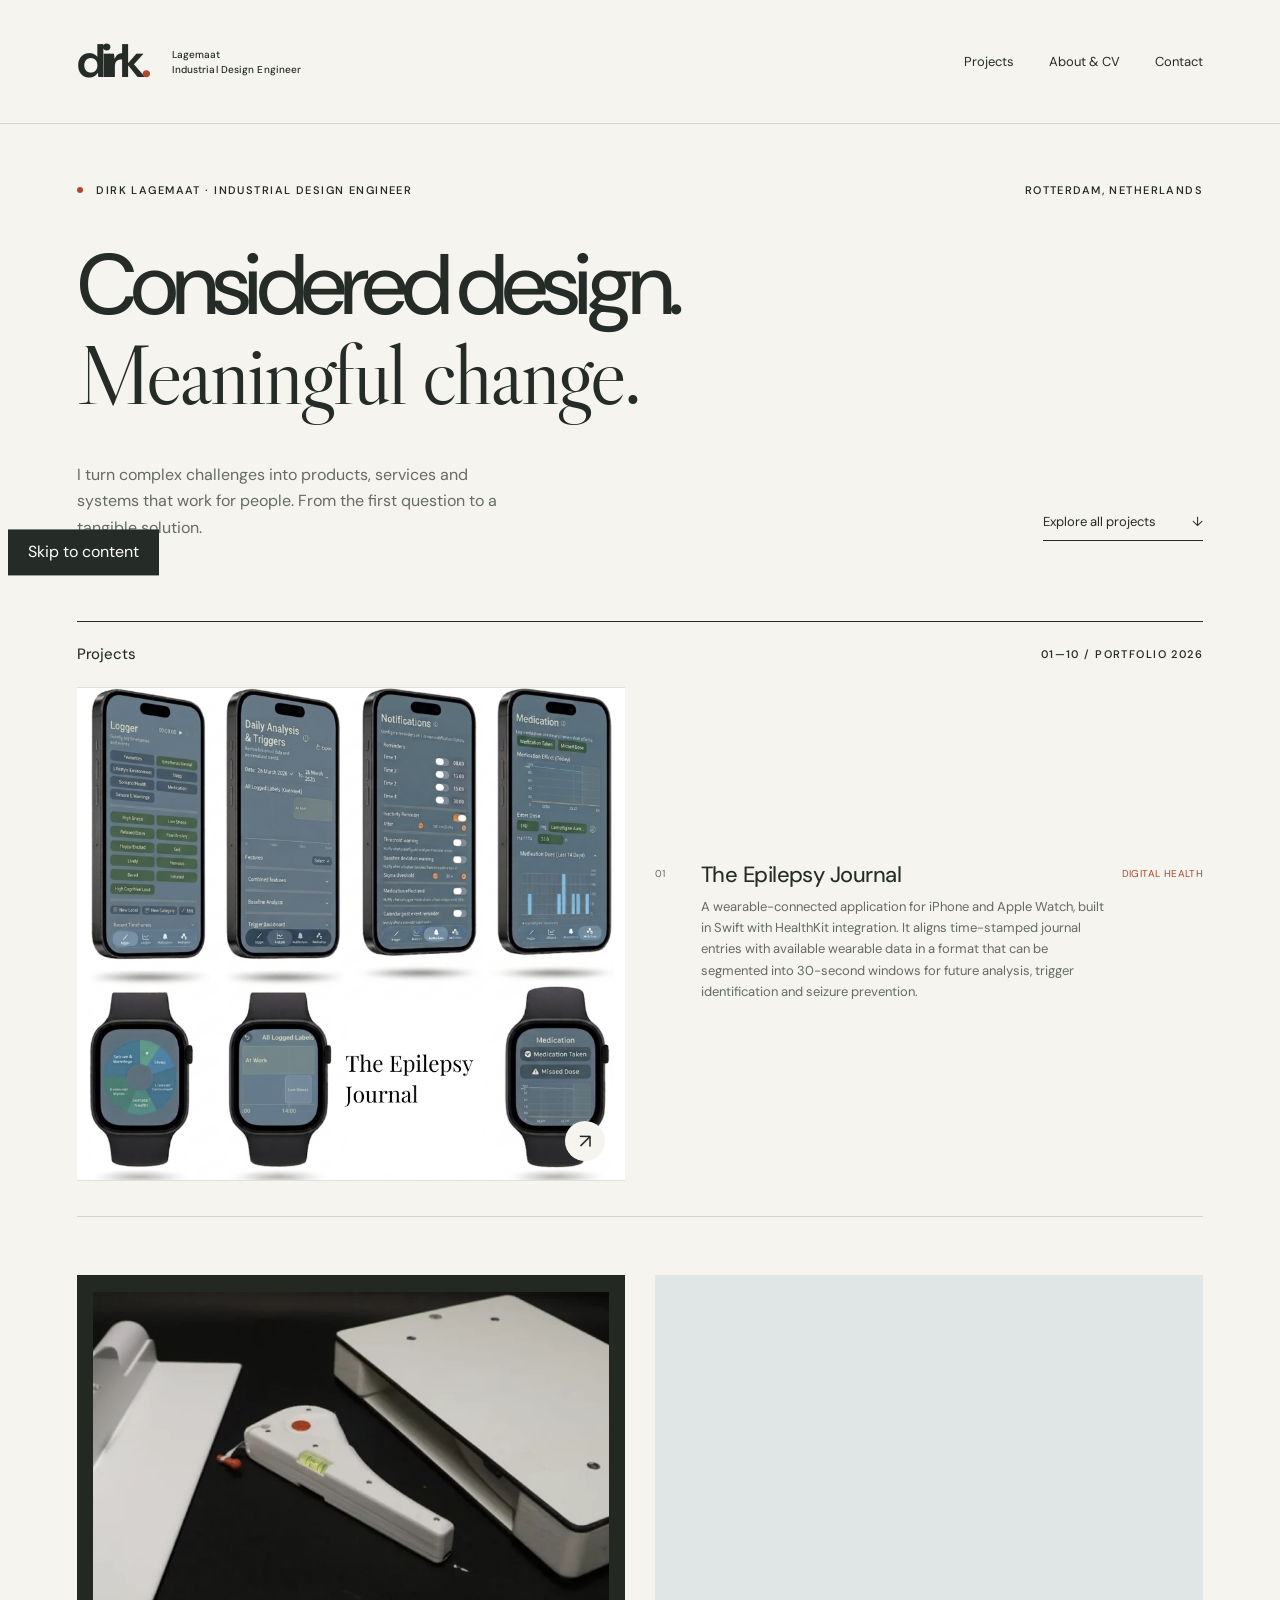
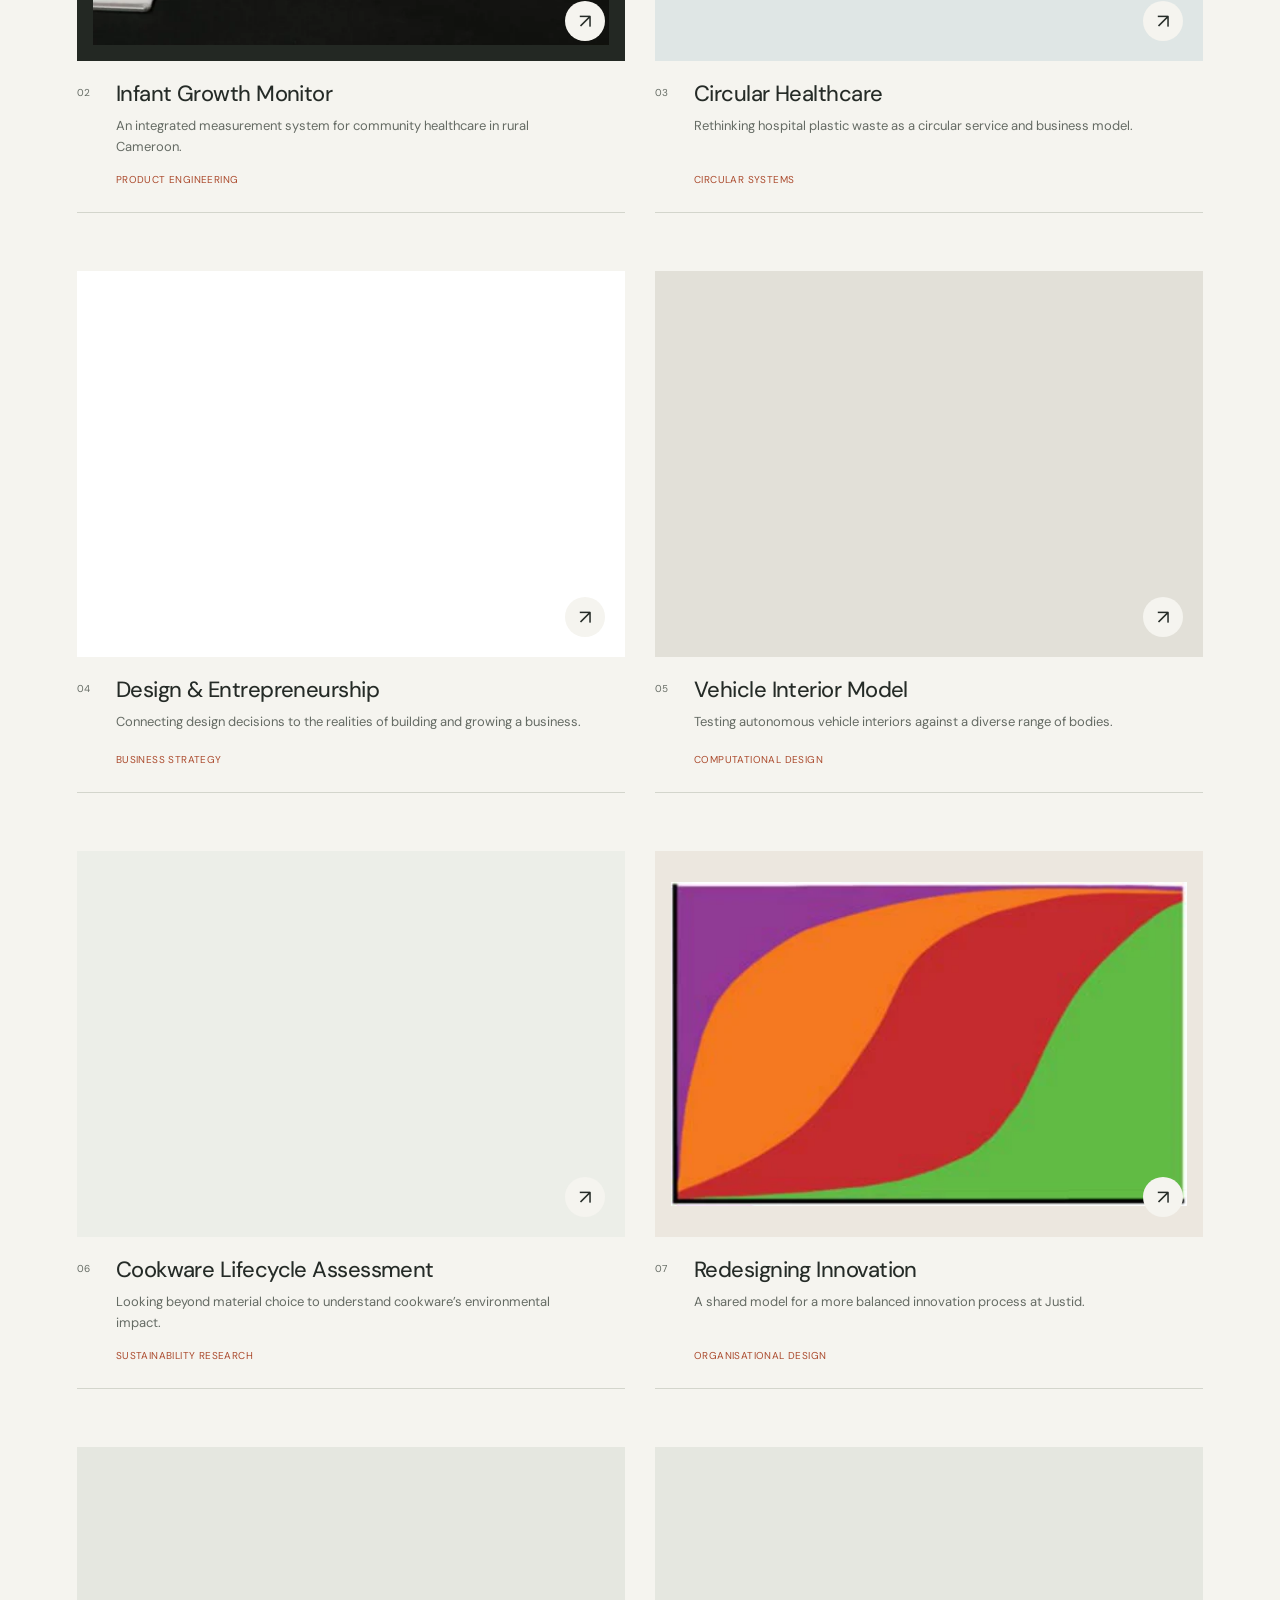
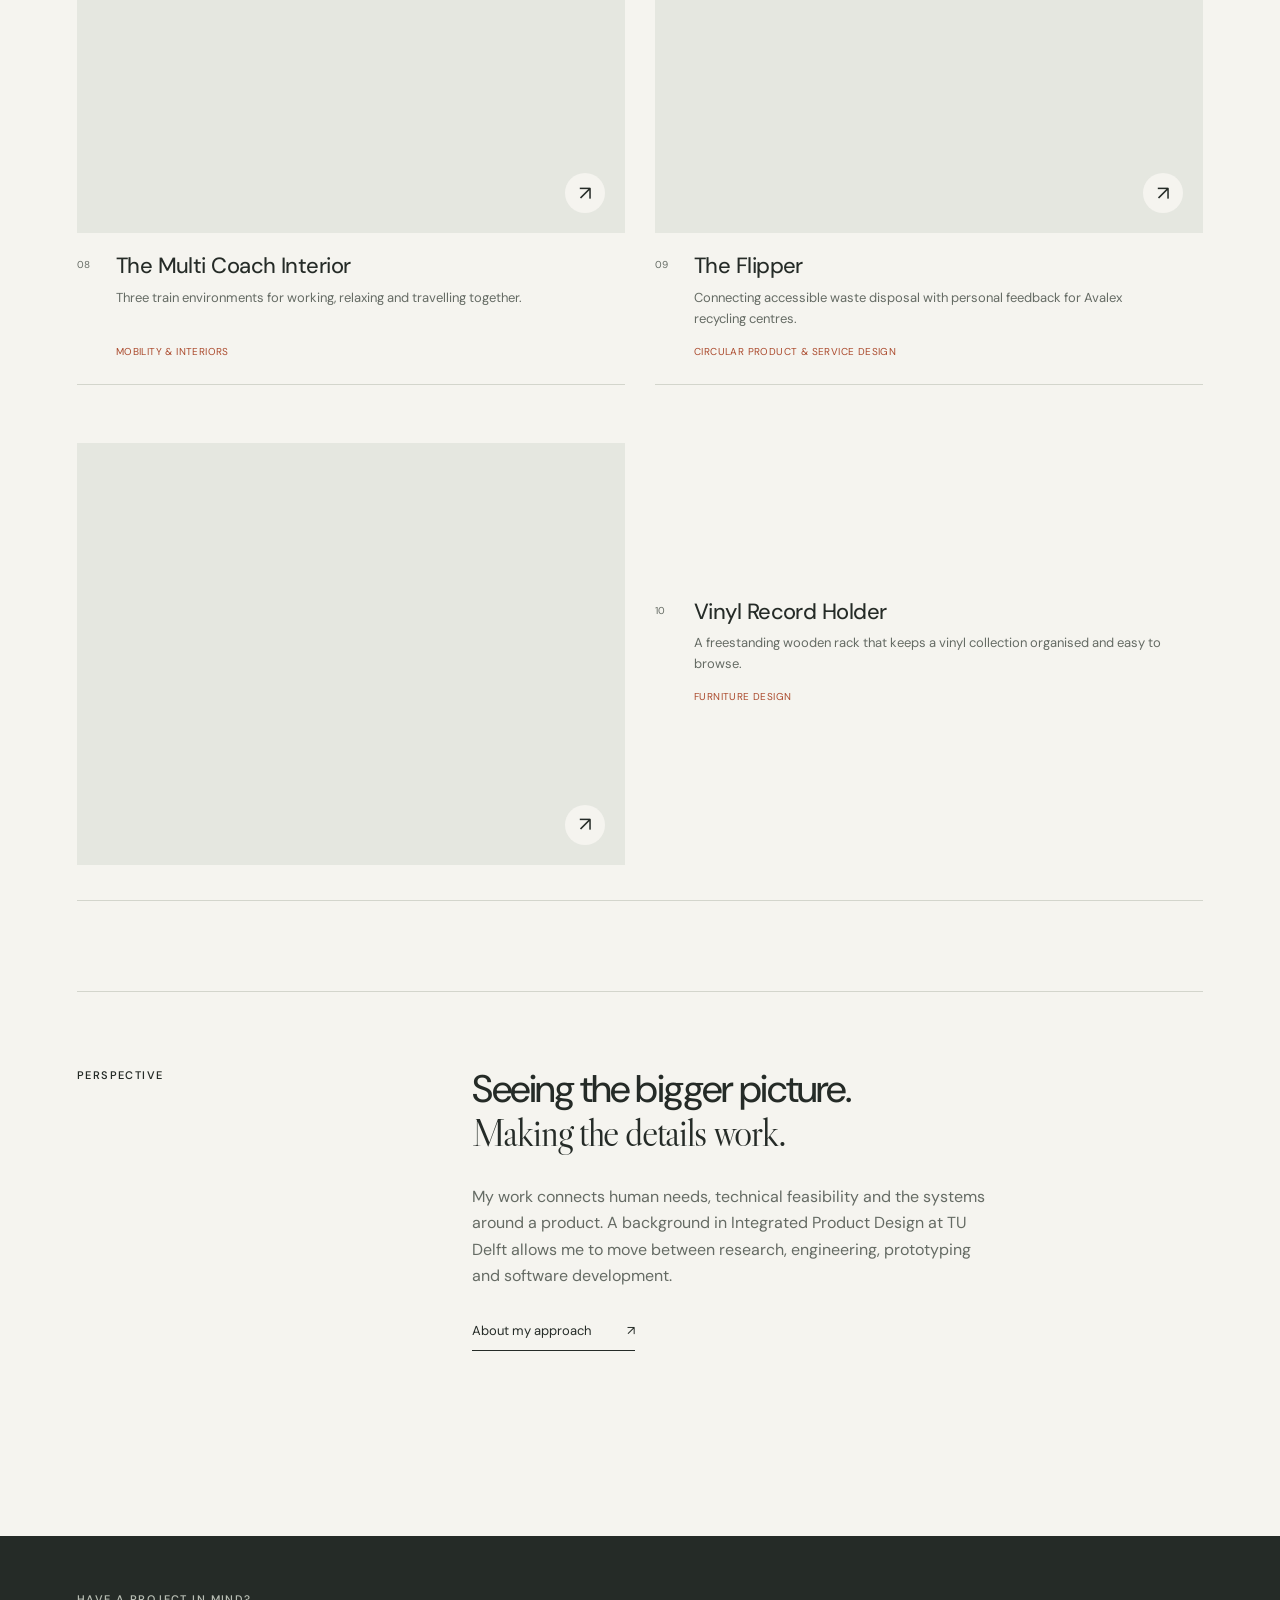
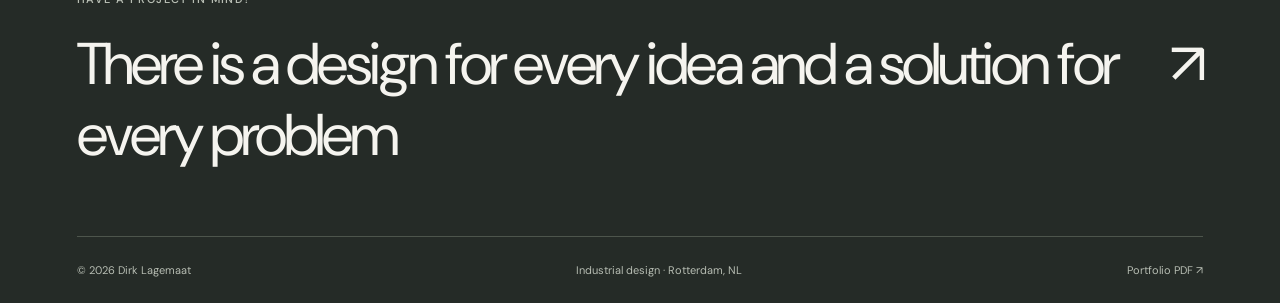
<file: projects.html>
<!doctype html>
<html lang="en"><head><meta charset="utf-8"><meta name="viewport" content="width=device-width, initial-scale=1"><meta http-equiv="refresh" content="0; url=index.html#projects"><link rel="canonical" href="https://dirklagemaat.nl/#projects"><title>Projects — Dirk Lagemaat</title></head>
<body><p>The project index has moved to the <a href="index.html#projects">home page</a>.</p></body></html>
</file>
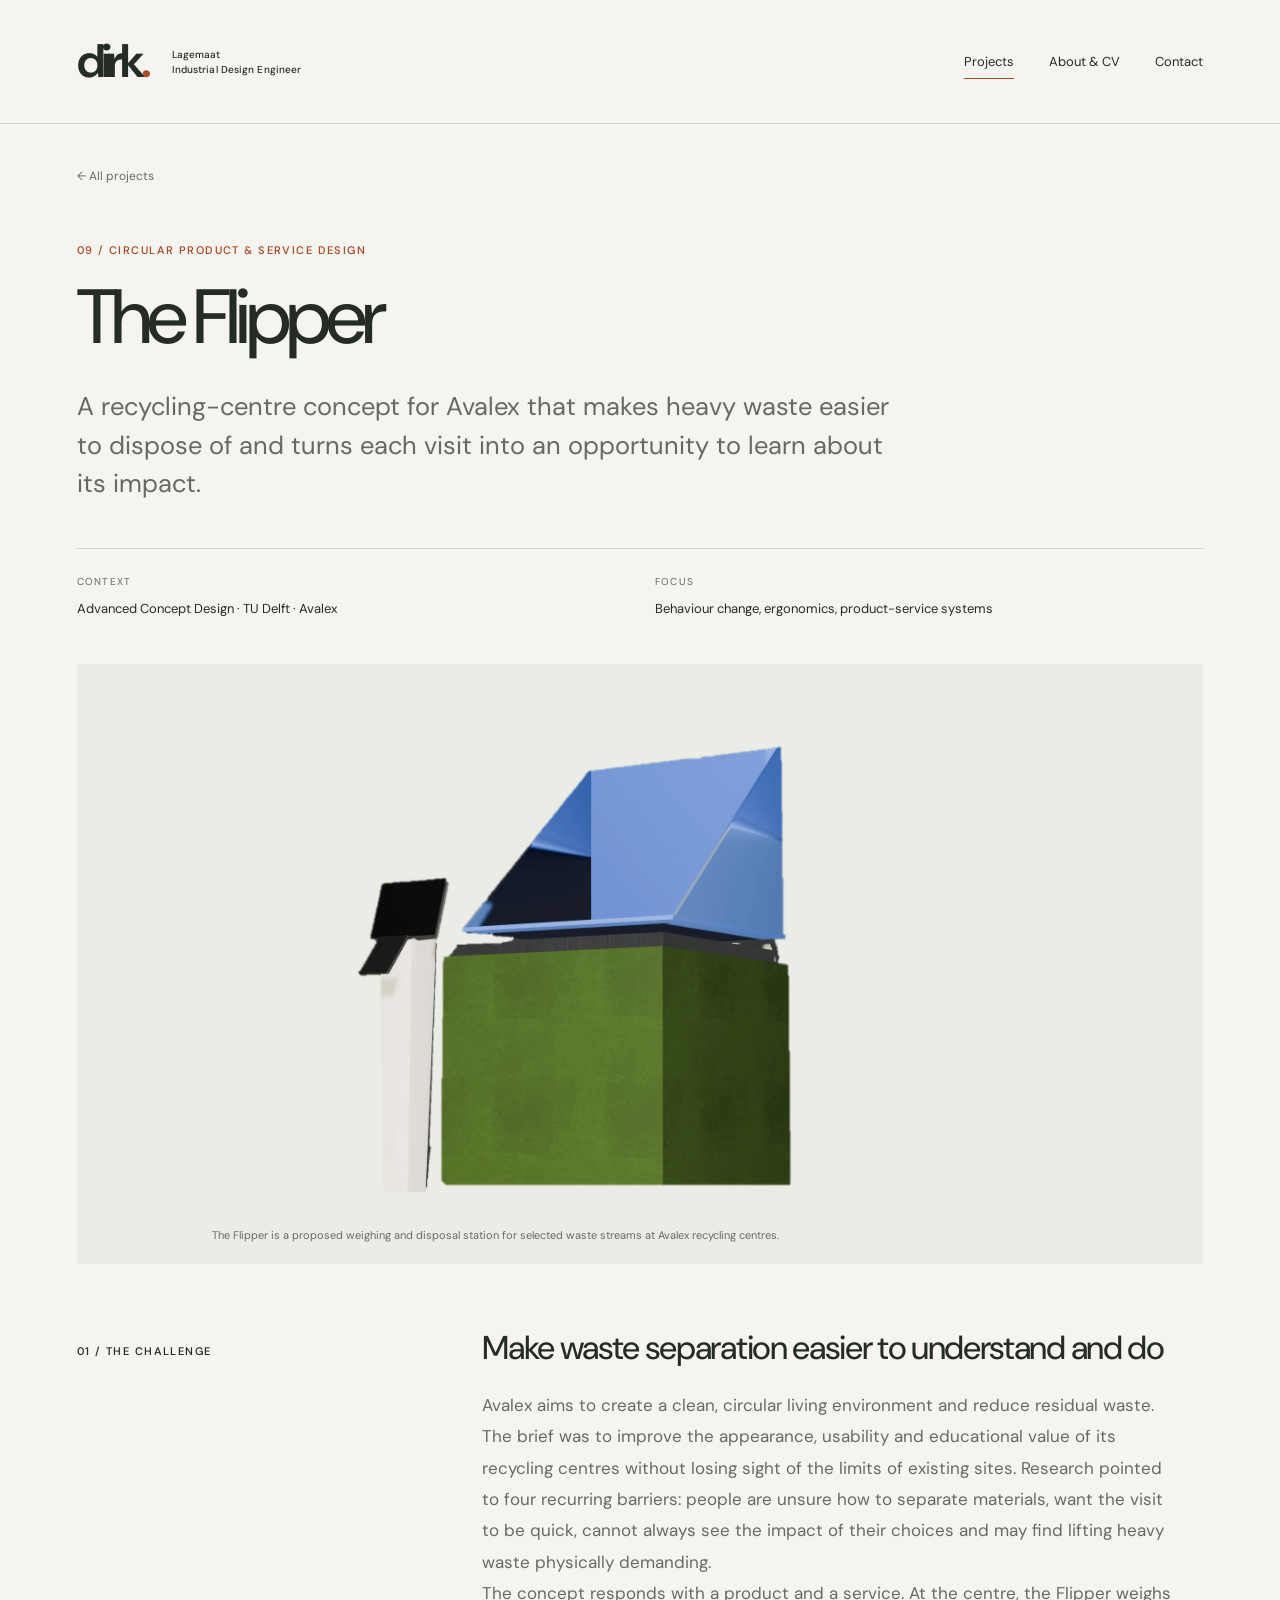
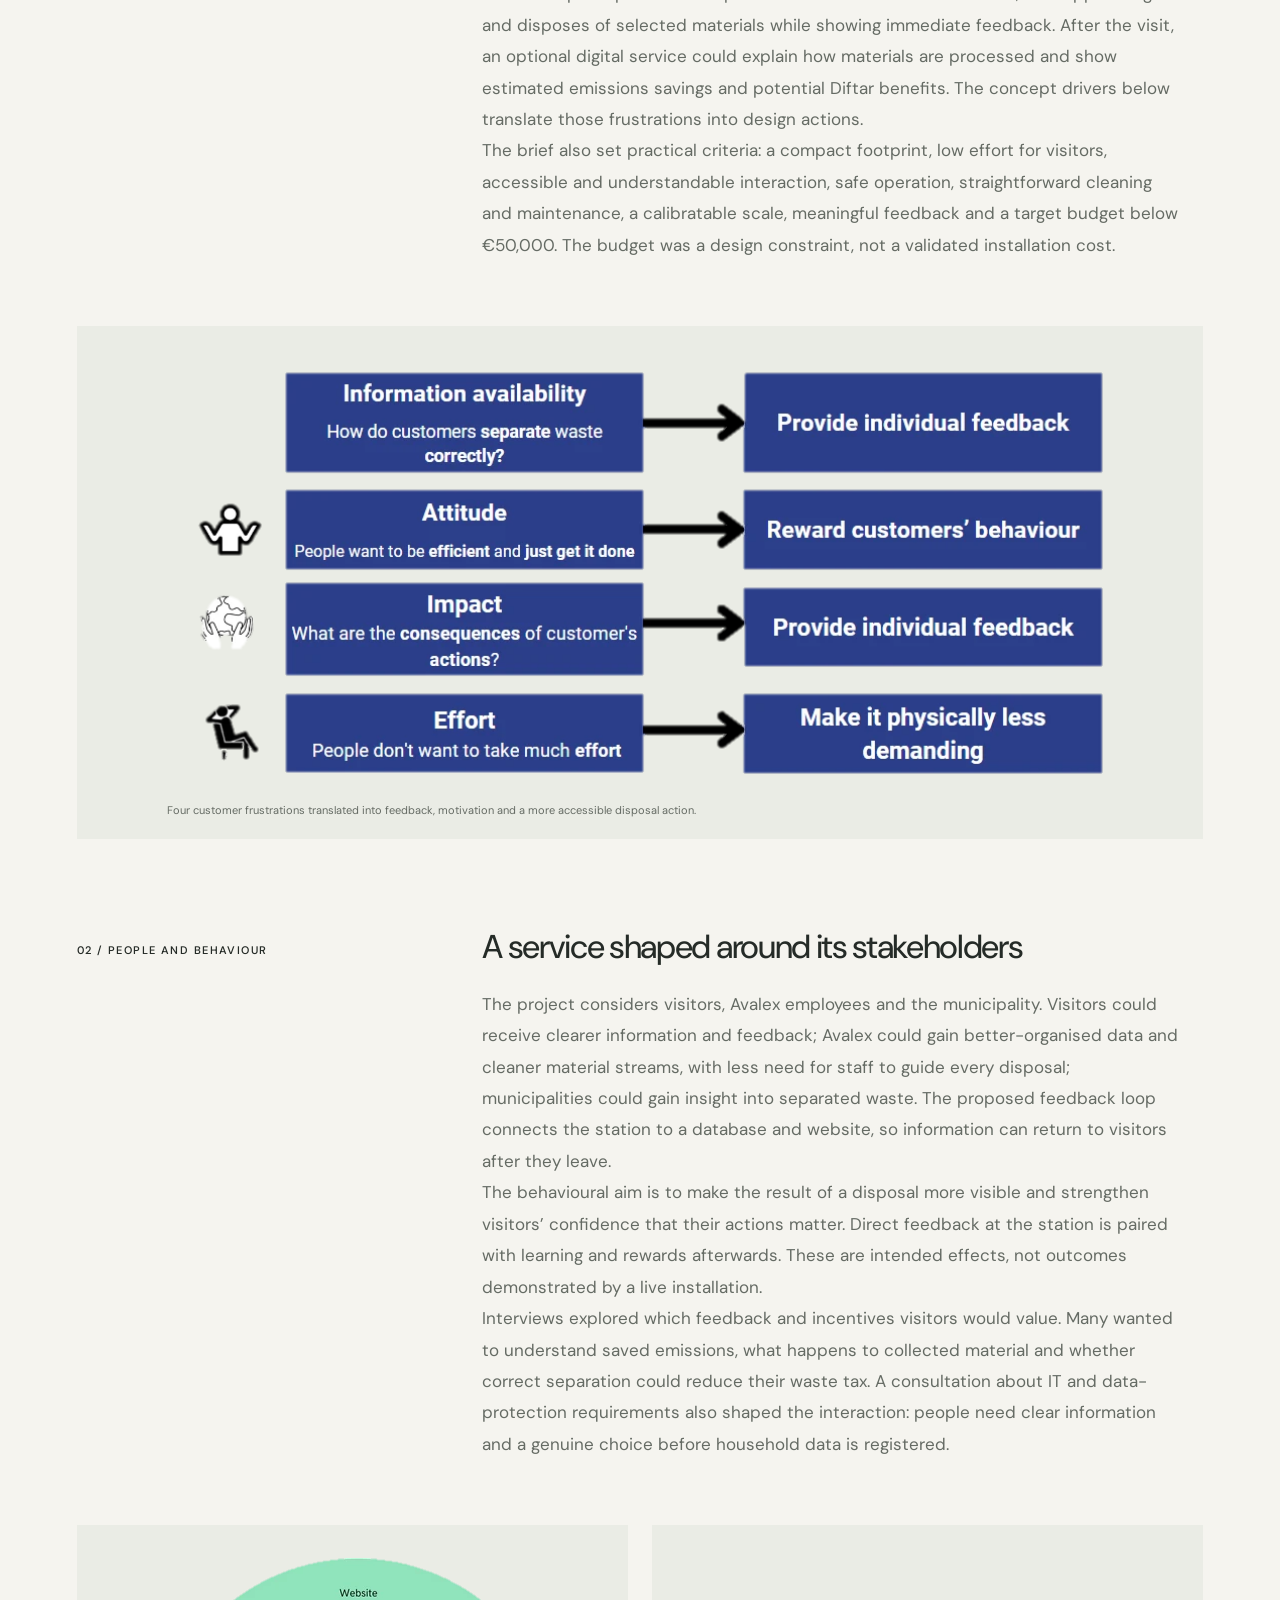
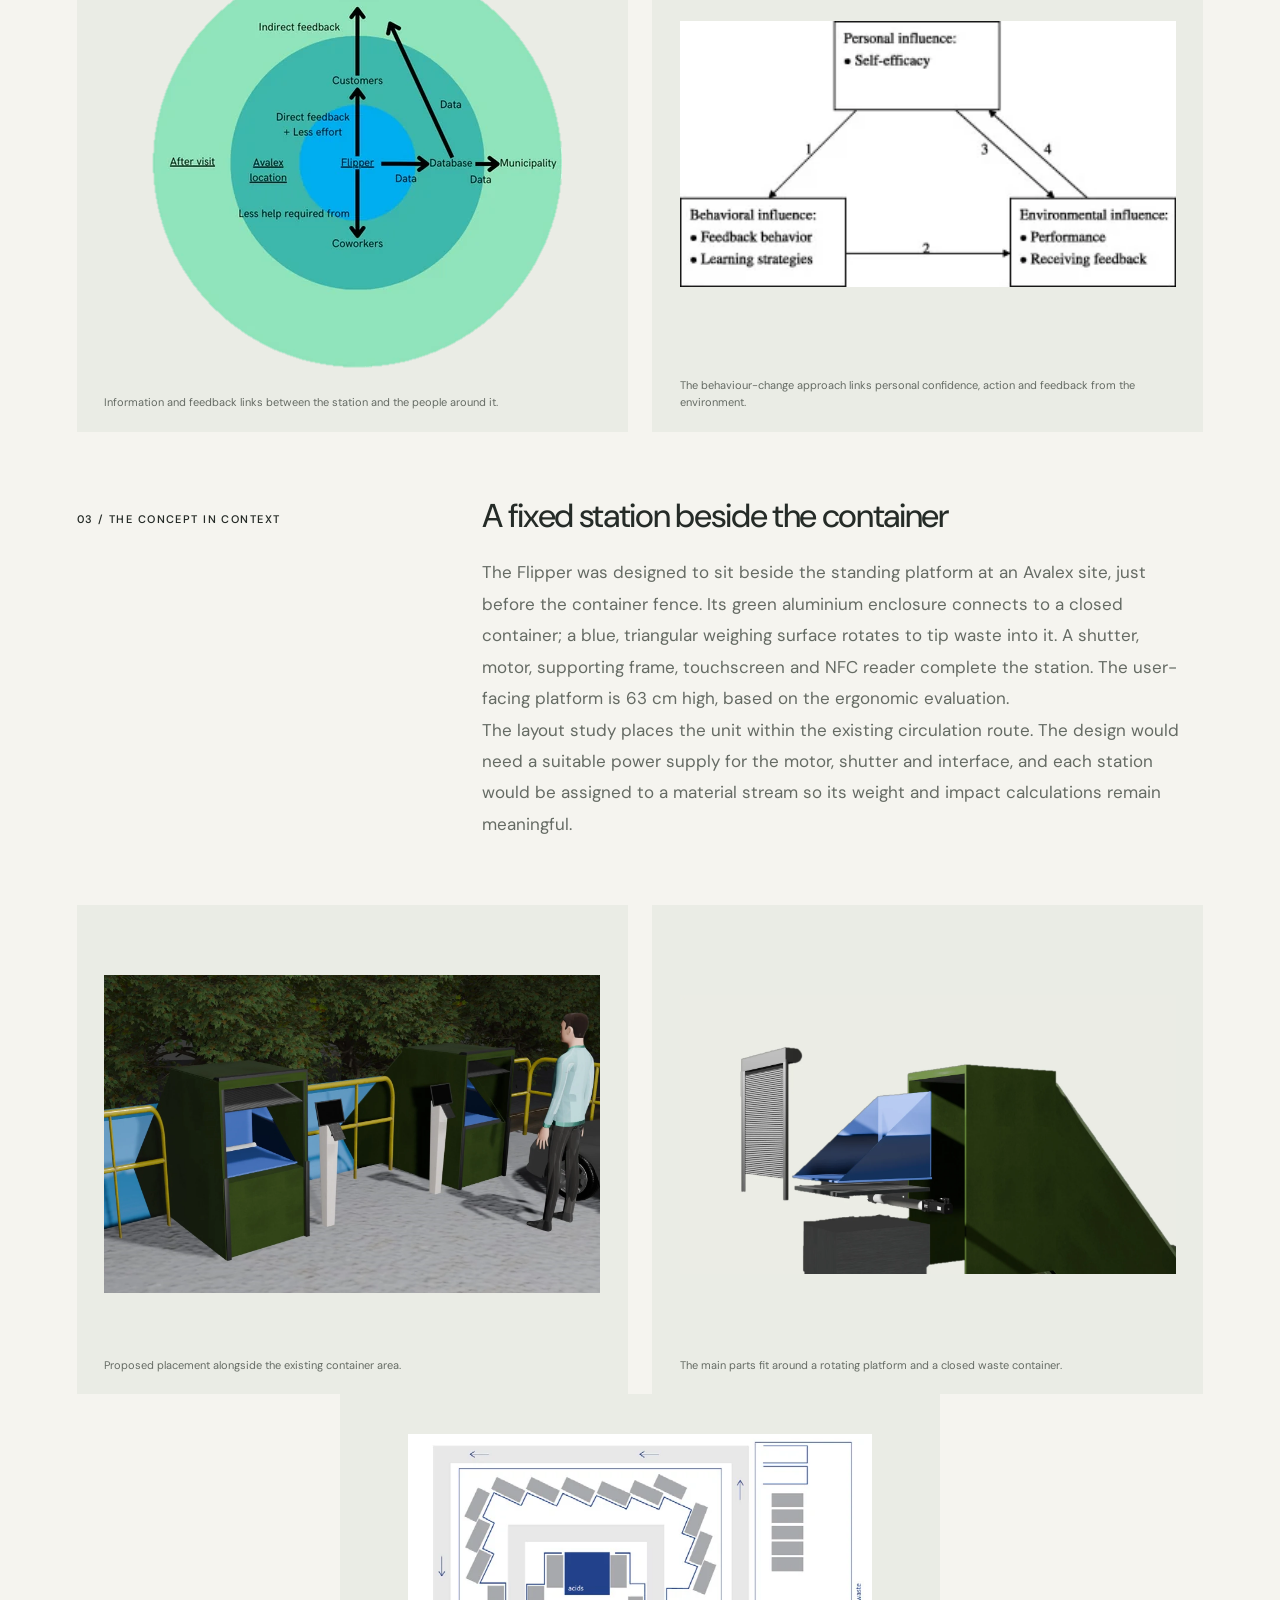
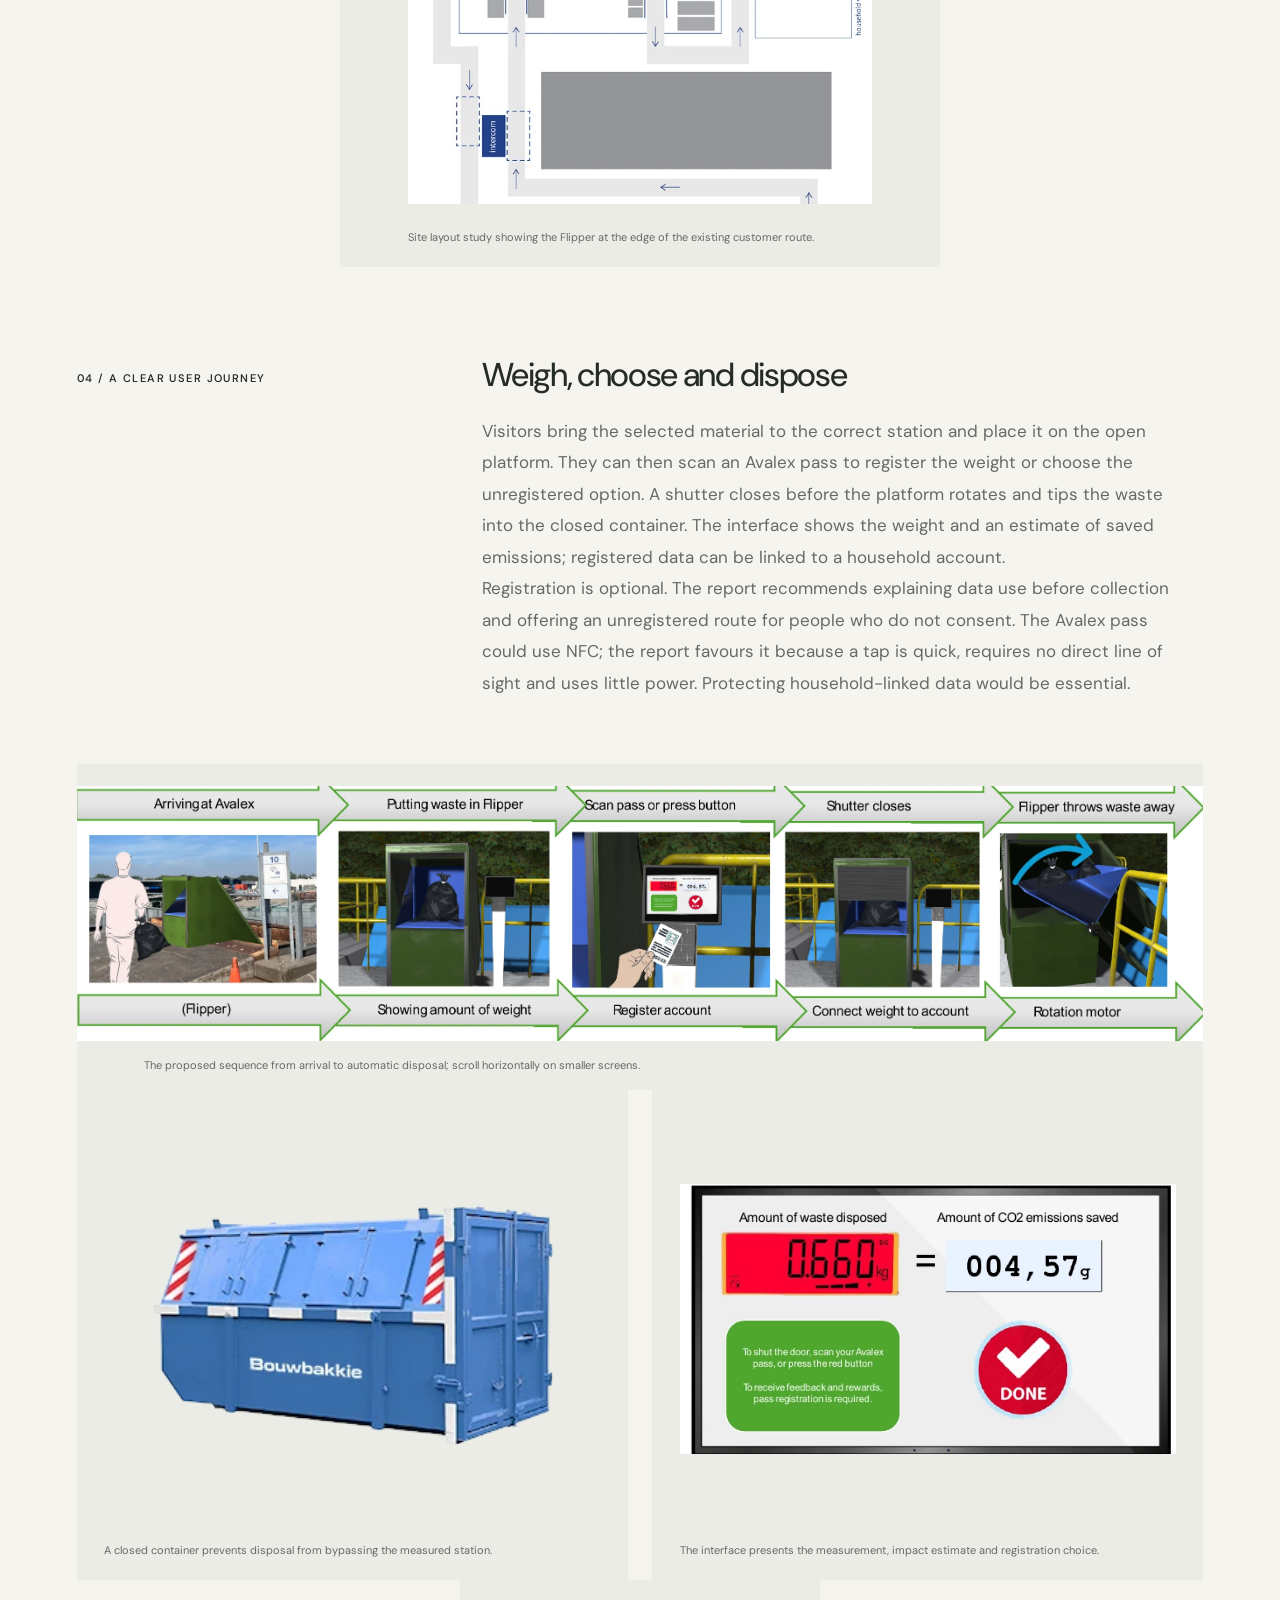
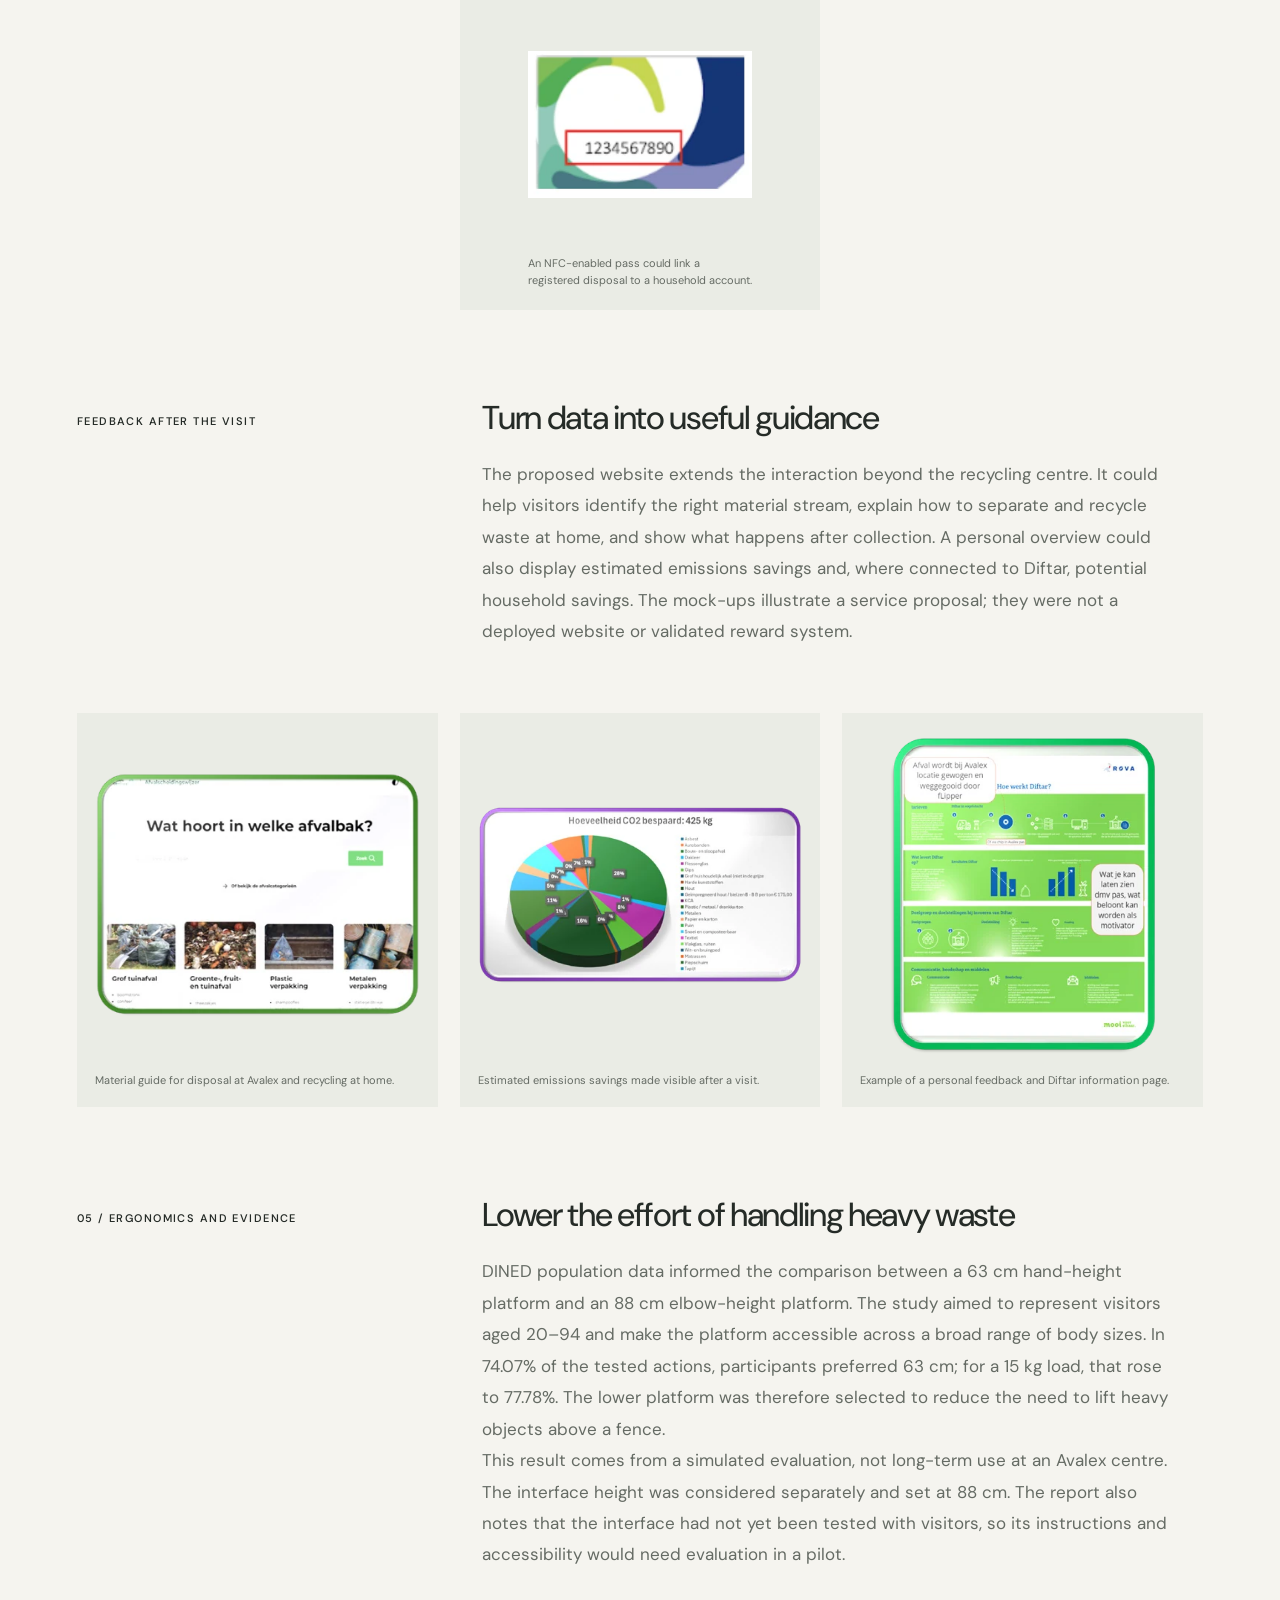
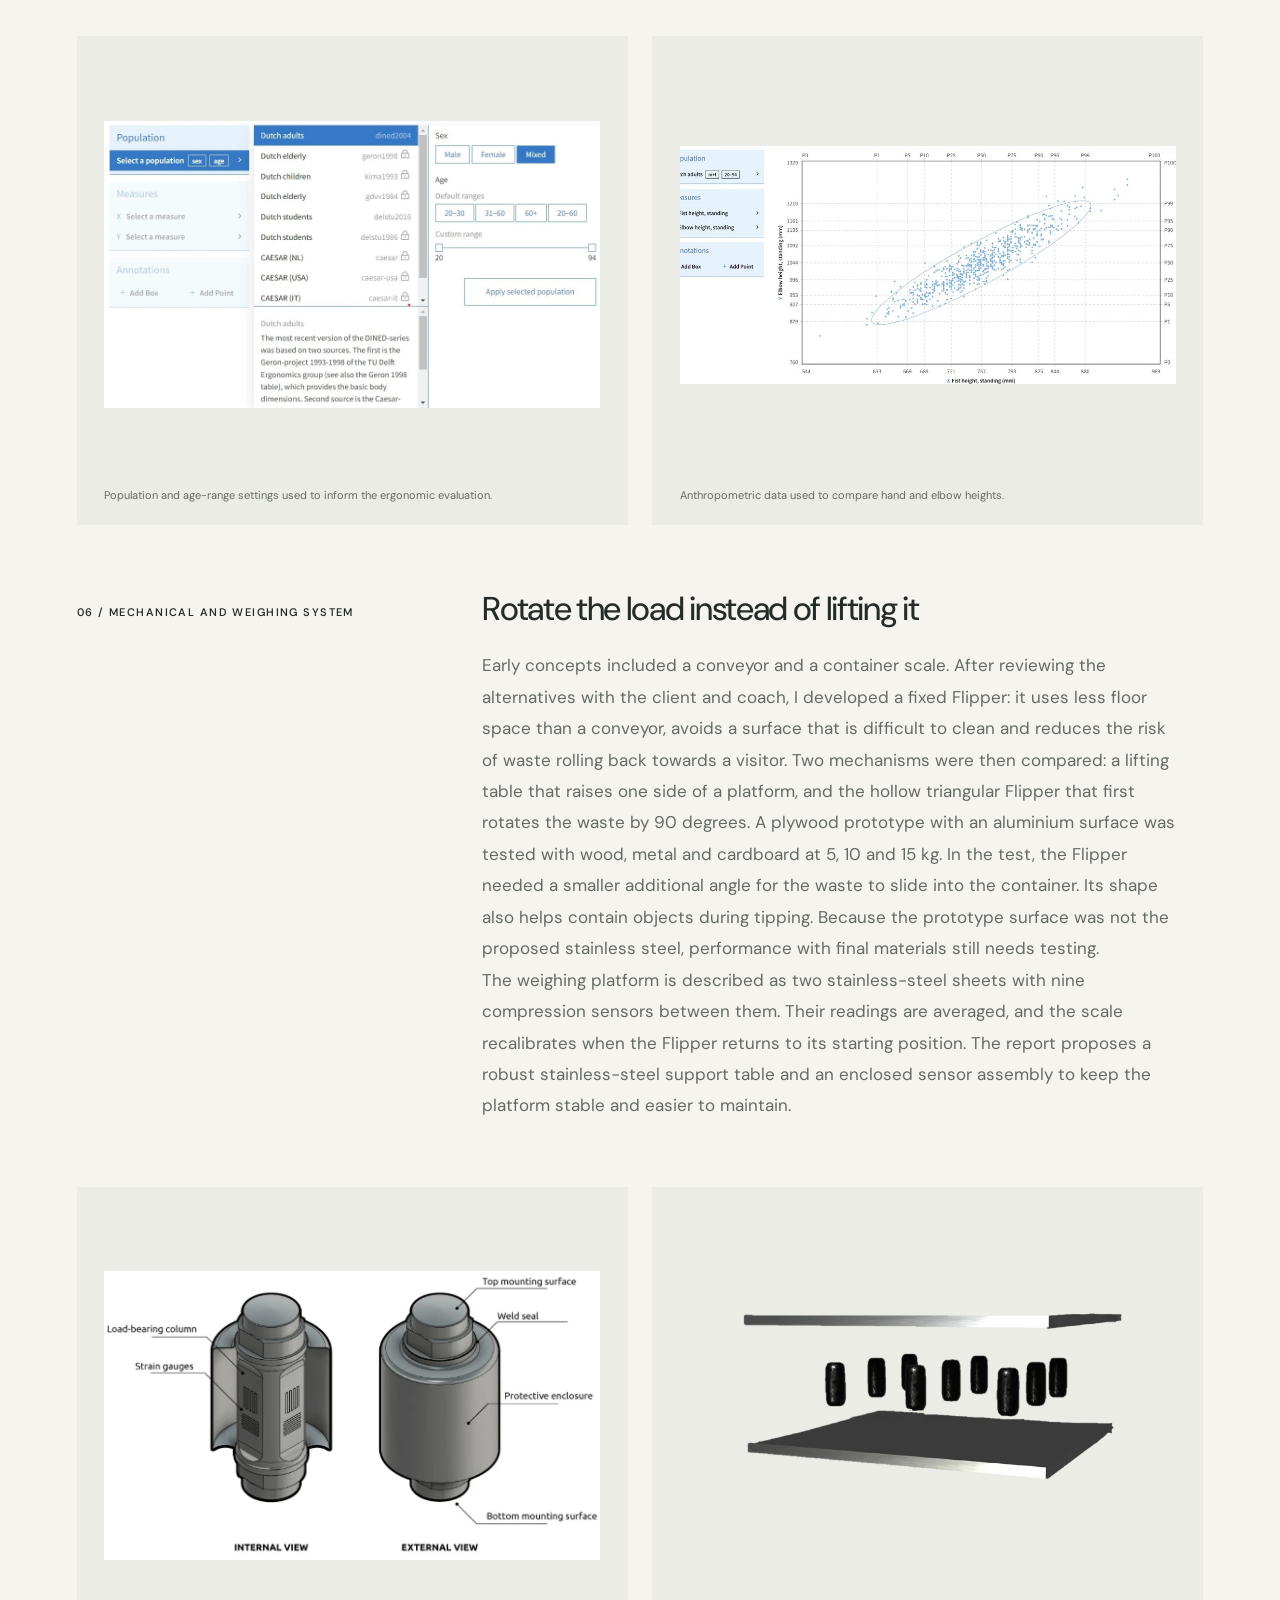
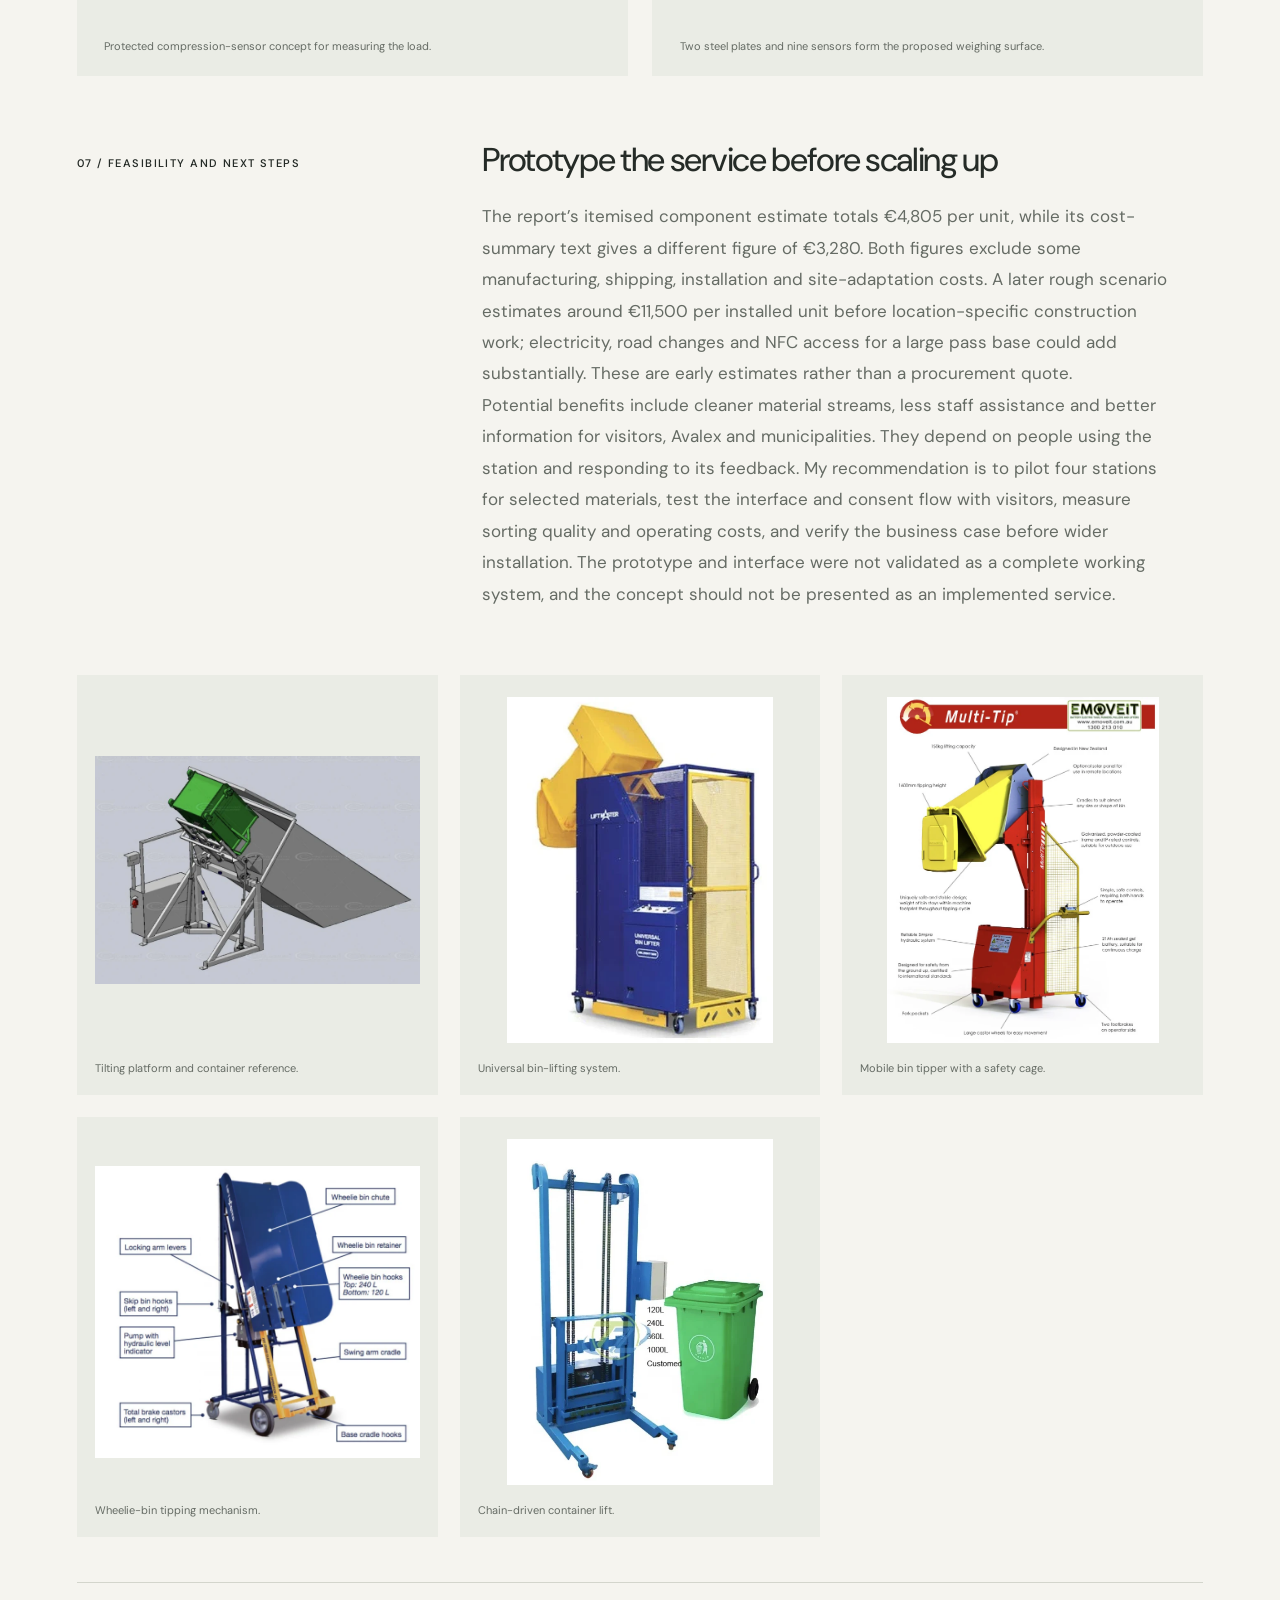
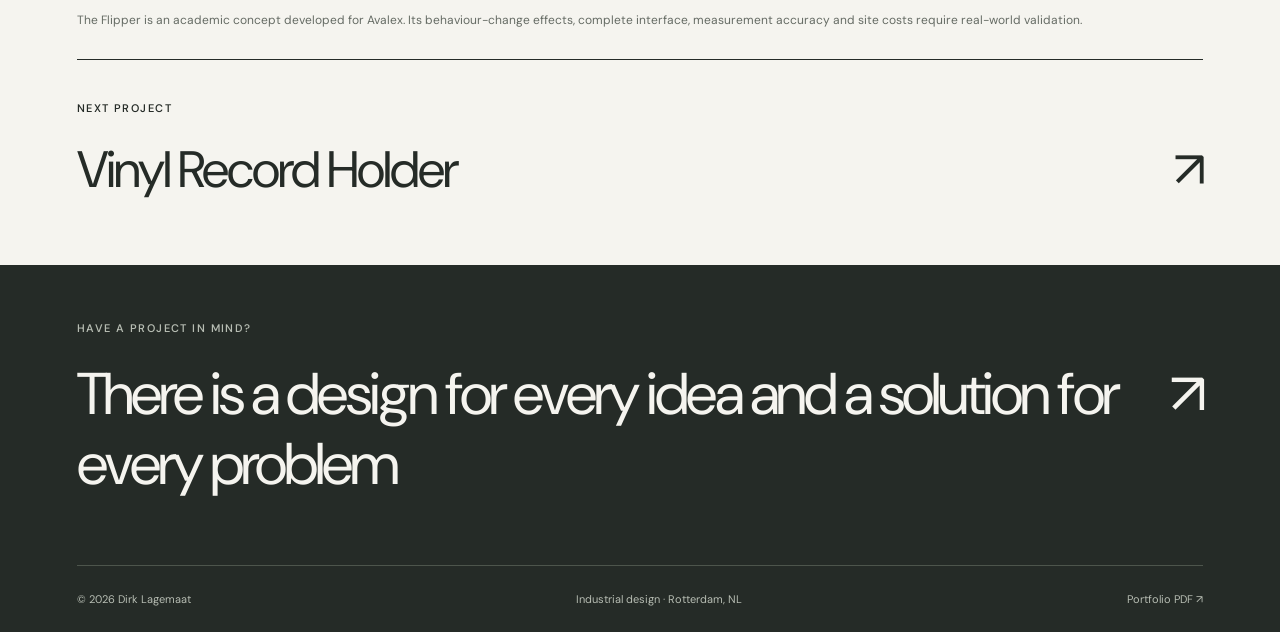
<file: the-flipper.html>
<!doctype html>
<html lang="en">
<head>
  <meta charset="utf-8">
  <meta name="viewport" content="width=device-width, initial-scale=1">
  <meta name="description" content="The Flipper is an Avalex recycling-centre concept combining accessible weighing, automated waste disposal and feedback to encourage better separation.">
  <meta name="theme-color" content="#f5f4ef">
  <title>The Flipper — Dirk Lagemaat</title>
  <link rel="icon" href="favicon.svg" type="image/svg+xml">
  <link rel="stylesheet" href="style.css">
</head>
<body>
  <a class="skip" href="#main">Skip to content</a>
  <header class="site-header">
    <a class="logo" href="index.html" aria-label="Dirk Lagemaat home">dirk<span class="logo-dot">.</span><span class="logo-name">Lagemaat<br>Industrial Design Engineer</span></a>
    <nav aria-label="Main navigation"><a href="index.html#projects" aria-current="page">Projects</a><a href="cv.html">About &amp; CV</a><a href="contact.html">Contact</a></nav>
  </header>
  <main id="main">
    <article>
      <section class="case-intro">
        <a class="back-link" href="index.html#projects">← All projects</a>
        <p class="eyebrow">09 / Circular product &amp; service design</p>
        <h1>The Flipper</h1>
        <p class="case-lead">A recycling-centre concept for Avalex that makes heavy waste easier to dispose of and turns each visit into an opportunity to learn about its impact.</p>
        <dl class="project-meta">
          <div><dt>Context</dt><dd>Advanced Concept Design · TU Delft · Avalex</dd></div>
          <div><dt>Focus</dt><dd>Behaviour change, ergonomics, product-service systems</dd></div>
        </dl>
      </section>
      <figure class="case-hero flipper-hero">
        <img src="images/flipper-cover.webp" alt="Rendering of the Flipper recycling station, with a blue tipping platform, green enclosure and user interface." width="1920" height="1080" fetchpriority="high" decoding="async">
        <figcaption>The Flipper is a proposed weighing and disposal station for selected waste streams at Avalex recycling centres.</figcaption>
      </figure>

      <section class="case-section">
        <div class="case-label"><span class="eyebrow">01 / The challenge</span></div>
        <div class="case-copy">
          <h2>Make waste separation easier to understand and do</h2>
          <p>Avalex aims to create a clean, circular living environment and reduce residual waste. The brief was to improve the appearance, usability and educational value of its recycling centres without losing sight of the limits of existing sites. Research pointed to four recurring barriers: people are unsure how to separate materials, want the visit to be quick, cannot always see the impact of their choices and may find lifting heavy waste physically demanding.</p>
          <p>The concept responds with a product and a service. At the centre, the Flipper weighs and disposes of selected materials while showing immediate feedback. After the visit, an optional digital service could explain how materials are processed and show estimated emissions savings and potential Diftar benefits. The concept drivers below translate those frustrations into design actions.</p>
          <p>The brief also set practical criteria: a compact footprint, low effort for visitors, accessible and understandable interaction, safe operation, straightforward cleaning and maintenance, a calibratable scale, meaningful feedback and a target budget below €50,000. The budget was a design constraint, not a validated installation cost.</p>
        </div>
      </section>
      <figure class="case-figure flipper-driver-figure">
        <img src="images/flipper-concept-drivers.webp" alt="Four concept drivers connect information availability, attitude, impact and effort to individual feedback, behavioural rewards and a less demanding physical experience." width="938" height="417" loading="lazy" decoding="async">
        <figcaption>Four customer frustrations translated into feedback, motivation and a more accessible disposal action.</figcaption>
      </figure>

      <section class="case-section">
        <div class="case-label"><span class="eyebrow">02 / People and behaviour</span></div>
        <div class="case-copy">
          <h2>A service shaped around its stakeholders</h2>
          <p>The project considers visitors, Avalex employees and the municipality. Visitors could receive clearer information and feedback; Avalex could gain better-organised data and cleaner material streams, with less need for staff to guide every disposal; municipalities could gain insight into separated waste. The proposed feedback loop connects the station to a database and website, so information can return to visitors after they leave.</p>
          <p>The behavioural aim is to make the result of a disposal more visible and strengthen visitors’ confidence that their actions matter. Direct feedback at the station is paired with learning and rewards afterwards. These are intended effects, not outcomes demonstrated by a live installation.</p>
          <p>Interviews explored which feedback and incentives visitors would value. Many wanted to understand saved emissions, what happens to collected material and whether correct separation could reduce their waste tax. A consultation about IT and data-protection requirements also shaped the interaction: people need clear information and a genuine choice before household data is registered.</p>
        </div>
      </section>
      <div class="case-image-pair flipper-pair">
        <figure class="case-figure">
          <img src="images/flipper-stakeholder-map.webp" alt="Stakeholder map showing feedback and data links between the Flipper, visitors, Avalex employees, a database, website and municipality." width="419" height="410" loading="lazy" decoding="async">
          <figcaption>Information and feedback links between the station and the people around it.</figcaption>
        </figure>
        <figure class="case-figure">
          <img src="images/flipper-social-cognitive-model.webp" alt="Social cognitive model connecting personal self-efficacy, behaviour and environmental feedback." width="334" height="179" loading="lazy" decoding="async">
          <figcaption>The behaviour-change approach links personal confidence, action and feedback from the environment.</figcaption>
        </figure>
      </div>

      <section class="case-section">
        <div class="case-label"><span class="eyebrow">03 / The concept in context</span></div>
        <div class="case-copy">
          <h2>A fixed station beside the container</h2>
          <p>The Flipper was designed to sit beside the standing platform at an Avalex site, just before the container fence. Its green aluminium enclosure connects to a closed container; a blue, triangular weighing surface rotates to tip waste into it. A shutter, motor, supporting frame, touchscreen and NFC reader complete the station. The user-facing platform is 63 cm high, based on the ergonomic evaluation.</p>
          <p>The layout study places the unit within the existing circulation route. The design would need a suitable power supply for the motor, shutter and interface, and each station would be assigned to a material stream so its weight and impact calculations remain meaningful.</p>
        </div>
      </section>
      <div class="case-image-pair flipper-pair">
        <figure class="case-figure">
          <img src="images/flipper-context.webp" alt="Rendering of two Flipper stations beside the container platform at an Avalex recycling centre, with a visitor approaching." width="1680" height="1077" loading="lazy" decoding="async">
          <figcaption>Proposed placement alongside the existing container area.</figcaption>
        </figure>
        <figure class="case-figure">
          <img src="images/flipper-mechanism.webp" alt="Cutaway rendering identifying the shutter, triangular Flipper, weighing platform, motor, supporting structure and green enclosure." width="1680" height="945" loading="lazy" decoding="async">
          <figcaption>The main parts fit around a rotating platform and a closed waste container.</figcaption>
        </figure>
      </div>
      <figure class="case-figure flipper-layout-figure">
        <img src="images/flipper-site-layout.webp" alt="Plan of a recycling-centre layout showing visitor circulation, containers and the proposed Flipper and interface location." width="684" height="544" loading="lazy" decoding="async">
        <figcaption>Site layout study showing the Flipper at the edge of the existing customer route.</figcaption>
      </figure>

      <section class="case-section">
        <div class="case-label"><span class="eyebrow">04 / A clear user journey</span></div>
        <div class="case-copy">
          <h2>Weigh, choose and dispose</h2>
          <p>Visitors bring the selected material to the correct station and place it on the open platform. They can then scan an Avalex pass to register the weight or choose the unregistered option. A shutter closes before the platform rotates and tips the waste into the closed container. The interface shows the weight and an estimate of saved emissions; registered data can be linked to a household account.</p>
          <p>Registration is optional. The report recommends explaining data use before collection and offering an unregistered route for people who do not consent. The Avalex pass could use NFC; the report favours it because a tap is quick, requires no direct line of sight and uses little power. Protecting household-linked data would be essential.</p>
        </div>
      </section>
      <figure class="case-figure flipper-process">
        <img src="images/flipper-user-journey.webp" alt="Five-step user journey: arrive at Avalex, place waste on the Flipper, scan a pass or choose no registration, let the shutter close, then rotate the platform to tip the waste." width="2573" height="582" loading="lazy" decoding="async">
        <figcaption>The proposed sequence from arrival to automatic disposal; scroll horizontally on smaller screens.</figcaption>
      </figure>
      <div class="case-image-pair flipper-pair">
        <figure class="case-figure">
          <img src="images/flipper-closed-container.webp" alt="Closed blue container intended to receive waste through openings connected to the Flipper enclosure." width="350" height="250" loading="lazy" decoding="async">
          <figcaption>A closed container prevents disposal from bypassing the measured station.</figcaption>
        </figure>
        <figure class="case-figure">
          <img src="images/flipper-interface.webp" alt="Proposed weatherproof touchscreen showing disposed weight, estimated carbon savings, a consent message and an unregistered Done option." width="601" height="338" loading="lazy" decoding="async">
          <figcaption>The interface presents the measurement, impact estimate and registration choice.</figcaption>
        </figure>
      </div>
      <figure class="case-figure flipper-pass-figure">
        <img src="images/flipper-nfc-pass.webp" alt="Avalex pass with an example household identification number for NFC registration." width="292" height="190" loading="lazy" decoding="async">
        <figcaption>An NFC-enabled pass could link a registered disposal to a household account.</figcaption>
      </figure>
      <section class="case-section">
        <div class="case-label"><span class="eyebrow">Feedback after the visit</span></div>
        <div class="case-copy">
          <h2>Turn data into useful guidance</h2>
          <p>The proposed website extends the interaction beyond the recycling centre. It could help visitors identify the right material stream, explain how to separate and recycle waste at home, and show what happens after collection. A personal overview could also display estimated emissions savings and, where connected to Diftar, potential household savings. The mock-ups illustrate a service proposal; they were not a deployed website or validated reward system.</p>
        </div>
      </section>
      <div class="flipper-three-up flipper-web-visuals">
        <figure class="case-figure">
          <img src="images/flipper-material-guide.webp" alt="Website concept helping visitors find which waste materials belong in each recycling category." width="388" height="293" loading="lazy" decoding="async">
          <figcaption>Material guide for disposal at Avalex and recycling at home.</figcaption>
        </figure>
        <figure class="case-figure">
          <img src="images/flipper-emissions-feedback.webp" alt="Dashboard concept showing estimated carbon emissions saved by separating 425 kilograms of waste." width="445" height="244" loading="lazy" decoding="async">
          <figcaption>Estimated emissions savings made visible after a visit.</figcaption>
        </figure>
        <figure class="case-figure">
          <img src="images/flipper-diftar-dashboard.webp" alt="Green online dashboard concept with waste information, Diftar savings and visitor feedback." width="364" height="431" loading="lazy" decoding="async">
          <figcaption>Example of a personal feedback and Diftar information page.</figcaption>
        </figure>
      </div>

      <section class="case-section">
        <div class="case-label"><span class="eyebrow">05 / Ergonomics and evidence</span></div>
        <div class="case-copy">
          <h2>Lower the effort of handling heavy waste</h2>
          <p>DINED population data informed the comparison between a 63 cm hand-height platform and an 88 cm elbow-height platform. The study aimed to represent visitors aged 20–94 and make the platform accessible across a broad range of body sizes. In 74.07% of the tested actions, participants preferred 63 cm; for a 15 kg load, that rose to 77.78%. The lower platform was therefore selected to reduce the need to lift heavy objects above a fence.</p>
          <p>This result comes from a simulated evaluation, not long-term use at an Avalex centre. The interface height was considered separately and set at 88 cm. The report also notes that the interface had not yet been tested with visitors, so its instructions and accessibility would need evaluation in a pilot.</p>
        </div>
      </section>
      <div class="case-image-pair flipper-pair">
        <figure class="case-figure">
          <img src="images/flipper-dined-population.webp" alt="DINED population selection interface used to examine Dutch adult body dimensions across ages 20 to 94." width="1066" height="618" loading="lazy" decoding="async">
          <figcaption>Population and age-range settings used to inform the ergonomic evaluation.</figcaption>
        </figure>
        <figure class="case-figure">
          <img src="images/flipper-ergonomic-ellipse.webp" alt="DINED graph comparing standing fist height and elbow height across Dutch adults aged 20 to 94." width="971" height="466" loading="lazy" decoding="async">
          <figcaption>Anthropometric data used to compare hand and elbow heights.</figcaption>
        </figure>
      </div>

      <section class="case-section">
        <div class="case-label"><span class="eyebrow">06 / Mechanical and weighing system</span></div>
        <div class="case-copy">
          <h2>Rotate the load instead of lifting it</h2>
          <p>Early concepts included a conveyor and a container scale. After reviewing the alternatives with the client and coach, I developed a fixed Flipper: it uses less floor space than a conveyor, avoids a surface that is difficult to clean and reduces the risk of waste rolling back towards a visitor. Two mechanisms were then compared: a lifting table that raises one side of a platform, and the hollow triangular Flipper that first rotates the waste by 90 degrees. A plywood prototype with an aluminium surface was tested with wood, metal and cardboard at 5, 10 and 15 kg. In the test, the Flipper needed a smaller additional angle for the waste to slide into the container. Its shape also helps contain objects during tipping. Because the prototype surface was not the proposed stainless steel, performance with final materials still needs testing.</p>
          <p>The weighing platform is described as two stainless-steel sheets with nine compression sensors between them. Their readings are averaged, and the scale recalibrates when the Flipper returns to its starting position. The report proposes a robust stainless-steel support table and an enclosed sensor assembly to keep the platform stable and easier to maintain.</p>
        </div>
      </section>
      <div class="case-image-pair flipper-pair">
        <figure class="case-figure">
          <img src="images/flipper-load-cell-design.webp" alt="Internal and external views of a protected compression sensor, with its mounting surfaces, strain gauges and enclosure identified." width="1023" height="597" loading="lazy" decoding="async">
          <figcaption>Protected compression-sensor concept for measuring the load.</figcaption>
        </figure>
        <figure class="case-figure">
          <img src="images/flipper-weighing-platform-exploded.webp" alt="Exploded weighing platform showing two stainless-steel sheets separated by nine compression sensors." width="847" height="483" loading="lazy" decoding="async">
          <figcaption>Two steel plates and nine sensors form the proposed weighing surface.</figcaption>
        </figure>
      </div>

      <section class="case-section">
        <div class="case-label"><span class="eyebrow">07 / Feasibility and next steps</span></div>
        <div class="case-copy">
          <h2>Prototype the service before scaling up</h2>
          <p>The report’s itemised component estimate totals €4,805 per unit, while its cost-summary text gives a different figure of €3,280. Both figures exclude some manufacturing, shipping, installation and site-adaptation costs. A later rough scenario estimates around €11,500 per installed unit before location-specific construction work; electricity, road changes and NFC access for a large pass base could add substantially. These are early estimates rather than a procurement quote.</p>
          <p>Potential benefits include cleaner material streams, less staff assistance and better information for visitors, Avalex and municipalities. They depend on people using the station and responding to its feedback. My recommendation is to pilot four stations for selected materials, test the interface and consent flow with visitors, measure sorting quality and operating costs, and verify the business case before wider installation. The prototype and interface were not validated as a complete working system, and the concept should not be presented as an implemented service.</p>
        </div>
      </section>
      <div class="flipper-three-up flipper-comparables">
        <figure class="case-figure"><img src="images/flipper-comparable-product-1.webp" alt="Reference mechanism using a tilting platform to transfer material into a container." width="782" height="550" loading="lazy" decoding="async"><figcaption>Tilting platform and container reference.</figcaption></figure>
        <figure class="case-figure"><img src="images/flipper-comparable-product-2.webp" alt="Commercial universal bin lifter with a guarded lifting platform." width="418" height="545" loading="lazy" decoding="async"><figcaption>Universal bin-lifting system.</figcaption></figure>
        <figure class="case-figure"><img src="images/flipper-comparable-product-3.webp" alt="Mobile Multi-Tip bin tipper with a safety cage and lifting cradle." width="668" height="847" loading="lazy" decoding="async"><figcaption>Mobile bin tipper with a safety cage.</figcaption></figure>
        <figure class="case-figure"><img src="images/flipper-comparable-product-4.webp" alt="Wheelie-bin tipping mechanism with a lifting cradle and retaining features." width="712" height="642" loading="lazy" decoding="async"><figcaption>Wheelie-bin tipping mechanism.</figcaption></figure>
        <figure class="case-figure"><img src="images/flipper-comparable-product-5.webp" alt="Chain-driven lifting frame transferring a wheeled container." width="523" height="681" loading="lazy" decoding="async"><figcaption>Chain-driven container lift.</figcaption></figure>
      </div>
      <p class="source-note">The Flipper is an academic concept developed for Avalex. Its behaviour-change effects, complete interface, measurement accuracy and site costs require real-world validation.</p>
      <a class="next-project" href="vinyl-record-holder.html"><span class="eyebrow">Next project</span><span>Vinyl Record Holder <span aria-hidden="true">↗</span></span></a>
    </article>
  </main>
  <footer class="site-footer">
    <div class="footer-top"><p class="eyebrow">Have a project in mind?</p><a class="footer-contact" href="contact.html">There is a design for every idea and a solution for every problem<span aria-hidden="true">↗</span></a></div>
    <div class="footer-bottom"><span>© 2026 Dirk Lagemaat</span><span>Industrial design · Rotterdam, NL</span><a href="portfolio-dirk-lagemaat.pdf" target="_blank" rel="noopener">Portfolio PDF ↗</a></div>
  </footer>
</body>
</html>
</file>
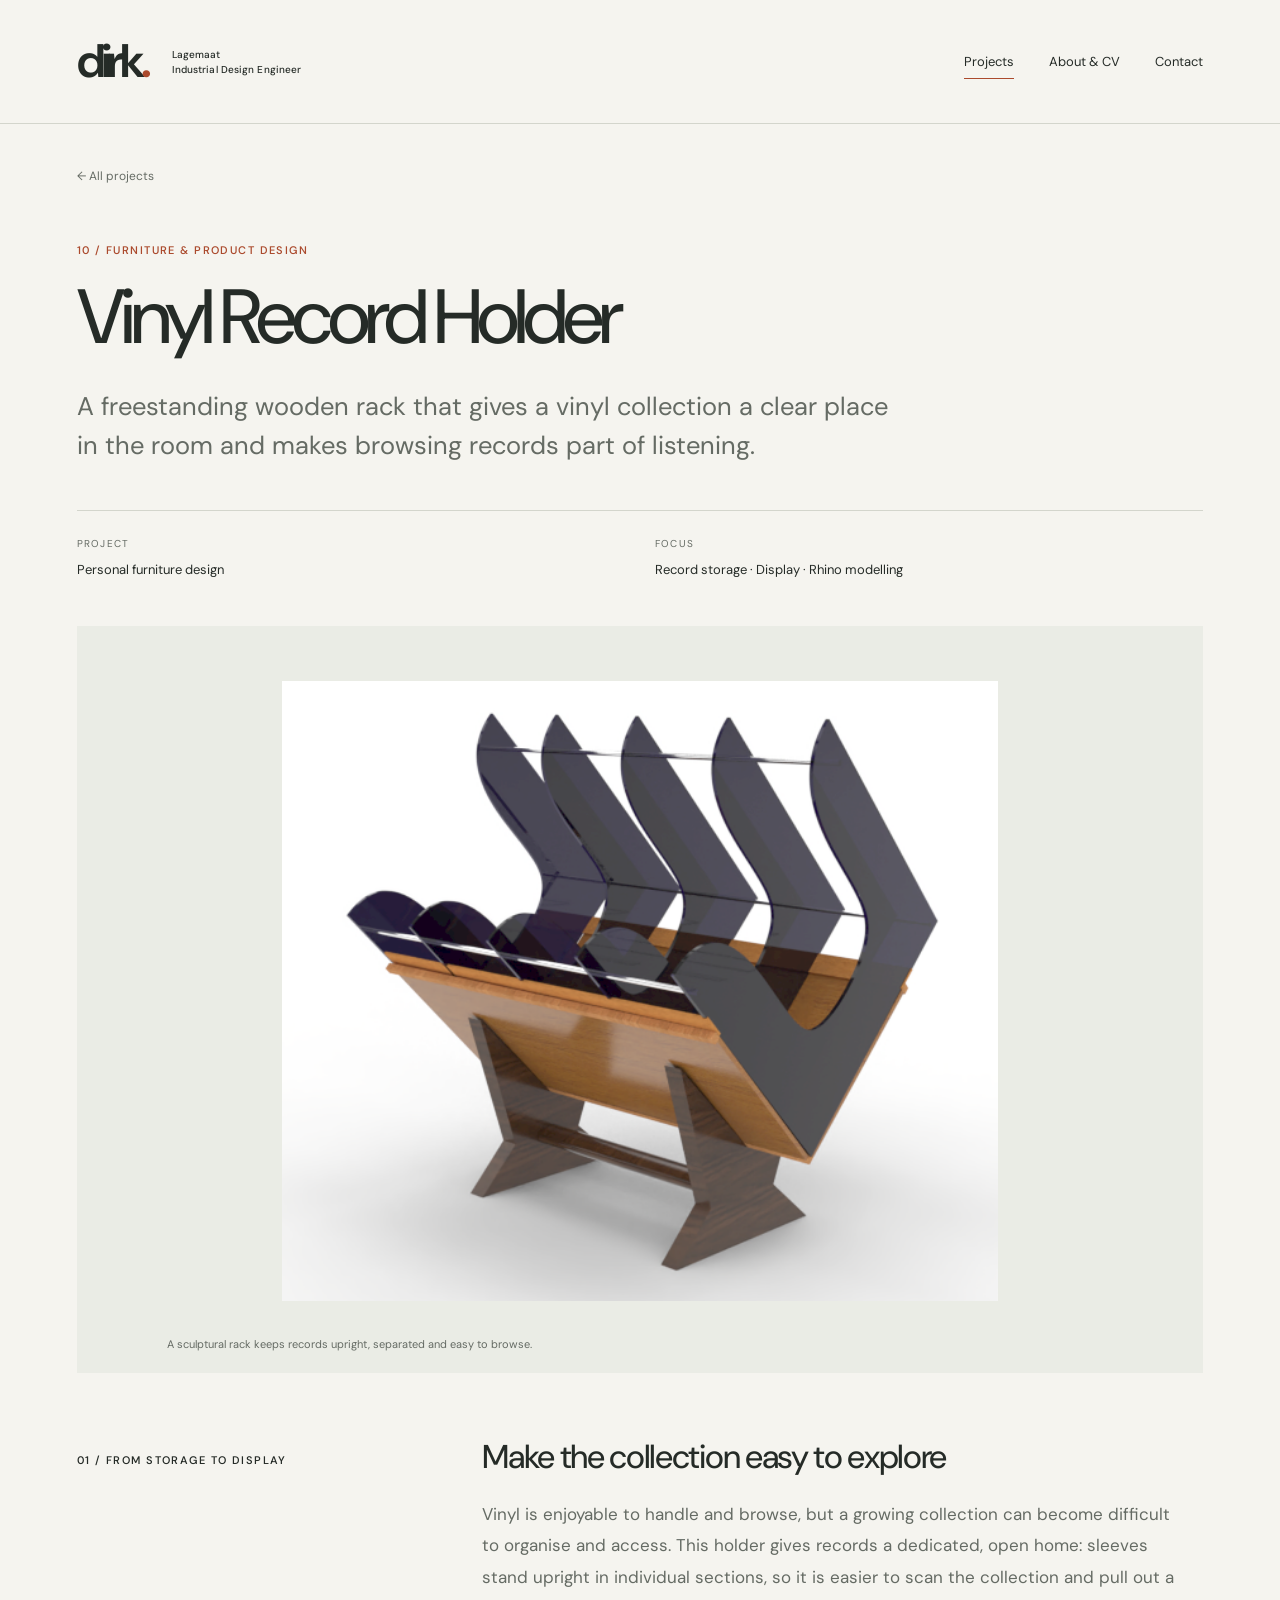
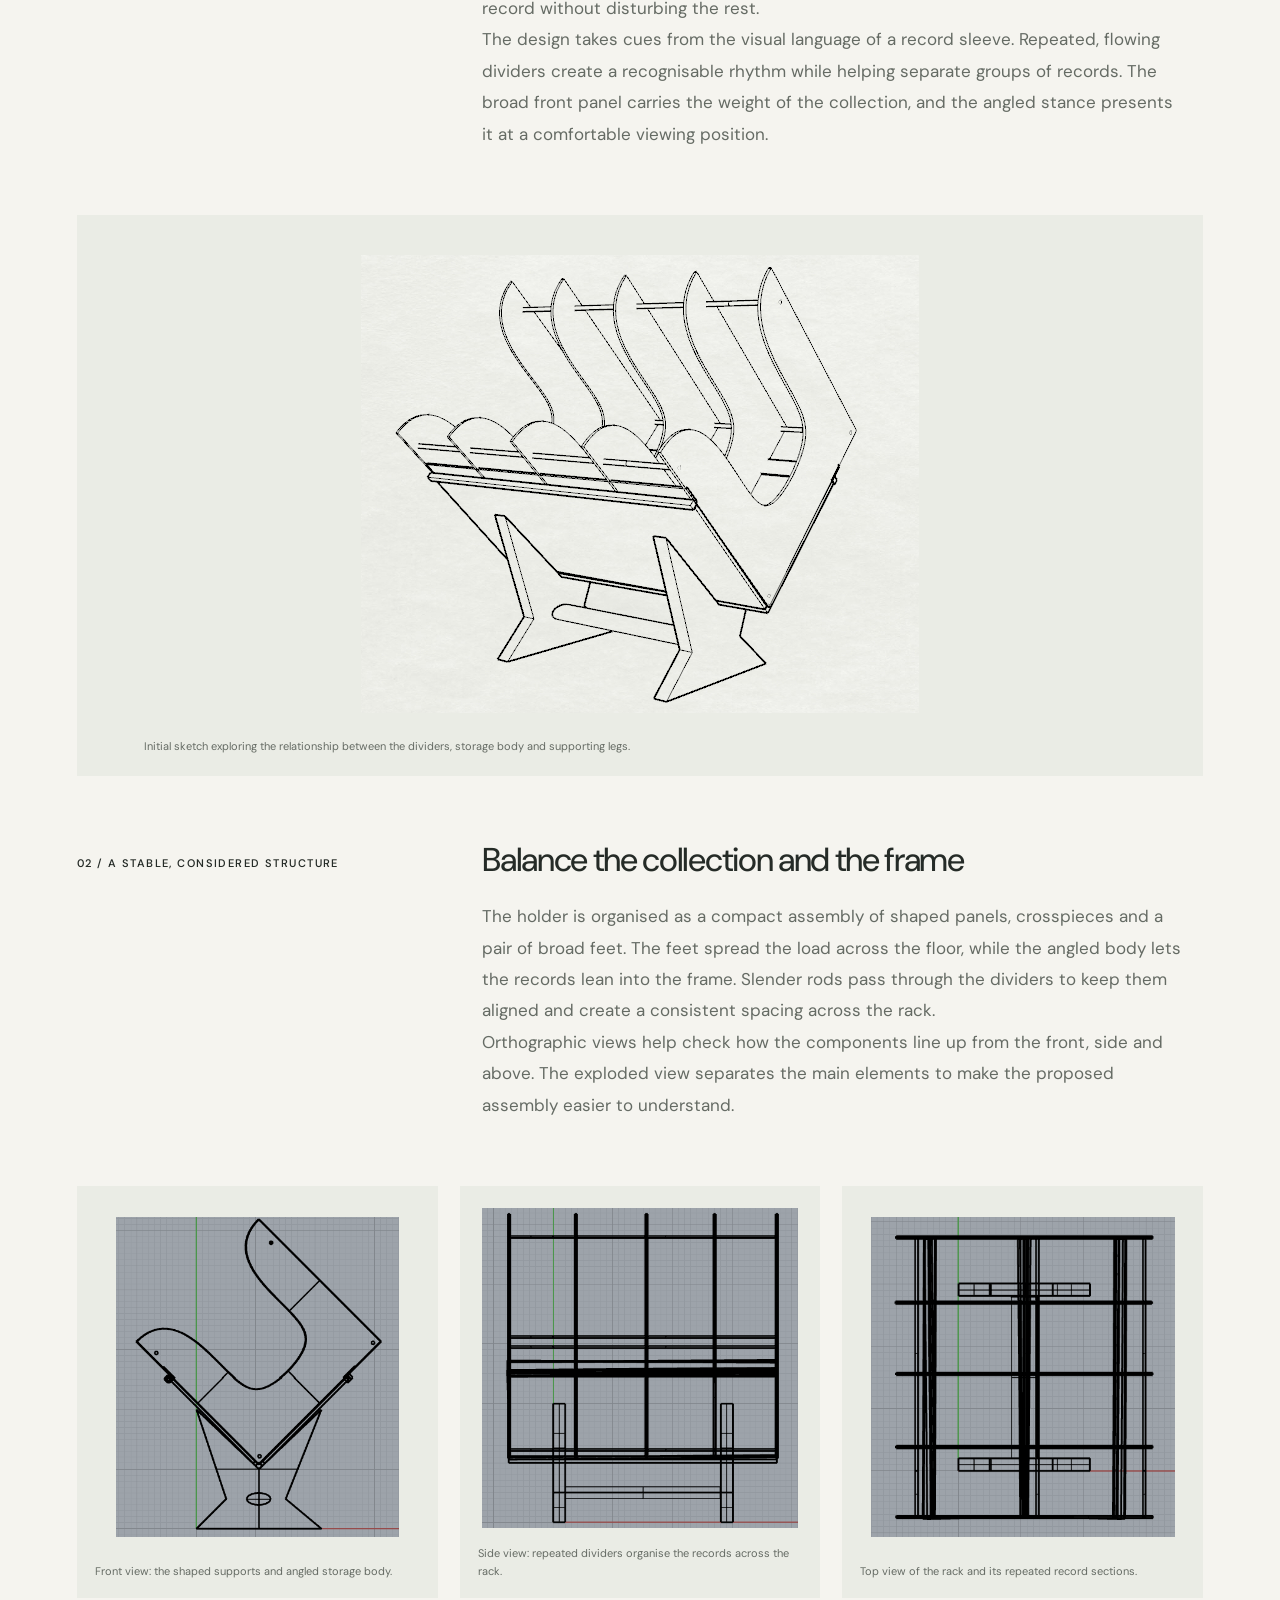
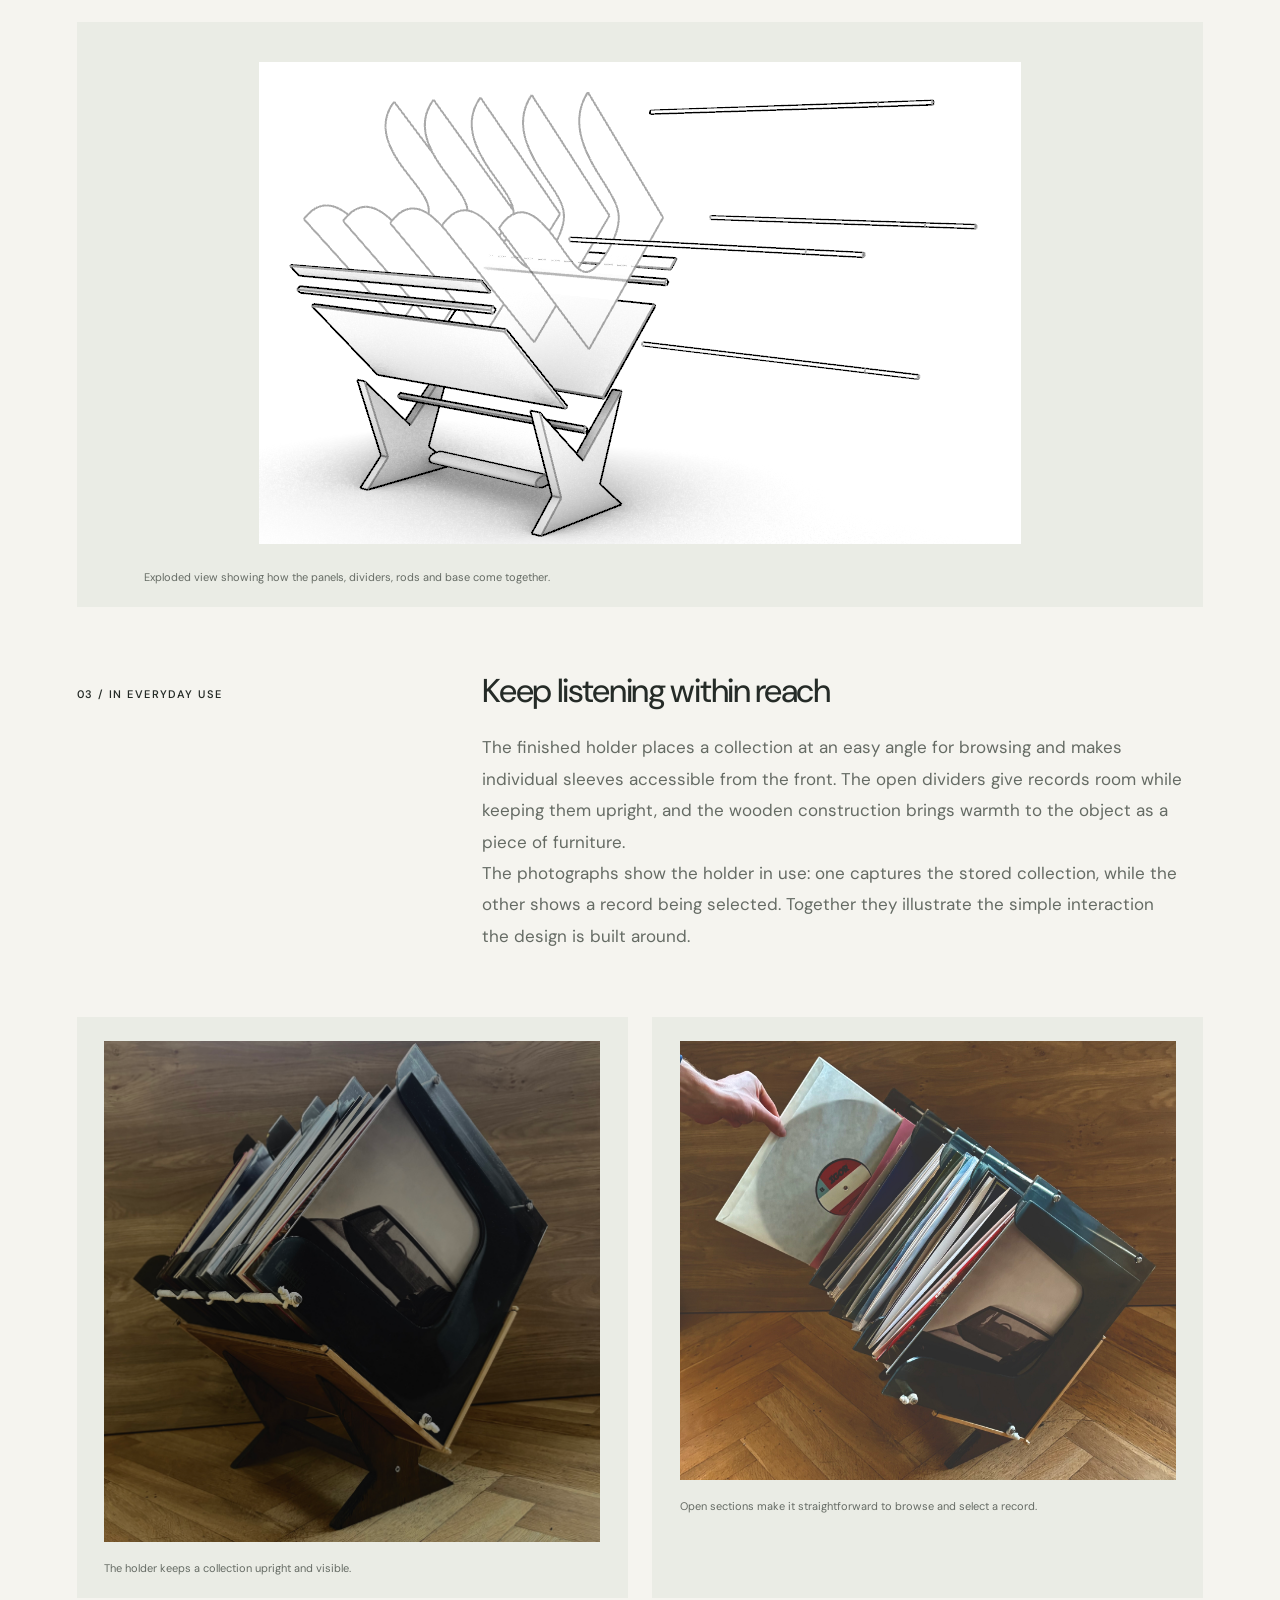
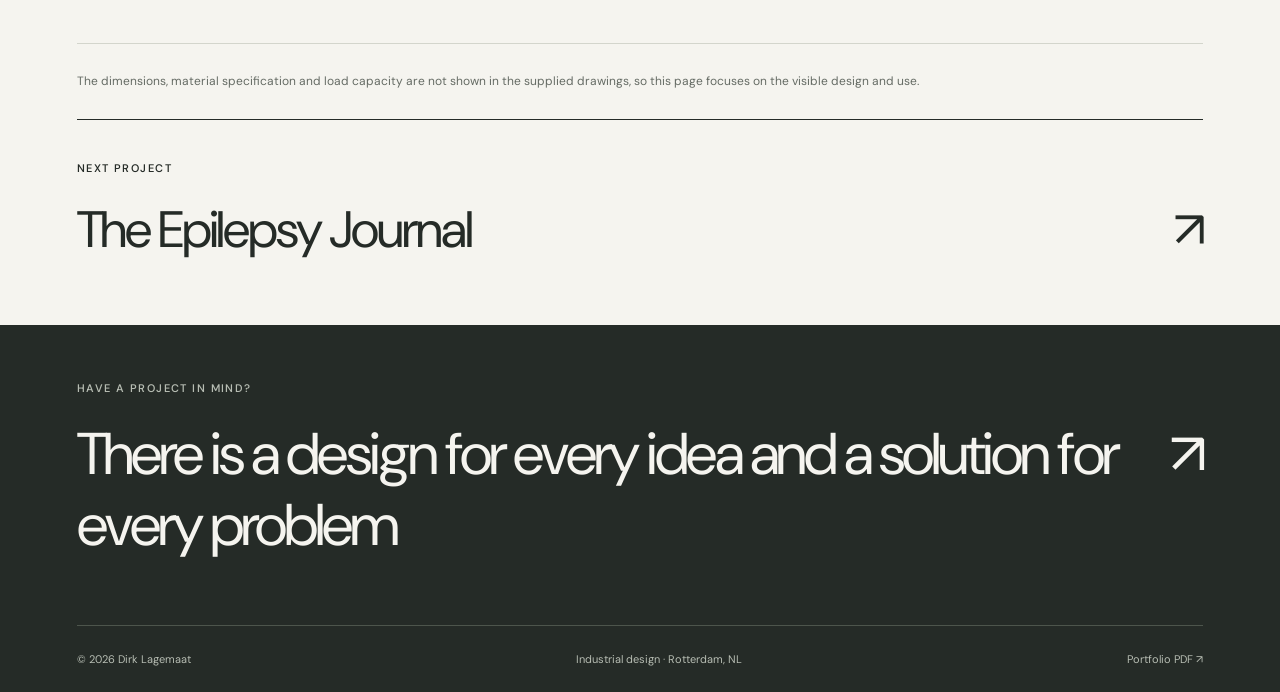
<file: vinyl-record-holder.html>
<!doctype html>
<html lang="en">
<head>
  <meta charset="utf-8">
  <meta name="viewport" content="width=device-width, initial-scale=1">
  <meta name="description" content="A wooden vinyl record holder designed to keep a record collection organised, accessible and on display.">
  <meta name="theme-color" content="#f5f4ef">
  <title>Vinyl Record Holder — Dirk Lagemaat</title>
  <link rel="icon" href="favicon.svg" type="image/svg+xml">
  <link rel="stylesheet" href="style.css">
</head>
<body>
  <a class="skip" href="#main">Skip to content</a>
  <header class="site-header">
    <a class="logo" href="index.html" aria-label="Dirk Lagemaat home">dirk<span class="logo-dot">.</span><span class="logo-name">Lagemaat<br>Industrial Design Engineer</span></a>
    <nav aria-label="Main navigation"><a href="index.html#projects" aria-current="page">Projects</a><a href="cv.html">About &amp; CV</a><a href="contact.html">Contact</a></nav>
  </header>
  <main id="main">
    <article>
      <section class="case-intro">
        <a class="back-link" href="index.html#projects">← All projects</a>
        <p class="eyebrow">10 / Furniture &amp; product design</p>
        <h1>Vinyl Record Holder</h1>
        <p class="case-lead">A freestanding wooden rack that gives a vinyl collection a clear place in the room and makes browsing records part of listening.</p>
        <dl class="project-meta">
          <div><dt>Project</dt><dd>Personal furniture design</dd></div>
          <div><dt>Focus</dt><dd>Record storage · Display · Rhino modelling</dd></div>
        </dl>
      </section>
      <figure class="case-hero">
        <img src="images/vinyl-holder-render.png" alt="Rendered wooden vinyl record holder with sculpted dividers and a freestanding crossed base" width="558" height="470" fetchpriority="high" decoding="async">
        <figcaption>A sculptural rack keeps records upright, separated and easy to browse.</figcaption>
      </figure>
      <section class="case-section">
        <div class="case-label"><span class="eyebrow">01 / From storage to display</span></div>
        <div class="case-copy">
          <h2>Make the collection easy to explore</h2>
          <p>Vinyl is enjoyable to handle and browse, but a growing collection can become difficult to organise and access. This holder gives records a dedicated, open home: sleeves stand upright in individual sections, so it is easier to scan the collection and pull out a record without disturbing the rest.</p>
          <p>The design takes cues from the visual language of a record sleeve. Repeated, flowing dividers create a recognisable rhythm while helping separate groups of records. The broad front panel carries the weight of the collection, and the angled stance presents it at a comfortable viewing position.</p>
        </div>
      </section>
      <figure class="case-figure">
        <img src="images/vinyl-holder-sketch.png" alt="Perspective sketch of the record holder showing its dividers, front panel and supporting base" width="558" height="470" loading="lazy" decoding="async">
        <figcaption>Initial sketch exploring the relationship between the dividers, storage body and supporting legs.</figcaption>
      </figure>
      <section class="case-section">
        <div class="case-label"><span class="eyebrow">02 / A stable, considered structure</span></div>
        <div class="case-copy">
          <h2>Balance the collection and the frame</h2>
          <p>The holder is organised as a compact assembly of shaped panels, crosspieces and a pair of broad feet. The feet spread the load across the floor, while the angled body lets the records lean into the frame. Slender rods pass through the dividers to keep them aligned and create a consistent spacing across the rack.</p>
          <p>Orthographic views help check how the components line up from the front, side and above. The exploded view separates the main elements to make the proposed assembly easier to understand.</p>
        </div>
      </section>
      <div class="flipper-three-up vinyl-views">
        <figure class="case-figure"><img src="images/vinyl-holder-front-view.png" alt="Front orthographic wireframe view of the record holder and its supporting feet" width="480" height="530" loading="lazy" decoding="async"><figcaption>Front view: the shaped supports and angled storage body.</figcaption></figure>
        <figure class="case-figure"><img src="images/vinyl-holder-side-view.png" alt="Side orthographic wireframe view showing the repeated dividers and crossbars" width="480" height="546" loading="lazy" decoding="async"><figcaption>Side view: repeated dividers organise the records across the rack.</figcaption></figure>
        <figure class="case-figure"><img src="images/vinyl-holder-top-view.png" alt="Top orthographic wireframe view showing the rack width and evenly spaced dividers" width="480" height="478" loading="lazy" decoding="async"><figcaption>Top view of the rack and its repeated record sections.</figcaption></figure>
      </div>
      <figure class="case-figure">
        <img src="images/vinyl-holder-exploded-view.png" alt="Exploded assembly render showing the record holder panels, dividers, rods and base separated" width="762" height="539" loading="lazy" decoding="async">
        <figcaption>Exploded view showing how the panels, dividers, rods and base come together.</figcaption>
      </figure>
      <section class="case-section">
        <div class="case-label"><span class="eyebrow">03 / In everyday use</span></div>
        <div class="case-copy">
          <h2>Keep listening within reach</h2>
          <p>The finished holder places a collection at an easy angle for browsing and makes individual sleeves accessible from the front. The open dividers give records room while keeping them upright, and the wooden construction brings warmth to the object as a piece of furniture.</p>
          <p>The photographs show the holder in use: one captures the stored collection, while the other shows a record being selected. Together they illustrate the simple interaction the design is built around.</p>
        </div>
      </section>
      <div class="case-image-pair">
        <figure class="case-figure"><img src="images/vinyl-holder-in-use-01.jpeg" alt="Vinyl records stored upright in the wooden record holder" width="1568" height="1582" loading="lazy" decoding="async"><figcaption>The holder keeps a collection upright and visible.</figcaption></figure>
        <figure class="case-figure"><img src="images/vinyl-holder-in-use-02.jpeg" alt="A hand removing a record from the vinyl holder" width="1696" height="1501" loading="lazy" decoding="async"><figcaption>Open sections make it straightforward to browse and select a record.</figcaption></figure>
      </div>
      <p class="source-note">The dimensions, material specification and load capacity are not shown in the supplied drawings, so this page focuses on the visible design and use.</p>
      <a class="next-project" href="epilepsy-journal.html"><span class="eyebrow">Next project</span><span>The Epilepsy Journal <span aria-hidden="true">↗</span></span></a>
    </article>
  </main>
  <footer class="site-footer"><div class="footer-top"><p class="eyebrow">Have a project in mind?</p><a class="footer-contact" href="contact.html">There is a design for every idea and a solution for every problem<span aria-hidden="true">↗</span></a></div><div class="footer-bottom"><span>© 2026 Dirk Lagemaat</span><span>Industrial design · Rotterdam, NL</span><a href="portfolio-dirk-lagemaat.pdf" target="_blank" rel="noopener">Portfolio PDF ↗</a></div></footer>
</body>
</html>
</file>
<file: style.css>
@import url('https://fonts.googleapis.com/css2?family=DM+Sans:wght@400;450;500;550;600;650;700&family=Libre+Caslon+Display&display=swap');
:root{--paper:#f5f4ef;--ink:#252b27;--muted:#656b64;--rule:#d3d5cc;--accent:#ab4a2d;--panel:#eaece5;--serif:'Libre Caslon Display',Georgia,serif;--sans:'DM Sans','Helvetica Neue',sans-serif}*{box-sizing:border-box}html{scroll-behavior:smooth;scroll-padding-top:30px}body{margin:0;background:var(--paper);color:var(--ink);font:400 16px/1.65 var(--sans);-webkit-font-smoothing:antialiased}::selection{background:#d4dec9;color:var(--ink)}a{color:inherit;text-decoration:none}a,button{-webkit-tap-highlight-color:transparent}a:focus-visible{outline:2px solid var(--accent);outline-offset:6px}img{display:block;max-width:100%;height:auto}h1,h2,h3,p{margin:0}h1,h2,h3{font-weight:450}h1{font-size:clamp(48px,6.7vw,104px);line-height:1.04;letter-spacing:-.065em}h2{font-size:clamp(28px,3vw,44px);line-height:1.16;letter-spacing:-.04em}h3{font-size:23px;line-height:1.25;letter-spacing:-.025em}.serif{font-family:var(--serif);font-weight:400;letter-spacing:-.035em}.eyebrow{font-size:11px;line-height:1.5;letter-spacing:.13em;text-transform:uppercase;font-weight:550}.site-header,main,.site-footer{max-width:1600px;margin:auto;padding-left:6vw;padding-right:6vw}.site-header{height:124px;display:flex;align-items:center;justify-content:space-between;border-bottom:1px solid var(--rule);gap:20px}.logo{display:flex;align-items:center;font-size:47px;letter-spacing:-.09em;font-weight:650;line-height:1}.logo-dot{color:var(--accent);margin-right:24px}.logo-name{font-size:10px;line-height:1.5;letter-spacing:.01em;font-weight:500}.site-header nav{display:flex;gap:35px;font-size:13px}.site-header nav a{position:relative;padding:10px 0}.site-header nav a:after{content:'';position:absolute;left:0;right:0;bottom:3px;height:1px;background:var(--accent);transform:scaleX(0);transform-origin:left;transition:transform .2s}.site-header nav a:hover:after,.site-header nav a[aria-current]:after{transform:scaleX(1)}.skip{position:fixed;top:8px;left:8px;z-index:10;background:var(--ink);color:white;padding:10px 20px;transform:translateY(-150%)}.skip:focus{transform:translateY(0)}.home-intro{padding:58px 0 80px}.intro-top{display:flex;justify-content:space-between;margin-bottom:42px;gap:20px}.status-dot{display:inline-block;background:var(--accent);width:6px;height:6px;border-radius:50%;margin:0 9px 1px 0}.home-intro h1{max-width:1100px}.intro-bottom{display:grid;grid-template-columns:1fr 1fr;align-items:end;margin-top:42px;gap:35px}.intro-bottom p{max-width:440px;color:var(--muted);font-size:16px}.text-link{display:inline-flex;align-items:center;gap:36px;border-bottom:1px solid var(--ink);padding-bottom:8px;font-size:13px;width:fit-content}.text-link:hover{color:var(--accent);border-color:var(--accent)}.intro-bottom .text-link{justify-self:end}.section-heading{display:flex;justify-content:space-between;align-items:center;padding:24px 0;border-top:1px solid var(--ink);gap:20px}.section-heading h2{font-size:15px;letter-spacing:-.01em}.project-grid{display:grid;grid-template-columns:1fr 1fr;gap:58px 30px}.project-card:first-child{grid-column:1/-1;display:grid;grid-template-columns:1fr 1fr;gap:30px;border-bottom:1px solid var(--rule);padding-bottom:35px}.project-image{position:relative;aspect-ratio:1.42;overflow:hidden;background:#e5e7e0;display:grid;place-items:center;padding:8%}.project-card:first-child .project-image{aspect-ratio:1.3;padding:3%;background:#dce2d7}.project-image img{width:100%;height:100%;object-fit:contain;min-height:0;transition:transform .55s cubic-bezier(.2,.65,.3,1)}.project-card:hover .project-image img{transform:scale(1.035)}.project-image.growth-monitor{padding:0;background:#232823}.project-image.growth-monitor img{object-fit:cover}.project-card:first-child .project-image.growth-monitor{padding:0 8%}.project-image.epilepsy-journal{background:#dce2d7}.project-image.circular-healthcare{background:#dfe6e5}.project-image.ergonomics-model{background:#e2e0d8}.project-image.cookware-lca{background:#eceee8;padding:5%}.project-image.innovation-process{background:#ece7df}.project-open{position:absolute;bottom:20px;right:20px;width:40px;height:40px;display:grid;place-items:center;background:var(--paper);border-radius:50%;font-size:20px;transition:background .2s,color .2s}.project-card:hover .project-open{background:var(--accent);color:var(--paper)}.project-info{display:grid;grid-template-columns:25px 1fr;gap:14px;padding-top:19px;border-bottom:1px solid var(--rule);padding-bottom:24px;min-height:136px}.project-number{font-size:10px;color:var(--muted);padding-top:5px}.project-info h3{font-size:22px}.project-info p{color:var(--muted);font-size:13px;max-width:470px;margin-top:7px}.category{grid-column:2;font-size:10px;letter-spacing:.04em;text-transform:uppercase;color:var(--accent)}.project-card:first-child .project-info{grid-template-columns:32px 1fr auto;min-height:110px;align-content:center;border-bottom:0}.project-card:first-child .category{grid-column:3;padding-top:5px}.project-card:last-child:nth-child(even){grid-column:1/-1;display:grid;grid-template-columns:1fr 1fr;gap:30px;border-bottom:1px solid var(--rule);padding-bottom:35px}.project-card:last-child:nth-child(even) .project-image{aspect-ratio:1.3;padding:3%}.project-card:last-child:nth-child(even) .project-info{align-content:center;border-bottom:0}.outline-link{display:flex;justify-content:space-between;border:1px solid var(--rule);padding:20px 24px;margin-top:38px;font-size:13px;transition:background .2s}.outline-link:hover{background:var(--panel)}.about-strip{display:grid;grid-template-columns:1fr 2fr;border-top:1px solid var(--rule);padding:75px 0 95px;margin-top:90px;gap:30px}.about-strip p:not(.eyebrow){max-width:530px;color:var(--muted);margin:28px 0}.site-footer{background:var(--ink);color:var(--paper)}.footer-top{padding:55px 0 65px}.footer-top .eyebrow{color:#b7bdb3;margin-bottom:22px}.footer-contact{font-size:clamp(30px,4.6vw,66px);letter-spacing:-.05em;line-height:1.2;display:flex;justify-content:space-between;gap:30px}.footer-contact:hover{color:#d6b39e}.footer-bottom{display:flex;justify-content:space-between;gap:20px;padding:24px 0;border-top:1px solid #4d554c;font-size:11px;color:#b7bdb3}.footer-bottom a:hover{color:white}.page-intro{padding:75px 0 70px}.page-intro .eyebrow{margin-bottom:30px}.page-intro h1{font-size:clamp(44px,5.7vw,84px)}.lead{font-size:19px;line-height:1.65;color:var(--muted);max-width:650px}.page-intro .lead{margin-top:30px}main>section:last-child{margin-bottom:90px}.case-intro{padding:38px 0 45px}.back-link{font-size:12px;color:var(--muted);display:inline-block;margin-bottom:55px}.back-link:hover{color:var(--accent)}.case-intro .eyebrow{color:var(--accent);margin-bottom:20px}.case-intro h1{font-size:clamp(45px,6vw,90px);max-width:1040px}.case-lead{font-size:clamp(19px,2vw,26px);line-height:1.5;max-width:820px;color:var(--muted);margin-top:30px}.project-meta{display:grid;grid-template-columns:1fr 1fr;gap:30px;border-top:1px solid var(--rule);padding-top:25px;margin:45px 0 0}.project-meta dt{font-size:10px;letter-spacing:.12em;text-transform:uppercase;color:var(--muted);margin-bottom:7px}.project-meta dd{font-size:13px;margin:0}figure{margin:0}.case-hero{background:var(--panel);padding:55px 8% 0}.case-hero>img{width:100%;max-height:620px;object-fit:contain}.case-hero.growth-monitor{background:#242a25;padding:0}.case-hero.growth-monitor>img{max-height:680px;object-fit:cover}.case-hero.growth-monitor figcaption{color:#d0d4cd;padding:20px 25px}.case-hero.epilepsy-journal{background:#dce2d7}.case-hero.cookware-lca{padding-top:80px;padding-bottom:20px}.case-hero figcaption{padding-top:35px;padding-bottom:20px}figcaption{font-size:11px;color:var(--muted);line-height:1.6}.case-section{display:grid;grid-template-columns:1fr 2fr;gap:45px;padding:65px 0}.case-label{padding-top:8px}.case-copy{max-width:700px}.case-copy h2{font-size:33px;margin-bottom:22px}.case-copy p{font-size:17px;line-height:1.85;color:var(--muted)}.case-figure{background:#eaece5;padding:40px 6% 20px}.case-figure img{width:auto;max-width:100%;height:auto;max-height:650px;object-fit:contain;margin:auto}.case-figure figcaption{margin-top:25px}.source-note{border-top:1px solid var(--rule);padding:28px 0;font-size:12px;color:var(--muted);margin-top:45px}.source-note a{text-decoration:underline;text-underline-offset:4px}.next-project{display:block;padding:40px 0 65px;border-top:1px solid var(--ink)}.next-project>.eyebrow{display:block;margin-bottom:22px}.next-project>span:last-child{display:flex;justify-content:space-between;font-size:clamp(28px,4vw,52px);line-height:1.2;letter-spacing:-.04em;gap:25px}.next-project:hover{color:var(--accent)}.profile{display:grid;grid-template-columns:1fr 2fr;gap:9%;padding:0 0 75px}.portrait{max-width:270px}.portrait img{width:100%;filter:saturate(.65)}.profile h2{margin-bottom:12px}.profile .eyebrow{color:var(--accent);margin-bottom:25px}.profile p:not(.eyebrow){margin-bottom:24px}.profile p:not(.lead):not(.eyebrow){color:var(--muted)}.resume-section{display:grid;grid-template-columns:1fr 2fr;gap:9%;border-top:1px solid var(--rule);padding:40px 0}.resume-section>h2{font-size:23px}.resume-row{display:grid;grid-template-columns:110px 1fr;gap:20px;padding-bottom:30px;margin-bottom:28px;border-bottom:1px solid var(--rule)}.resume-row:last-child{margin-bottom:0;border-bottom:0;padding-bottom:0}.resume-row>span{font-size:12px;color:var(--muted)}.resume-section h3{font-size:18px;margin-bottom:8px}.resume-section p{font-size:14px;color:var(--muted);margin-bottom:12px}.resume-org{color:var(--accent)!important}.contact-intro{padding-bottom:60px}.contact-details{margin-bottom:120px!important}.contact-details>a,.contact-details>div{display:grid;grid-template-columns:180px 1fr 25px;gap:20px;align-items:center;border-top:1px solid var(--rule);padding:28px 0}.contact-details>a>span:nth-child(2),.contact-details>div>span:nth-child(2){font-size:clamp(17px,2.5vw,32px);letter-spacing:-.025em;overflow-wrap:anywhere}.contact-details a:hover{color:var(--accent)}.contact-details .eyebrow{color:var(--muted)}
@media(min-width:1600px){.site-header,main,.site-footer{padding-left:96px;padding-right:96px}}@media(max-width:850px){.site-header{height:100px}.site-header nav{gap:22px}.logo-name{display:none}.logo-dot{margin-right:0}.home-intro{padding:40px 0 55px}.location{display:none}.home-intro h1{font-size:9vw}.intro-bottom{grid-template-columns:1.5fr 1fr}.project-info h3{font-size:20px}.project-card:first-child .project-info{grid-template-columns:25px 1fr}.project-card:first-child .category{grid-column:2}.project-grid{gap:35px 22px}.about-strip,.case-section{grid-template-columns:1fr 3fr;gap:25px}.about-strip{margin-top:65px}.case-section{padding:45px 0}.case-label .eyebrow{font-size:9px}.profile,.resume-section{gap:40px}.footer-bottom{flex-wrap:wrap}.contact-details>a,.contact-details>div{grid-template-columns:110px 1fr 20px}}
@media(max-width:560px){.site-header,main,.site-footer{padding-left:6%;padding-right:6%}.site-header{height:87px}.logo{font-size:39px}.site-header nav{gap:18px;font-size:11px}.intro-top{margin-bottom:35px}.eyebrow{font-size:10px}.home-intro h1{font-size:11.4vw}.intro-bottom{grid-template-columns:1fr;gap:24px;margin-top:28px}.intro-bottom p{font-size:14px}.intro-bottom .text-link{justify-self:start}.section-heading .eyebrow{font-size:8px}.project-grid{display:block}.project-card{display:block;margin-bottom:30px}.project-card:first-child .project-image{aspect-ratio:1.35;padding:3%}.project-card:first-child .project-image.growth-monitor{padding:0}.project-image{aspect-ratio:1.35}.project-info{min-height:0;padding-top:15px;padding-bottom:20px;gap:10px}.project-info h3{font-size:22px}.project-info p{font-size:13px}.project-card:last-child:nth-child(even){display:block;padding-bottom:0}.project-card:last-child:nth-child(even) .project-info{padding-bottom:22px}.project-card:last-child:nth-child(even) .project-image{aspect-ratio:1.35}.project-card:first-child .project-info{min-height:0}.outline-link{margin-top:10px}.about-strip{display:block;padding:35px 0 10px;margin-top:45px}.about-strip>.eyebrow{margin-bottom:25px}.about-strip h2{font-size:32px}.about-strip p:not(.eyebrow){font-size:14px;margin:22px 0}.footer-top{padding:35px 0 40px}.footer-contact{font-size:31px}.footer-bottom{display:grid;grid-template-columns:1fr auto;font-size:10px;gap:12px}.footer-bottom>span:nth-child(2){grid-column:1/-1;grid-row:2}.page-intro{padding:45px 0}.page-intro h1{font-size:11vw}.lead{font-size:16px}.case-intro{padding-top:25px}.back-link{margin-bottom:35px}.case-intro h1{font-size:45px}.case-lead{font-size:19px;margin-top:20px}.project-meta{grid-template-columns:1fr;gap:20px;margin-top:30px}.case-hero{padding:25px 6% 0}.case-hero figcaption{padding-top:20px}.case-section{display:block;padding:35px 0}.case-label{margin-bottom:17px}.case-copy h2{font-size:28px;margin-bottom:15px}.case-copy p{font-size:15px;line-height:1.8}.case-figure{padding:22px 5% 16px}.case-figure figcaption{margin-top:17px}.profile,.resume-section{grid-template-columns:1fr;gap:28px}.portrait{max-width:200px}.profile{padding-bottom:45px}.resume-row{grid-template-columns:80px 1fr;gap:15px}.contact-details>a,.contact-details>div{grid-template-columns:1fr 22px;gap:8px;padding:22px 0}.contact-details .eyebrow{grid-column:1/-1}.contact-details>a>span:nth-child(2),.contact-details>div>span:nth-child(2){font-size:19px}.contact-details{margin-bottom:60px!important}main>section:last-child{margin-bottom:55px}}
@media(prefers-reduced-motion:reduce){html{scroll-behavior:auto}*,*:before,*:after{transition:none!important;animation:none!important}}

.case-image-pair{display:grid;grid-template-columns:repeat(2,minmax(0,1fr));gap:24px}.case-image-pair .case-figure{min-width:0;padding:24px 5% 20px}.case-image-pair img{width:100%;height:auto;max-height:none}.case-image-pair figcaption{margin-top:18px}
.project-image.entrepreneurship{aspect-ratio:1.9;padding:0;background:#fff}
.project-card:first-child .project-image.epilepsy-journal{aspect-ratio:1.11;padding:0}
.project-image.circular-healthcare{aspect-ratio:1.29;padding:0}
.project-image.multi-coach{aspect-ratio:1.39;padding:0}
.project-image.flipper{aspect-ratio:1.56;padding:0}
.project-image.ergonomics-model{aspect-ratio:1.83;padding:0}
.project-image.innovation-process{aspect-ratio:1.59;padding:0}
.project-image.cookware-lca{aspect-ratio:1.41;padding:0}
.project-image.vinyl-record-holder{aspect-ratio:1.19;padding:0}
.project-card:not(:first-child):not(:last-child){display:flex;flex-direction:column}
.project-card:not(:first-child):not(:last-child) .project-image{aspect-ratio:1.42;padding:3%}
.project-card:not(:first-child):not(:last-child) .project-info{flex:1;grid-template-rows:auto 1fr}
.project-card:not(:first-child):not(:last-child) .category{align-self:end}
.entrepreneurship-framework-pair{width:min(1240px,100%);margin:0 auto 24px;display:grid;grid-template-columns:repeat(2,minmax(0,1fr));gap:24px}
.entrepreneurship-framework{min-width:0;padding:22px 5% 18px}
.entrepreneurship-framework img{width:100%;max-height:none}
.entrepreneurship-framework figcaption{margin-top:18px}
@media(max-width:850px){.entrepreneurship-framework-pair{grid-template-columns:1fr;gap:18px}}
.case-image-pair .scale-rib-grid-image{width:auto;max-width:100%;height:auto;aspect-ratio:auto;object-fit:contain;margin-inline:auto}
@media(max-width:560px){.case-image-pair{grid-template-columns:1fr;gap:20px}}

.coach-summary-grid{max-width:1200px;margin:0 auto;display:grid;grid-template-columns:repeat(3,minmax(0,1fr));gap:24px}.coach-summary-grid .case-figure{min-width:0;padding:24px 12px 18px}.coach-summary-grid img{width:auto;max-width:100%;height:auto;margin:0 auto}.coach-summary-grid figcaption{margin-top:16px}
@media(max-width:560px){.coach-summary-grid{grid-template-columns:1fr}}

.case-image-panel{background:#eaece5}

.case-copy h3{font-size:20px;line-height:1.3;margin:28px 0 8px}.case-copy h2+h3{margin-top:0}

.circular-healthcare.case-image-reduced>img,.case-image-reduced>img{width:70%;margin-left:auto;margin-right:auto}
.case-hero.circular-healthcare.case-image-reduced>img{width:110%;max-width:none;position:relative;left:50%;transform:translateX(-50%)}

.cookware-impact-reduced>img{width:60%;margin-left:auto;margin-right:auto}

.case-hero.cookware-lca{background:transparent;padding-top:30px;padding-bottom:0}.cookware-framework-panel{width:calc(60% + 36px);margin:0 auto;padding:10px 18px;background:var(--panel)}.cookware-framework-panel>img{width:100%;height:auto;max-height:620px;object-fit:contain}.case-hero.cookware-lca figcaption{padding-top:10px;padding-bottom:20px}

.case-video{margin-top:30px;background:var(--panel);padding:18px}.case-video video{display:block;width:100%;height:auto;aspect-ratio:16/9;max-height:75vh;background:#171a18;object-fit:contain}.case-video figcaption{padding-top:12px;color:var(--muted);font-size:12px}

.epilepsy-feature{display:grid;grid-template-columns:minmax(0,1.05fr) minmax(0,.95fr);gap:clamp(28px,5vw,72px);align-items:center;padding:70px 0;border-top:1px solid var(--rule)}
.epilepsy-feature .case-copy{max-width:760px}
.epilepsy-feature .case-copy .eyebrow{color:var(--accent);margin-bottom:16px}
.epilepsy-feature .case-copy p+p{margin-top:18px}
.epilepsy-feature .case-figure{min-width:0;padding:22px 5% 18px}
.epilepsy-feature .case-figure img{max-height:650px}
.epilepsy-feature .case-figure figcaption{margin-top:18px}
.epilepsy-feature-reverse .case-copy{grid-column:2;grid-row:1}
.epilepsy-feature-reverse .case-figure{grid-column:1;grid-row:1}
.epilepsy-overview{padding:30px 4% 22px}
.epilepsy-overview img{width:100%;max-height:740px}
.epilepsy-overview figcaption{margin-top:20px}
.epilepsy-image-pair{margin:0 0 24px}
.epilepsy-image-pair .case-figure{display:flex;flex-direction:column;justify-content:center;background:#eaece5}
.epilepsy-image-pair .case-figure img{width:100%;height:clamp(280px,32vw,420px);max-height:none;object-fit:contain}
.epilepsy-medication-pair .case-figure img{height:clamp(280px,32vw,420px);object-fit:contain}
.epilepsy-analysis-image{padding:34px 3% 22px}
.epilepsy-analysis-image img{width:100%;max-height:820px}
.epilepsy-analysis-image figcaption{margin-top:20px}
.epilepsy-boundary{border-top:1px solid var(--rule)}
.epilepsy-design-context{width:100%;margin:22px 0;background:#eaece5;padding:22px 5% 18px}
.epilepsy-design-context img{width:100%;height:auto;max-height:none;object-fit:contain}
.epilepsy-design-context figcaption{margin-top:14px}
.epilepsy-logger-figure{padding:32px 5% 20px}
.epilepsy-logger-figure img{width:100%;max-height:650px}
.epilepsy-challenge-copy{max-width:760px}
.epilepsy-challenge-image{margin:24px 0;background:#eaece5;padding:20px 4% 16px}
.epilepsy-challenge-image img{width:100%;height:auto;max-height:none}
.epilepsy-challenge-image figcaption{margin-top:16px}
@media(max-width:850px){.epilepsy-feature{grid-template-columns:1fr;gap:28px;padding:48px 0}.epilepsy-feature-reverse .case-copy,.epilepsy-feature-reverse .case-figure{grid-column:1;grid-row:auto}.epilepsy-feature-reverse .case-copy{grid-row:1}.epilepsy-feature-reverse .case-figure{grid-row:2}}
@media(max-width:560px){.epilepsy-feature{padding:35px 0;gap:20px}.epilepsy-overview{padding:18px 4% 16px}.epilepsy-analysis-image{padding:20px 3% 16px}.epilepsy-image-pair{margin-bottom:18px}.epilepsy-image-pair .case-figure img{height:auto;max-height:none}.epilepsy-medication-pair .case-figure img{height:clamp(280px,32vw,420px);max-height:none;object-fit:contain}.case-section.epilepsy-challenge-section{display:block}.epilepsy-challenge-image{margin:20px 0;padding:14px 4% 12px}}
.growth-electronics-integration{width:50%;margin:0 auto 24px}

/* The Flipper case study: consistent image frames and responsive visual groups. */
.flipper-hero{padding:46px 12% 0}
.flipper-hero>img{width:100%;max-height:680px;object-fit:contain}
.flipper-driver-figure{margin:0 0 24px;padding:30px 8% 20px}
.flipper-driver-figure img{width:100%;max-height:560px;object-fit:contain}
.flipper-pair .case-figure{display:flex;flex-direction:column;justify-content:center;background:#eaece5}
.flipper-pair .case-figure img{width:100%;height:clamp(240px,32vw,420px);max-height:none;object-fit:contain}
.flipper-layout-figure{width:min(600px,100%);margin:0 auto 24px}
.flipper-process{overflow-x:auto;padding:22px 0 16px}
.flipper-process img{width:100%;min-width:900px;max-height:none}
.flipper-process figcaption{padding:0 6%;margin-top:16px}
.flipper-pass-figure{width:min(360px,100%);margin:0 auto 24px}
.flipper-pass-figure img{width:100%;height:210px;object-fit:contain}
.flipper-three-up{display:grid;grid-template-columns:repeat(3,minmax(0,1fr));gap:22px;margin:0 0 24px}
.flipper-three-up .case-figure{display:flex;flex-direction:column;justify-content:center;min-width:0;padding:22px 5% 18px;background:#eaece5}
.flipper-three-up .case-figure img{width:100%;height:clamp(230px,25vw,330px);max-height:none;object-fit:contain}
.flipper-three-up figcaption{margin-top:17px}
.flipper-comparables{grid-template-columns:repeat(3,minmax(0,1fr));margin-top:0}
.flipper-comparables .case-figure img{height:clamp(250px,27vw,360px)}
@media(max-width:850px){.flipper-three-up{grid-template-columns:repeat(2,minmax(0,1fr))}.flipper-comparables{grid-template-columns:repeat(2,minmax(0,1fr))}}
@media(max-width:560px){.flipper-hero{padding:24px 5% 0}.flipper-driver-figure{padding:18px 4% 14px}.flipper-pair .case-figure img{height:clamp(250px,70vw,340px)}.flipper-process img{min-width:900px}.flipper-three-up,.flipper-comparables{grid-template-columns:1fr;gap:18px}.flipper-three-up .case-figure img{height:300px}.flipper-pass-figure{width:min(360px,100%)}}

.circular-image-pair{display:grid;grid-template-columns:repeat(2,minmax(0,1fr));gap:24px;margin:0 0 26px}
.circular-image-pair .case-figure{display:flex;flex-direction:column;justify-content:flex-start;min-width:0;padding:22px 5% 18px;background:#eaece5}
.circular-image-pair img{width:100%;height:clamp(270px,31vw,400px);max-height:none;object-fit:contain}
.circular-image-pair figcaption{margin-top:17px}
.circular-machine-pair .case-figure{align-items:center}
.circular-machine-pair img{width:40%;height:clamp(108px,12.4vw,160px)}
.circular-table-wrap{max-width:100%;overflow-x:auto;margin:24px 0;border:1px solid var(--rule);background:#eaece5;overscroll-behavior-x:contain}
.circular-cost-table{width:100%;border-collapse:collapse;font-size:14px;line-height:1.5}
.circular-cost-table caption{text-align:left;padding:15px 16px 10px;font-size:15px;font-weight:600;color:var(--ink)}
.circular-cost-table th,.circular-cost-table td{text-align:left;vertical-align:top;padding:11px 16px;border-top:1px solid var(--rule)}
.circular-cost-table thead th{font-size:11px;letter-spacing:.06em;text-transform:uppercase;color:var(--muted);background:#e3e6de}
.circular-cost-table td:last-child,.circular-cost-table thead th:last-child{width:1%;white-space:nowrap;text-align:right;font-variant-numeric:tabular-nums}
.circular-cost-table .circular-table-total th,.circular-cost-table .circular-table-total td{font-weight:650;color:var(--ink)}
.circular-roadmap-image{grid-column:1/-1;align-items:center}
.circular-roadmap-image img{width:60%;height:clamp(324px,37.2vw,480px)}
.circular-stakeholder-image>img{width:49%}
.circular-policy-image>img{width:70%;margin-left:auto;margin-right:auto}
.circular-data-figure{width:min(900px,100%);margin:0 auto 26px;padding:22px 5% 18px;background:#eaece5}
.circular-data-figure img{width:100%;height:auto;max-height:320px;object-fit:contain}
.circular-data-figure.circular-waste-image img{width:60%;max-height:none}
.circular-model-list{margin:18px 0;padding-left:24px}
.circular-model-list li{padding-left:4px;margin:0 0 11px}
.circular-model-list li::marker{color:var(--accent);font-weight:650}
@media(max-width:850px){.circular-image-pair{gap:18px}}
@media(max-width:560px){.circular-image-pair{grid-template-columns:1fr;gap:18px;margin-bottom:20px}.circular-image-pair .case-figure{padding:18px 4% 15px}.circular-image-pair img{height:clamp(250px,70vw,340px)}.circular-machine-pair img{width:40%;height:clamp(100px,28vw,136px)}.circular-data-figure{padding:16px 4% 14px}.circular-cost-table{min-width:430px}.circular-cost-table th,.circular-cost-table td{padding:9px 12px}}
@media(max-width:560px){.circular-roadmap-image{grid-column:1}.circular-roadmap-image img{width:110%;height:clamp(300px,84vw,408px);align-self:center}.circular-stakeholder-image>img{width:49%}.circular-policy-image>img{width:70%}}

.skills-mindmap{padding:58px 0 62px;border-top:1px solid var(--rule);border-bottom:1px solid var(--rule)}
.skills-mindmap-hub{text-align:center;position:relative;padding:0 0 25px;margin:0 0 28px;border-bottom:1px solid var(--rule)}
.skills-mindmap-hub:after{content:'';position:absolute;bottom:-4px;left:calc(50% - 4px);width:8px;height:8px;border-radius:50%;background:var(--accent)}
.skills-mindmap-hub .eyebrow{color:var(--accent)}
.skills-mindmap-hub h2{font-size:clamp(28px,3vw,40px);margin:8px 0 4px}
.skills-mindmap-hub p:last-child{font-family:var(--serif);font-size:20px;color:var(--muted)}
.skills-mindmap-grid{display:grid;grid-template-columns:repeat(2,minmax(0,1fr));gap:30px 42px}
.skills-mindmap-branch{min-width:0;position:relative;border-left:1px solid var(--rule);padding-left:18px}
.skills-mindmap-branch:before{content:'';position:absolute;left:-4px;top:7px;width:7px;height:7px;border-radius:50%;background:var(--accent)}
.skills-mindmap-branch h3{font-size:18px;margin-bottom:7px}
.skills-mindmap-branch h3 span{font-size:10px;letter-spacing:.12em;color:var(--accent);margin-right:10px}
.skills-mindmap-branch p{font-size:13px;line-height:1.75;color:var(--muted)}
@media(max-width:560px){.skills-mindmap{padding:40px 0 44px}.skills-mindmap-grid{grid-template-columns:1fr;gap:22px}.skills-mindmap-hub{margin-bottom:24px}}
</file>
